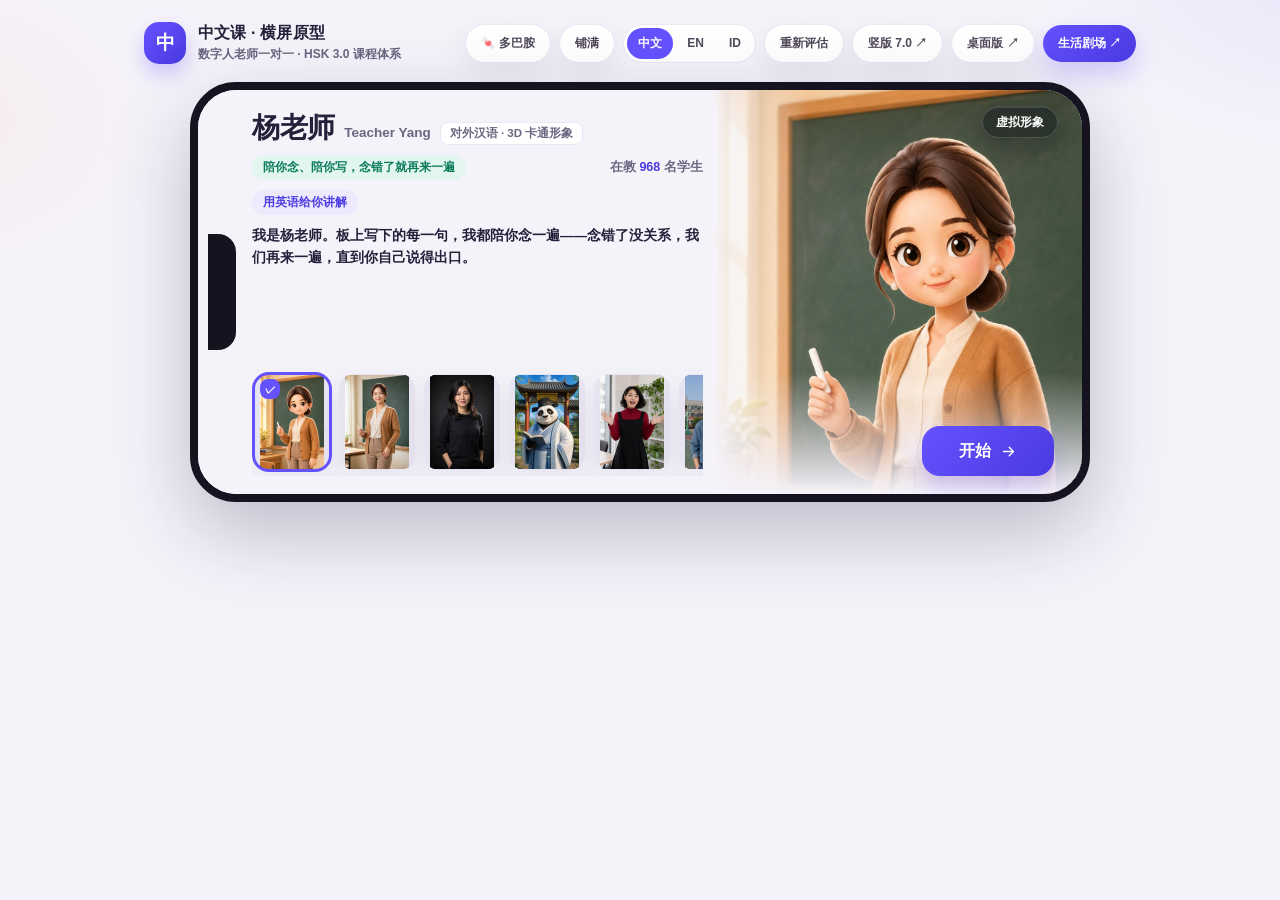
<file: index.html>
<!DOCTYPE html>
<html lang="zh-CN">
<head>
<meta charset="utf-8" />
<meta name="viewport" content="width=device-width, initial-scale=1, viewport-fit=cover" />
<title>中文课 7.0 横屏 · 黑板课堂 — 数字人老师 + HSK 3.0</title>
<link rel="stylesheet" href="skin.css" />
<!-- 横屏版只在 7.0 的皮上叠一层布局：skin.css 原样，landscape.css 只管「横过来以后东西放哪儿」 -->
<link rel="stylesheet" href="landscape.css" />
<script>
/* 视图偏好：cc.viewL = 'frame' | 'bleed'；?frame=1/0 可强制。
   和 7.0 的 cc.view 分开存：同一个源下两版共用 localStorage，在竖版里点过「铺满」不该把横版也带着铺满。
   缺省时按「像不像一台手机」自动判断——横屏手机的宽度能到 932px，
   7.0 那条「宽度 ≤ 900 就铺满」在这里不成立，所以改看触屏 + 短边。 */
(function(){
  var v='';
  try{ v = localStorage.getItem('cc.viewL') || ''; }catch(_){}
  try{
    var q = new URLSearchParams(location.search).get('frame');
    if (q==='1') v='frame'; else if (q==='0') v='bleed';
  }catch(_){}
  var phone = false;
  try{ phone = matchMedia('(pointer:coarse)').matches && Math.min(innerWidth, innerHeight) <= 540; }catch(_){}
  var bleed = v==='bleed' || (v!=='frame' && phone);
  document.documentElement.classList.toggle('bleed', bleed);
  var lang=''; try{ lang = localStorage.getItem('cc.lang')||''; }catch(_){}
  try{ var ql = new URLSearchParams(location.search).get('lang'); if (ql) lang = ql; }catch(_){}
  if (lang === 'id') document.documentElement.classList.add('lang-id');
  /* 配色：cool（黑板冷调，默认） | pop（多巴胺）。?theme=pop 可直接进 */
  var th=''; try{ th = localStorage.getItem('cc.theme')||''; }catch(_){}
  try{ var qt = new URLSearchParams(location.search).get('theme'); if (qt) th = qt; }catch(_){}
  document.documentElement.dataset.theme = (th==='pop') ? 'pop' : 'cool';
  /* 多巴胺的三套配色：citrus（默认） | berry | matcha。?pal= 可直接指定 */
  var pa=''; try{ pa = localStorage.getItem('cc.pal')||''; }catch(_){}
  try{ var qp = new URLSearchParams(location.search).get('pal'); if (qp) pa = qp; }catch(_){}
  document.documentElement.dataset.pal = (pa==='berry'||pa==='matcha') ? pa : 'citrus';
})();
</script>
</head>
<body>

<div class="shell">
  <div class="bar">
    <div class="brand">
      <div class="brand-mk" aria-hidden="true">中</div>
      <div><div class="brand-t" id="brandT">中文课 · 横屏原型</div>
        <div class="brand-s" id="brandS">数字人老师一对一 · HSK 3.0 课程体系</div></div>
    </div>
    <div class="acts">
      <button class="gbtn" id="btnTheme" aria-pressed="false">🍬 多巴胺</button>
      <span class="palsw" id="palSw" role="group" aria-label="配色"></span>
      <button class="gbtn" id="btnFrame" aria-pressed="false">铺满</button>
      <div class="langsw" role="group" aria-label="Language">
        <button class="gbtn" id="langZh" aria-pressed="true">中文</button>
        <button class="gbtn" id="langEn" aria-pressed="false">EN</button>
        <button class="gbtn" id="langId" aria-pressed="false">ID</button>
      </div>
      <button class="gbtn" id="btnReset">重新评估</button>
      <a class="gbtn" id="lnkPortrait" href="../ai-chinese-7/index.html">竖版 7.0 ↗</a>
      <a class="gbtn" href="../index.html">桌面版 ↗</a>
      <a class="sbtn" href="../theater.html?from=mobile">生活剧场 ↗</a>
    </div>
  </div>

  <div class="dev-col">
    <div class="device">
      <div class="statusbar" id="statusbar">
        <span id="clock">9:41</span>
        <span class="statusmid">
          <button class="viewbtn" id="btnThemeMini" aria-label="换一套配色">🍬</button>
          <span class="palsw mini" id="palSwMini" role="group" aria-label="配色"></span>
          <button class="viewbtn" id="btnFrameMini" aria-label="切换到手机框视图">手机框</button>
        </span>
        <span class="status-icons"><span>●●●</span><span>WiFi</span><span>100%</span></span>
      </div>
      <div id="screens"></div>
      <div id="dock"></div>
      <nav class="tabbar hide" id="tabbar"></nav>
      <div class="sheet" id="sheet"><div class="sheet-bg" id="sheetBg"></div><div class="sheet-c" id="sheetC"></div></div>
      <div class="toast" id="toast" role="status"></div>
    </div>
  </div>
</div>
<!-- 铺满视图下手机是竖着拿的：这一版只为横屏排过版，先请人转过来，
     并给两条退路（看竖版 7.0 / 在这台设备上看手机框）。手机框视图不出这层。 -->
<div class="rotate" id="rotate" role="dialog" aria-labelledby="rotT">
  <div class="rotate-in">
    <div class="rotate-ph" aria-hidden="true"><i></i></div>
    <h2 id="rotT">把手机横过来</h2>
    <p id="rotS">这一版是横屏原型，黑板和老师按横着的屏幕排过。</p>
    <div class="rotate-act">
      <a class="gbtn" id="rotPortrait" href="../ai-chinese-7/index.html">看竖版 7.0</a>
      <button class="gbtn" id="rotFrame">在这里看手机框</button>
    </div>
  </div>
</div>
<div id="fx" aria-hidden="true"></div>
<div class="sr" aria-live="polite" id="live"></div>

<script src="lesson-core.js"></script>
<script>
/* ============================================================
   1. 数据 —— 与桌面版 index.html 同一套（2025 年 HSK 考试大纲）
   ============================================================ */
const HSK = [
  { lv:1, words:300,   read:246,  write:0,    lessons:40,  use:{ zh:'应付最基本的日常交际', en:'Handle the most basic daily exchanges' } },
  { lv:2, words:500,   read:371,  write:100,  lessons:30,  use:{ zh:'处理简单的生活与工作事务', en:'Manage simple daily and work matters' } },
  { lv:3, words:1000,  read:655,  write:250,  lessons:65,  use:{ zh:'在中文环境里独立生活', en:'Live independently in a Chinese-speaking environment' } },
  { lv:4, words:2000,  read:1096, write:400,  lessons:120, use:{ zh:'用中文工作、读懂一般文件', en:'Work in Chinese and read ordinary documents' } },
  { lv:5, words:3600,  read:1527, write:550,  lessons:185, use:{ zh:'进入中文授课的专业学习', en:'Enter degree study taught in Chinese' } },
  { lv:6, words:5400,  read:1940, write:700,  lessons:215, use:{ zh:'胜任专业场合的表达', en:'Hold your own in professional settings' } }
];
const EXAM = { date:'2026-12-13', label:{ zh:'HSK 3.0 首场考试', en:'First HSK 3.0 sitting' } };

const UNITS = [
  { n:1, from:1,  to:7,  zh:'见面与问候',       en:'Meeting and greeting',        d:{ zh:'打招呼、说名字、道谢与告别', en:'Greet, give your name, thank, part' } },
  { n:2, from:8,  to:14, zh:'我和我的家人',     en:'Me and my family',            d:{ zh:'介绍自己、家人、国籍与职业', en:'Introduce yourself, family, nationality, job' } },
  { n:3, from:15, to:21, zh:'数字、时间与约定', en:'Numbers, time, arrangements', d:{ zh:'说数字与时间，和人约一个时间', en:'Say numbers and times, arrange to meet' } },
  { n:4, from:22, to:28, zh:'吃饭与买东西',     en:'Eating and shopping',         d:{ zh:'点餐、问价、说要与不要', en:'Order, ask prices, say what you want' } },
  { n:5, from:29, to:34, zh:'地方、方向与出行', en:'Places and getting around',   d:{ zh:'问路、说位置、坐车', en:'Ask the way, say where things are, take transport' } },
  { n:6, from:35, to:40, zh:'一天的安排',       en:'Your day',                    d:{ zh:'说日程、天气与简单的打算', en:'Talk about your day, the weather, simple plans' } }
];

/* 第 15 课的课时内容与全屏讲解在 lesson-core.js，两端共用 */
const LC = window.LessonCore;
const L15 = LC.L15;

const SAMPLE_GOALS = {
  1:{ zh:'能说出自己的名字，并问别人叫什么', en:'Give your own name and ask someone else’s' },
  2:{ zh:'能说清你是哪国人、做什么的、家里有谁', en:'Say where you are from, what you do, and who is in your family' },
  3:L15.goal,
  4:{ zh:'能点一样吃的、问清价钱并付钱', en:'Order something to eat, ask the price, and pay' },
  5:{ zh:'能问路，并听懂简单的方向', en:'Ask the way and follow simple directions' },
  6:{ zh:'能说出一天的安排和天气', en:'Talk about your day and the weather' }
};

/* 课后剧场 · 竖版六幕。按桌面 theater.html 的六段结构扩写：
   序章 → 楼道 → 门口 → 熊猫老师示范 → 小广场 → 夜市收束。
   每一幕拆成演出节拍；转场、对白、追问、示范、跟读与选择题都在这里。 */
const THEATER_CAST = {
  narrator:{ name:{zh:'旁白',en:'Narrator',id:'Narator'}, avatar:'assets/scene-zhouyuan.jpg' },
  zhou:    { name:{zh:'周远',en:'Zhou Yuan',id:'Zhou Yuan'}, avatar:'assets/scene-zhouyuan.jpg' },
  linhao:  { name:{zh:'林浩',en:'Lin Hao',id:'Lin Hao'}, avatar:'assets/scene-moving.jpg' },
  panda:   { name:{zh:'熊猫老师',en:'Panda teacher',id:'Guru Panda'}, avatar:'assets/panda-teacher-v2.jpg' },
  chen:    { name:{zh:'陈叔',en:'Uncle Chen',id:'Paman Chen'}, avatar:'assets/scene-chen.jpg' },
  alan:    { name:{zh:'阿岚',en:'A Lan',id:'A Lan'}, avatar:'assets/scene-alan.jpg' }
};

const THEATER_ACTS = [
  {
    id:'prologue',
    nav:{zh:'序章',en:'Prologue',id:'Prolog'},
    scene:{zh:'黄昏的海棠街',en:'Haitang Street at dusk',id:'Jalan Haitang saat senja'},
    time:{zh:'约 2 分钟',en:'about 2 min',id:'sekitar 2 menit'},
    image:'assets/序章.png',
    beats:[
      {
        type:'title',
        who:'zhou',
        line:{zh:'序章 · 黄昏的海棠街',en:'Prologue · Haitang Street at dusk',id:'Prolog · Jalan Haitang saat senja'},
        stage:{zh:'傍晚六点。灯笼一盏一盏亮起来，街上开始有锅气和脚步声。',en:'Six in the evening. Lanterns come on one by one; the street fills with cooking steam and footsteps.',id:'Pukul enam sore. Lampion menyala satu per satu; jalan mulai dipenuhi uap makanan dan langkah kaki.'},
        title:{zh:'先走进这条街',en:'Step into the street',id:'Masuk ke jalan ini'},
        actionCopy:{zh:'这一场不用回答。先看见人、听见环境，故事才会成立。',en:'No answer needed yet. See the people and hear the place first.',id:'Belum perlu menjawab. Lihat orang dan dengar suasananya dulu.'}
      },
      {
        type:'narration',
        who:'narrator',
        line:{zh:'傍晚六点，海棠街的灯笼一盏一盏亮起来。',en:'At six in the evening, the lanterns of Haitang Street come on one by one.',id:'Pukul enam sore, lampion di Jalan Haitang menyala satu per satu.'},
        stage:{zh:'锅盖响，椅子拖过地面，远处有人在喊“还差一盏”。',en:'Lids clatter, chairs scrape, and someone calls from farther down: “One lamp still missing.”',id:'Tutup panci berbunyi, kursi bergeser, dan seseorang berseru dari kejauhan: “Masih kurang satu lampu.”'},
        title:{zh:'街上要开夜市了',en:'The night market is about to open',id:'Pasar malam akan segera dibuka'},
        actionCopy:{zh:'你拖着箱子，从街口慢慢往里走。',en:'You pull your suitcase in slowly from the end of the street.',id:'Kamu menyeret koper pelan-pelan dari ujung jalan.'}
      },
      {
        type:'narration',
        who:'narrator',
        line:{zh:'有人搬走，有人搬来。今天，这条街上多了一个新邻居——就是你。',en:'People move out; people move in. Today the street has one more new neighbor — you.',id:'Ada yang pindah keluar, ada yang pindah masuk. Hari ini jalan ini kedatangan satu tetangga baru — kamu.'},
        stage:{zh:'门口堆着两个纸箱。你刚放下最后一个，头顶的灯闪了一下。',en:'Two boxes wait at the door. As you set the last one down, the light overhead flickers.',id:'Dua kardus menunggu di depan pintu. Saat kamu meletakkan yang terakhir, lampu di atas berkedip.'},
        title:{zh:'你就是那个新邻居',en:'You are the new neighbor',id:'Kamulah tetangga baru itu'},
        actionCopy:{zh:'先记住这一句：有人搬来。等会儿楼道里还会听到它。',en:'Hold onto this idea: someone just moved in. You will hear it again in the hallway.',id:'Ingat ide ini: ada yang baru pindah. Nanti di lorong kamu akan mendengarnya lagi.'}
      },
      {
        type:'line',
        who:'zhou',
        line:{zh:'夜市还差最后一盏灯……今晚一定要亮起来。',en:'The night market still needs one last lamp… it has to light up tonight.',id:'Pasar malam tinggal kurang satu lampu terakhir… malam ini harus menyala.'},
        py:'Yèshì hái chà zuìhòu yì zhǎn dēng… jīnwǎn yídìng yào liàng qǐlái.',
        stage:{zh:'周远站在街角的梯子上，手里捏着一截电线，抬头看了一眼天色。',en:'Zhou Yuan stands on a ladder at the corner, a wire in his hand, glancing up at the sky.',id:'Zhou Yuan berdiri di tangga di sudut jalan, memegang kabel, dan melirik langit.'},
        title:{zh:'先听见“夜市”',en:'Catch the word “night market”',id:'Tangkap kata “pasar malam”'},
        actionCopy:{zh:'这句只要听懂“夜市”和“灯”就够了。',en:'Just catch 夜市 — night market — and 灯 — lamp.',id:'Cukup pahami 夜市 — pasar malam — dan 灯 — lampu.'},
        hint:{zh:'关键词：夜市 = night market；灯 = lamp。',en:'Key words: 夜市 = night market; 灯 = lamp.',id:'Kata kunci: 夜市 = pasar malam; 灯 = lampu.'}
      }
    ]
  },
  {
    id:'hallway',
    nav:{zh:'楼道',en:'Hallway',id:'Lorong'},
    scene:{zh:'楼道 · 新邻居',en:'Hallway · New neighbor',id:'Lorong · Tetangga baru'},
    time:{zh:'约 4 分钟',en:'about 4 min',id:'sekitar 4 menit'},
    image:'assets/第一幕.png',
    beats:[
      {
        type:'title',
        who:'linhao',
        line:{zh:'第一幕 · 楼道',en:'Act One · The hallway',id:'Babak Satu · Lorong'},
        stage:{zh:'纸箱堵了半边楼道。林浩抱着一只箱子，正好抬头看见你。',en:'Boxes fill half the hallway. Lin Hao looks up from the one he is carrying and sees you.',id:'Kardus memenuhi separuh lorong. Lin Hao mendongak dari kardus yang dipeluknya dan melihatmu.'},
        title:{zh:'第一次听懂中文问候',en:'Understand a first Chinese greeting',id:'Pahami sapaan Mandarin pertama'},
        actionCopy:{zh:'先不用开口。你要抓住的是：他是不是在问，你刚搬来吗？',en:'No need to speak yet. Listen for one thing: is he asking whether you just moved in?',id:'Belum perlu bicara. Dengarkan satu hal: apakah dia bertanya kamu baru pindah?'}
      },
      {
        type:'line',
        who:'linhao',
        line:{zh:'你好！你是新搬来的吗？',en:'Hi! Are you the new neighbor?',id:'Halo! Kamu yang baru pindah, ya?'},
        py:'Nǐ hǎo! Nǐ shì xīn bān lái de ma?',
        stage:{zh:'他把箱子放下，拍了拍手上的灰，朝你点了点头。',en:'He sets the box down, dusts his hands, and nods to you.',id:'Dia meletakkan kardus, menepuk debu di tangannya, lalu mengangguk.'},
        title:{zh:'先听，不抢答',en:'Listen first',id:'Dengar dulu'},
        actionCopy:{zh:'注意「新搬来的」。这是你今天要听懂的核心词。',en:'Listen for 新搬来的 — “just moved in.” That is today’s key phrase.',id:'Dengarkan 新搬来的 — “baru pindah.” Itu frasa kunci hari ini.'},
        hint:{zh:'「新搬来的」= 刚搬到这里住的人。',en:'新搬来的 = someone who has just moved in here.',id:'新搬来的 = orang yang baru pindah ke sini.'}
      },
      {
        type:'choice',
        who:'linhao',
        kind:'circle',
        line:{zh:'门口这么多纸箱……你是新搬来的，对不对？',en:'So many boxes at the door… you just moved in, right?',id:'Banyak kardus di depan pintu… kamu baru pindah, benar kan?'},
        py:'Ménkǒu zhème duō zhǐxiāng… nǐ shì xīn bān lái de, duì bu duì?',
        stage:{zh:'他指了指门边的纸箱，又指了指你。问题比刚才更短、更清楚了。',en:'He points at the boxes, then at you. The question is shorter and clearer now.',id:'Dia menunjuk kardus, lalu menunjukmu. Pertanyaannya lebih pendek dan jelas.'},
        title:{zh:'追问 1 · 是，还是不是',en:'Follow-up 1 · yes or no',id:'Pertanyaan lanjutan 1 · ya atau tidak'},
        actionCopy:{zh:'选一个最像你此刻情况的回答。',en:'Choose the answer that fits your situation right now.',id:'Pilih jawaban yang paling cocok dengan situasimu sekarang.'},
        options:[
          { zh:'对，我是新搬来的', py:'Duì, wǒ shì xīn bān lái de', en:'Yes, I just moved in.', id:'Ya, saya baru pindah.', ok:true,
            feedback:{zh:'对，新邻居！欢迎欢迎。',en:'Right — a new neighbor! Welcome.',id:'Benar, tetangga baru! Selamat datang.'} },
          { zh:'不对，我住了很久了', py:'Bú duì, wǒ zhù le hěn jiǔ le', en:'No, I have lived here a long time.', id:'Bukan, saya sudah lama di sini.', ok:false,
            feedback:{zh:'嗯？我们再看一次——门口这么多纸箱，你是新搬来的，对不对？',en:'Hm? Let us look again — so many boxes at the door. You just moved in, right?',id:'Hm? Kita lihat lagi — banyak kardus di pintu. Kamu baru pindah, benar kan?'} }
        ]
      },
      {
        type:'choice',
        who:'linhao',
        kind:'circle',
        line:{zh:'你是新搬来的，还是老邻居？',en:'Are you new here, or an old neighbor?',id:'Kamu baru pindah, atau tetangga lama?'},
        py:'Nǐ shì xīn bān lái de, háishi lǎo línjū?',
        stage:{zh:'林浩把两只箱子往墙边挪了挪，给你让出一条路。',en:'Lin Hao shifts two boxes aside and clears a path for you.',id:'Lin Hao menyingkirkan dua kardus dan memberi jalan.'},
        title:{zh:'追问 2 · 二选一',en:'Follow-up 2 · this or that',id:'Pertanyaan lanjutan 2 · pilih satu'},
        actionCopy:{zh:'这次只分两个方向：新搬来的，还是老邻居？',en:'This time there are only two choices: just moved in, or an old neighbor?',id:'Kali ini hanya dua pilihan: baru pindah, atau tetangga lama?'},
        options:[
          { zh:'新搬来的 📦', py:'xīn bān lái de', en:'I just moved in.', id:'baru pindah.', ok:true,
            feedback:{zh:'哦——新搬来的。我说嘛。',en:'Oh — you just moved in. I figured.',id:'Oh — jadi kamu baru pindah. Pantas.'} },
          { zh:'老邻居 🏠', py:'lǎo línjū', en:'an old neighbor.', id:'tetangga lama.', ok:false,
            feedback:{zh:'嗯？我们再看一次——纸箱还在门口呢。你是新搬来的，还是老邻居？',en:'Hm? Look again — the boxes are still at the door. New here, or an old neighbor?',id:'Hm? Lihat lagi — kardusnya masih di pintu. Baru pindah, atau tetangga lama?'} }
        ]
      },
      {
        type:'choice',
        who:'linhao',
        kind:'circle',
        line:{zh:'那——谁是刚搬来的？是你，还是我？',en:'So — who just moved here? You, or me?',id:'Jadi — siapa yang baru pindah? Kamu, atau saya?'},
        py:'Nà—— shéi shì gāng bān lái de? Shì nǐ, háishi wǒ?',
        stage:{zh:'他笑着指了指你手里的钥匙，又指了指自己身后的 304 门牌。',en:'Smiling, he points at the key in your hand, then at the number 304 behind him.',id:'Sambil tersenyum, dia menunjuk kunci di tanganmu, lalu nomor 304 di belakangnya.'},
        title:{zh:'追问 3 · 是谁',en:'Follow-up 3 · who?',id:'Pertanyaan lanjutan 3 · siapa?'},
        actionCopy:{zh:'把“你”和“我”分清，这一问就听懂了。',en:'Tell “you” from “me,” and this question is yours.',id:'Bedakan “kamu” dan “saya,” lalu pertanyaan ini selesai.'},
        options:[
          { zh:'是我 👋', py:'shì wǒ', en:'Me.', id:'Saya.', ok:true,
            feedback:{zh:'对，是你。你刚搬来，我住三楼。',en:'Right, it is you. You just moved in; I am on the third floor.',id:'Benar, kamu. Kamu baru pindah; saya di lantai tiga.'} },
          { zh:'是你 🤝', py:'shì nǐ', en:'You.', id:'Kamu.', ok:false,
            feedback:{zh:'慢慢来，是我问你——谁是刚搬来的？是你，还是我？',en:'Take it easy — I am the one asking. Who just moved here? You, or me?',id:'Pelan-pelan, saya yang bertanya. Siapa yang baru pindah? Kamu, atau saya?'} }
        ]
      },
      {
        type:'choice',
        who:'linhao',
        kind:'listen',
        line:{zh:'林浩最想确认的是什么？',en:'What does Lin Hao most want to check?',id:'Apa yang paling ingin Lin Hao pastikan?'},
        stage:{zh:'三段追问都围着同一件事。现在把意思收拢起来。',en:'All three follow-ups circle the same thing. Now pull the meaning together.',id:'Ketiga pertanyaan lanjutan mengarah ke hal yang sama. Sekarang satukan maknanya.'},
        title:{zh:'听辨选择',en:'Listening check',id:'Cek menyimak'},
        actionCopy:{zh:'不用看完整汉字，凭刚才听到的意思选。',en:'Choose from the meaning you just heard, not from reading every character.',id:'Pilih dari makna yang baru kamu dengar, bukan dari membaca semua huruf.'},
        options:[
          { zh:'你是不是新搬来的', py:'Nǐ shì bu shì xīn bān lái de', en:'whether you just moved in.', id:'apakah kamu baru pindah.', ok:true,
            feedback:{zh:'三句追问之后，你已经能抓住「新搬来的」。这是你今天听懂的第一句中文。',en:'After three follow-ups, you caught 新搬来的. That is the first Chinese you understood today.',id:'Setelah tiga pertanyaan, kamu menangkap 新搬来的 — baru pindah. Itu bahasa Mandarin pertama yang kamu pahami hari ini.'} },
          { zh:'你叫什么名字', py:'Nǐ jiào shénme míngzi', en:'what your name is.', id:'siapa namamu.', ok:false,
            feedback:{zh:'还没问到名字。再听一次：他问的是“新搬来的”。',en:'He has not asked your name yet. Listen again: he is asking whether you just moved in.',id:'Dia belum menanyakan namamu. Dengarkan lagi: dia bertanya apakah kamu baru pindah.'} },
          { zh:'你从哪儿来', py:'Nǐ cóng nǎr lái', en:'where you are from.', id:'dari mana asalmu.', ok:false,
            feedback:{zh:'“从哪儿来”是下一幕的问题。这一问还是“新搬来的”。',en:'“Where are you from” comes later. This one is still about having just moved in.',id:'“Dari mana” muncul nanti. Yang ini masih tentang baru pindah.'} }
        ]
      },
      {
        type:'line',
        who:'linhao',
        line:{zh:'我就住在三楼，304。有事就来敲门。',en:'I live on the third floor, 304. Knock if you need anything.',id:'Saya tinggal di lantai tiga, nomor 304. Kalau ada perlu, ketuk saja pintu saya.'},
        py:'Wǒ jiù zhù zài sān lóu, sān líng sì. Yǒu shì jiù lái qiāo mén.',
        stage:{zh:'他替你把最上面的箱子搬到门边，钥匙在锁孔里响了一声。',en:'He moves the top box to your door. The key clicks in the lock.',id:'Dia memindahkan kardus paling atas ke dekat pintumu. Kunci berbunyi di lubangnya.'},
        title:{zh:'邻居留下了门牌号',en:'Your neighbor leaves a door number',id:'Tetanggamu memberi nomor pintu'},
        actionCopy:{zh:'记住 304 就够了。故事接着走到门口。',en:'Just keep 304. The story now moves to the doorway.',id:'Cukup ingat 304. Cerita berlanjut ke depan pintu.'},
        hint:{zh:'三楼 = third floor；304 = room 304。',en:'三楼 = third floor; 304 = room 304.',id:'三楼 = lantai tiga; 304 = kamar 304.'}
      }
    ]
  },
  {
    id:'doorway',
    nav:{zh:'门口',en:'Doorway',id:'Pintu'},
    scene:{zh:'门口 · 第一次开口',en:'Doorway · First words',id:'Pintu · Pertama bicara'},
    time:{zh:'约 3 分钟',en:'about 3 min',id:'sekitar 3 menit'},
    image:'assets/第一幕.png',
    beats:[
      {
        type:'title',
        who:'linhao',
        line:{zh:'第二幕 · 门口',en:'Act Two · At the door',id:'Babak Dua · Di depan pintu'},
        stage:{zh:'箱子搬进了屋。门还开着，楼道的灯照在地板上。',en:'The boxes are inside. The door is still open; the hallway light spills across the floor.',id:'Kardus sudah masuk. Pintu masih terbuka; lampu lorong jatuh ke lantai.'},
        title:{zh:'第一次说出自己的名字',en:'Say your name for the first time',id:'Sebutkan namamu untuk pertama kali'},
        actionCopy:{zh:'这一场只做一件小事：用中文说“我叫 + 名字”。',en:'One small job here: say 我叫 + your name in Chinese.',id:'Satu tugas kecil: ucapkan 我叫 + namamu dalam bahasa Mandarin.'}
      },
      {
        type:'line',
        who:'linhao',
        line:{zh:'你叫什么名字？',en:'What is your name?',id:'Siapa namamu?'},
        py:'Nǐ jiào shénme míngzi?',
        stage:{zh:'他站在门口，没有催你。熊猫老师的声音从耳机里轻轻出现。',en:'He waits at the door without rushing you. The panda teacher’s voice appears softly in your ear.',id:'Dia menunggu di pintu tanpa mendesak. Suara Guru Panda terdengar pelan di telingamu.'},
        title:{zh:'听清“名字”',en:'Catch “name”',id:'Tangkap kata “nama”'},
        actionCopy:{zh:'关键词是“名字”。接下来轮到你说。',en:'The key word is 名字 — name. Next it is your turn.',id:'Kata kuncinya 名字 — nama. Berikutnya giliranmu.'},
        hint:{zh:'你叫什么名字？= What is your name?',en:'你叫什么名字？ = What is your name?',id:'你叫什么名字？ = Siapa namamu?'}
      },
      {
        type:'speak',
        who:'linhao',
        line:{zh:'你叫什么名字？',en:'What is your name?',id:'Siapa namamu?'},
        py:'Nǐ jiào shénme míngzi?',
        stage:{zh:'林浩把门扶住，等你回答。说短句就够了。',en:'Lin Hao holds the door and waits. A short answer is enough.',id:'Lin Hao menahan pintu dan menunggumu. Jawaban singkat sudah cukup.'},
        title:{zh:'用中文告诉他你的名字',en:'Tell him your name in Chinese',id:'Katakan namamu dalam bahasa Mandarin'},
        actionCopy:{zh:'说“我叫 + 你的名字”。不用解释，也不用一次说完整自我介绍。',en:'Say 我叫 + your name. No explanation needed yet.',id:'Ucapkan 我叫 + namamu. Belum perlu penjelasan.'},
        hint:{zh:'句式：我叫 ＿＿。关键词是“叫”。',en:'Pattern: 我叫 ＿＿. The key word is 叫.',id:'Pola: 我叫 ＿＿. Kata kuncinya 叫.'},
        target:{zh:'我叫 Emma。',en:'My name is Emma.',id:'Nama saya Emma.'},
        targetPy:'Wǒ jiào Emma.'
      },
      {
        type:'line',
        who:'linhao',
        line:{zh:'我叫林浩。很高兴认识你！',en:'I am Lin Hao. Nice to meet you!',id:'Nama saya Lin Hao. Senang berkenalan denganmu!'},
        py:'Wǒ jiào Lín Hào. Hěn gāoxìng rènshi nǐ!',
        stage:{zh:'他把名字说得很慢，怕你漏掉。',en:'He says his name slowly so you do not miss it.',id:'Dia menyebut namanya pelan agar tidak terlewat.'},
        title:{zh:'对话真的开始了',en:'The conversation has begun',id:'Percakapan benar-benar dimulai'},
        actionCopy:{zh:'你也听到了他的名字：林浩。',en:'You caught his name too: Lin Hao.',id:'Kamu juga menangkap namanya: Lin Hao.'}
      },
      {
        type:'narration',
        who:'narrator',
        line:{zh:'楼道里的灯亮着。你们的第一次对话，就这样开始了。',en:'The hallway light stays on. Your first conversation has begun.',id:'Lampu lorong masih menyala. Percakapan pertamamu dimulai.'},
        stage:{zh:'熊猫老师没有打断你们。等林浩转身后，她才轻轻开口。',en:'The panda teacher does not interrupt. Only after Lin Hao turns away does she speak softly.',id:'Guru Panda tidak menyela. Setelah Lin Hao berbalik, barulah dia berbicara pelan.'},
        title:{zh:'先把这句话留住',en:'Keep this sentence',id:'Simpan kalimat ini'},
        actionCopy:{zh:'“我叫 + 名字”已经能用了。下一幕，老师把它变得更自然。',en:'“我叫 + name” already works. Next, the teacher makes it sound more natural.',id:'“我叫 + nama” sudah bisa dipakai. Berikutnya, guru membuatnya lebih alami.'}
      }
    ]
  },
  {
    id:'interlude',
    nav:{zh:'熊猫老师示范',en:'Panda teacher',id:'Guru Panda'},
    scene:{zh:'幕间 · 熊猫老师说',en:'Interlude · The panda teacher',id:'Jeda · Guru Panda'},
    time:{zh:'约 3 分钟',en:'about 3 min',id:'sekitar 3 menit'},
    image:'assets/幕间.png',
    beats:[
      {
        type:'title',
        who:'panda',
        line:{zh:'幕间 · 熊猫老师说',en:'Interlude · The panda teacher',id:'Jeda · Guru Panda'},
        stage:{zh:'街上的声音退远了一点。熊猫老师从画面侧面走进来。',en:'The street noise fades a little. The panda teacher steps in from the side.',id:'Suara jalan mereda. Guru Panda masuk dari sisi layar.'},
        title:{zh:'把两句合成一句',en:'Put two ideas into one sentence',id:'Gabungkan dua ide dalam satu kalimat'},
        actionCopy:{zh:'这一场不考你，只给你一个更自然的完整说法。',en:'No test here — just a more natural, complete sentence.',id:'Tidak ada ujian di sini — hanya kalimat lengkap yang lebih alami.'}
      },
      {
        type:'line',
        who:'panda',
        line:{zh:'说得不错。想更自然一点，可以这样说——',en:'Not bad. To sound more natural, you can say it like this —',id:'Bagus. Kalau mau terdengar lebih alami, bisa bilang begini —'},
        py:'Shuō de búcuò. Xiǎng gèng zìrán yìdiǎn, kěyǐ zhèyàng shuō——',
        stage:{zh:'老师先夸了你刚才那一步，然后停了一下，让你准备听完整句。',en:'She first credits the step you just took, then pauses so you can prepare.',id:'Dia menghargai langkahmu tadi, lalu berhenti sebentar agar kamu siap.'},
        title:{zh:'先听完整句',en:'Hear the full sentence first',id:'Dengar kalimat lengkapnya dulu'},
        actionCopy:{zh:'顺序很简单：先说名字，再说从哪儿来。',en:'The order is simple: name first, then where you are from.',id:'Urutannya sederhana: nama dulu, lalu asalmu.'}
      },
      {
        type:'model',
        who:'panda',
        line:{zh:'我叫 Emma，我从 London 来。',en:'My name is Emma. I am from London.',id:'Nama saya Emma. Saya dari London.'},
        py:'Wǒ jiào Emma, wǒ cóng London lái.',
        stage:{zh:'老师把一句话分成两段，手指在空气里点了两下。',en:'She divides the sentence into two beats and taps the air twice.',id:'Dia membagi kalimat menjadi dua bagian dan mengetuk udara dua kali.'},
        title:{zh:'老师示范 · 两个节拍',en:'Teacher model · two beats',id:'Contoh guru · dua ketukan'},
        actionCopy:{zh:'先听“我叫…”，再听“我从…来”。最后再把两句连起来。',en:'Hear 我叫… first, then 我从…来. Join them only at the end.',id:'Dengar 我叫… dulu, lalu 我从…来. Gabungkan di akhir.'},
        chunks:[
          {zh:'我叫…',en:'my name is…',id:'nama saya…'},
          {zh:'我从…来',en:'I am from…',id:'saya dari…'}
        ],
        hint:{zh:'句式：我叫 + 名字，我从 + 城市 + 来。',en:'Pattern: 我叫 + name, 我从 + city + 来.',id:'Pola: 我叫 + nama, 我从 + kota + 来.'}
      },
      {
        type:'repeat',
        who:'panda',
        line:{zh:'我叫 Emma，我从 London 来。',en:'My name is Emma. I am from London.',id:'Nama saya Emma. Saya dari London.'},
        py:'Wǒ jiào Emma, wǒ cóng London lái.',
        stage:{zh:'老师把话筒递给你。这里可以换成你自己的名字和城市。',en:'She passes you the mic. Swap in your own name and city here.',id:'Dia menyerahkan mikrofon. Ganti dengan namamu dan kotamu di sini.'},
        title:{zh:'跟着说一次',en:'Say it once with her',id:'Ucapkan sekali bersama guru'},
        actionCopy:{zh:'不用追求快。两个短句之间可以停一下。',en:'Do not rush. A pause between the two parts is fine.',id:'Jangan terburu-buru. Jeda di antara dua bagian tidak masalah.'},
        hint:{zh:'我叫 ＿＿，我从 ＿＿ 来。',en:'我叫 ＿＿, 我从 ＿＿ 来.',id:'我叫 ＿＿, 我从 ＿＿ 来.'},
        target:{zh:'我叫 Emma，我从 London 来。',en:'My name is Emma. I am from London.',id:'Nama saya Emma. Saya dari London.'},
        targetPy:'Wǒ jiào Emma, wǒ cóng London lái.'
      },
      {
        type:'line',
        who:'panda',
        line:{zh:'很好，这句你已经能自己用了。',en:'Good — you can use this sentence on your own now.',id:'Bagus, kalimat ini sudah bisa kamu pakai sendiri.'},
        py:'Hěn hǎo, zhè jù nǐ yǐjīng néng zìjǐ yòng le.',
        stage:{zh:'她退后半步，把画面重新让给海棠街。远处传来椅子挪动的声音。',en:'She steps back and returns the frame to Haitang Street. Chairs scrape in the distance.',id:'Dia mundur dan mengembalikan layar ke Jalan Haitang. Kursi bergeser di kejauhan.'},
        title:{zh:'把句子带到街上',en:'Take it back to the street',id:'Bawa kalimat itu kembali ke jalan'},
        actionCopy:{zh:'下一场换个地方、换个人。你还会用到这一句。',en:'Next scene: a new place and a new person. You will use it again.',id:'Berikutnya: tempat dan orang baru. Kamu akan memakainya lagi.'}
      }
    ]
  },
  {
    id:'square',
    nav:{zh:'小广场',en:'Small square',id:'Lapangan kecil'},
    scene:{zh:'第三幕 · 小广场',en:'Act Three · The small square',id:'Babak Tiga · Lapangan kecil'},
    time:{zh:'约 4 分钟',en:'about 4 min',id:'sekitar 4 menit'},
    image:'assets/第三幕.png',
    beats:[
      {
        type:'title',
        who:'chen',
        line:{zh:'第三幕 · 小广场',en:'Act Three · The small square',id:'Babak Tiga · Lapangan kecil'},
        stage:{zh:'天已经黑了一半。小广场的灯刚亮，陈叔正把一张旧木桌搬出来。',en:'The sky is half dark. The square lights just came on; Uncle Chen is carrying out an old wooden table.',id:'Langit sudah setengah gelap. Lampu lapangan baru menyala; Paman Chen mengeluarkan meja kayu tua.'},
        title:{zh:'同一种能力，换个场景再来一次',en:'The same ability, in a new scene',id:'Kemampuan yang sama, suasana baru'},
        actionCopy:{zh:'这次没有先示范。你听到问题后自己选一个说法。',en:'No model first this time. Hear the question and choose how to answer.',id:'Kali ini tanpa contoh dulu. Dengar pertanyaan dan pilih jawabanmu.'}
      },
      {
        type:'line',
        who:'chen',
        line:{zh:'晚上一起去小广场吧。你是从哪儿来的？',en:'Let us go to the small square tonight. Where are you from?',id:'Nanti malam ikut ke lapangan kecil, yuk. Kamu dari mana?'},
        py:'Wǎnshang yìqǐ qù xiǎo guǎngchǎng ba. Nǐ shì cóng nǎr lái de?',
        stage:{zh:'陈叔把木桌放稳，拍了拍桌面，示意你坐到灯下。',en:'Uncle Chen sets the table down, pats it, and gestures for you to sit under the light.',id:'Paman Chen meletakkan meja, menepuknya, dan memberi isyarat agar kamu duduk di bawah lampu.'},
        title:{zh:'换个人问路',en:'A new person asks',id:'Orang baru bertanya'},
        actionCopy:{zh:'关键词是“从哪儿来”。先听出来，再回答。',en:'The key phrase is 从哪儿来 — where from. Catch it first.',id:'Frasa kuncinya 从哪儿来 — dari mana. Tangkap dulu.'},
        hint:{zh:'陈叔问的是：你是从哪个地方来的？',en:'Uncle Chen is asking: where are you from?',id:'Paman Chen bertanya: kamu berasal dari mana?'}
      },
      {
        type:'narration',
        who:'narrator',
        line:{zh:'你跟着陈叔往前走。小广场的灯一盏一盏亮起来，他又回头问了一遍。',en:'You follow Uncle Chen. The square lights come on one by one; he turns and asks again.',id:'Kamu mengikuti Paman Chen. Lampu lapangan menyala satu per satu; dia menoleh dan bertanya lagi.'},
        stage:{zh:'还是同一个意思，只是位置变了，问的人也变了。',en:'Same meaning, but a different place and a different person.',id:'Makna yang sama, tetapi tempat dan orangnya berbeda.'},
        title:{zh:'从楼道走到小广场',en:'From the hallway to the square',id:'Dari lorong ke lapangan'},
        actionCopy:{zh:'接下来真的是你的回合。选你此刻最自然能说出的那句。',en:'Now it is really your turn. Choose the answer you can say most naturally right now.',id:'Sekarang benar-benar giliranmu. Pilih jawaban yang paling alami untukmu.'}
      },
      {
        type:'choice',
        who:'chen',
        kind:'transfer',
        line:{zh:'你是从哪儿来的？',en:'Where are you from?',id:'Kamu dari mana?'},
        py:'Nǐ shì cóng nǎr lái de?',
        stage:{zh:'陈叔停下来等答案。周围有人搬凳子，但没有人催你。',en:'Uncle Chen stops and waits. Chairs move nearby, but no one rushes you.',id:'Paman Chen berhenti dan menunggu. Kursi bergeser di sekitar, tetapi tidak ada yang mendesak.'},
        title:{zh:'迁移选择 · 换个人，再说一次',en:'Transfer choice · new person, say it again',id:'Pilihan transfer · orang baru, ucapkan lagi'},
        actionCopy:{zh:'三句都能把故事往下推，但支持级别不同。',en:'All three move the story on, but with different levels of support.',id:'Ketiganya melanjutkan cerita, tetapi dengan tingkat dukungan berbeda.'},
        options:[
          { zh:'我从 London 来。', py:'Wǒ cóng London lái.', en:'I am from London.', id:'Saya dari London.', ok:true, level:'independent',
            feedback:{zh:'London 来的邻居——欢迎你。我在这条街住了六十多年。',en:'A neighbor from London — welcome. I have lived on this street for over sixty years.',id:'Tetangga dari London — selamat datang. Saya sudah tinggal di jalan ini lebih dari enam puluh tahun.'} },
          { zh:'我…… London。', py:'Wǒ… London.', en:'I… London.', id:'Saya… London.', ok:true, level:'keyword',
            feedback:{zh:'London？好地方。今晚来小广场，我们再慢慢聊。熊猫老师补一句：下一次可以说完整的“我从 London 来”。',en:'London? Nice place. Come to the square tonight and we can talk slowly. Panda teacher adds: next time, try the full sentence 我从 London 来.',id:'London? Tempat bagus. Nanti malam datang ke lapangan kecil, kita ngobrol pelan-pelan. Guru Panda menambahkan: lain kali coba kalimat lengkap 我从 London 来.'} },
          { zh:'I am from London.', py:'（先用英语说了）', en:'Spoken in English first.', id:'Dijawab dalam bahasa Inggris dulu.', ok:false, level:'translation',
            feedback:{zh:'陈叔没听懂。熊猫老师说：他问的是“你是从哪儿来的”。试着说——我从 London 来。',en:'Uncle Chen did not understand. Panda teacher: he is asking where you are from. Try saying 我从 London 来.',id:'Paman Chen tidak paham. Guru Panda: dia bertanya dari mana asalmu. Coba bilang 我从 London 来.'} }
        ]
      },
      {
        type:'narration',
        who:'narrator',
        line:{zh:'小广场的人开始记住你了。不是记住一张报名表，而是记住你刚刚说出的那句话。',en:'People in the square begin to remember you — not from a form, but from the sentence you just said.',id:'Orang-orang di lapangan mulai mengingatmu — bukan dari formulir, tetapi dari kalimat yang baru kamu ucapkan.'},
        stage:{zh:'陈叔把椅子往灯下挪了一点，给你留了一个位置。',en:'Uncle Chen moves a chair closer to the light and leaves a place for you.',id:'Paman Chen menggeser kursi lebih dekat ke lampu dan menyisakan tempat untukmu.'},
        title:{zh:'你已经有位置了',en:'There is a place for you',id:'Sudah ada tempat untukmu'},
        actionCopy:{zh:'夜市要开了。最后一场，把今天发生过的事收在一起。',en:'The market is about to open. The last scene gathers today into one place.',id:'Pasar malam akan dibuka. Babak terakhir menyatukan hari ini di satu tempat.'}
      }
    ]
  },
  {
    id:'market',
    nav:{zh:'夜市收束',en:'Night market',id:'Pasar malam'},
    scene:{zh:'第四幕 · 夜市灯亮',en:'Act Four · The market lights up',id:'Babak Empat · Pasar malam menyala'},
    time:{zh:'约 2 分钟',en:'about 2 min',id:'sekitar 2 menit'},
    image:'assets/第四幕.png',
    beats:[
      {
        type:'title',
        who:'zhou',
        line:{zh:'第四幕 · 夜市收束',en:'Act Four · Night market',id:'Babak Empat · Pasar malam'},
        stage:{zh:'天黑透了。整条海棠街的灯连成一片，锅气和笑声从两头涌过来。',en:'The sky is fully dark. Lanterns line the whole street; cooking steam and laughter rise from both ends.',id:'Langit sudah gelap. Lampion di sepanjang jalan menyala; uap makanan dan tawa datang dari dua arah.'},
        title:{zh:'最后一盏灯亮起来',en:'The last lamp comes on',id:'Lampu terakhir menyala'},
        actionCopy:{zh:'这一场不再出题。听人物把今天的结果说出来。',en:'No new question here. Let the characters tell you what changed today.',id:'Tidak ada pertanyaan baru. Biarkan tokoh menceritakan hasil hari ini.'}
      },
      {
        type:'line',
        who:'zhou',
        line:{zh:'灯亮了。今晚的夜市，就等这一盏。',en:'The lamp is lit. Tonight the market was waiting for this one.',id:'Lampunya menyala. Pasar malam malam ini menunggu yang satu ini.'},
        py:'Dēng liàng le. Jīnwǎn de yèshì, jiù děng zhè yì zhǎn.',
        stage:{zh:'周远从梯子上下来，退远两步，看着整条街的灯一起亮着。',en:'Zhou Yuan climbs down, steps back, and looks at all the street lights shining together.',id:'Zhou Yuan turun dari tangga, mundur dua langkah, dan melihat semua lampu jalan menyala bersama.'},
        title:{zh:'黄昏里那句话，有了结果',en:'The dusk line has an answer',id:'Kalimat tadi sore kini berbuah'},
        actionCopy:{zh:'还记得序章里“还差最后一盏灯”吗？现在亮起来了。',en:'Remember “one last lamp missing” in the prologue? It is lit now.',id:'Ingat “kurang satu lampu” di prolog? Sekarang sudah menyala.'}
      },
      {
        type:'line',
        who:'alan',
        image:'assets/scene-alan.jpg',
        line:{zh:'新邻居？进来坐，我给你倒杯茶。',en:'The new neighbor? Come in and sit, I will pour you some tea.',id:'Tetangga baru? Masuk, duduk. Saya buatkan teh.'},
        py:'Xīn línjū? Jìnlái zuò, wǒ gěi nǐ dào bēi chá.',
        stage:{zh:'阿岚从摊位后面探出头，把一只空杯子翻正。',en:'A Lan leans out from behind the stall and turns a cup upright.',id:'A Lan menengok dari balik lapak dan membalik cangkir kosong.'},
        title:{zh:'新邻居被看见了',en:'The new neighbor is seen',id:'Tetangga baru mulai terlihat'},
        actionCopy:{zh:'她叫的“新邻居”，就是刚刚在门口搬箱子的你。',en:'“New neighbor” is you — the person carrying boxes at the door.',id:'“Tetangga baru” itu kamu — orang yang tadi mengangkat kardus di pintu.'}
      },
      {
        type:'line',
        who:'chen',
        image:'assets/scene-chen.jpg',
        line:{zh:'照片里，多了一个新邻居。',en:'There is one more new neighbor in the photograph now.',id:'Di dalam foto, ada satu tetangga baru.'},
        py:'Zhàopiàn lǐ, duō le yí gè xīn línjū.',
        stage:{zh:'陈叔举起手机。照片里，你站在灯下，林浩还举着那个纸箱。',en:'Uncle Chen lifts his phone. In the photo you stand under the light while Lin Hao still holds the box.',id:'Paman Chen mengangkat ponsel. Di foto, kamu berdiri di bawah lampu sementara Lin Hao masih memegang kardus.'},
        title:{zh:'你已经被记在这条街里',en:'You are now part of the street',id:'Kamu sudah menjadi bagian jalan ini'},
        actionCopy:{zh:'从“新搬来的”到“照片里的新邻居”，同一个词走完了整集。',en:'From “just moved in” to “the new neighbor in the photo,” the same idea carried the episode.',id:'Dari “baru pindah” menjadi “tetangga baru di foto,” ide yang sama mengalir sepanjang episode.'}
      },
      {
        type:'narration',
        who:'narrator',
        line:{zh:'你还没说很多中文。但从今天起，你不再只是一个路过的人。',en:'You do not speak much Chinese yet. But from today, you are no longer just someone passing by.',id:'Kamu belum banyak bicara bahasa Mandarin. Tapi mulai hari ini, kamu bukan lagi sekadar orang yang lewat.'},
        stage:{zh:'灯下的桌子坐满了人。你的杯子被推到中间，茶还热着。',en:'The table under the light is full. Your cup is pushed toward the middle; the tea is still warm.',id:'Meja di bawah lampu sudah penuh. Cangkirmu didorong ke tengah; tehnya masih hangat.'},
        title:{zh:'收束 · 你不再只是路过',en:'Close · no longer just passing by',id:'Penutup · bukan sekadar lewat'},
        actionCopy:{zh:'这一集的语言任务完成了：听懂问候、说出名字、换个人再说一次。',en:'This episode’s language work is complete: understand a greeting, say your name, transfer it to a new person.',id:'Tugas bahasa episode ini selesai: pahami sapaan, sebutkan nama, lalu pakai lagi dengan orang baru.'}
      },
      {
        type:'narration',
        who:'narrator',
        image:'assets/第四幕.png',
        line:{zh:'下一次，阿岚的小餐馆会问你一个问题。',en:'Next time, A Lan’s small restaurant will ask you a question.',id:'Lain kali, restoran kecil A Lan akan menanyakan sesuatu padamu.'},
        stage:{zh:'夜市没有结束。只是这一盏灯，已经从“还差一盏”变成了“亮起来了”。',en:'The night market is not over. This one lamp has simply changed from “still missing” to “lit.”',id:'Pasar malam belum berakhir. Lampu ini hanya berubah dari “masih kurang” menjadi “sudah menyala.”'},
        title:{zh:'留给下一集',en:'Leave something for next time',id:'Sisakan untuk episode berikutnya'},
        actionCopy:{zh:'走到这里，再看一眼整条街，然后谢幕。',en:'Take one last look down the street, then let the curtain fall.',id:'Tatap jalan ini sekali lagi, lalu tutup tirai.'}
      }
    ]
  }
];


/* 课后情景对话 · 阿岚早餐铺
   结课之后、生活剧场之前的一段引导式角色扮演。
   只练本课的钟点、日期、星期和约定，不引入新词。 */
const SCENARIO_CAST = {
  you:    { name:{zh:'你',en:'You',id:'Kamu'}, avatar:'' },
  linhao: { name:{zh:'林浩',en:'Lin Hao',id:'Lin Hao'}, avatar:'assets/scene-moving.jpg' },
  alan:   { name:{zh:'阿岚',en:'A Lan',id:'A Lan'}, avatar:'assets/scene-alan.jpg' }
};
const SCENARIO_SCENE = {
  zh:'海棠街 · 阿岚早餐铺',
  en:'Haitang Street · A Lan’s breakfast shop',
  id:'Jalan Haitang · Warung sarapan A Lan'
};
const SCENARIO_BEATS = [
  {
    type:'line', who:'linhao',
    line:{zh:'阿岚，早！现在几点？',en:'Morning, A Lan! What time is it?',id:'Pagi, A Lan! Sekarang jam berapa?'},
    py:'Ālán, zǎo! Xiànzài jǐ diǎn?',
    stage:{zh:'阿岚把第一屉包子端上桌，林浩抬手看表。',en:'A Lan sets down the first tray of buns as Lin Hao checks his watch.',id:'A Lan meletakkan nampan bakpao pertama; Lin Hao melihat arlojinya.'},
    kicker:{zh:'第一句',en:'Line one',id:'Kalimat pertama'},
    title:{zh:'先问现在几点',en:'Ask the time first',id:'Tanya waktunya dulu'},
    action:{zh:'抓住「几点」——数字马上就会出现在后面。',en:'Listen for 几点 — the number comes right after it.',id:'Dengarkan 几点 — angkanya langsung menyusul.'},
    hint:{zh:'现在几点？ = What time is it now?',en:'现在几点？ = What time is it now?',id:'现在几点？ = Sekarang jam berapa?'}
  },
  {
    type:'line', who:'alan',
    line:{zh:'现在八点。',en:'It’s eight o’clock.',id:'Sekarang jam delapan.'},
    py:'Xiànzài bā diǎn.',
    stage:{zh:'阿岚指了指柜台上的小钟，又给两只碗盛上豆浆。',en:'A Lan points to the small clock by the counter and fills two bowls with soy milk.',id:'A Lan menunjuk jam kecil di meja dan menuangkan susu kedelai ke dua mangkuk.'},
    kicker:{zh:'听时间',en:'Hear the time',id:'Dengarkan waktunya'},
    title:{zh:'听清数字后面的「点」',en:'Catch 点 after the number',id:'Tangkap 点 setelah angka'},
    action:{zh:'八 + 点 = 八点。听到「点」，就知道说的是钟点。',en:'八 + 点 = 八点. 点 tells you this is a clock time.',id:'八 + 点 = 八点. 点 menandakan ini waktu jam.'},
    hint:{zh:'八点 = 8:00；八点十分 = 8:10。',en:'八点 = 8:00; 八点十分 = 8:10.',id:'八点 = 8:00; 八点十分 = 8:10.'}
  },
  {
    type:'choice', who:'you', cueWho:'alan',
    cue:{zh:'现在八点。',en:'It’s eight o’clock.',id:'Sekarang jam delapan.'},
    prompt:{zh:'阿岚说「现在八点」。你想接着问日期，怎么说？',en:'A Lan says it’s eight. You want the date next — how do you ask?',id:'A Lan bilang sekarang jam delapan. Kamu ingin tahu tanggalnya — bagaimana bertanya?'},
    kicker:{zh:'轮到你',en:'Your turn',id:'Giliranmu'},
    title:{zh:'问日期用哪个词？',en:'Which word asks the date?',id:'Kata mana untuk menanyakan tanggal?'},
    action:{zh:'钟点用「点」，日期用「号」。别把两个词混在一起。',en:'Clock time takes 点; dates take 号. Keep the two apart.',id:'Jam memakai 点; tanggal memakai 号. Jangan tertukar.'},
    hint:{zh:'「今天几号？」问的是日期。',en:'今天几号？ asks for the date.',id:'今天几号？ menanyakan tanggal.'},
    options:[
      {zh:'今天几号？',py:'Jīntiān jǐ hào?',en:'What’s the date today?',id:'Tanggal berapa hari ini?',ok:true,
       feedback:{zh:'对。问日期用「几号」。',en:'Right — 几号 asks the date.',id:'Benar — 几号 menanyakan tanggal.'}},
      {zh:'今天几点？',py:'Jīntiān jǐ diǎn?',en:'What time today?',id:'Jam berapa hari ini?',ok:false,
       feedback:{zh:'这里问的是日期，数字后面要用「号」。',en:'You are asking for a date here, so use 号.',id:'Di sini kamu menanyakan tanggal, jadi gunakan 号.'}},
      {zh:'现在几号？',py:'Xiànzài jǐ hào?',en:'What date is it now?',id:'Tanggal berapa sekarang?',ok:false,
       feedback:{zh:'问日期通常说「今天几号？」，「现在」更适合问钟点。',en:'Dates usually take 今天几号？; 现在 is better for clock time.',id:'Untuk tanggal biasanya 今天几号？; 现在 lebih cocok untuk jam.'}}
    ]
  },
  {
    type:'line', who:'alan',
    line:{zh:'今天十四号，星期二。',en:'Today is the 14th, Tuesday.',id:'Hari ini tanggal empat belas, hari Selasa.'},
    py:'Jīntiān shísì hào, xīngqī èr.',
    stage:{zh:'阿岚把日历转向你们，手指在「十四」上停了一下。',en:'A Lan turns the calendar toward you and taps the 14.',id:'A Lan memutar kalender ke arah kalian dan menunjuk angka empat belas.'},
    kicker:{zh:'听见日期',en:'Hear the date',id:'Dengarkan tanggalnya'},
    title:{zh:'今天十四号，星期二',en:'Today is the 14th, Tuesday',id:'Hari ini tanggal 14, Selasa'},
    action:{zh:'日期是十四号，星期是星期二。两部分要分开听。',en:'The date is the 14th; the weekday is Tuesday. Hear them as two parts.',id:'Tanggalnya empat belas; harinya Selasa. Dengarkan sebagai dua bagian.'},
    hint:{zh:'「十四号」是日期；「星期二」是星期几。',en:'十四号 is the date; 星期二 is the weekday.',id:'十四号 adalah tanggal; 星期二 adalah hari dalam seminggu.'}
  },
  {
    type:'line', who:'linhao',
    line:{zh:'明天星期三，十五号。你明天下午几点有空？',en:'Tomorrow is Wednesday, the 15th. What time are you free tomorrow afternoon?',id:'Besok hari Rabu, tanggal lima belas. Jam berapa kamu kosong besok sore?'},
    py:'Míngtiān xīngqīsān, shíwǔ hào. Nǐ míngtiān xiàwǔ jǐ diǎn yǒu kòng?',
    stage:{zh:'林浩把手机日历推到桌子中间，等你说出明天的时间。',en:'Lin Hao slides his calendar to the middle of the table and waits for your time.',id:'Lin Hao menggeser kalender ponselnya ke tengah meja dan menunggu jawabanmu.'},
    kicker:{zh:'换到明天',en:'Move to tomorrow',id:'Pindah ke besok'},
    title:{zh:'明天星期三，十五号',en:'Tomorrow is Wednesday, the 15th',id:'Besok Rabu, tanggal 15'},
    action:{zh:'先听到「明天」，再听他问的是几点。',en:'Catch 明天 first, then listen for the question about time.',id:'Dengarkan 明天 dulu, lalu pertanyaan tentang jamnya.'},
    hint:{zh:'「明天下午几点有空？」问的是明天下午的钟点。',en:'明天下午几点有空？ asks for a time tomorrow afternoon.',id:'明天下午几点有空？ menanyakan jam besok sore.'}
  },
  {
    type:'choice', who:'you', cueWho:'linhao',
    cue:{zh:'你明天下午几点有空？',en:'What time are you free tomorrow afternoon?',id:'Jam berapa kamu kosong besok sore?'},
    prompt:{zh:'林浩问你明天下午几点有空。你怎么答？',en:'Lin Hao asks what time you are free tomorrow afternoon. How do you answer?',id:'Lin Hao bertanya jam berapa kamu kosong besok sore. Bagaimana jawabmu?'},
    kicker:{zh:'轮到你',en:'Your turn',id:'Giliranmu'},
    title:{zh:'把「三点」说完整',en:'Say the time in full',id:'Sebutkan waktunya lengkap'},
    action:{zh:'回答钟点：明天下午 + 三点 + 有空。',en:'Answer with the time: 明天下午 + 三点 + 有空.',id:'Jawab dengan waktunya: 明天下午 + 三点 + 有空.'},
    hint:{zh:'回答「几点」时，先说明天下午，再说三点。',en:'For a 几点 question, say 明天下午 and then 三点.',id:'Untuk pertanyaan 几点, sebut 明天下午 lalu 三点.'},
    options:[
      {zh:'我明天下午三点有空。',py:'Wǒ míngtiān xiàwǔ sān diǎn yǒu kòng.',en:'I’m free at three tomorrow afternoon.',id:'Saya kosong besok sore jam tiga.',ok:true,
       feedback:{zh:'对。时间放在「有空」前面。',en:'Right — the time goes before 有空.',id:'Benar — waktu diletakkan sebelum 有空.'}},
      {zh:'今天十四号。',py:'Jīntiān shísì hào.',en:'Today is the 14th.',id:'Hari ini tanggal empat belas.',ok:false,
       feedback:{zh:'他问的是明天几点，不是日期。',en:'He is asking for a time tomorrow, not the date.',id:'Dia menanyakan jam besok, bukan tanggal.'}},
      {zh:'现在八点。',py:'Xiànzài bā diǎn.',en:'It’s eight o’clock now.',id:'Sekarang jam delapan.',ok:false,
       feedback:{zh:'他问的是明天下午，不是现在。',en:'He asked about tomorrow afternoon, not now.',id:'Dia bertanya besok sore, bukan sekarang.'}}
    ]
  },
  {
    type:'line', who:'linhao',
    line:{zh:'那明天下午三点十分见，好吗？',en:'Then let’s meet at 3:10 tomorrow afternoon — okay?',id:'Kalau begitu kita bertemu besok sore jam tiga lewat sepuluh — oke?'},
    py:'Nà míngtiān xiàwǔ sān diǎn shí fēn jiàn, hǎo ma?',
    stage:{zh:'林浩把时间写在纸巾上：明天 · 15:10。',en:'Lin Hao writes the time on a napkin: tomorrow · 15:10.',id:'Lin Hao menulis waktunya di serbet: besok · 15:10.'},
    kicker:{zh:'确认约定',en:'Confirm the plan',id:'Konfirmasi janji'},
    title:{zh:'三点十分，不是三点',en:'3:10, not 3:00',id:'Jam tiga lewat sepuluh, bukan jam tiga'},
    action:{zh:'「分」跟在「点」后面：三点十分。',en:'分 follows 点: 三点十分.',id:'分 mengikuti 点: 三点十分.'},
    hint:{zh:'三点十分 = 3:10。',en:'三点十分 = 3:10.',id:'三点十分 = 3:10.'}
  },
  {
    type:'choice', who:'you', cueWho:'linhao',
    cue:{zh:'明天下午三点十分见，好吗？',en:'See you at 3:10 tomorrow afternoon, okay?',id:'Sampai bertemu besok sore jam tiga lewat sepuluh, oke?'},
    prompt:{zh:'林浩把时间定在明天下午三点十分。你要怎么确认？',en:'Lin Hao has set the time at 3:10 tomorrow afternoon. How do you confirm?',id:'Lin Hao menetapkan waktu besok sore jam tiga lewat sepuluh. Bagaimana kamu mengonfirmasi?'},
    kicker:{zh:'最后一句',en:'Last line',id:'Kalimat terakhir'},
    title:{zh:'把日期和时间一起确认',en:'Confirm the date and time together',id:'Konfirmasi tanggal dan waktunya'},
    action:{zh:'确认时把「明天」和「三点十分」都说出来。',en:'Say both 明天 and 三点十分 when you confirm.',id:'Sebutkan 明天 dan 三点十分 saat mengonfirmasi.'},
    hint:{zh:'完整确认：好，明天下午三点十分见！',en:'Full confirmation: 好，明天下午三点十分见！',id:'Konfirmasi lengkap: 好，明天下午三点十分见！'},
    options:[
      {zh:'好，明天下午三点十分见！',py:'Hǎo, míngtiān xiàwǔ sān diǎn shí fēn jiàn!',en:'Okay — see you tomorrow at 3:10 in the afternoon!',id:'Oke — sampai bertemu besok sore jam tiga lewat sepuluh!',ok:true,
       feedback:{zh:'对。日期、钟点和约定都在里面。',en:'Right — date, time and plan are all in the line.',id:'Benar — tanggal, jam, dan janjinya lengkap.'}},
      {zh:'好，明天下午三点见！',py:'Hǎo, míngtiān xiàwǔ sān diǎn jiàn!',en:'Okay — see you tomorrow at three!',id:'Oke — sampai bertemu besok sore jam tiga!',ok:false,
       feedback:{zh:'林浩说的是三点十分，少说了「十分」。',en:'Lin Hao said 3:10; you left out 十分.',id:'Lin Hao bilang jam tiga lewat sepuluh; 十分 terlewat.'}},
      {zh:'好，今天下午三点十分见！',py:'Hǎo, jīntiān xiàwǔ sān diǎn shí fēn jiàn!',en:'Okay — see you today at 3:10 in the afternoon!',id:'Oke — sampai bertemu hari ini sore jam tiga lewat sepuluh!',ok:false,
       feedback:{zh:'林浩约的是明天，不是今天。',en:'The plan is for tomorrow, not today.',id:'Janjinya untuk besok, bukan hari ini.'}}
    ]
  },
  {
    type:'line', who:'alan',
    line:{zh:'豆浆好了。现在八点十分，快上课吧。',en:'The soy milk is ready. It’s 8:10 — time for class!',id:'Susu kedelainya sudah siap. Sekarang jam delapan lewat sepuluh, ayo cepat ke kelas!'},
    py:'Dòujiāng hǎo le. Xiànzài bā diǎn shí fēn, kuài shàngkè ba.',
    stage:{zh:'阿岚把两碗豆浆放到你们面前，柜台上的钟正好走到八点十分。',en:'A Lan sets down two bowls of soy milk as the clock reaches 8:10.',id:'A Lan meletakkan dua mangkuk susu kedelai saat jam menunjukkan delapan lewat sepuluh.'},
    kicker:{zh:'回到现在',en:'Back to now',id:'Kembali ke sekarang'},
    title:{zh:'八点十分，该上课了',en:'8:10 — time for class',id:'Jam 8:10 — waktunya kelas'},
    action:{zh:'现在几点？现在八点十分。时间和故事在这里合上。',en:'现在几点？现在八点十分. The time and story meet here.',id:'现在几点？现在八点十分. Waktu dan cerita bertemu di sini.'},
    hint:{zh:'八点十分 = 8:10。',en:'八点十分 = 8:10.',id:'八点十分 = 8:10.'}
  },
  {
    type:'repeat', who:'you',
    target:{zh:'明天下午三点十分见！',en:'See you tomorrow at 3:10 in the afternoon!',id:'Sampai bertemu besok sore jam tiga lewat sepuluh!'},
    py:'Míngtiān xiàwǔ sān diǎn shí fēn jiàn!',
    stage:{zh:'林浩已经背好包。把最后这句说明白，这一段就完成了。',en:'Lin Hao has his bag on. Say the last line clearly and the scene is complete.',id:'Lin Hao sudah memakai tasnya. Ucapkan kalimat terakhir dengan jelas dan adegan selesai.'},
    kicker:{zh:'跟读',en:'Repeat',id:'Ulangi'},
    title:{zh:'把约定再说一遍',en:'Say the plan once more',id:'Ucapkan janjinya sekali lagi'},
    action:{zh:'按住说一次。这里不自动评分，说完后和示范对照。',en:'Hold to say it once. There is no automatic scoring here — compare with the model afterwards.',id:'Tahan untuk mengucapkannya sekali. Tidak ada penilaian otomatis — bandingkan dengan contohnya.'},
    hint:{zh:'明天下午三点十分见。',en:'明天下午三点十分见。',id:'明天下午三点十分见。'}
  }
];
const SCENARIO_LINE_TOTAL = 9;


const PURPOSE = [
  { id:'work',  zh:'在中国工作',   en:'Work in China', idn:'Bekerja di Tiongkok',                 d:{ zh:'办公室交际、电话、读懂一般邮件', en:'Office talk, phone calls, ordinary emails' }, target:4 },
  { id:'study', zh:'到中国留学',   en:'Study at a Chinese university', idn:'Kuliah di Tiongkok',  d:{ zh:'中文授课的专业学习与课堂讨论', en:'Degree study in Chinese, class discussion' }, target:5 },
  { id:'exam',  zh:'要考 HSK 证书', en:'Get an HSK certificate', idn:'Ambil sertifikat HSK',        d:{ zh:'签证、申请或公司要求的等级证明', en:'A certificate for a visa, application or employer' }, target:4 },
  { id:'live',  zh:'在中国生活',   en:'Live in China', idn:'Tinggal di Tiongkok',                  d:{ zh:'租房、看病、办事、邻里往来', en:'Renting, clinics, errands, neighbours' }, target:3 },
  { id:'family',zh:'家里人说中文', en:'My family speaks Chinese', idn:'Keluarga berbahasa Mandarin',       d:{ zh:'家庭场合的日常对话', en:'Everyday conversation at home' }, target:3 },
  { id:'like',  zh:'兴趣，想学会', en:'Personal interest', idn:'Minat pribadi',              d:{ zh:'能听懂、能聊，不急着考试', en:'Understand and chat; no exam pressure' }, target:2 }
];
const TIMELINE = [
  { id:'exam1213', zh:'要考 12 月 13 日那场', en:'The 13 Dec 2026 sitting', d:{ zh:'HSK 3.0 首场正式考试', en:'First official HSK 3.0 exam' } },
  { id:'half',     zh:'半年内考一次',         en:'Within six months',       d:{ zh:'时间宽裕，按正常进度排', en:'Comfortable; normal pace' } },
  { id:'year',     zh:'一年内就行',           en:'Within a year',           d:{ zh:'稳一点，重打基础', en:'Steadier, fuller foundation' } },
  { id:'none',     zh:'不考试，能用就行',     en:'No exam, just usable',    d:{ zh:'照排课，不设截止', en:'Still scheduled, just no deadline' } }
];
const MINUTES = [
  { id:15, zh:'15 分钟', en:'15 minutes', rate:0.6 },
  { id:25, zh:'25 分钟', en:'25 minutes', rate:1 },
  { id:45, zh:'45 分钟以上', en:'45 minutes or more', rate:1.7 }
];
const PROBE_AUDIO = {
  play:'他星期三有空',
  opts:[{ en:'He is not here on Wednesday' },{ en:'He is free on Wednesday', ok:true },{ en:'He is free at three' }]
};
const PROBE_GLYPHS = [
  { z:'我', lv:1 }, { z:'你好', lv:1 }, { z:'谢谢', lv:1 }, { z:'星期', lv:1 },
  { z:'便宜', lv:2 }, { z:'医院', lv:2 }, { z:'预约', lv:4 }, { z:'合同', lv:4 }
];
const SPOKEN = [
  { id:'none', zh:'没开口说过',       en:'Never spoken any',     score:0 },
  { id:'word', zh:'会说几个词',       en:'A few words',          score:1 },
  { id:'sent', zh:'能说完整的句子',   en:'Whole sentences',      score:2 },
  { id:'talk', zh:'能和人聊上几分钟', en:'Can chat a few minutes',score:3 }
];

/* ============================================================
   2. 状态（与桌面版共用 cc.* 键）
   ============================================================ */
const LS = (function(){
  /* 存储可能被禁用（无痕、沙箱预览、部分浏览器的 file://）。
     那时不能静默返回默认值——否则一次刷新就把人甩回选老师屏。
     这里探测一次，不可用就退回内存存储，并且写入永远同时写一份到内存。 */
  let ok = true; const mem = Object.create(null);
  try{
    localStorage.setItem('cc.__probe','1');
    if (localStorage.getItem('cc.__probe') !== '1') ok = false;
    localStorage.removeItem('cc.__probe');
  }catch(_){ ok = false; }
  return {
    get persists(){ return ok; },
    get(k,d){
      if (ok){ try{ const v = localStorage.getItem(k); if (v !== null) return v; }catch(_){ ok = false; } }
      return (k in mem) ? mem[k] : d;
    },
    set(k,v){
      mem[k] = String(v);
      if (ok){ try{ localStorage.setItem(k, String(v)); }catch(_){ ok = false; } }
    },
    del(k){ delete mem[k]; if (ok){ try{ localStorage.removeItem(k); }catch(_){ ok = false; } } }
  };
})();
const S = {
  get lang(){ return LS.get('cc.lang','zh'); },            set lang(v){ LS.set('cc.lang',v); },
  get done(){ return LS.get('cc.done','')==='1'; },        set done(v){ LS.set('cc.done',v?'1':'0'); },
  get purpose(){ return LS.get('cc.purpose','work'); },    set purpose(v){ LS.set('cc.purpose',v); },
  get timeline(){ return LS.get('cc.timeline','exam1213');},set timeline(v){ LS.set('cc.timeline',v); },
  get min(){ return parseInt(LS.get('cc.min','25'),10); }, set min(v){ LS.set('cc.min',v); },
  get startLv(){ return parseInt(LS.get('cc.startLv','1'),10); }, set startLv(v){ LS.set('cc.startLv',v); },
  get target(){ return parseInt(LS.get('cc.target','4'),10); },   set target(v){ LS.set('cc.target',v); },
  get lesson(){ return parseInt(LS.get('cc.lesson','15'),10); },  set lesson(v){ LS.set('cc.lesson',v); },
  get taught(){ return LS.get('cc.taught','')==='1'; },    set taught(v){ LS.set('cc.taught',v?'1':'0'); },
  get probe(){ return LS.get('cc.probe','0,0,0'); },       set probe(v){ LS.set('cc.probe',v); },
  get score(){ return LS.get('cc.score',''); },            set score(v){ LS.set('cc.score',v); },
  get theaterRounds(){ return parseInt(LS.get('cc.theaterRounds','0'),10) || 0; }, set theaterRounds(v){ LS.set('cc.theaterRounds', String(Math.max(0, parseInt(v,10) || 0))); },
  get theaterLastDone(){ return parseInt(LS.get('cc.theaterLastDone','0'),10) || 0; }, set theaterLastDone(v){ LS.set('cc.theaterLastDone', String(v || Date.now())); },
  get scenarioDone(){ return LS.get('cc.scenarioDone','')==='1'; },      set scenarioDone(v){ LS.set('cc.scenarioDone',v?'1':'0'); },
  get scenarioBeat(){ return Math.max(0, parseInt(LS.get('cc.scenarioBeat','0'),10) || 0); }, set scenarioBeat(v){ LS.set('cc.scenarioBeat', String(Math.max(0, parseInt(v,10) || 0))); },
  get scenarioStarted(){ return LS.get('cc.scenarioStarted','')==='1'; }, set scenarioStarted(v){ LS.set('cc.scenarioStarted',v?'1':'0'); },
  get teacher(){ return LS.get('cc.teacher',''); },      set teacher(v){ LS.set('cc.teacher',v); }
};
const PREF = {
  get pending(){ return LS.get('cc.prefPending','')==='1'; }, set pending(v){ LS.set('cc.prefPending',v?'1':'0'); },
  get returned(){ return LS.get('cc.prefReturned','')==='1'; }, set returned(v){ LS.set('cc.prefReturned',v?'1':'0'); },
  get done(){ return LS.get('cc.prefDone','')==='1'; }, set done(v){ LS.set('cc.prefDone',v?'1':'0'); },
  get subtitle(){ return LS.get('cc.prefSubtitle',''); }, set subtitle(v){ LS.set('cc.prefSubtitle',v||''); },
  get pace(){ return LS.get('cc.prefPace',''); }, set pace(v){ LS.set('cc.prefPace',v||''); }
};
const ZH = () => S.lang === 'zh';
/* CUI：中文文案分支。zh 与 id 都取中文，再由印尼语层翻译；en 分支完全不变 */
const CUI = () => S.lang !== 'en';
const TE = () => LC.teacherById(S.teacher);
const TN = () => CUI() ? TE().name.zh : TE().name.en;
const TTone = () => LC.toneOf(TE());
const tx = o => !o ? '' : (CUI() ? o.zh : o.en);
const pick = (zh, en, id) => ID() ? (id || en || zh) : (CUI() ? zh : en);

const $ = id => document.getElementById(id);

/* ============================================================
   印尼语层（ID）
   —— ID 模式渲染中文分支，再由本层把"界面 + 讲解"译成印尼语；
      目标语内容（汉字例句、生词、选项里的中文）保持不动。
      只影响 S.lang==='id'，中/英路径完全不变。
   ============================================================ */
const ID = () => S.lang === 'id';
/* 印尼语内容词典：中文/英文原句 → 印尼语（精确整句匹配，优先于下方词条替换）
   来源：lesson-core.js 第 15 课全部讲解、板书、检查、生词、练习、小测。 */
const ID_EXACT_RAW = [
  ['能问时间、说出时间，并和人约一个时间','Bisa menanyakan waktu, menyebutkan waktu, dan membuat janji waktu dengan orang lain'],
  ['Ask the time, tell the time, and arrange to meet someone','Bisa menanyakan waktu, menyebutkan waktu, dan membuat janji waktu dengan orang lain'],
  ['o’clock','jam · titik waktu'],
  ['量词','kata bantu bilangan'],
  ['measure word','kata bantu bilangan'],
  ['现在八点。    xiànzài bā diǎn.','Sekarang jam delapan.'],
  ['It’s eight o’clock.','Sekarang jam delapan.'],
  ['minute','menit'],
  ['八点十分。    bā diǎn shí fēn.','Jam delapan lewat sepuluh.'],
  ['Ten past eight.','Jam delapan lewat sepuluh.'],
  ['how many / what (number)','berapa (menanyakan jumlah)'],
  ['代词','pronomina'],
  ['pronoun','pronomina'],
  ['你几点来？    nǐ jǐ diǎn lái?','Jam berapa kamu datang?'],
  ['What time are you coming?','Jam berapa kamu datang?'],
  ['now','sekarang'],
  ['名词','nomina'],
  ['noun','nomina'],
  ['现在几点？    xiànzài jǐ diǎn?','Sekarang jam berapa?'],
  ['What time is it now?','Sekarang jam berapa?'],
  ['today','hari ini'],
  ['今天星期三。    jīntiān xīngqīsān.','Hari ini hari Rabu.'],
  ['Today is Wednesday.','Hari ini hari Rabu.'],
  ['tomorrow','besok'],
  ['明天下午见。    míngtiān xiàwǔ jiàn.','Sampai besok sore.'],
  ['See you tomorrow afternoon.','Sampai besok sore.'],
  ['week; day of the week','pekan; nama hari'],
  ['星期六你有空吗？    xīngqīliù nǐ yǒu kòng ma?','Sabtu kamu luang?'],
  ['Are you free on Saturday?','Sabtu kamu luang?'],
  ['day of the month','tanggal (hari ke-)'],
  ['今天几号？    jīntiān jǐ hào?','Hari ini tanggal berapa?'],
  ['What’s the date today?','Hari ini tanggal berapa?'],
  ['用「几」问数目和时间','几 untuk menanyakan jumlah dan waktu'],
  ['几 asks for a number or a time','几 untuk menanyakan jumlah dan waktu'],
  ['「几」用来问十以内的数目，问时间、日期时最常用。回答时把「几」换成数字就行。','几 dipakai untuk jumlah di bawah sepuluh, dan paling sering untuk waktu serta tanggal. Untuk menjawab, ganti 几 dengan angkanya.'],
  ['几 asks for a number, typically under ten, and is the standard way to ask times and dates. To answer, just replace 几 with the number.','几 dipakai untuk jumlah di bawah sepuluh, dan paling sering untuk waktu serta tanggal. Untuk menjawab, ganti 几 dengan angkanya.'],
  ['问钟点，用哪个字？','Kata mana yang menanyakan jam?'],
  ['Which word asks for the hour?','Kata mana yang menanyakan jam?'],
  ['时间词可以直接作谓语','Kata waktu bisa langsung menjadi predikat'],
  ['A time word can be the predicate on its own','Kata waktu bisa langsung menjadi predikat'],
  ['说时间、日期、星期时，中间不用加「是」。加上也不算错，但口语里通常不加。','Untuk waktu, tanggal, dan nama hari, tidak perlu 是 di tengahnya. Menambahkannya tidak salah, tapi dalam percakapan biasanya dihilangkan.'],
  ['With times, dates and weekdays you don’t need 是 in between. Adding it isn’t wrong, but it’s usually left out in speech.','Untuk waktu, tanggal, dan nama hari, tidak perlu 是 di tengahnya. Menambahkannya tidak salah, tapi dalam percakapan biasanya dihilangkan.'],
  ['说「星期三」要先说哪个词？','Kata apa yang diucapkan sebelum 三 untuk berarti “Rabu”?'],
  ['Which word comes before 三 to mean Wednesday?','Kata apa yang diucapkan sebelum 三 untuk berarti “Rabu”?'],
  ['现在几点？','Sekarang jam berapa?'],
  ['今天几号？','Hari ini tanggal berapa?'],
  ['What’s today’s date?','Hari ini tanggal berapa?'],
  ['th','号'],
  ['明天星期几？','Besok hari apa?'],
  ['What day is tomorrow?','Besok hari apa?'],
  ['Tuesday','Selasa'],
  ['Tuesday','Selasa'],
  ['Wednesday','Rabu'],
  ['Wednesday','Rabu'],
  ['Thursday','Kamis'],
  ['Thursday','Kamis'],
  ['明天星期三。','Besok hari Rabu.'],
  ['Tomorrow is Wednesday.','Besok hari Rabu.'],
  ['你明天几点有空？','Besok kamu luang jam berapa?'],
  ['What time are you free tomorrow?','Besok kamu luang jam berapa?'],
  ['我明天下午三点有空。','Saya luang besok jam tiga sore.'],
  ['I’m free at three tomorrow afternoon.','Saya luang besok jam tiga sore.'],
  ['选一个词填进去：现在＿点？','Isi bagian kosong: 现在＿点？'],
  ['Fill the gap: 现在＿点？','Isi bagian kosong: 现在＿点？'],
  ['对。问钟点用「几」。','Benar — 几 menanyakan jam.'],
  ['Right — 几 asks for the hour.','Benar — 几 menanyakan jam.'],
  ['「号」问日期，「分」是分钟。问钟点用「几」。','号 menanyakan tanggal, 分 berarti menit. Untuk jam pakai 几.'],
  ['号 asks a date and 分 means minutes. The hour takes 几.','号 menanyakan tanggal, 分 berarti menit. Untuk jam pakai 几.'],
  ['听一句话，他说的是哪一天？','Dengarkan. Hari apa yang dia sebutkan?'],
  ['Listen. Which day is he talking about?','Dengarkan. Hari apa yang dia sebutkan?'],
  ['对，是「明天」。','Benar — 明天, besok.'],
  ['Right — 明天, tomorrow.','Benar — 明天, besok.'],
  ['再听一次：míng tiān，明天。','Dengar sekali lagi: míng tiān — besok.'],
  ['Listen again: míng tiān — tomorrow.','Dengar sekali lagi: míng tiān — besok.'],
  ['today','hari ini'],
  ['tomorrow','besok'],
  ['Saturday','Sabtu'],
  ['Saturday','Sabtu'],
  ['把这三个词排成一句话：见 / 明天 / 下午','Susun tiga kata ini menjadi kalimat: 见 / 明天 / 下午'],
  ['Put these in order: 见 / 明天 / 下午','Susun tiga kata ini menjadi kalimat: 见 / 明天 / 下午'],
  ['对。时间在前，动作在后。','Benar — waktu di depan, tindakan di belakang.'],
  ['Right — time first, action last.','Benar — waktu di depan, tindakan di belakang.'],
  ['中文里时间词放在动词前面：明天下午见。','Dalam bahasa Mandarin kata waktu diletakkan sebelum kata kerja: 明天下午见。'],
  ['In Chinese the time goes before the verb: 明天下午见。','Dalam bahasa Mandarin kata waktu diletakkan sebelum kata kerja: 明天下午见。'],
  ['哪一句更自然？','Kalimat mana yang terdengar lebih alami?'],
  ['Which sounds more natural?','Kalimat mana yang terdengar lebih alami?'],
  ['对。说星期不用加「是」，也不用「的」。','Benar. Untuk nama hari tidak perlu 是, dan tidak perlu 的.'],
  ['Right. Weekdays take no 是 and no 的.','Benar. Untuk nama hari tidak perlu 是, dan tidak perlu 的.'],
  ['「今天是星期三的」不成立。说时间直接「今天星期三」。','「今天是星期三的」 bukan kalimat. Sebut langsung: 今天星期三。'],
  ['“今天是星期三的” isn’t a sentence. Just say 今天星期三。','「今天是星期三的」 bukan kalimat. Sebut langsung: 今天星期三。'],
  ['别人问你「你几点来？」你怎么回答？','Seseorang bertanya 你几点来？ Bagaimana kamu menjawabnya?'],
  ['Someone asks 你几点来？ How do you answer?','Seseorang bertanya 你几点来？ Bagaimana kamu menjawabnya?'],
  ['对。问几点，就答几点。','Benar. Ditanya jam berapa, jawab dengan jam.'],
  ['Right — a 几点 question wants a time in reply.','Benar. Ditanya jam berapa, jawab dengan jam.'],
  ['他问的是钟点，不是星期，也不是反问。答「我八点来」。','Dia menanyakan jam, bukan nama hari, dan bukan balik bertanya. Jawab: 我八点来。'],
  ['He asked for a clock time, not a weekday or a question back. Say 我八点来。','Dia menanyakan jam, bukan nama hari, dan bukan balik bertanya. Jawab: 我八点来。'],
  ['导课','Pembuka'],
  ['Opening','Pembuka'],
  ['今天这节课只讲一件事：时间。','Hari ini pelajaran ini hanya membahas satu hal: waktu.'],
  ['Today’s lesson is about one thing: time.','Hari ini pelajaran ini hanya membahas satu hal: waktu.'],
  ['为什么先学它？因为在中国，你每天都要回答两个问题——几点，和哪天。','Kenapa ini dulu? Karena di Tiongkok kamu menjawab dua pertanyaan setiap hari — jam berapa, dan hari apa.'],
  ['Why first? Because in China you answer two questions every single day: what time, and which day.','Kenapa ini dulu? Karena di Tiongkok kamu menjawab dua pertanyaan setiap hari — jam berapa, dan hari apa.'],
  ['几点？','jam berapa?'],
  ['what time?','jam berapa?'],
  ['哪天？','hari apa?'],
  ['which day?','hari apa?'],
  ['学完这一课，这样的话你能自己说出来。','Setelah pelajaran ini, kalimat seperti ini bisa kamu ucapkan sendiri.'],
  ['By the end of this lesson you can say something like this on your own.','Setelah pelajaran ini, kalimat seperti ini bisa kamu ucapkan sendiri.'],
  ['明天下午三点，行吗？','Besok jam tiga sore, boleh?'],
  ['Three tomorrow afternoon — all right?','Besok jam tiga sore, boleh?'],
  ['八个词，两个语法点。我们开始。','Delapan kata, dua poin tata bahasa. Kita mulai.'],
  ['Eight words, two grammar points. Let’s begin.','Delapan kata, dua poin tata bahasa. Kita mulai.'],
  ['生词','Kosakata'],
  ['生词','Kosakata'],
  ['语法点','Poin tata bahasa'],
  ['语法点','Poin tata bahasa'],
  ['时长','Durasi'],
  ['时长','Durasi'],
  ['换个说法：今天学时间。学完你能问几点、说几点、和人约时间。','Dengan kata lain: hari ini belajar waktu. Setelah selesai kamu bisa menanyakan jam, menyebutkan jam, dan membuat janji.'],
  ['Put simply: today is about time. You’ll be able to ask it, say it, and arrange a time with someone.','Dengan kata lain: hari ini belajar waktu. Setelah selesai kamu bisa menanyakan jam, menyebutkan jam, dan membuat janji.'],
  ['这节课学完，你应该能做到哪件事？','Setelah pelajaran ini, kamu seharusnya bisa melakukan apa?'],
  ['By the end of this lesson, what should you be able to do?','Setelah pelajaran ini, kamu seharusnya bisa melakukan apa?'],
  ['对。这节课的目标是把时间说出口，不是写字。','Benar. Target pelajaran ini adalah mengucapkan waktu, bukan menulis.'],
  ['Right. The goal is saying time out loud, not writing.','Benar. Target pelajaran ini adalah mengucapkan waktu, bukan menulis.'],
  ['不是。写字在 HSK 2 才考，菜单是第四单元。今天只管时间。','Bukan. Menulis tangan baru diuji di HSK 2, dan menu ada di unit 4. Hari ini hanya waktu.'],
  ['No. Handwriting starts at HSK 2, menus are unit 4. Today is time only.','Bukan. Menulis tangan baru diuji di HSK 2, dan menu ada di unit 4. Hari ini hanya waktu.'],
  ['和人约一个时间','Membuat janji waktu dengan orang lain'],
  ['Arrange a time with someone','Membuat janji waktu dengan orang lain'],
  ['写出八个汉字','Menulis delapan hanzi dengan tangan'],
  ['Write eight characters by hand','Menulis delapan hanzi dengan tangan'],
  ['读懂一张菜单','Membaca menu'],
  ['Read a menu','Membaca menu'],
  ['生词总讲','Delapan kata'],
  ['The eight words','Delapan kata'],
  ['这八个词，我把它们分成三组，你记起来会快很多。','Delapan kata ini saya bagi menjadi tiga kelompok — jauh lebih mudah diingat.'],
  ['I’ll put these eight words into three groups — much easier to hold on to.','Delapan kata ini saya bagi menjadi tiga kelompok — jauh lebih mudah diingat.'],
  ['第一组管钟点：点、分、现在。','Kelompok pertama soal jam: 点, 分, 现在.'],
  ['Group one is clock time: 点, 分, 现在.','Kelompok pertama soal jam: 点, 分, 现在.'],
  ['钟点','jam'],
  ['clock time','jam'],
  ['第二组管日子：今天、明天、星期、号。','Kelompok kedua soal hari: 今天, 明天, 星期, 号.'],
  ['Group two is days: 今天, 明天, 星期, 号.','Kelompok kedua soal hari: 今天, 明天, 星期, 号.'],
  ['日子','hari'],
  ['days','hari'],
  ['最后一个字最关键——几。问钟点靠它，问日期也靠它。','Yang terakhir paling penting — 几. Menanyakan jam pakai ini, menanyakan tanggal juga.'],
  ['The last one matters most — 几. It asks the hour and it asks the date.','Yang terakhir paling penting — 几. Menanyakan jam pakai ini, menanyakan tanggal juga.'],
  ['提问','bertanya'],
  ['asking','bertanya'],
  ['三组立住，八个词就不是八个孤零零的字了。','Kalau tiga kelompok ini sudah kokoh, delapan kata itu tidak lagi terpisah-pisah.'],
  ['With the groups in place, these stop being eight loose characters.','Kalau tiga kelompok ini sudah kokoh, delapan kata itu tidak lagi terpisah-pisah.'],
  ['再说一次：三组。钟点一组，日子一组，「几」自己一组，它是用来提问的。','Sekali lagi: tiga kelompok. Jam satu kelompok, hari satu kelompok, 几 sendiri satu kelompok — dia kata tanya.'],
  ['Once more: three groups. Clock time, days, and 几 on its own — 几 is the question word.','Sekali lagi: tiga kelompok. Jam satu kelompok, hari satu kelompok, 几 sendiri satu kelompok — dia kata tanya.'],
  ['「号」是用来说什么的？','「号」 dipakai untuk menyebut apa?'],
  ['What is 号 used for?','「号」 dipakai untuk menyebut apa?'],
  ['对。号说的是一个月里的第几天。','Benar. 号 menyebut hari ke- dalam satu bulan.'],
  ['Right — 号 is the day of the month.','Benar. 号 menyebut hari ke- dalam satu bulan.'],
  ['钟点是「点」，星期是「星期」。号专管日期：今天十五号。','Jam pakai 「点」, nama hari pakai 「星期」. 号 khusus tanggal: 今天十五号。'],
  ['The hour is 点 and the weekday is 星期. 号 is the date: 今天十五号。','Jam pakai 「点」, nama hari pakai 「星期」. 号 khusus tanggal: 今天十五号。'],
  ['日期（几月几号）','Tanggal (hari ke- dalam bulan)'],
  ['The date (which day of the month)','Tanggal (hari ke- dalam bulan)'],
  ['钟点（几点钟）','Jam'],
  ['The hour','Jam'],
  ['星期几','Nama hari'],
  ['The weekday','Nama hari'],
  ['辨析 · 几 和 多少','几 vs 多少'],
  ['几 vs 多少','几 vs 多少'],
  ['有个地方外国学生几乎都会错：中文问数目有两个词，几，和多少。','Ada satu jebakan yang dialami hampir semua pelajar asing: bahasa Mandarin punya dua kata untuk menanyakan jumlah — 几, dan 多少.'],
  ['Here’s a trap nearly every learner falls into: Chinese has two words for asking “how many” — 几 and 多少.','Ada satu jebakan yang dialami hampir semua pelajar asing: bahasa Mandarin punya dua kata untuk menanyakan jumlah — 几, dan 多少.'],
  ['几，用在你估计数目不大的时候，一般十以内。几点、几号、几个人。','几 dipakai kalau jumlahnya kamu perkirakan kecil, biasanya di bawah sepuluh. 几点, 几号, 几个人.'],
  ['几 is for numbers you expect to be small, usually under ten: 几点, 几号, 几个人.','几 dipakai kalau jumlahnya kamu perkirakan kecil, biasanya di bawah sepuluh. 几点, 几号, 几个人.'],
  ['几号？','tanggal berapa?'],
  ['what date?','tanggal berapa?'],
  ['几个人？','berapa orang?'],
  ['how many people?','berapa orang?'],
  ['多少，数目大小都行。所以问价钱必须用多少——钱可能很多。','多少 bisa untuk jumlah berapa pun. Karena itu menanyakan harga wajib pakai 多少 — uang bisa banyak.'],
  ['多少 works for any size. Prices always take 多少, because money can be a big number.','多少 bisa untuk jumlah berapa pun. Karena itu menanyakan harga wajib pakai 多少 — uang bisa banyak.'],
  ['问价钱只能用多少','harga selalu pakai 多少'],
  ['prices only take 多少','harga selalu pakai 多少'],
  ['一句话记住：问时间用几，问价钱用多少。','Satu kalimat untuk diingat: waktu pakai 几, harga pakai 多少.'],
  ['One line to remember: 几 for time, 多少 for price.','Satu kalimat untuk diingat: waktu pakai 几, harga pakai 多少.'],
  ['简单说：数目小，用几；数目可能很大，用多少。钱永远用多少。','Singkatnya: jumlah kecil pakai 几; jumlah yang bisa besar pakai 多少. Uang selalu 多少.'],
  ['Short version: small number, use 几; possibly large, use 多少. Money is always 多少.','Singkatnya: jumlah kecil pakai 几; jumlah yang bisa besar pakai 多少. Uang selalu 多少.'],
  ['问「这个多少钱」的时候，为什么不能用「几」？','Kenapa 「几」 tidak bisa dipakai untuk menanyakan harga?'],
  ['Why can’t you use 几 to ask a price?','Kenapa 「几」 tidak bisa dipakai untuk menanyakan harga?'],
  ['对。几预设了数目不大，价钱不能这么预设。','Benar. 几 mengandaikan jumlah kecil, sedangkan harga tidak bisa diandaikan kecil.'],
  ['Right. 几 presumes a small number, and a price can’t be presumed small.','Benar. 几 mengandaikan jumlah kecil, sedangkan harga tidak bisa diandaikan kecil.'],
  ['跟礼貌和量词都没关系。只是因为几预设数目小，而价钱可能很大。','Tidak ada hubungannya dengan sopan santun atau kata bantu bilangan. 几 mengandaikan jumlah kecil, sementara harga bisa besar.'],
  ['Nothing to do with politeness or measure words. 几 presumes a small number; prices may be large.','Tidak ada hubungannya dengan sopan santun atau kata bantu bilangan. 几 mengandaikan jumlah kecil, sementara harga bisa besar.'],
  ['因为价钱可能是很大的数','Karena harga bisa berupa angka besar'],
  ['Because a price can be a large number','Karena harga bisa berupa angka besar'],
  ['因为「几」不礼貌','Karena 「几」 tidak sopan'],
  ['Because 几 is impolite','Karena 「几」 tidak sopan'],
  ['因为「钱」后面不能跟量词','Karena 「钱」 tidak bisa diikuti kata bantu bilangan'],
  ['Because 钱 can’t take a measure word','Karena 「钱」 tidak bisa diikuti kata bantu bilangan'],
  ['语法点 1','Tata bahasa 1'],
  ['Grammar 1','Tata bahasa 1'],
  ['第一个语法点。中文问数目，有一个很省事的做法。','Poin tata bahasa pertama. Bahasa Mandarin punya cara yang sangat praktis untuk menanyakan jumlah.'],
  ['First grammar point — and Chinese makes this unusually easy.','Poin tata bahasa pertama. Bahasa Mandarin punya cara yang sangat praktis untuk menanyakan jumlah.'],
  ['你看这句陈述句：现在三点。','Lihat kalimat pernyataan ini: 现在三点.'],
  ['Take this statement: 现在三点 — it’s three o’clock.','Lihat kalimat pernyataan ini: 现在三点.'],
  ['要把它变成问句，你不用调语序，也不用加任何词。只要把数字拿掉。','Untuk menjadikannya pertanyaan, kamu tidak perlu mengubah urutan dan tidak menambah kata apa pun. Cukup keluarkan angkanya.'],
  ['To turn it into a question you don’t reorder anything and you don’t add a word. You only take the number out.','Untuk menjadikannya pertanyaan, kamu tidak perlu mengubah urutan dan tidak menambah kata apa pun. Cukup keluarkan angkanya.'],
  ['换成「几」，就成了：现在几点？','Ganti dengan 「几」, jadilah: 现在几点？'],
  ['Put 几 in its place and you get 现在几点？','Ganti dengan 「几」, jadilah: 现在几点？'],
  ['语序一个字都没动','urutan tidak bergeser satu kata pun'],
  ['not one word moved','urutan tidak bergeser satu kata pun'],
  ['日期也一样：今天十五号，问的时候就是今天几号。','Tanggal juga sama: 今天十五号, kalau ditanya jadi 今天几号.'],
  ['Dates work the same way: 今天十五号 becomes 今天几号.','Tanggal juga sama: 今天十五号, kalau ditanya jadi 今天几号.'],
  ['陈述','pernyataan'],
  ['statement','pernyataan'],
  ['question','pertanyaan'],
  ['所以你只要会说一句陈述句，就自动会问它。','Jadi begitu kamu bisa menyatakan sesuatu, otomatis kamu juga bisa menanyakannya.'],
  ['So the moment you can state something, you can also ask about it.','Jadi begitu kamu bisa menyatakan sesuatu, otomatis kamu juga bisa menanyakannya.'],
  ['换个说法：把句子里的数字抠掉，填上「几」，就是问句。别的都不动。','Dengan kata lain: keluarkan angka dari kalimat, masukkan 「几」, jadilah pertanyaan. Yang lain tidak bergerak.'],
  ['Simply: pull the number out of the sentence, drop 几 into the hole. Nothing else changes.','Dengan kata lain: keluarkan angka dari kalimat, masukkan 「几」, jadilah pertanyaan. Yang lain tidak bergerak.'],
  ['「今天十五号」要问日期，该怎么说？','Untuk menanyakan tanggal pada 「今天十五号」, bagaimana mengatakannya?'],
  ['To ask about the date in 今天十五号, what do you say?','Untuk menanyakan tanggal pada 「今天十五号」, bagaimana mengatakannya?'],
  ['对。数字原来在哪儿，「几」就放哪儿。','Benar. Di mana angkanya tadi, di situ 「几」 diletakkan.'],
  ['Right. 几 goes exactly where the number was.','Benar. Di mana angkanya tadi, di situ 「几」 diletakkan.'],
  ['「几」要放在原来数字的位置上，别的词都不动。今天几号？','「几」 diletakkan di posisi angka tadi, kata lain tidak bergerak. 今天几号？'],
  ['几 takes the number’s slot and nothing else moves: 今天几号？','「几」 diletakkan di posisi angka tadi, kata lain tidak bergerak. 今天几号？'],
  ['语法点 2','Tata bahasa 2'],
  ['Grammar 2','Tata bahasa 2'],
  ['第二个语法点。这个地方，母语是英语的人几乎都会多说一个字。','Poin kedua. Di sini penutur yang bahasa ibunya Inggris hampir selalu menambah satu kata.'],
  ['Second grammar point. English speakers nearly always add one word too many here.','Poin kedua. Di sini penutur yang bahasa ibunya Inggris hampir selalu menambah satu kata.'],
  ['英文说 It IS three o’clock，中间有一个 is。中文说时间，不用「是」。','Bahasa Inggris bilang “it IS three o’clock”, ada “is” di tengah. Bahasa Mandarin untuk waktu tidak memakai 是.'],
  ['English says “it IS three o’clock” — there’s an “is”. Chinese doesn’t use 是 for time.','Bahasa Inggris bilang “it IS three o’clock”, ada “is” di tengah. Bahasa Mandarin untuk waktu tidak memakai 是.'],
  ['时间词自己就能当谓语','kata waktu sendiri sudah menjadi predikat'],
  ['the time word is the predicate','kata waktu sendiri sudah menjadi predikat'],
  ['我说清楚一点：加了「是」不算语法错误，也能听懂。但听起来会重，像在跟人争。','Saya perjelas: menambahkan 「是」 bukan kesalahan tata bahasa dan tetap dimengerti. Tapi terdengar berat, seperti sedang berdebat.'],
  ['To be precise: adding 是 isn’t ungrammatical and you’ll be understood. It just lands heavy, as if you were arguing.','Saya perjelas: menambahkan 「是」 bukan kesalahan tata bahasa dan tetap dimengerti. Tapi terdengar berat, seperti sedang berdebat.'],
  ['日期、星期，全都一样。','Tanggal, nama hari, semuanya sama.'],
  ['Dates and weekdays behave the same.','Tanggal, nama hari, semuanya sama.'],
  ['今天星期三。','Hari ini hari Rabu.'],
  ['明天十五号。','Besok tanggal 15.'],
  ['Tomorrow is the 15th.','Besok tanggal 15.'],
  ['少说一个字，反而更地道。中文里这样的地方不少。','Mengurangi satu kata malah terdengar lebih asli. Di bahasa Mandarin, banyak tempat seperti ini.'],
  ['One word fewer sounds more native. Chinese has a lot of places like this.','Mengurangi satu kata malah terdengar lebih asli. Di bahasa Mandarin, banyak tempat seperti ini.'],
  ['一句话：说时间别加「是」。现在三点，不是现在是三点。','Satu kalimat: untuk waktu jangan tambah 「是」. 现在三点, bukan 现在是三点.'],
  ['In a line: no 是 with time. 现在三点, not 现在是三点.','Satu kalimat: untuk waktu jangan tambah 「是」. 现在三点, bukan 现在是三点.'],
  ['对。时间词直接跟在主语后面就行。','Benar. Kata waktu langsung mengikuti subjek.'],
  ['Right — the time word follows the subject directly.','Benar. Kata waktu langsung mengikuti subjek.'],
  ['「的」和「有」在这里都不成立。说时间最短最自然：今天星期三。','「的」 dan 「有」 tidak berlaku di sini. Yang paling pendek dan paling alami: 今天星期三。'],
  ['Neither 的 nor 有 works here. Shortest is most natural: 今天星期三。','「的」 dan 「有」 tidak berlaku di sini. Yang paling pendek dan paling alami: 今天星期三。'],
  ['听力策略','Strategi menyimak'],
  ['How to listen','Strategi menyimak'],
  ['接下来听三段。开始之前，我教你一个办法。','Berikutnya tiga rekaman. Sebelum mulai, saya ajarkan satu cara.'],
  ['Three clips coming up. First, a technique.','Berikutnya tiga rekaman. Sebelum mulai, saya ajarkan satu cara.'],
  ['别想着每个字都翻译成你的母语——你来不及，一句话就过去了。','Jangan berpikir menerjemahkan tiap kata ke bahasa ibumu — kamu tidak akan sempat, kalimatnya sudah lewat.'],
  ['Don’t translate word by word into your own language. You won’t keep up; the sentence is gone.','Jangan berpikir menerjemahkan tiap kata ke bahasa ibumu — kamu tidak akan sempat, kalimatnya sudah lewat.'],
  ['只抓两样东西：数字，和数字后面那一个字。','Tangkap dua hal saja: angkanya, dan satu kata tepat setelah angka itu.'],
  ['Catch two things only: the number, and the one word right after it.','Tangkap dua hal saja: angkanya, dan satu kata tepat setelah angka itu.'],
  ['现在八点。','Sekarang jam delapan.'],
  ['八加点，是钟点。十五加号，是日期。星期在前，数字在后，那是星期几。','八 ditambah 点 itu jam. 十五 ditambah 号 itu tanggal. 星期 di depan, angka di belakang, itu nama hari.'],
  ['Eight plus 点 is a clock time. Fifteen plus 号 is a date. 星期 first then the number is a weekday.','八 ditambah 点 itu jam. 十五 ditambah 号 itu tanggal. 星期 di depan, angka di belakang, itu nama hari.'],
  ['八 + 点','jam 8'],
  ['8 o’clock','jam 8'],
  ['十五 + 号','tanggal 15'],
  ['the 15th','tanggal 15'],
  ['星期 + 三','Rabu'],
  ['抓住这两个字，整句就听懂了。其余的词现在可以先放掉。','Kalau dua kata itu tertangkap, seluruh kalimatmu terbaca. Kata lain bisa dilepas dulu.'],
  ['Catch those two and the sentence is yours. Everything else can wait.','Kalau dua kata itu tertangkap, seluruh kalimatmu terbaca. Kata lain bisa dilepas dulu.'],
  ['简单说：听数字，再听数字后面那个字。点是钟点，号是日期。','Singkatnya: dengar angkanya, lalu kata setelahnya. 点 itu jam, 号 itu tanggal.'],
  ['Short version: listen for the number, then the word after it. 点 means hour, 号 means date.','Singkatnya: dengar angkanya, lalu kata setelahnya. 点 itu jam, 号 itu tanggal.'],
  ['你听到「十五号」，他在说什么？','Kamu mendengar 「十五号」. Apa yang dia sampaikan?'],
  ['You hear 十五号. What is he telling you?','Kamu mendengar 「十五号」. Apa yang dia sampaikan?'],
  ['对。号在数字后面，说明那是日期。','Benar. 号 ada setelah angka, artinya itu tanggal.'],
  ['Right — 号 after a number marks a date.','Benar. 号 ada setelah angka, artinya itu tanggal.'],
  ['钟点要带「点」，人数要带「个」。带「号」的是日期。','Jam memakai 「点」, jumlah orang memakai 「个」. Yang memakai 「号」 adalah tanggal.'],
  ['Hours take 点 and people take 个. 号 marks the date.','Jam memakai 「点」, jumlah orang memakai 「个」. Yang memakai 「号」 adalah tanggal.'],
  ['一个日期','Sebuah tanggal'],
  ['A date','Sebuah tanggal'],
  ['一个钟点','Sebuah jam'],
  ['A clock time','Sebuah jam'],
  ['一个人数','Jumlah orang'],
  ['A number of people','Jumlah orang'],
  ['发音 · 三声连读','Pelafalan · dua nada ketiga'],
  ['Third-tone sandhi','Pelafalan · dua nada ketiga'],
  ['开口之前，有一个音我必须先纠。','Sebelum kamu berbicara, ada satu bunyi yang harus saya perbaiki dulu.'],
  ['Before you speak, one sound needs fixing.','Sebelum kamu berbicara, ada satu bunyi yang harus saya perbaiki dulu.'],
  ['「几」是第三声，「点」也是第三声。','「几」 bernada ketiga, 「点」 juga bernada ketiga.'],
  ['几 is third tone. 点 is also third tone.','「几」 bernada ketiga, 「点」 juga bernada ketiga.'],
  ['两个第三声撞在一起，中国人不会都念成第三声——太费劲了。','Kalau dua nada ketiga bertemu, orang Tiongkok tidak mengucapkan keduanya sebagai nada ketiga — terlalu berat.'],
  ['When two third tones collide, nobody actually says both as third tone. It’s too much work.','Kalau dua nada ketiga bertemu, orang Tiongkok tidak mengucapkan keduanya sebagai nada ketiga — terlalu berat.'],
  ['前面那个会变成第二声。这叫三声变调。','Yang di depan berubah menjadi nada kedua. Ini disebut sandhi nada ketiga.'],
  ['The first one shifts to second tone. This is third-tone sandhi.','Yang di depan berubah menjadi nada kedua. Ini disebut sandhi nada ketiga.'],
  ['第三声 → 第二声','nada ketiga → nada kedua'],
  ['third tone → second tone','nada ketiga → nada kedua'],
  ['所以「几点」真读出来是 jí diǎn，不是 jǐ diǎn。写的时候还写第三声，读的时候变。','Jadi 「几点」 benar-benar diucapkan jí diǎn, bukan jǐ diǎn. Dalam tulisan tetap nada ketiga, dalam ucapan berubah.'],
  ['So 几点 is actually said jí diǎn, not jǐ diǎn. It stays third tone in writing and changes only in speech.','Jadi 「几点」 benar-benar diucapkan jí diǎn, bukan jǐ diǎn. Dalam tulisan tetap nada ketiga, dalam ucapan berubah.'],
  ['这才是中国人说出来的声音','inilah yang benar-benar kamu dengar'],
  ['this is what you actually hear','inilah yang benar-benar kamu dengar'],
  ['这条规则在中文里到处都是。你先在这一个词上养成习惯。','Aturan ini ada di mana-mana dalam bahasa Mandarin. Biasakan dulu pada satu kata ini.'],
  ['This rule is everywhere in Chinese. Build the habit on this one word first.','Aturan ini ada di mana-mana dalam bahasa Mandarin. Biasakan dulu pada satu kata ini.'],
  ['记一句话：两个三声挨着，第一个念成第二声。几点 = jí diǎn。','Satu kalimat untuk diingat: dua nada ketiga berdampingan, yang pertama dibaca nada kedua. 几点 = jí diǎn.'],
  ['One line: two third tones in a row — the first becomes second tone. 几点 = jí diǎn.','Satu kalimat untuk diingat: dua nada ketiga berdampingan, yang pertama dibaca nada kedua. 几点 = jí diǎn.'],
  ['「几点」真读出来，「几」是第几声？','Saat 「几点」 benar-benar diucapkan, 「几」 bernada berapa?'],
  ['When you actually say 几点, what tone is 几?','Saat 「几点」 benar-benar diucapkan, 「几」 bernada berapa?'],
  ['对。写第三声，读第二声。','Benar. Ditulis nada ketiga, dibaca nada kedua.'],
  ['Right — written third, spoken second.','Benar. Ditulis nada ketiga, dibaca nada kedua.'],
  ['拼音上写的是第三声，但后面跟着另一个第三声，实际要念成第二声。','Di pinyin tertulis nada ketiga, tapi karena diikuti nada ketiga lagi, dalam ucapan dibaca nada kedua.'],
  ['The pinyin shows third tone, but before another third tone it is said as second.','Di pinyin tertulis nada ketiga, tapi karena diikuti nada ketiga lagi, dalam ucapan dibaca nada kedua.'],
  ['第二声','Nada kedua'],
  ['Second tone','Nada kedua'],
  ['第三声','Nada ketiga'],
  ['Third tone','Nada ketiga'],
  ['第一声','Nada pertama'],
  ['First tone','Nada pertama'],
  ['小测讲评','Pembahasan kuis'],
  ['Going over the check','Pembahasan kuis'],
  ['五题做完了。我说两个最常错的地方。','Lima soal selesai. Saya sebutkan dua kesalahan paling sering.'],
  ['Five items done. Two things people get wrong most often.','Lima soal selesai. Saya sebutkan dua kesalahan paling sering.'],
  ['第一个：说时间多加了一个「是」。','Pertama: menambahkan 「是」 pada keterangan waktu.'],
  ['First: adding 是 to a time expression.','Pertama: menambahkan 「是」 pada keterangan waktu.'],
  ['第二个：词序。中文的时间放在动词前面。','Kedua: urutan kata. Dalam bahasa Mandarin waktu diletakkan sebelum kata kerja.'],
  ['Second: word order. In Chinese, time comes before the verb.','Kedua: urutan kata. Dalam bahasa Mandarin waktu diletakkan sebelum kata kerja.'],
  ['时间在前，动作在后','waktu di depan, tindakan di belakang'],
  ['time first, action last','waktu di depan, tindakan di belakang'],
  ['这两点明天开课我还会带一次。今天到这儿。','Dua hal ini akan saya bawa lagi di awal pelajaran besok. Sampai di sini hari ini.'],
  ['I’ll bring both of these back at the start of tomorrow’s lesson. That’s it for today.','Dua hal ini akan saya bawa lagi di awal pelajaran besok. Sampai di sini hari ini.'],
  ['两件事：时间别加「是」；时间放在动词前面。','Dua hal: waktu jangan pakai 「是」; waktu diletakkan sebelum kata kerja.'],
  ['Two things: no 是 with time, and time goes before the verb.','Dua hal: waktu jangan pakai 「是」; waktu diletakkan sebelum kata kerja.'],
  ['中文里时间词放在动词的哪一边？','Dalam bahasa Mandarin, kata waktu diletakkan di sisi mana dari kata kerja?'],
  ['Which side of the verb does a time word go on?','Dalam bahasa Mandarin, kata waktu diletakkan di sisi mana dari kata kerja?'],
  ['对。明天下午见。','Benar: 明天下午见。'],
  ['Right: 明天下午见。','Benar: 明天下午见。'],
  ['中文是时间在前：明天下午见。英文习惯放后面，这里要改过来。','Bahasa Mandarin menaruh waktu di depan: 明天下午见。Bahasa Inggris terbiasa menaruhnya di belakang — kebiasaan itu harus diubah.'],
  ['Chinese puts time first: 明天下午见。English puts it last — that habit has to go.','Bahasa Mandarin menaruh waktu di depan: 明天下午见。Bahasa Inggris terbiasa menaruhnya di belakang — kebiasaan itu harus diubah.'],
  ['前面','Di depan'],
  ['Before it','Di depan'],
  ['后面','Di belakang'],
  ['After it','Di belakang'],
  ['再讲一次','Sekali lagi'],
  ['Once more','Sekali lagi'],
  ['再听一次这句：现在八点。数字是八，后面跟着「点」。','Dengar sekali lagi kalimat ini: 现在八点. Angkanya八, dan kata setelahnya 「点」.'],
  ['Listen again: 现在八点. The number is eight, and the word after it is 点.','Dengar sekali lagi kalimat ini: 现在八点. Angkanya八, dan kata setelahnya 「点」.'],
  ['八 + 点，就是八点钟。七和十的音跟八差得很远，你再听会发现。','八 + 点 berarti jam delapan. Bunyi 七 dan 十 jauh berbeda dari 八 — kalau kamu dengar lagi, kamu akan mengenalinya.'],
  ['Eight plus 点 means eight o’clock. Seven and ten sound nothing like it — listen once more and you’ll hear it.','八 + 点 berarti jam delapan. Bunyi 七 dan 十 jauh berbeda dari 八 — kalau kamu dengar lagi, kamu akan mengenalinya.'],
  ['这句是：今天十五号。关键在「十五」。','Kalimatnya: 今天十五号. Kuncinya 「十五」.'],
  ['The line is 今天十五号. The key is 十五.','Kalimatnya: 今天十五号. Kuncinya 「十五」.'],
  ['今天十五号。','Hari ini tanggal 15.'],
  ['Today is the 15th.','Hari ini tanggal 15.'],
  ['十五是 shí wǔ，两个音节。五是 wǔ，一个音节。听音节数就分得开。','十五 adalah shí wǔ, dua suku kata. 五 sendirian, satu suku kata. Hitung suku katanya, pasti terbedakan.'],
  ['十五 is shí wǔ — two syllables. 五 alone is one. Counting syllables separates them.','十五 adalah shí wǔ, dua suku kata. 五 sendirian, satu suku kata. Hitung suku katanya, pasti terbedakan.'],
  ['这句是：明天星期三。星期后面那个数字就是星期几。','Kalimatnya: 明天星期三. Angka setelah 星期 itulah nama harinya.'],
  ['The line is 明天星期三. The number after 星期 is the weekday.','Kalimatnya: 明天星期三. Angka setelah 星期 itulah nama harinya.'],
  ['星期二是 èr，星期三是 sān，星期四是 sì。只差最后一个音。','星期二 adalah èr, 星期三 sān, 星期四 sì. Bedanya hanya bunyi terakhir.'],
  ['Tuesday is èr, Wednesday sān, Thursday sì. Only the last syllable differs.','星期二 adalah èr, 星期三 sān, 星期四 sì. Bedanya hanya bunyi terakhir.'],
];
const ID_FULL = new Map(ID_EXACT_RAW.filter(([k])=>/[\u4e00-\u9fff]/.test(k)));
const EN_FULL = new Map(ID_EXACT_RAW.filter(([k])=>!/[\u4e00-\u9fff]/.test(k)));
const ID_LIST = [
  ['入学分级面谈 · 约 6 分钟','Wawancara penempatan · ±6 menit'],
  ['开始面谈','Mulai wawancara'],
  ['先去看看剧场','Lihat teater dulu'],
  ['正在讲话','Sedang berbicara'],
  ['在听你说','Mendengarkan kamu'],
  ['数字人画面位','Layar guru digital'],
  ['上课之前，我要先弄清楚两件事：你学中文要用来做什么，和你现在到底在哪儿。','Sebelum mulai, saya perlu tahu dua hal: untuk apa kamu belajar Mandarin, dan sejauh mana kemampuanmu sekarang.'],
  ['问完我会给你定一个目标等级，并且告诉你我为什么这么定。','Setelah itu saya tentukan target levelmu dan menjelaskan alasannya.'],
  ['第一个问题。别答「都想要」——用途不同，该学到的等级差很多，课表也完全不一样。','Pertanyaan pertama. Jangan jawab "semuanya" — tujuannya berbeda, level yang perlu dicapai jauh berbeda, jadwalnya pun lain.'],
  ['你学中文，要用来做什么？','Untuk apa kamu belajar Mandarin?'],
  ['选最主要的一个。这决定你的目标等级。','Pilih satu yang paling utama. Ini menentukan target levelmu.'],
  ['在中国工作','Bekerja di Tiongkok'],
  ['办公室交际、电话、读懂一般邮件','Komunikasi kantor, telepon, membaca email umum'],
  ['到中国留学','Kuliah di Tiongkok'],
  ['中文授课的专业学习与课堂讨论','Kuliah berbahasa Mandarin dan diskusi kelas'],
  ['要考 HSK 证书','Mengambil sertifikat HSK'],
  ['签证、申请或公司要求的等级证明','Bukti level untuk visa, pendaftaran, atau perusahaan'],
  ['在中国生活','Tinggal di Tiongkok'],
  ['租房、看病、办事、邻里往来','Sewa rumah, ke dokter, urusan administrasi, tetangga'],
  ['家里人说中文','Keluarga berbicara Mandarin'],
  ['家庭场合的日常对话','Percakapan sehari-hari di rumah'],
  ['兴趣，想学会','Minat pribadi'],
  ['能听懂、能聊，不急着考试','Bisa mengerti dan mengobrol, tanpa tekanan ujian'],
  ['下一题','Lanjut'],
  ['上一题','Kembali'],
  ['你打算什么时候考？','Kapan kamu berencana ikut ujian?'],
  ['没有考期也可以，课表照排，只是不设截止。','Tanpa jadwal ujian juga boleh — kurikulum tetap jalan, hanya tanpa tenggat.'],
  ['要考 12 月 13 日那场','Ikut ujian 13 Desember'],
  ['HSK 3.0 首场正式考试','Ujian resmi pertama HSK 3.0'],
  ['半年内考一次','Ujian dalam 6 bulan'],
  ['时间宽裕，按正常进度排','Waktu longgar, ikuti pace normal'],
  ['一年内就行','Dalam 1 tahun'],
  ['稳一点，重打基础','Lebih aman, perkuat dasar'],
  ['不考试，能用就行','Tanpa ujian, bisa memakai saja'],
  ['照排课，不设截止','Ikut jadwal, tanpa tenggat'],
  ['现在摸底，三道题。答错只是让我把起点放准一点，不用紧张。先听一句话。','Sekarang tes cepat, tiga soal. Salah tidak masalah — itu hanya membuat titik awal lebih akurat. Dengarkan satu kalimat dulu.'],
  ['第 3 问 · 听辨','Pertanyaan 3 · Menyimak'],
  ['这句话是什么意思？','Apa arti kalimat ini?'],
  ['选项用学习者母语给出，所以这里是英文。','Pilihannya diberikan dalam bahasa ibumu — di sini Bahasa Indonesia.'],
  ['点一下听','Ketuk untuk mendengar'],
  ['原型用设备合成音示意，正式版为老师真人音','Prototipe memakai suara sintetis perangkat; versi final memakai suara asli guru'],
  ['第二题。下面这些词，你认得哪几个？认得就点一下，一个都不认得也没关系。','Soal kedua. Kata mana yang kamu kenali? Ketuk yang kamu tahu — tidak tahu satu pun juga tidak masalah.'],
  ['第 4 问 · 认字','Pertanyaan 4 · Mengenal hanzi'],
  ['哪些你见过？','Mana yang pernah kamu lihat?'],
  ['凭现在的水平答，不用猜。','Jawab sesuai kemampuanmu, tidak perlu menebak.'],
  ['认得','kenal'],
  ['第三题，你自己说。','Soal ketiga, tentang dirimu.'],
  ['第 5 问 · 口语','Pertanyaan 5 · Berbicara'],
  ['你开口说过中文吗？','Pernahkah kamu berbicara Mandarin?'],
  ['说实话，起点放准了后面才不吃力。','Jawab jujur — titik awal yang tepat membuat semuanya lebih ringan.'],
  ['没开口说过','Belum pernah berbicara'],
  ['会说几个词','Bisa beberapa kata'],
  ['能说完整的句子','Bisa kalimat utuh'],
  ['能和人聊上几分钟','Bisa mengobrol beberapa menit'],
  ['最后一个。说实话——我按你报的时间排课，报多了排出来的课表你撑不住，三周就会停。','Terakhir. Jujur saja — jadwal saya susun dari waktu yang kamu sebutkan. Kalau kebesaran, tiga minggu lagi kamu berhenti.'],
  ['每天能拿出多少时间？','Berapa banyak waktu yang bisa kamu sediakan tiap hari?'],
  ['一节课的长度按这个定。','Panjang satu pelajaran mengikuti ini.'],
  ['交给老师','Serahkan ke guru'],
  ['你的目标等级','Target levelmu'],
  ['课程口径','Standar kursus'],
  ['2025 年考试大纲','Silabus ujian 2025'],
  ['到目标共','Sampai target'],
  ['预计用时','Perkiraan waktu'],
  ['接受，开始上课','Terima & mulai belajar'],
  ['目标定低一点','Turunkan target'],
  ['改一下答案','Ubah jawaban'],
  ['用中文工作、读懂一般文件','Bekerja dalam bahasa Mandarin, membaca dokumen umum'],
  ['虚拟形象','Avatar virtual'],
  ['在教','Mengajar'],
  ['名学生','murid'],
  ['共 9 位老师，选一位开始','9 guru — pilih satu untuk mulai'],
  ['结课','Penutup'],
  ['老师问你：','Guru bertanya:'],
  ['45 分钟以上','45 menit atau lebih'],
  ['15 分钟','15 menit'],
  ['25 分钟','25 menit'],
  ['主语 + 时间词','Subjek + kata waktu'],
  ['几 + 量词 / 名词','几 + kata bantu bilangan / nomina'],
  ['已完成','selesai'], ['在学','sedang berjalan'], ['未开','belum dibuka'],
  ['等级','Level'], ['课数','Jumlah pelajaran'],
  ['就他了，开始面谈','Pilih dia, mulai wawancara'],
  ['选谁会决定形象、说话的语气，以及讲解用哪种语言。进去之后也能在「老师」里换。','Pilihanmu menentukan wajah, gaya bicara, dan bahasa penjelasan. Bisa diganti nanti di tab Guru.'],
  ['用英语给你讲解','Penjelasan dalam bahasa Inggris'],
  ['用泰语给你讲解','Penjelasan dalam bahasa Thai'],
  ['用阿拉伯语给你讲解','Penjelasan dalam bahasa Arab'],
  ['用印地语给你讲解','Penjelasan dalam bahasa Hindi'],
  ['生活剧场 ↗','Teater kehidupan ↗'],
  ['上课','Mulai belajar'],
  ['再上一遍','Ulangi pelajaran'],
  ['上滑看课程介绍','Geser ke atas untuk pengantar kursus'],
  ['本课目标','Tujuan pelajaran'],
  ['生词总讲','Kosakata · pengantar'],
  ['生词','Kosakata'],
  ['语法点','Tata bahasa'],
  ['听力','Menyimak'],
  ['跟读与口语','Menirukan & berbicara'],
  ['当堂小测','Kuis'],
  ['8 个','8 kata'],
  ['2 个','2 poin'],
  ['3 段','3 klip'],
  ['2 项','2 tugas'],
  ['5 题','5 soal'],
  ['课后实践 · 生活剧场','Praktik setelah kelas · Teater'],
  ['上完这节课才开','Terbuka setelah pelajaran selesai'],
  ['已开门','Sudah terbuka'],
  ['为什么要先上课？','Kenapa harus belajar dulu?'],
  ['课程按 2025 年 HSK 考试大纲排（HSK 3.0 三等九级）。本轮原型只做通了第三单元这一课。','Kurikulum mengikuti silabus ujian HSK 2025 (HSK 3.0). Di prototipe ini baru satu pelajaran Unit 3 yang selesai.'],
  ['进入剧场','Masuk teater'],
  ['第一单元','Unit 1'],
  ['第二单元','Unit 2'],
  ['第三单元','Unit 3'],
  ['第四单元','Unit 4'],
  ['第五单元','Unit 5'],
  ['第六单元','Unit 6'],
  ['见面与问候','Berkenalan & memberi salam'],
  ['打招呼、说名字、道谢与告别','Menyapa, menyebut nama, berterima kasih & berpamitan'],
  ['我和我的家人','Saya & keluarga saya'],
  ['介绍自己、家人、国籍与职业','Memperkenalkan diri, keluarga, kebangsaan & pekerjaan'],
  ['数字、时间与约定','Angka, waktu & janji'],
  ['说数字与时间，和人约一个时间','Menyebut angka & waktu, membuat janji'],
  ['吃饭与买东西','Makan & berbelanja'],
  ['点餐、问价、说要与不要','Memesan, menanyakan harga, menyatakan mau & tidak mau'],
  ['地方、方向与出行','Tempat, arah & bepergian'],
  ['问路、说位置、坐车','Menanyakan jalan, menyebut posisi, naik kendaraan'],
  ['一天的安排','Jadwal sehari'],
  ['说日程、天气与简单的打算','Menceritakan agenda, cuaca & rencana sederhana'],
  ['能问时间、说出时间，并和人约一个时间','Bisa menanyakan waktu, menyebutkan waktu, dan membuat janji'],
  ['HSK 1 · 话题「时间」；疑问代词「几」','HSK 1 · topik "waktu"; kata tanya 几'],
  ['你的课程','Kursusmu'],
  ['HSK 3.0 首场考试','Ujian pertama HSK 3.0'],
  ['认读汉字','Hanzi dibaca'],
  ['书写汉字','Hanzi ditulis'],
  ['HSK 2 起考','Mulai HSK 2'],
  ['课程语法点','Poin tata bahasa'],
  ['语法点是本课程自定的计数，不是大纲条目。词汇与汉字按考试大纲：一级 300 词、认读 246 字。','Poin tata bahasa adalah hitungan kursus ini, bukan item silabus. Kosakata & hanzi mengikuti silabus ujian: level 1 = 300 kata, 246 karakter dibaca.'],
  ['看各级口径','Lihat rincian level'],
  ['课程表','silabus'],
  ['已完成','Selesai'],
  ['在学','Sedang'],
  ['未开','Belum'],
  ['老师的分级依据','Dasar penempatanmu'],
  ['摸底','Hasil tes'],
  ['25 分钟，一天一课。','25 menit, satu pelajaran sehari.'],
  ['第 20 课结束后我会重新摸一次底。比预计快就把目标上调，慢了就把单元拉长，不硬赶。','Setelah pelajaran ke-20 saya tes ulang. Kalau lebih cepat dari perkiraan, target dinaikkan; kalau lambat, unit diperpanjang — tidak dipaksa.'],
  ['这门课按哪一套口径','Standar mana yang dipakai kursus ini'],
  ['2021 年《标准》把一级定为 500 词，那是教学框架；2025 年考试大纲一级为 300 词，才是新考试的出题依据。本课程用后者。','Standar 2021 menetapkan level 1 = 500 kata — itu kerangka pengajaran. Silabus ujian 2025 menetapkan 300 kata, dan itulah dasar soal ujian baru. Kursus ini memakai yang kedua.'],
  ['书写','Tulis'],
  ['课数','Pelajaran'],
  ['首场 HSK 3.0 考试 2026-12-13，在那之前的常规考次仍考 HSK 2.0。「课数」是本课程的排课，不是大纲规定。','Ujian HSK 3.0 pertama 2026-12-13; sebelum itu ujian reguler masih HSK 2.0. "Jumlah pelajaran" adalah jadwal kursus ini, bukan ketentuan silabus.'],
  [' · 在线',' · online'],
  ['讲解这个词','Jelaskan kata ini'],
  ['拼音、词性、例句、和近义词的差别','Pinyin, kelas kata, contoh, dan bedanya dengan sinonim'],
  ['为什么这么说','Kenapa diucapkan begitu'],
  ['语法结构与语序背后的道理','Alasan di balik struktur dan urutan kata'],
  ['让我练一次','Beri saya latihan'],
  ['30–90 秒的口语操练，当场纠音','Latihan bicara 30–90 detik, langsung dikoreksi'],
  ['放慢重说，逐字拆开','Diulang pelan, dipecah per kata'],
  ['我的进度','Progres saya'],
  ['哪些词稳了，哪些还要再练','Kata mana yang sudah mantap, mana yang perlu dilatih'],
  ['重新评估我','Uji ulang saya'],
  ['重做一次摸底，调整目标等级','Ulangi tes penempatan, sesuaikan target'],
  ['换一位老师','Ganti guru'],
  ['形象、语气和讲解用的语言都会跟着换','Wajah, gaya bicara, dan bahasa penjelasan ikut berubah'],
  ['导课','Pengantar'],
  ['辨析 · 几 和 多少','Perbedaan 几 dan 多少'],
  ['语法点 1','Tata bahasa 1'],
  ['语法点 2','Tata bahasa 2'],
  ['听力策略','Strategi menyimak'],
  ['发音 · 三声连读','Pelafalan · nada 3 berurutan'],
  ['小测讲评','Pembahasan kuis'],
  ['暂停','Jeda'],
  ['继续','Lanjutkan'],
  ['重说这句','Ulangi kalimat ini'],
  ['说慢点','Lebih lambat'],
  ['没听懂','Belum paham'],
  ['听一遍','Dengarkan'],
  ['下一个','Berikutnya'],
  ['上一个','Sebelumnya'],
  ['替换练习','Latihan substitusi'],
  ['刚讲过的','Baru saja dijelaskan'],
  ['问钟点，用哪个字？','Kata mana untuk menanyakan jam?'],
  ['说「星期三」要先说哪个词？','Kata mana yang harus lebih dulu untuk "Rabu"?'],
  ['可以反复听','Bisa diulang'],
  ['跟读纠音','Menirukan & koreksi'],
  ['自由表达','Bicara bebas'],
  ['听老师读','Dengar guru'],
  ['按住说话','Tahan untuk bicara'],
  ['按住说话，用今天学的词回答','Tahan untuk bicara — jawab dengan kata hari ini'],
  ['进入自由表达','Lanjut ke bicara bebas'],
  ['进入小测','Lanjut ke kuis'],
  ['交卷，听讲评','Kumpulkan & dengar pembahasan'],
  ['清空重排','Kosongkan & susun ulang'],
  ['老师讲解','Penjelasan guru'],
  ['8 个已学','8 kata dipelajari'],
  ['2 个通过','2 poin lulus'],
  ['写进账本','Tercatat'],
  ['记上，去课后实践','Simpan & lanjut praktik'],
  ['先回首页','Ke beranda'],
  ['一节课通常不会让八个词全部变成独立。剩下的会排进后面几课的复习。','Satu pelajaran biasanya tidak membuat delapan kata langsung mandiri. Sisanya masuk jadwal ulangan berikutnya.'],
  ['钟点','jam (waktu)'],
  ['分钟','menit'],
  ['此刻','sekarang'],
  ['这一天','hari ini'],
  ['下一天','besok'],
  ['一周；星期几','minggu; hari dalam seminggu'],
  ['日（日期）','tanggal'],
  ['多少（问数目）','berapa (jumlah)'],
  ['量词','kata bantu bilangan'],
  ['名词','kata benda'],
  ['代词','kata tanya'],
  ['今天这节课只讲一件事：时间。','Hari ini kita hanya membahas satu hal: waktu.'],
  ['为什么先学它？因为在中国，你每天都要回答两个问题——几点，和哪天。','Kenapa mulai dari ini? Karena di Tiongkok kamu setiap hari harus menjawab dua pertanyaan — jam berapa, dan tanggal berapa.'],
  ['学完这一课，这样的话你能自己说出来。','Setelah pelajaran ini, kalimat seperti ini bisa kamu ucapkan sendiri.'],
  ['八个词，两个语法点。我们开始。','Delapan kata, dua poin tata bahasa. Kita mulai.'],
  ['换个说法：今天学时间。学完你能问几点、说几点、和人约时间。','Dengan kata lain: hari ini belajar waktu. Setelah ini kamu bisa menanyakan jam, menyebutkan jam, dan membuat janji.'],
  ['这节课学完，你应该能做到哪件事？','Setelah pelajaran ini, kamu seharusnya bisa melakukan apa?'],
  ['和人约一个时间','Membuat janji waktu dengan orang lain'],
  ['写出八个汉字','Menulis delapan hanzi'],
  ['读懂一张菜单','Membaca menu'],
  ['对。这节课的目标是把时间说出口，不是写字。','Tepat. Target pelajaran ini adalah mengucapkan waktu, bukan menulis.'],
  ['不是。写字在 HSK 2 才考，菜单是第四单元。今天只管时间。','Bukan. Menulis diuji di HSK 2, dan menu ada di Unit 4. Hari ini hanya waktu.'],
  ['这八个词，我把它们分成三组，你记起来会快很多。','Delapan kata ini saya bagi menjadi tiga kelompok — jauh lebih mudah diingat.'],
  ['第一组管钟点：点、分、现在。','Kelompok pertama: jam. 点, 分, 现在.'],
  ['第二组管日子：今天、明天、星期、号。','Kelompok kedua: hari. 今天, 明天, 星期, 号.'],
  ['最后一个字最关键——几。问钟点靠它，问日期也靠它。','Yang terakhir paling penting — 几. Menanyakan jam pakai ini, menanyakan tanggal juga.'],
  ['三组立住，八个词就不是八个孤零零的字了。','Kalau tiga kelompok itu sudah berdiri, delapan kata ini tidak lagi terpisah-pisah.'],
  ['再说一次：三组。钟点一组，日子一组，「几」自己一组，它是用来提问的。','Sekali lagi: tiga kelompok. Jam, hari, dan 几 sendiri — 几 adalah kata tanya.'],
  ['「号」是用来说什么的？','号 dipakai untuk menyebut apa?'],
  ['日期（几月几号）','Tanggal (tanggal berapa)'],
  ['钟点（几点钟）','Jam (jam berapa)'],
  ['星期几','Hari dalam seminggu'],
  ['对。号说的是一个月里的第几天。','Tepat. 号 menyebut hari ke berapa dalam satu bulan.'],
  ['钟点是「点」，星期是「星期」。号专管日期：今天十五号。','Jam adalah 点, hari adalah 星期. 号 khusus tanggal: 今天十五号。'],
  ['有个地方外国学生几乎都会错：中文问数目有两个词，几，和多少。','Ada satu hal yang hampir selalu salah bagi pelajar asing: bahasa Mandarin punya dua kata untuk menanyakan jumlah — 几 dan 多少.'],
  ['几，用在你估计数目不大的时候，一般十以内。几点、几号、几个人。','几 dipakai kalau kamu memperkirakan jumlahnya kecil, biasanya di bawah sepuluh. 几点, 几号, 几个人.'],
  ['多少，数目大小都行。所以问价钱必须用多少——钱可能很多。','多少 berlaku untuk jumlah berapa pun. Jadi menanyakan harga harus pakai 多少 — uang bisa banyak.'],
  ['一句话记住：问时间用几，问价钱用多少。','Satu kalimat untuk diingat: waktu pakai 几, harga pakai 多少.'],
  ['简单说：数目小，用几；数目可能很大，用多少。钱永远用多少。','Singkatnya: jumlah kecil pakai 几; jumlah yang bisa besar pakai 多少. Uang selalu 多少.'],
  ['问「这个多少钱」的时候，为什么不能用「几」？','Kenapa tidak bisa pakai 几 saat menanyakan harga?'],
  ['因为价钱可能是很大的数','Karena harga bisa angka yang besar'],
  ['因为「几」不礼貌','Karena 几 tidak sopan'],
  ['因为「钱」后面不能跟量词','Karena 钱 tidak bisa diikuti kata bantu bilangan'],
  ['对。几预设了数目不大，价钱不能这么预设。','Tepat. 几 mengandaikan jumlah kecil, sedangkan harga tidak bisa dianggap kecil.'],
  ['跟礼貌和量词都没关系。只是因为几预设数目小，而价钱可能很大。','Tidak ada hubungannya dengan sopan santun atau kata bantu bilangan. Hanya karena 几 mengandaikan jumlah kecil, sementara harga bisa besar.'],
  ['第一个语法点。中文问数目，有一个很省事的做法。','Poin tata bahasa pertama. Bahasa Mandarin punya cara yang sangat hemat untuk menanyakan jumlah.'],
  ['你看这句陈述句：现在三点。','Lihat kalimat pernyataan ini: 现在三点。'],
  ['要把它变成问句，你不用调语序，也不用加任何词。只要把数字拿掉。','Untuk mengubahnya jadi pertanyaan, kamu tidak perlu mengubah urutan atau menambah kata. Cukup ambil angkanya.'],
  ['换成「几」，就成了：现在几点？','Ganti dengan 几, jadilah: 现在几点？'],
  ['日期也一样：今天十五号，问的时候就是今天几号。','Tanggal juga sama: 今天十五号, pertanyaannya 今天几号。'],
  ['所以你只要会说一句陈述句，就自动会问它。','Jadi begitu kamu bisa satu kalimat pernyataan, kamu otomatis bisa bertanya.'],
  ['换个说法：把句子里的数字抠掉，填上「几」，就是问句。别的都不动。','Dengan kata lain: ambil angkanya, isi dengan 几, jadilah pertanyaan. Sisanya tidak berubah.'],
  ['「今天十五号」要问日期，该怎么说？','Dari 今天十五号, bagaimana menanyakan tanggalnya?'],
  ['对。数字原来在哪儿，「几」就放哪儿。','Tepat. Di mana angkanya tadi, di situ 几 diletakkan.'],
  ['「几」要放在原来数字的位置上，别的词都不动。今天几号？','几 diletakkan di posisi angka tadi; kata lain tidak berubah. 今天几号？'],
  ['第二个语法点。这个地方，母语是英语的人几乎都会多说一个字。','Poin kedua. Di sini, penutur bahasa Inggris hampir selalu menambah satu kata.'],
  ['英文说 It IS three o’clock，中间有一个 is。中文说时间，不用「是」。','Bahasa Inggris bilang It IS three o’clock — ada is. Bahasa Mandarin menyebut waktu tanpa 是.'],
  ['我说清楚一点：加了「是」不算语法错误，也能听懂。但听起来会重，像在跟人争。','Biar jelas: menambahkan 是 bukan kesalahan tata bahasa dan tetap dipahami. Tapi terdengar berat, seperti sedang berdebat.'],
  ['日期、星期，全都一样。','Tanggal, hari — semuanya sama.'],
  ['少说一个字，反而更地道。中文里这样的地方不少。','Justru dengan mengurangi satu kata, terdengar lebih natural. Pola seperti ini banyak dalam bahasa Mandarin.'],
  ['一句话：说时间别加「是」。现在三点，不是现在是三点。','Satu kalimat: jangan tambah 是 saat menyebut waktu. 现在三点, bukan 现在是三点。'],
  ['对。时间词直接跟在主语后面就行。','Tepat. Kata waktu langsung mengikuti subjek.'],
  ['「的」和「有」在这里都不成立。说时间最短最自然：今天星期三。','的 dan 有 tidak berlaku di sini. Menyebut waktu paling pendek dan natural: 今天星期三。'],
  ['接下来听三段。开始之前，我教你一个办法。','Sekarang tiga klip menyimak. Sebelum mulai, saya beri satu cara.'],
  ['别想着每个字都翻译成你的母语——你来不及，一句话就过去了。','Jangan menerjemahkan kata per kata ke bahasa ibumu — kamu tidak akan sempat; kalimatnya sudah lewat.'],
  ['只抓两样东西：数字，和数字后面那一个字。','Tangkap dua hal saja: angkanya, dan satu kata sesudah angka itu.'],
  ['八加点，是钟点。十五加号，是日期。星期在前，数字在后，那是星期几。','Delapan ditambah 点 adalah jam. Lima belas ditambah 号 adalah tanggal. 星期 di depan lalu angka berarti hari.'],
  ['抓住这两个字，整句就听懂了。其余的词现在可以先放掉。','Tangkap dua kata itu dan seluruh kalimat jadi milikmu. Kata lain bisa dilepas dulu.'],
  ['简单说：听数字，再听数字后面那个字。点是钟点，号是日期。','Singkatnya: dengar angkanya, lalu kata setelahnya. 点 berarti jam, 号 berarti tanggal.'],
  ['你听到「十五号」，他在说什么？','Kamu dengar 十五号 — dia sedang menyebut apa?'],
  ['一个日期','Sebuah tanggal'],
  ['一个钟点','Sebuah jam'],
  ['一个人数','Jumlah orang'],
  ['对。号在数字后面，说明那是日期。','Tepat. 号 setelah angka menandakan tanggal.'],
  ['钟点要带「点」，人数要带「个」。带「号」的是日期。','Jam memakai 点, jumlah orang memakai 个. Yang memakai 号 adalah tanggal.'],
  ['开口之前，有一个音我必须先纠。','Sebelum kamu bicara, ada satu bunyi yang harus saya perbaiki.'],
  ['「几」是第三声，「点」也是第三声。','几 adalah nada ketiga, 点 juga nada ketiga.'],
  ['两个第三声撞在一起，中国人不会都念成第三声——太费劲了。','Kalau dua nada ketiga bertemu, orang Tiongkok tidak mengucapkan keduanya sebagai nada ketiga — terlalu berat.'],
  ['前面那个会变成第二声。这叫三声变调。','Yang di depan berubah jadi nada kedua. Ini disebut perubahan nada.'],
  ['所以「几点」真读出来是 jí diǎn，不是 jǐ diǎn。写的时候还写第三声，读的时候变。','Jadi 几点 benar-benar diucapkan jí diǎn, bukan jǐ diǎn. Ditulis tetap nada ketiga, dibaca berubah.'],
  ['这条规则在中文里到处都是。你先在这一个词上养成习惯。','Aturan ini ada di mana-mana dalam bahasa Mandarin. Biasakan dulu pada satu kata ini.'],
  ['记一句话：两个三声挨着，第一个念成第二声。几点 = jí diǎn。','Satu kalimat: dua nada ketiga berdampingan, yang pertama dibaca nada kedua. 几点 = jí diǎn.'],
  ['「几点」真读出来，「几」是第几声？','Saat 几点 diucapkan, 几 bernada keberapa?'],
  ['第二声','Nada kedua'],
  ['第三声','Nada ketiga'],
  ['第一声','Nada pertama'],
  ['对。写第三声，读第二声。','Tepat. Ditulis nada ketiga, dibaca nada kedua.'],
  ['拼音上写的是第三声，但后面跟着另一个第三声，实际要念成第二声。','Pinyin menulis nada ketiga, tapi karena diikuti nada ketiga lain, praktiknya dibaca nada kedua.'],
  ['五题做完了。我说两个最常错的地方。','Lima soal selesai. Saya sebutkan dua kesalahan paling sering.'],
  ['第一个：说时间多加了一个「是」。','Pertama: menambahkan 是 saat menyebut waktu.'],
  ['第二个：词序。中文的时间放在动词前面。','Kedua: urutan kata. Waktu dalam bahasa Mandarin diletakkan sebelum kata kerja.'],
  ['这两点明天开课我还会带一次。今天到这儿。','Dua hal ini saya bawa lagi besok. Sampai di sini hari ini.'],
  ['两件事：时间别加「是」；时间放在动词前面。','Dua hal: waktu tanpa 是; waktu sebelum kata kerja.'],
  ['中文里时间词放在动词的哪一边？','Dalam bahasa Mandarin, kata waktu diletakkan di sisi mana dari kata kerja?'],
  ['前面','Depan'],
  ['后面','Belakang'],
  ['对。明天下午见。','Tepat. 明天下午见。'],
  ['中文是时间在前：明天下午见。英文习惯放后面，这里要改过来。','Bahasa Mandarin menaruh waktu di depan: 明天下午见。Bahasa Inggris biasa di belakang — kebiasaan itu harus diubah.'],
  ['再听一次这句：现在八点。数字是八，后面跟着「点」。','Dengar sekali lagi: 现在八点。Angkanya delapan, diikuti 点.'],
  ['八 + 点，就是八点钟。七和十的音跟八差得很远，你再听会发现。','Delapan + 点 berarti jam delapan. Bunyi tujuh dan sepuluh jauh berbeda dari delapan — dengarkan lagi.'],
  ['这句是：今天十五号。关键在「十五」。','Kalimat ini: 今天十五号。Kuncinya di 十五。'],
  ['十五是 shí wǔ，两个音节。五是 wǔ，一个音节。听音节数就分得开。','十五 adalah shí wǔ, dua suku kata. 五 adalah wǔ, satu suku kata. Hitung suku katanya, pasti terpisah.'],
  ['这句是：明天星期三。星期后面那个数字就是星期几。','Kalimat ini: 明天星期三。Angka setelah 星期 menandakan harinya.'],
  ['星期二是 èr，星期三是 sān，星期四是 sì。只差最后一个音。','星期二 adalah èr, 星期三 sān, 星期四 sì. Hanya bunyi terakhir yang berbeda.'],
  ['声调对了，连读也顺。下一句。','Nadanya tepat, sambungannya lancar. Lanjut.'],
  ['「几」要念成第二声，刚才你念成了第三声。再来一次。','几 dibaca nada kedua, tadi kamu membacanya nada ketiga. Coba lagi.'],
  ['很好，这个声调你抓住了！接着来。','Bagus, nada itu kamu dapat! Lanjut.'],
  ['差一点点。「几」在这儿要往上挑，我们再来一次，不着急。','Sedikit lagi. 几 di sini naik. Coba sekali lagi, santai.'],
  ['对了。你听出来了，这很难得。','Itu dia. Kamu bisa mendengarnya — tidak mudah.'],
  ['再听一次这个音就好，不要急着说对。','Dengar bunyi itu sekali lagi saja. Tidak perlu buru-buru benar.'],
  ['哈！这声调比我年轻时准。','Ha! Nadanya lebih akurat daripada saya waktu muda.'],
  ['哎，调儿滑下去了。「几」得往上挑——跟我来。','Aduh, nadanya meluncur turun. 几 harus naik — ikuti saya.'],
  ['对。下一句，继续。','Benar. Kalimat berikutnya, lanjut.'],
  ['声调错了。第二声，不是第三声。再来。','Nadanya salah. Nada kedua, bukan ketiga. Ulang.'],
  ['好！这一声喊得有底气。','Bagus! Yang tadi bertenaga.'],
  ['调子软了！「几」要挑起来——再来一遍！','Nadanya lembek! 几 harus naik — sekali lagi!'],
  ['方老师','Guru Fang'],
  ['我是方老师，教了十二年对外汉语。我的课不绕弯子：一节课只讲清楚一件事，然后让你自己说一遍。','Saya Guru Fang, dua belas tahun mengajar bahasa Mandarin untuk penutur asing. Kelas saya tidak berputar-putar: satu hal dijelaskan tuntas, lalu kamu mengucapkannya sendiri.'],
  ['沉稳克制、有分寸','Tenang, presisi, tidak bertele-tele'],
  ['对外汉语 · 十二年','Bahasa Mandarin untuk penutur asing · 12 tahun'],
  ['阿墨','Mò'],
  ['我是阿墨，在这学堂门口守了三百年。中文哪儿不懂你尽管问——不过我吃饱了就想睡，剩下的你得自己多练两遍。','Saya Mò, sudah tiga ratus tahun menjaga gerbang akademi ini. Tanya apa saja soal bahasa Mandarin — tapi setelah makan saya mengantuk, jadi latihanmu tanggung jawabmu.'],
  ['学堂守门人 · 虚拟形象','Penjaga gerbang akademi · avatar virtual'],
  ['老顽童、爱讲冷笑话、吃饱就犯困','Tukang bercanda, ngantuk setelah makan'],
  ['雅雅','YaYa'],
  ['我是雅雅。不懂就问，答错也没关系——我的课堂是安全区，慢慢来，我陪着你。','Saya YaYa. Tanya apa saja, salah tidak apa-apa — kelas saya tempat yang aman. Pelan-pelan saja, saya menemani.'],
  ['北京工商大学','Universitas Bisnis & Teknologi Beijing'],
  ['风趣亲和、循循善诱','Lucu, hangat, menuntun langkah demi langkah'],
  ['子涵','Zihan'],
  ['我是子涵。我会把每一步拆到你能跟上，确保你迈出去的每一步都踩实了。','Saya Zihan. Setiap langkah saya pecah sampai kamu bisa mengikuti, supaya setiap langkahmu berpijak kuat.'],
  ['对外汉语 · 五年','Bahasa Mandarin untuk penutur asing · 5 tahun'],
  ['沉稳有序、值得信赖','Tenang, tertata, bisa diandalkan'],
  ['宛白','WanBai'],
  ['你好呀，我是宛白。在我这儿你不必时刻绷着，按最舒服的节奏，去感受中文原本的样子。','Halo, saya WanBai. Di sini kamu tidak perlu tegang. Ikuti ritme yang paling nyaman dan rasakan bahasa Mandarin apa adanya.'],
  ['对外汉语 · 七年','Bahasa Mandarin untuk penutur asing · 7 tahun'],
  ['感知敏锐、通情达理、纯粹明亮','Peka, pengertian, jernih'],
  ['素帕妮','Supanee'],
  ['大家好呀，叫我素帕妮姐姐就行。学中文嘛，今天记住一个字，明天记住一个词——像煮一锅汤，火候到了，味道自然就出来了。','Halo! Panggil saja Kak Supanee. Belajar Mandarin itu seperti memasak sup: hari ini satu aksara, besok satu kata. Beri waktu, rasanya muncul sendiri.'],
  ['泰语讲解','Penjelasan dalam bahasa Thai'],
  ['温柔而坚韧、包容随和','Lembut tapi kuat, mudah diajak bergaul'],
  ['卡里姆','Karim'],
  ['有些羞涩，却慷慨宽厚，真诚大方','Awalnya malu, lalu murah hati dan tulus'],
  ['阿拉伯语讲解','Penjelasan dalam bahasa Arab'],
  ['阿琼','Arjun'],
  ['我是阿琼。中文里每一条规律，我都能给你举三个例子——听不懂就打断我，我们换一个再来。','Saya Arjun. Untuk setiap aturan bahasa Mandarin saya punya tiga contoh. Tersesat? Potong saja, kita coba contoh lain.'],
  ['印地语 / 英语讲解','Penjelasan dalam bahasa Hindi / Inggris'],
  ['节奏明快、例子特别多','Cepat, penuh contoh'],
  ['孙悟空','Sun Wukong'],
  ['齐天大圣 · 虚拟形象','Raja Monyet · avatar virtual'],
  ['战斗！战无不胜！','Bertarung! Tak pernah kalah!']
];

EN_ID_LIST = [
  ['What’s the date today?','Hari ini tanggal berapa?'],
  ['See you tomorrow afternoon.','Sampai besok sore.'],
  ['Are you free on Saturday?','Sabtu kamu luang?'],
  ['What time are you coming?','Jam berapa kamu datang?'],
  ['What time is it now?','Sekarang jam berapa?'],
  ['Tomorrow is the 15th.','Besok tanggal 15.'],
  ['Tomorrow is Wednesday.','Besok hari Rabu.'],
  ['Today is Wednesday.','Hari ini Rabu.'],
  ['Today is the 15th.','Hari ini tanggal 15.'],
  ['It’s eight o’clock.','Sekarang jam delapan.'],
  ['Ten past eight.','Jam delapan lewat sepuluh.'],
  ['Three tomorrow afternoon — all right?','Besok jam tiga sore — oke?'],
  ['time first, action last','waktu di depan, tindakan di belakang'],
  ['third tone → second tone','nada ketiga → nada kedua'],
  ['this is what you actually hear','inilah yang benar-benar kamu dengar'],
  ['the time word is the predicate','kata waktu menjadi predikat'],
  ['prices only take 多少','harga selalu pakai 多少'],
  ['not one word moved','tidak ada kata yang berubah'],
  ['how many people?','berapa orang?'],
  ['8 o’clock','jam 8'],
  ['which day?','hari apa?'],
  ['what time?','jam berapa?'],
  ['what date?','tanggal berapa?'],
  ['statement','pernyataan'],
  ['question','pertanyaan'],
  ['the 15th','tanggal 15'],
  ['Wednesday','Rabu'],
  ['Thursday','Kamis'],
  ['tomorrow','besok'],
  ['Saturday','Sabtu'],
  ['Tuesday','Selasa'],
  ['today','hari ini']
];
ID_RE = [
  [/定下来了：起点 HSK (\d+)，目标 HSK (\d+)。理由在下面，你可以不同意——目标随时能调，起点我建议按摸底来。/g, 'Sudah ditetapkan: mulai dari HSK $1, target HSK $2. Alasannya di bawah — target bisa diubah kapan saja; titik awal sebaiknya ikut hasil tes.'],
  [/提醒一句：(\S+) 是 HSK 3.0 的首场正式考试，距今 (\d+) 天。在那之前的常规考次考的还是旧版。/g, 'Catatan: $1 adalah ujian resmi HSK 3.0 yang pertama, tinggal $2 hari. Sebelum itu jadwal reguler masih memakai versi lama.'],
  [/第 (\d+) 课记上了。小测五题你对了 (\d+) 题。现在可以去剧场，把今天练的话用一次。/g, 'Pelajaran $1 tercatat. Kuismu benar $2 dari 5. Sekarang kamu bisa ke teater dan memakai kalimat hari ini.'],
  [/另一个地方：一条虚构的街，你在那里用中文把事情办成。不教新词，只用你学过的 (\d+) 个。/g, 'Tempat lain: sebuah jalan fiktif tempat kamu menyelesaikan urusan dalam bahasa Mandarin. Tanpa kata baru — hanya $1 kata yang sudah kamu pelajari.'],
  [/我记得你在练什么。现在是第 (\d+) 课，(.+)。/g, 'Saya ingat apa yang sedang kamu latih. Sekarang pelajaran $1, $2.'],
  [/正式版(.+?)会用(.+?)讲解，原型字幕只写了中文和英文。/g, 'Versi final $1 akan menjelaskan dalam $2.'],
  [/首场 HSK 3.0 考试 (\S+)，在那之前的常规考次仍考 HSK 2.0。「课数」是本课程的排课，不是大纲规定。/g, 'Ujian HSK 3.0 pertama $1; sebelum itu ujian reguler masih HSK 2.0. "Jumlah pelajaran" adalah jadwal kursus ini, bukan ketentuan silabus.'],
  [/还有 (\d+) 课/g, '$1 pelajaran lagi'],
  [/HSK (\d) 第 (\d+) \/ (\d+) 课/g, 'HSK $1 · pelajaran $2/$3'],
  [/第 (\d+) 问 \/ 共 6 问/g, 'Pertanyaan $1 dari 6'],
  [/第 (\d+) 题 \/ 共 5 题/g, 'Soal $1 dari 5'],
  [/第 (\d+)–(\d+) 课/g, 'P$1–$2'],
  [/生词 (\d+) \/ 8/g, 'Kosakata $1 / 8'],
  [/听力 (\d+) \/ 3/g, 'Menyimak $1 / 3'],
  [/跟读 (\d+) \/ 3/g, 'Tirukan $1 / 3'],
  [/替换练习 (\d+) \/ 2/g, 'Latihan substitusi $1 / 2'],
  [/已选 (\d+) \/ 8/g, 'Terpilih $1 / 8'],
  [/约 ([\d.]+) 课 \/ 周/g, '± $1 pelajaran/minggu'],
  [/从 HSK (\d+) 起/g, 'dari HSK $1'],
  [/■ 独立 (\d+)/g, '■ Mandiri $1'],
  [/■ 需提示 (\d+)/g, '■ Perlu bantuan $1'],
  [/■ 只是听过 (\d+)/g, '■ Baru dengar $1'],
  [/8 段 · (\d+) 句/g, '8 segmen · $1 kalimat'],
  [/第 (\d+) 课/g, 'Pelajaran $1'],
  [/(\d+) 分钟/g, '$1 menit'],
  [/(\d+) 个词/g, '$1 kata'],
  [/(\d+) 天/g, '$1 hari'],
  [/(\d+) 课(?![程表])/g, '$1 pelajaran']
];
ID_LIST.sort((a,b)=>b[0].length-a[0].length);
EN_ID_LIST.sort((a,b)=>b[0].length-a[0].length);
function toId(str){
  if (!ID() || str == null) return str;
  let out = String(str);
  const t = out.trim();
  /* 1) 整句精确匹配（第 15 课讲解/板书/练习/小测的完整译文） */
  if (ID_FULL.has(t)) return out.replace(t, ID_FULL.get(t));
  if (EN_FULL.has(t)) return out.replace(t, EN_FULL.get(t));
  if (t === '课') return out.replace('课','pelajaran');
  /* 2) 先整句词条（长词优先），再走带数字的正则兜底 */
  for (const [k,v] of ID_LIST) if (out.indexOf(k) >= 0) out = out.split(k).join(v);
  for (const [re,v] of ID_RE) out = out.replace(re, v);
  for (const [k,v] of EN_ID_LIST) if (out.indexOf(k) >= 0) out = out.split(k).join(v);
  return out;
}
/* 老师语气（讲解开场 / 跟读反馈）的印尼语版本，随老师 tone 变化 */
const TONE_ID = {
  steady:{ greet:(n,u)=>`Hari ini pelajaran ke-${n}, ${u}. Setelah pelajaran ini, waktu bisa kamu ucapkan sendiri. Kita mulai.`,
           ok:'Nadanya tepat, mengalir lancar. Kalimat berikutnya.',
           no:'「几」 harus dibaca nada kedua; tadi kamu membacanya nada ketiga. Sekali lagi.' },
  warm:{   greet:(n,u)=>`Pelajaran ke-${n} — hari ini kita bahas ${u}. Jangan tegang, tidak ada yang sulit; saya temani kamu.`,
           ok:'Bagus, nadanya kamu dapat! Lanjut.',
           no:'Sedikit lagi. 「几」 di sini naik. Kita coba sekali lagi, santai saja.' },
  gentle:{ greet:(n,u)=>`Pelajaran ke-${n}, ${u}. Pelan-pelan saja, yang ini tidak panjang.`,
           ok:'Itu dia. Kamu mendengar bedanya — itu tidak mudah.',
           no:'Dengar bunyi itu sekali lagi saja. Tidak perlu buru-buru benar.' },
  playful:{greet:(n,u)=>`Ooh, pelajaran ke-${n}! Hari ini ${u} — saya hafal ini, tiga ratus tahun sudah saya pakai tiap hari.`,
           ok:'Ha! Nadanya lebih tepat dari saya waktu muda.',
           no:'Eh, nadanya meluncur turun. 「几」 harus naik — ikuti saya.' },
  brisk:{  greet:(n,u)=>`Pelajaran ke-${n}, ${u}. Langsung saja, selesai langsung latihan. Jangan berhenti.`,
           ok:'Benar. Kalimat berikutnya, terus.',
           no:'Nadanya salah. Nada kedua, bukan ketiga. Ulangi.' },
  fierce:{ greet:(n,u)=>`Pelajaran ke-${n}! Hari ini ${u} — semangat, ulangi setelah saya!`,
           ok:'Bagus! Yang itu ada tenaganya.',
           no:'Nadanya lembek! 「几」 harus naik — sekali lagi!' }
};
const TI = () => TONE_ID[TE().tone] || TONE_ID.steady;

/* 渲染后自动本地化：#screens 里任何重新生成的文字都会过一遍词典 */
function bindIdLocalizer(){
  const root = $('screens'); if (!root || !window.MutationObserver) return;
  const scan = () => {
    if (!ID()) return;
    const w = document.createTreeWalker(root, NodeFilter.SHOW_TEXT);
    const jobs = []; let n;
    while ((n = w.nextNode())){
      if (!n.nodeValue) continue;
      const t = n.nodeValue.trim();
      if (!t) continue;
      const host = n.parentElement;
      if (host && host.closest && host.closest('[data-no-id]')) continue;
      if (ID_FULL.has(t) || EN_FULL.has(t) || /[\u4e00-\u9fff]/.test(n.nodeValue)) jobs.push(n);
    }
    jobs.forEach(n => { const v = toId(n.nodeValue); if (v !== n.nodeValue) n.nodeValue = v; });
    root.querySelectorAll('[aria-label],[title],[alt]').forEach(el=>{
      ['aria-label','title','alt'].forEach(a=>{ const v = el.getAttribute(a); if (v) { const nv = toId(v); if (nv !== v) el.setAttribute(a, nv); } });
    });
  };
  new MutationObserver(() => { scan(); applyIdPinyin(root); }).observe(root, { childList:true, subtree:true });
  scan();
  applyIdPinyin(root);
}
const esc = s => String(s).replace(/[&<>"]/g,c=>({'&':'&amp;','<':'&lt;','>':'&gt;','"':'&quot;'}[c]));
const CN = ['','一','二','三','四','五','六','七','八','九','十'];

/* ============================================================
   教学增强层
   —— 三语共用（zh / en / id 的段位表都多出这两段）：
      1) 字形卡：把字拆成部件，先认形再谈写
      2) 声调实验室：同音节四调对照 + 最小对立对 + 三声变调
   —— 仅 ID 生效：
      3) 拼音层：目标语碎片旁常显拼音
      4) 术语卡：量词 / 谓语 / 变调 用母语一句话解释
      5) 复习队列：1 / 3 / 7 天
      6) 录音回放：先听自己，再和老师比
   ============================================================ */

/* 1) 字形卡（三语共用） */
const SHAPES = [
  { z:'点', p:'diǎn', c:{zh:'占 + 灬',en:'占 + 灬',id:'占 + 灬'},
    n:{ zh:'「灬」是下面四个点，来自「火」。', en:'「灬」is the four dots of 火 (fire) at the bottom.', id:'「灬」= empat titik api di bawah' } },
  { z:'分', p:'fēn', c:{zh:'八 + 刀',en:'八 + 刀',id:'八 + 刀'},
    n:{ zh:'「刀」是刀，在下面。', en:'「刀」is a knife, at the bottom.', id:'「刀」= pisau, di bagian bawah' } },
  { z:'几', p:'jǐ', c:{zh:'两笔',en:'2 strokes',id:'2 goresan'},
    n:{ zh:'两笔，像一把折叠椅。', en:'Two strokes — like a folding chair.', id:'dua garis — mirip kursi lipat' } },
  { z:'现在', p:'xiànzài', c:{zh:'现 = 王 + 见；在 = 一 + 土',en:'现 = 王 + 见; 在 = 一 + 土',id:'现 = 王 + 见 · 在 = 一 + 土'},
    n:{ zh:'两个字一个词。「现」带玉字旁。', en:'Two characters, one word. 现 keeps the jade radical.', id:'dua karakter, satu kata: 现 = giok + melihat' } },
  { z:'今天', p:'jīntiān', c:{zh:'今 = 人 + 一；天 = 一 + 大',en:'今 = 人 + 一; 天 = 一 + 大',id:'今 = 人 + 一 · 天 = 一 + 大'},
    n:{ zh:'「今」是人在屋顶下面。', en:'「今」is a person under a roof.', id:'今 = orang di bawah atap' } },
  { z:'明天', p:'míngtiān', c:{zh:'明 = 日 + 月；天 = 一 + 大',en:'明 = 日 + 月; 天 = 一 + 大',id:'明 = 日 + 月 · 天 = 一 + 大'},
    n:{ zh:'「明」= 日 + 月，明亮。', en:'「明」= sun + moon, bright.', id:'明 = matahari + bulan = terang' } },
  { z:'星期', p:'xīngqī', c:{zh:'星 = 日 + 生；期 = 其 + 月',en:'星 = 日 + 生; 期 = 其 + 月',id:'星 = 日 + 生 · 期 = 其 + 月'},
    n:{ zh:'「星期」专门用来排星期几。', en:'「星期」is what weekdays are built on.', id:'dipakai untuk nama hari (星期…)' } },
  { z:'号', p:'hào', c:{zh:'口 + 丂',en:'口 + 丂',id:'口 + 丂'},
    n:{ zh:'「号」也当号码讲。', en:'「号」also means a number or a size.', id:'tanggal; juga berarti nomor' } }
];

/* 2) 声调实验室（三语共用） */
const TONE_LAB = [
  { z:'妈', p:'mā', t:1, n:{zh:'妈妈（一声）',en:'mum (1st)',id:'ibu (nada 1)'} },
  { z:'麻', p:'má', t:2, n:{zh:'麻（二声）',en:'hemp (2nd)',id:'rami (nada 2)'} },
  { z:'马', p:'mǎ', t:3, n:{zh:'马（三声）',en:'horse (3rd)',id:'kuda (nada 3)'} },
  { z:'骂', p:'mà', t:4, n:{zh:'骂人（四声）',en:'to scold (4th)',id:'memarahi (nada 4)'} }
];
const TONE_PAIRS = [
  { a:{z:'几',p:'jǐ',n:{zh:'多少（三声）',en:'how many (3rd)',id:'berapa (3)'}},
    b:{z:'鸡',p:'jī',n:{zh:'鸡（一声）',en:'chicken (1st)',id:'ayam (1)'}},
    note:{zh:'第三声 vs 第一声',en:'3rd tone vs 1st tone',id:'nada 3 vs nada 1'} },
  { a:{z:'点',p:'diǎn',n:{zh:'钟点（三声）',en:'o’clock (3rd)',id:'jam (3)'}},
    b:{z:'店',p:'diàn',n:{zh:'店（四声）',en:'shop (4th)',id:'toko (4)'}},
    note:{zh:'第三声 vs 第四声',en:'3rd tone vs 4th tone',id:'nada 3 vs nada 4'} },
  { a:{z:'四',p:'sì',n:{zh:'四（四声）',en:'four (4th)',id:'empat (4)'}},
    b:{z:'十',p:'shí',n:{zh:'十（二声）',en:'ten (2nd)',id:'sepuluh (2)'}},
    note:{zh:'s 和 sh 是两个不同的音：发 sh 时舌尖卷起来',en:'s and sh are different sounds — curl the tongue tip back for sh',id:'s vs sh — bahasa Indonesia tidak punya sh'} }
];

/* 3) 拼音层：目标语碎片（选项、积木、板书格）旁常显拼音 */
const PY = {
  '几':'jǐ','号':'hào','分':'fēn','点':'diǎn','现在':'xiànzài','今天':'jīntiān','明天':'míngtiān',
  '星期':'xīngqī','三':'sān','见':'jiàn','下午':'xiàwǔ','星期三':'xīngqīsān','星期六':'xīngqīliù',
  '今天星期三。':'jīntiān xīngqīsān.','今天是星期三的。':'jīntiān shì xīngqīsān de.',
  '我八点来。':'wǒ bā diǎn lái.','我星期三。':'wǒ xīngqīsān.','现在几点？':'xiànzài jǐ diǎn?',
  '今天几号？':'jīntiān jǐ hào?','明天星期三。':'míngtiān xīngqīsān.','几点？':'jǐ diǎn?',
  '哪天？':'nǎ tiān?','几号？':'jǐ hào?','几个人？':'jǐ ge rén?','现在八点。':'xiànzài bā diǎn.',
  '今天十五号。':'jīntiān shíwǔ hào.','明天十五号。':'míngtiān shíwǔ hào.',
  '八 + 点':'bā + diǎn','十五 + 号':'shíwǔ + hào','星期 + 三':'xīngqī + sān'
};
function applyIdPinyin(root){
  if (!ID()) return;
  (root||document).querySelectorAll('.chip, .bd-cell, .qopt, .bd-item > b, .bd-line .bd-z').forEach(el=>{
    if (el.querySelector('.pytip')) return;
    const py = PY[el.textContent.trim()];
    if (!py) return;
    const i = document.createElement('i'); i.className = 'pytip'; i.textContent = py; el.appendChild(i);
  });
}

/* 4) 术语卡 */
const ID_GLOSS = [
  ['变调','Istilah · 变调 = sandhi nada: nada berubah saat berdampingan. Dua nada 3 → yang depan jadi nada 2 (jǐ diǎn → jí diǎn).'],
  ['谓语','Istilah · 谓语 = predikat: bagian yang menerangkan subjek. Kata waktu bisa langsung menjadi predikat, tanpa 是.'],
  ['量词','Istilah · 量词 = kata bantu bilangan (个, 点, 号). Bahasa Indonesia sering tidak memerlukannya, bahasa Mandarin hampir selalu.'],
  ['疑问代词','Istilah · 疑问代词 = kata tanya, mis. 几 (berapa), 什么 (apa), 哪 (mana).']
];
const ID_POS_GLOSS = {
  '量词':'kata bantu bilangan — di bahasa Indonesia sering tak perlu, di Mandarin hampir selalu ada.',
  '名词':'nomina — kata benda / keterangan waktu.',
  '代词':'pronomina — kata ganti atau kata tanya.'
};

/* 5) 复习队列 1 / 3 / 7 天 */
const RV_KEY = 'cc.review';
const rvQueue = () => { try { return JSON.parse(LS.get(RV_KEY,'[]') || '[]'); } catch(_) { return []; } };
function rvSchedule(){
  const now = Date.now();
  const q = [1,3,7].map(d => ({ d, at: now + d*86400000 }));
  LS.set(RV_KEY, JSON.stringify(q));
  return q;
}
const rvDay = t => Math.max(0, Math.ceil((t - Date.now())/86400000));
let toastT;
function toast(zh,en,id){
  const t=$('toast'); t.textContent = ID()?(id||toId(zh)):(CUI()?zh:(en||zh)); t.classList.add('on');
  $('live').textContent=t.textContent; clearTimeout(toastT);
  toastT=setTimeout(()=>t.classList.remove('on'),2600);
}
function say(text,rate){
  const prefRate = PREF.pace==='much-slower' ? 0.62 : (PREF.pace==='slower' ? 0.74 : 0.84);
  const useRate = rate===undefined ? prefRate : rate;
  try{ const u=new SpeechSynthesisUtterance(text); u.lang='zh-CN'; u.rate=useRate;
       speechSynthesis.cancel(); speechSynthesis.speak(u); return true; }catch(_){ return false; }
}
function daysToExam(){
  const t=new Date(); t.setHours(0,0,0,0);
  return Math.round((new Date(EXAM.date+'T00:00:00')-t)/86400000);
}
const lv = n => HSK.find(h=>h.lv===n) || HSK[0];
const unitOf = n => UNITS.find(u=>n>=u.from && n<=u.to) || UNITS[0];
const purposeOf = () => PURPOSE.find(p=>p.id===S.purpose) || PURPOSE[0];
function lessonsBetween(a,b){ let n=0; for(let i=a;i<=b;i++) n+=lv(i).lessons; return n; }
function mastery(){
  const L=lv(S.startLv), prog=Math.min(1,(S.lesson-1)/L.lessons);
  const prev = S.startLv>1 ? lv(S.startLv-1) : { words:0, read:0, write:0 };
  return {
    words: Math.round(prev.words + (L.words-prev.words)*prog),
    read:  Math.round(prev.read  + (L.read -prev.read )*prog),
    write: L.write ? Math.round(prev.write + (L.write-prev.write)*prog) : 0,
    gram:  Math.round((S.lesson-1)*1.4)
  };
}

/* —— 星星：本周点亮记录 / 星形 / 爆发特效（课程 tab 的情绪价值） —— */
const STAR_D = 'M12 2.9l2.7 5.45 6.02.88-4.36 4.25 1.03 6-5.39-2.83-5.39 2.83 1.03-6L3.28 9.23l6.02-.88z';
const SPARK_D = 'M12 1.8c1 5.1 3.1 7.2 8.2 8.2-5.1 1-7.2 3.1-8.2 8.2-1-5.1-3.1-7.2-8.2-8.2 5.1-1 7.2-3.1 8.2-8.2z';
const starSvg  = () => `<svg viewBox="0 0 24 24" aria-hidden="true"><path d="${STAR_D}"/></svg>`;
const sparkSvg = () => `<svg viewBox="0 0 24 24" aria-hidden="true"><path d="${SPARK_D}"/></svg>`;
function dayKey(d){
  d = d || new Date();
  const p = n => String(n).padStart(2,'0');
  return d.getFullYear()+'-'+p(d.getMonth()+1)+'-'+p(d.getDate());
}
function starDays(){ return (LS.get('cc.starDays','')||'').split(',').filter(Boolean); }
function markStarDay(){
  const k = dayKey(), a = starDays();
  if (a.indexOf(k) < 0){ a.push(k); LS.set('cc.starDays', a.slice(-90).join(',')); }
}
function weekKeys(){
  const t = new Date(); t.setHours(0,0,0,0);
  const mon = new Date(t); mon.setDate(t.getDate()-((t.getDay()+6)%7));
  return Array.from({length:7}, (_,i)=>{ const d=new Date(mon); d.setDate(mon.getDate()+i); return dayKey(d); });
}
/* 点哪亮哪：在元素位置炸一圈小星星 */
function burst(el,n,alt){
  const host = $('fx'); if (!el || !host) return;
  n = n || 9;
  const r = el.getBoundingClientRect(), made = [];
  for (let i=0;i<n;i++){
    const s = document.createElement('span');
    s.className = 'fx-star' + (alt && i%2 ? ' v' : '');
    const a = (i/n)*Math.PI*2 + Math.random()*.7, d = 26 + Math.random()*36;
    const sz = (9 + Math.random()*7)|0;
    s.style.left = (r.left + r.width/2)+'px';
    s.style.top  = (r.top  + r.height/2)+'px';
    s.style.width = s.style.height = sz+'px';
    s.style.margin = '-'+(sz/2)+'px 0 0 -'+(sz/2)+'px';
    s.style.setProperty('--dx', (Math.cos(a)*d).toFixed(0)+'px');
    s.style.setProperty('--dy', (Math.sin(a)*d-16).toFixed(0)+'px');
    s.style.animationDelay = (Math.random()*90|0)+'ms';
    s.innerHTML = sparkSvg();
    host.appendChild(s); made.push(s);
  }
  setTimeout(()=>made.forEach(x=>x.remove()), 1500);
}
/* 结课那一秒：让星星从「上课」按钮上飞起来 */
function celebrate(){
  setTimeout(()=>burst($('start')||document.querySelector('.screen .btn'), 12, true), 340);
}

/* 答对那一下：彩纸。只在多巴胺主题里炸，冷调主题保持安静。 */
const CONF_COLORS = ['#FF3D7F','#00C2A3','#FFBE1A','#7B5CFF','#3DA5FF','#FF8A3D'];
function cheer(el, n){
  if (THEME() !== 'pop') return;
  const host = $('fx'); if (!el || !host) return;
  n = n || 18;
  const r = el.getBoundingClientRect(), made = [];
  for (let i=0;i<n;i++){
    const s = document.createElement('span');
    s.className = 'fx-conf';
    const a = -Math.PI/2 + (Math.random()-.5)*2.4, d = 60 + Math.random()*95;
    s.style.left = (r.left + r.width*(.15+Math.random()*.7))+'px';
    s.style.top  = (r.top  + r.height*.5)+'px';
    s.style.background = CONF_COLORS[(Math.random()*CONF_COLORS.length)|0];
    s.style.setProperty('--dx', (Math.cos(a)*d).toFixed(0)+'px');
    s.style.setProperty('--dy', (Math.sin(a)*d + 60).toFixed(0)+'px');
    s.style.setProperty('--rot', ((Math.random()*800-400)|0)+'deg');
    s.style.animationDelay = (Math.random()*140|0)+'ms';
    host.appendChild(s); made.push(s);
  }
  setTimeout(()=>made.forEach(x=>x.remove()), 1500);
}

/* 图标 */
const I = {
  home:'<path d="M3 10.5 12 3l9 7.5"/><path d="M5 9.5V21h14V9.5"/>',
  book:'<path d="M4 4.5A2 2 0 0 1 6 3h13v16H6a2 2 0 0 0-2 2z"/><path d="M4 19.5A2 2 0 0 1 6 18h13"/>',
  user:'<circle cx="12" cy="8" r="4"/><path d="M4 21c0-4 3.6-6.5 8-6.5s8 2.5 8 6.5"/>',
  play:'<path d="M8 5v14l11-7z" fill="currentColor" stroke="none"/>',
  mic:'<rect x="9" y="2" width="6" height="12" rx="3"/><path d="M5 11a7 7 0 0 0 14 0"/><path d="M12 18v4"/>',
  lock:'<rect x="4" y="11" width="16" height="10" rx="2.5"/><path d="M8 11V7a4 4 0 0 1 8 0v4"/>',
  unlock:'<rect x="4" y="11" width="16" height="10" rx="2.5"/><path d="M7 11V7a5 5 0 0 1 9.5-2"/>',
  up:'<path d="M12 19V5"/><path d="M6 11l6-6 6 6"/>',
  right:'<path d="M5 12h14"/><path d="M13 6l6 6-6 6"/>',
  x:'<path d="M6 6l12 12M18 6L6 18"/>',
  check:'<path d="M4 12.5 9.5 18 20 7"/>',
  spark:'<path d="M12 3v4M12 17v4M3 12h4M17 12h4"/><circle cx="12" cy="12" r="3.5"/>',
  clock:'<circle cx="12" cy="12" r="9"/><path d="M12 7v5.5l3.5 2"/>',
  route:'<circle cx="6" cy="18" r="2.5"/><circle cx="18" cy="6" r="2.5"/><path d="M8.5 18H14a4 4 0 0 0 0-8H9a4 4 0 0 1 0-8"/>',
  repeat:'<path d="M4 10V8a3 3 0 0 1 3-3h13"/><path d="M17 2l3 3-3 3"/><path d="M20 14v2a3 3 0 0 1-3 3H4"/><path d="M7 22l-3-3 3-3"/>',
  pause:'<rect x="7" y="5" width="3.4" height="14" rx="1.2" fill="currentColor" stroke="none"/><rect x="13.6" y="5" width="3.4" height="14" rx="1.2" fill="currentColor" stroke="none"/>',
  snail:'<circle cx="13" cy="14" r="5.5"/><path d="M13 14h.01"/><path d="M7.5 19H13"/><path d="M7.5 19c-2 0-3.5-1.3-3.5-3 0-1.4 1-2.6 2.5-3"/><path d="M6.5 8.5 5 5M9.5 8 9 4.5"/>',
  help:'<circle cx="12" cy="12" r="9"/><path d="M9.6 9.2a2.5 2.5 0 1 1 3.4 2.3c-.7.3-1 .9-1 1.6v.4"/><path d="M12 17h.01"/>',
  camera:'<path d="M4 7h3l2-3h6l2 3h3v12H4z"/><circle cx="12" cy="13" r="3.5"/>',
  utensils:'<path d="M7 3v8M4 3v5a3 3 0 0 0 6 0V3M7 11v10M16 3v18M16 3c3 2 3 7 0 9"/>',
  cap:'<path d="M3 9l9-5 9 5-9 5-9-5z"/><path d="M7 12v4c3 3 7 3 10 0v-4"/>',
  chevron:'<path d="M9 5l7 7-7 7"/>'
};
const ic = (n,cls='') => `<svg class="${cls}" viewBox="0 0 24 24" fill="none" stroke="currentColor" stroke-width="1.9" stroke-linecap="round" stroke-linejoin="round">${I[n]}</svg>`;

/* 教室：背景是黑板，前景是老师。
   有去背全身像（cut）的老师直接站在板前：透明底立绘整张放进来，不裁框、不羽化、不压暗调，
   站位由 landscape.css 的「去背全身像」一段给（全站一条线，换屏时变的是板，她不动）。
   没有 cut 的老师（7.0 那九位）仍走「站位框」：立绘剪在右侧一列里、左缘羽化，
   各自不同的背景压成同一块板前。
   两种情况都吐 .dh-art（半身照）：小头像 .dh-mini 永远用它；有 cut 时课堂里由 CSS 藏起来。
   cut 加载失败就把 .dh-cut 整个摘掉，CSS 的 :has(.dh-cut) 不再成立，自动退回站位框。
   每张去背立绘比例不同（杨老师头更大、立绘更宽），站位和让位用的几个数按老师的 cutGeo
   写到根上；横屏再用 ar 算出一份 --cut-w，所有收边、让位都从实际宽度出发。 */
function cutVars(t){
  const g=t.cutGeo||{}, s=document.documentElement.style;
  if (g.ar) {
    s.setProperty('--cut-ar', g.ar);
    const [w,h] = g.ar.split('/').map(Number);
    if (w > 0 && h > 0) s.setProperty('--cut-ar-w', String(w/h));
    else s.removeProperty('--cut-ar-w');
  } else {
    s.removeProperty('--cut-ar');
    s.removeProperty('--cut-ar-w');
  }
  if (g.chalk!=null) s.setProperty('--cut-chalk', g.chalk); else s.removeProperty('--cut-chalk');
  if (g.hair!=null) s.setProperty('--cut-hair', g.hair); else s.removeProperty('--cut-hair');
  if (g.face) s.setProperty('--cut-chin', g.face[3]); else s.removeProperty('--cut-chin');
}
function dhArt(){
  const t = TE();
  if (t.cut) cutVars(t);
  const lit = "var d=this.closest('.dh');d.classList.add('has-art');var w=d.querySelector('.dh-wrap');if(w)w.style.display='none'";
  return `
    <div class="room-floor" aria-hidden="true"></div>
    <div class="room-shadow" aria-hidden="true"></div>
    ${t.cut ? `<div class="dh-cut" data-t="${t.id}" aria-hidden="true"><img src="${t.cut}" alt="" draggable="false" style="visibility:hidden"
         onload="this.style.visibility='';${lit}" onerror="this.parentNode.remove()" /></div>` : ''}
    <div class="dh-art"><img src="${t.img}" alt="" style="display:none"
         onload="this.style.display='block';${lit}" /></div>
    <div class="dh-wrap"><svg class="dh-fig" viewBox="0 0 100 133" preserveAspectRatio="xMidYMin slice" aria-hidden="true">
      <defs>
        <linearGradient id="mFill" gradientUnits="userSpaceOnUse" x1="16" y1="20" x2="88" y2="130">
          <stop offset="0" stop-color="#7d6bc9"/><stop offset=".5" stop-color="#413363"/><stop offset="1" stop-color="#1d1729"/>
        </linearGradient>
        <linearGradient id="mRim" gradientUnits="userSpaceOnUse" x1="24" y1="18" x2="66" y2="76">
          <stop offset="0" stop-color="#d9cdf7" stop-opacity=".5"/><stop offset=".62" stop-color="#d9cdf7" stop-opacity="0"/>
        </linearGradient>
      </defs>
      <g fill="url(#mFill)">
        <path d="M50 52c-7.4 0-11.5 3-11.5 8.2V80h23V60.2C61.5 55 57.4 52 50 52z"/>
        <path d="M50 74c-8.6 0-13.4 2.6-16.6 6.6-3.4 4.2-8.6 6.8-15 8.8C8.6 92.6 3.4 105 2.2 118L1 133h98l-1.2-15c-1.2-13-6.4-25.4-16.2-28.6-6.4-2-11.6-4.6-15-8.8C63.4 76.6 58.6 74 50 74z"/>
        <ellipse cx="50" cy="40" rx="15.4" ry="18.4"/>
      </g>
      <g fill="url(#mRim)">
        <path d="M50 74c-8.6 0-13.4 2.6-16.6 6.6-3.4 4.2-8.6 6.8-15 8.8C8.6 92.6 3.4 105 2.2 118L1 133h98l-1.2-15c-1.2-13-6.4-25.4-16.2-28.6-6.4-2-11.6-4.6-15-8.8C63.4 76.6 58.6 74 50 74z"/>
        <ellipse cx="50" cy="40" rx="15.4" ry="18.4"/>
      </g>
    </svg></div>
    <div class="dh-slot">${CUI()?'数字人画面位':'Digital-human slot'}</div>`;
}
function dhState(listening){
  return `<div class="dh-state"><span class="wave" aria-hidden="true"><i></i><i></i><i></i><i></i><i></i></span>${
    listening ? (CUI()?'在听你说':'Listening') : (CUI()?'正在讲话':'Speaking')}</div>`;
}

/* ============================================================
   3. 路由
   ============================================================ */
const V = { tab:'today', intakeStep:0, lesson:null, theater:null, scenario:null };
let D = { purpose:'', timeline:'', audio:null, glyphs:[], spoken:null, min:25 };

/* 深色屏：状态栏转白字，底部胶囊导航同时换成深色毛玻璃 */
function setDark(on){
  $('statusbar').classList.toggle('dark', !!on);
  const dev = document.querySelector('.device');
  if (dev) dev.classList.toggle('room-lit', !!on);
}
function showTabs(on){ $('tabbar').classList.toggle('hide', !on); }
function render(){
  const dk=$('dock'); if (dk && dk.innerHTML) dk.innerHTML='';
  if (!S.teacher) return renderPick();
  if (!S.done) return renderIntake();
  if (V.scenario) return renderScenario();
  if (V.theater) return renderInAppTheater();
  if (V.lesson) return renderLesson();
  showTabs(true); renderTabbar();
  if (V.tab==='today') return renderToday();
  if (V.tab==='course') return renderCourse();
  return renderTeacher();
}
function renderTabbar(){
  const t=[['today','home',{zh:'今天',en:'Today'}],['course','book',{zh:'课程',en:'Course'}],['teacher','user',{zh:'老师',en:'Teacher'}]];
  $('tabbar').innerHTML = t.map(([k,i,l])=>
    `<button class="tab ${V.tab===k?'on':''}" data-tab="${k}">${ic(i)}<span>${tx(l)}</span></button>`).join('');
  document.querySelectorAll('[data-tab]').forEach(b=>b.onclick=()=>{
    if (b.dataset.tab!=='course') starSeen=false;
    V.tab=b.dataset.tab; render();
  });
}
/* ============================================================
   3a. 课后剧场 · 竖版六幕（对齐 theater.html 的演出结构）
   ============================================================ */
function openInAppTheater(){
  if (!S.taught && !PREF.pending){
    toast('先把今天的课上完，剧场才会开门。','Finish today’s lesson first.');
    return;
  }
  if (S.taught && !S.scenarioDone){
    openAfterClassScenario(false);
    return;
  }
  clearTimeout(talkTimer); talkTimer = null;
  V.lesson = null; LS.del('cc.lsn');
  V.theater = { act:0, beat:0, busy:false, hint:'', picked:null, done:false };
  V.tab = 'today'; render();
}

function closeInAppTheater(){
  if (!V.theater) return;
  V.theater = null; V.tab = 'today'; render();
  toast('先回首页了。剧场随时可以再进。','Back to Today. The theater will be here when you’re ready.');
}

function markTheaterRoundComplete(){
  const tb = V.theater;
  if (tb && tb.roundMarked) return;
  if (tb) tb.roundMarked = true;
  S.theaterRounds = S.theaterRounds + 1;
  S.theaterLastDone = Date.now();
}

function theaterAct(){
  const tb = V.theater; if (!tb) return null;
  return THEATER_ACTS[Math.max(0, Math.min(tb.act, THEATER_ACTS.length - 1))];
}

function theaterBeat(){
  const tb = V.theater, act = theaterAct(); if (!tb || !act) return null;
  return act.beats[Math.max(0, Math.min(tb.beat, act.beats.length - 1))];
}

function theaterSpeaker(beat){
  return THEATER_CAST[(beat && beat.who) || 'narrator'] || THEATER_CAST.narrator;
}

function theaterLine(beat){
  return (beat && (beat.line || beat.target)) || { zh:'', en:'', id:'' };
}

function theaterSubtitleBlock(beat){
  const line = theaterLine(beat);
  if (!line.zh) return '';
  const nativeLine = ID() ? line.id : line.en;
  const chinese = `<p class="theater-say" data-no-id>${esc(line.zh)}</p>
    ${beat.py ? `<p class="theater-py">${esc(beat.py)}</p>` : ''}`;
  const nativeBlock = nativeLine ? `<p class="theater-native">${esc(nativeLine)}</p>` : '';
  return PREF.subtitle==='native' ? nativeBlock + chinese : chinese + nativeBlock;
}

function theaterKicker(beat){
  if (beat.type === 'title') return pick('转场','Transition','Transisi');
  if (beat.type === 'narration') return pick('旁白','Narration','Narasi');
  if (beat.type === 'model') return pick('老师示范','Teacher model','Contoh guru');
  if (beat.type === 'speak' || beat.type === 'repeat') return pick('轮到你','Your turn','Giliranmu');
  if (beat.type === 'choice') {
    if (beat.kind === 'listen') return pick('听辨选择','Listening choice','Pilihan menyimak');
    if (beat.kind === 'transfer') return pick('迁移选择','Transfer choice','Pilihan transfer');
    return pick('理解选择','Comprehension choice','Pilihan pemahaman');
  }
  return pick('对白','Dialogue','Dialog');
}

function theaterNextLabel(beat, act, index){
  if (beat.type === 'title') return pick('进入这一幕','Enter the scene','Masuk babak ini');
  if (index >= act.beats.length - 1){
    return V.theater.act >= THEATER_ACTS.length - 1
      ? pick('谢幕','Curtain call','Tutup tirai')
      : pick('走进下一幕','Next scene','Babak berikutnya');
  }
  if (beat.type === 'choice') return pick('继续故事','Continue the story','Lanjutkan cerita');
  return pick('下一句','Next line','Kalimat berikutnya');
}

function theaterSelectedOption(beat){
  const tb = V.theater;
  if (!tb || !beat || !beat.options || tb.picked == null) return null;
  return beat.options[tb.picked] || null;
}

function theaterChoiceHTML(beat){
  if (!beat.options) return '';
  const tb = V.theater;
  return `<div class="theater-choice-list" role="group" aria-label="${pick('选一个回答','Choose an answer','Pilih jawaban')}">
    ${beat.options.map((o,i)=>{
      const selected = tb.picked === i;
      const cls = [
        'theater-choice',
        selected && o.ok ? 'ok' : '',
        selected && !o.ok ? 'retry' : '',
        tb.picked != null && !selected ? 'dim' : ''
      ].filter(Boolean).join(' ');
      const native = ID() ? o.id : o.en;
      return `<button type="button" class="${cls}" data-theater-choice="${i}" ${tb.picked != null?'disabled':''}>
        <span class="th-k">${String.fromCharCode(65+i)}</span>
        <span class="th-main"><b data-no-id>${esc(o.zh)}</b>${o.py?`<small>${esc(o.py)}</small>`:''}${native?`<em>${esc(native)}</em>`:''}</span>
        ${selected?`<span class="th-mark">${o.ok?'✓':'↺'}</span>`:''}
      </button>`;
    }).join('')}
  </div>`;
}

function theaterFeedbackHTML(beat){
  const o = theaterSelectedOption(beat);
  if (!o || !o.feedback) return '';
  return `<div class="theater-feedback ${o.ok?'ok':'retry'}">
    <b>${o.ok?pick('听懂了','Understood','Paham'):pick('再听一次','One more listen','Dengar sekali lagi')}</b>
    <span>${pick(o.feedback.zh,o.feedback.en,o.feedback.id)}</span>
  </div>`;
}

function theaterActionButtons(){
  const tb = V.theater, act = theaterAct(), beat = theaterBeat();
  if (!tb || !act || !beat) return '';
  if (tb.busy){
    return `<button class="theater-act primary rec" disabled>${ic('mic')} <span>${pick('正在听…','Listening…','Mendengarkan…')}</span></button>
      <button class="theater-act secondary" disabled>${ic('help')} <span>${pick('别急','No rush','Pelan-pelan')}</span></button>`;
  }
  if (beat.type === 'choice'){
    const option = theaterSelectedOption(beat);
    if (!option){
      return `<button class="theater-act secondary wide" data-theater-action="replay">${ic('play')} <span>${pick('再听一遍问题','Hear the question again','Dengar pertanyaannya lagi')}</span></button>`;
    }
    if (option.ok){
      return `<button class="theater-act primary" data-theater-action="next">${ic('check')} <span>${theaterNextLabel(beat, act, tb.beat)}</span></button>
        <button class="theater-act secondary" data-theater-action="replay">${ic('play')} <span>${pick('再听一遍','Listen again','Dengar lagi')}</span></button>`;
    }
    return `<button class="theater-act primary" data-theater-action="retry-choice">${ic('repeat')} <span>${pick('再听一次，再选','Listen and retry','Dengar lalu coba lagi')}</span></button>
      <button class="theater-act secondary" data-theater-action="help">${ic('help')} <span>${pick('关键词提示','Keyword help','Petunjuk kata')}</span></button>`;
  }
  if (beat.type === 'speak'){
    return `<button class="theater-act primary" data-theater-action="speak">${ic('mic')} <span>${pick('说一次','Say it once','Ucapkan sekali')}</span></button>
      <button class="theater-act secondary" data-theater-action="model">${ic('spark')} <span>${pick('给我示范','Model it','Contohkan')}</span></button>`;
  }
  if (beat.type === 'repeat'){
    return `<button class="theater-act primary" data-theater-action="repeat">${ic('mic')} <span>${pick('跟着说一次','Say it with me','Ucapkan bersamaku')}</span></button>
      <button class="theater-act secondary" data-theater-action="model">${ic('spark')} <span>${pick('再听一遍','Hear it again','Dengar lagi')}</span></button>`;
  }
  if (beat.type === 'model'){
    return `<button class="theater-act primary" data-theater-action="next">${ic('repeat')} <span>${pick('我跟着说','My turn to repeat','Giliran saya')}</span></button>
      <button class="theater-act secondary" data-theater-action="replay">${ic('play')} <span>${pick('再听一遍','Hear it again','Dengar lagi')}</span></button>`;
  }
  const last = tb.act >= THEATER_ACTS.length - 1 && tb.beat >= act.beats.length - 1;
  return `<button class="theater-act primary" data-theater-action="${last?'finish':'next'}">${last?ic('check'):ic('right')} <span>${last?pick('谢幕','Curtain call','Tutup tirai'):theaterNextLabel(beat, act, tb.beat)}</span></button>
    ${beat.hint?`<button class="theater-act secondary" data-theater-action="help">${ic('help')} <span>${pick('帮我一下','Help me','Bantu aku')}</span></button>`:''}`;
}

function theaterRecapHTML(){
  const cta = PREF.pending && !PREF.done
    ? pick('回到 Today · 确认两个偏好','Back to Today · two preferences','Kembali · dua preferensi')
    : pick('回到 Today','Back to Today','Kembali ke Beranda');
  return `<div class="screen flush"><div class="theater-phone recap">
    <div class="theater-top">
      <button class="theater-icon" id="theaterClose" aria-label="${pick('关闭','Close','Tutup')}">${ic('x')}</button>
      <div class="theater-progress-head">
        <div class="theater-progress-label">${pick('课后剧场 · 谢幕','After class · Curtain call','Setelah kelas · Penutup')}</div>
        <div class="theater-progress-sub">${pick('六幕走完，你刚刚真的用中文做成了一件事','Six scenes later, you did something in Chinese','Enam babak selesai, kamu baru saja melakukan sesuatu dalam bahasa Mandarin')}</div>
      </div>
      <div style="width:32px"></div>
    </div>
    <div class="theater-recap-hero">
      <div class="eyebrow">${pick('第 01 集 · 六幕完成','Episode 01 · six scenes complete','Episode 01 · enam babak selesai')}</div>
      <h2>${pick('你从楼道走到了夜市。','You walked from the hallway to the night market.','Kamu berjalan dari lorong sampai pasar malam.')}</h2>
      <p>${pick('林浩记住了你的名字，陈叔听懂了你从哪里来。对话真的往前走了——不只是课往前翻了一页。','Lin Hao remembered your name. Uncle Chen understood where you are from. The conversation moved forward — not just the lesson.','Lin Hao mengingat namamu. Paman Chen paham dari mana asalmu. Percakapannya benar-benar maju — bukan hanya pelajarannya.')}</p>
    </div>
    <div class="theater-recap-grid">
      <div class="theater-mini"><b>${pick('独立说出','On your own','Mandiri')}</b><span data-no-id>我叫 Emma.</span><small>${pick('名字', 'your name', 'namamu')}</small></div>
      <div class="theater-mini"><b>${pick('换人迁移','New person','Orang baru')}</b><span data-no-id>我从 London 来。</span><small>${pick('小广场', 'the square', 'lapangan kecil')}</small></div>
    </div>
    <div class="theater-sentence">
      <div class="eyebrow">${pick('带走这一句','Keep this one','Bawa kalimat ini')}</div>
      <b data-no-id>我叫 Emma，我从 London 来。</b>
      <i>Wǒ jiào Emma, wǒ cóng London lái.</i>
      <span>${pick('我叫 Emma，我从 London 来。','My name is Emma. I’m from London.','Nama saya Emma. Saya dari London.')}</span>
    </div>
    <div class="theater-recap-title"><b>${pick('复习已排好','Reviews scheduled','Ulangan sudah dijadwalkan')}</b><span>1 / 3 / 7</span></div>
    <div class="theater-schedule">
      <div class="theater-day"><b>1 ${pick('天','day','hari')}</b><span>${pick('新声音','New voice','Suara baru')}</span></div>
      <div class="theater-day"><b>3 ${pick('天','days','hari')}</b><span>${pick('新地点','New place','Tempat baru')}</span></div>
      <div class="theater-day"><b>7 ${pick('天','days','hari')}</b><span>${pick('新目的','New purpose','Tujuan baru')}</span></div>
    </div>
    <button class="btn theater-finish" id="theaterFinish">${cta} ${ic('right')}</button>
    <p class="theater-finish-note">${pick('这两个偏好只改变呈现方式，不会改变课程目标。','These preferences change how things appear, not what you need to learn.','Preferensi ini mengubah tampilan, bukan target belajarmu.')}</p>
  </div></div>`;
}

function renderInAppTheater(){
  const tb = V.theater;
  if (!tb) return renderToday();
  showTabs(false); setDark(!tb.done);
  if (tb.done){
    $('screens').innerHTML = theaterRecapHTML();
    if ($('theaterClose')) $('theaterClose').onclick = closeInAppTheater;
    if ($('theaterFinish')) $('theaterFinish').onclick = finishInAppTheater;
    return;
  }

  const act = theaterAct(), beat = theaterBeat();
  const speaker = theaterSpeaker(beat);
  const speakerName = beat.type === 'title'
    ? pick(act.nav.zh,act.nav.en,act.nav.id)
    : pick(speaker.name.zh,speaker.name.en,speaker.name.id);
  const bars = THEATER_ACTS.map((_,i)=>`<i class="${i<=tb.act?'on':''}" aria-hidden="true"></i>`).join('');
  const image = beat.image || act.image;
  const avatar = beat.avatar || speaker.avatar;
  const line = theaterLine(beat);
  const chunkHTML = beat.chunks ? `<div class="theater-chunks">${beat.chunks.map(c=>`<span><b data-no-id>${esc(c.zh)}</b><small>${pick(c.en,c.en,c.id)}</small></span>`).join('')}</div>` : '';
  const choiceHTML = beat.type === 'choice' ? theaterChoiceHTML(beat) : '';
  const feedbackHTML = beat.type === 'choice' ? theaterFeedbackHTML(beat) : '';
  const hint = tb.hint ? `<div class="theater-hint">${esc(tb.hint)}</div>` : '';

  $('screens').innerHTML = `<div class="screen flush" id="theaterScreen">
    <div class="theater-phone">
      <div class="theater-top">
        <button class="theater-icon" id="theaterClose" aria-label="${pick('退出剧场','Leave theater','Keluar teater')}">${ic('x')}</button>
        <div class="theater-progress-head">
          <div class="theater-progress-label">${pick(`课后剧场 · 第 ${tb.act+1} / ${THEATER_ACTS.length} 幕`,`After class · Scene ${tb.act+1} of ${THEATER_ACTS.length}`,`Setelah kelas · Babak ${tb.act+1} dari ${THEATER_ACTS.length}`)}</div>
          <div class="theater-progress-sub">${pick(act.nav.zh,act.nav.en,act.nav.id)} · ${pick(`第 ${tb.beat+1} / ${act.beats.length} 场`,`beat ${tb.beat+1} / ${act.beats.length}`,`adegan ${tb.beat+1} / ${act.beats.length}`)}</div>
        </div>
        <button class="theater-icon" data-theater-help aria-label="${pick('需要帮助','Need help','Butuh bantuan')}">${ic('help')}</button>
      </div>
      <div class="theater-bars">${bars}</div>
      <div class="theater-media ${beat.type==='title'?'title-beat':''} ${beat.type==='choice'?'choice-beat':''}">
        <img src="${image}" alt="${esc(pick(act.scene.zh,act.scene.en,act.scene.id))}" />
        <span class="theater-tag">${pick(act.scene.zh,act.scene.en,act.scene.id)}</span>
        <span class="theater-time">${pick(act.time.zh,act.time.en,act.time.id)}</span>
        <button class="theater-audio" id="theaterAudio" aria-label="${pick('播放这一句','Play this line','Putar kalimat ini')}">${ic('play')}</button>
        <div class="theater-caption">
          <div class="theater-speaker">${speakerName}</div>
          ${theaterSubtitleBlock(beat)}
        </div>
      </div>
      <div class="theater-panel">
        <div class="theater-actor">
          <img src="${avatar}" alt="" />
          <div><b>${speakerName}</b><p>${pick(beat.stage.zh,beat.stage.en,beat.stage.id)}</p></div>
        </div>
        <div class="theater-action-copy">
          <div class="eyebrow">${theaterKicker(beat)}</div>
          <h3>${pick(beat.title.zh,beat.title.en,beat.title.id)}</h3>
          <p>${pick(beat.actionCopy.zh,beat.actionCopy.en,beat.actionCopy.id)}</p>
        </div>
        ${chunkHTML}
        ${choiceHTML}
        ${feedbackHTML}
        ${hint}
        <div class="theater-actions">${theaterActionButtons()}</div>
        <div class="theater-foot">${ic('spark')} ${pick('不教新词 · 只用你学过的中文','No new words · only Chinese you already know','Tanpa kata baru · hanya bahasa Mandarin yang sudah kamu pelajari')}</div>
      </div>
    </div>
  </div>`;

  $('theaterClose').onclick = closeInAppTheater;
  if ($('theaterAudio')) $('theaterAudio').onclick = ()=>{
    const sayLine = line.zh || '';
    if (sayLine && !say(sayLine)) toast('这台设备没有中文语音。','No Chinese voice on this device.');
  };
  document.querySelectorAll('[data-theater-help]').forEach(b=>b.onclick = openTheaterHelp);
  document.querySelectorAll('[data-theater-choice]').forEach(b=>b.onclick = ()=> theaterPick(Number(b.dataset.theaterChoice)));
  document.querySelectorAll('[data-theater-action]').forEach(b=>b.onclick = ()=> theaterAction(b.dataset.theaterAction));
  const panel = document.querySelector('.theater-panel');
  if (panel && beat.type === 'choice' && tb.picked != null){
    const focus = panel.querySelector('.theater-feedback') || panel.querySelector('.theater-choice-list');
    if (focus) panel.scrollTop = Math.max(0, focus.offsetTop - 14);
  }
}

function theaterAdvance(){
  const tb = V.theater; if (!tb) return;
  const act = theaterAct();
  tb.hint = ''; tb.busy = false; tb.picked = null;
  if (tb.beat < act.beats.length - 1){ tb.beat += 1; }
  else if (tb.act < THEATER_ACTS.length - 1){ tb.act += 1; tb.beat = 0; }
  else { tb.done = true; markTheaterRoundComplete(); }
  render();
}

function theaterPick(index){
  const tb = V.theater, beat = theaterBeat(); if (!tb || !beat || !beat.options) return;
  if (tb.picked != null) return;
  const option = beat.options[index]; if (!option) return;
  tb.picked = index; tb.hint = '';
  if (/[\u4e00-\u9fff]/.test(option.zh || '')) say(option.zh, 0.8);
  render();
}

function theaterAction(action){
  const tb = V.theater; if (!tb || tb.busy) return;
  const beat = theaterBeat(); if (!beat) return;
  const line = theaterLine(beat);
  if (action === 'help'){ openTheaterHelp(); return; }
  if (action === 'replay'){
    if (line.zh) say(line.zh, 0.66);
    return;
  }
  if (action === 'model'){
    const target = beat.target || beat.line || line;
    tb.hint = beat.hint ? pick(beat.hint.zh,beat.hint.en,beat.hint.id) : '';
    if (target.zh) say(target.zh, 0.72);
    render(); return;
  }
  if (action === 'retry-choice'){
    tb.picked = null; tb.hint = '';
    if (line.zh) say(line.zh, 0.66);
    render(); return;
  }
  if (action === 'next'){
    if (beat.type === 'choice'){
      const option = theaterSelectedOption(beat);
      if (!option || !option.ok) return;
    }
    theaterAdvance(); return;
  }
  if (action === 'finish'){
    tb.done = true; tb.hint = ''; markTheaterRoundComplete(); render(); return;
  }
  if (action === 'speak' || action === 'repeat'){
    const atAct = tb.act, atBeat = tb.beat;
    tb.busy = true; render();
    setTimeout(()=>{
      if (!V.theater || V.theater.act !== atAct || V.theater.beat !== atBeat) return;
      V.theater.busy = false;
      theaterAdvance();
    }, 950);
  }
}

function openTheaterHelp(){
  const beat = theaterBeat(); if (!beat) return;
  const line = theaterLine(beat);
  const target = beat.target || beat.line || line;
  openSheet(`<h3>${pick('需要一点帮助？','Need a little help?','Butuh sedikit bantuan?')}</h3>
    <p>${pick('老师可以把这一句放慢、给关键词，或者完整示范一次。','I can slow it down, give you a keyword, or model the whole sentence.','Aku bisa memperlambat, memberi kata kunci, atau memberi contoh lengkap.')}</p>
    <div class="tfrow">
      <button class="tfbtn" data-theater-help-choice="slow"><b>${pick('慢一点','Slower','Lebih lambat')}</b><small>${pick('听清每个字','Hear every word','Dengar tiap kata')}</small></button>
      <button class="tfbtn" data-theater-help-choice="keyword"><b>${pick('关键词','Keyword','Kata kunci')}</b><small>${pick('先抓住重点','Catch the key idea','Tangkap ide utama')}</small></button>
    </div>
    <button class="btn light" data-theater-help-choice="model">${ic('spark')} ${pick('给我完整示范','Model the whole sentence','Contohkan seluruh kalimat')}</button>`);
  document.querySelectorAll('[data-theater-help-choice]').forEach(b=>b.onclick=()=>{
    if (!V.theater) return;
    const how = b.dataset.theaterHelpChoice;
    if (how === 'slow' && line.zh) say(line.zh, 0.56);
    if (how === 'model' && target.zh) say(target.zh, 0.7);
    V.theater.hint = how === 'slow'
      ? pick('老师放慢了语速：先听停顿，再听每个字。','Slower now: listen for the pauses first, then each word.','Lebih lambat: dengarkan jeda dulu, lalu setiap kata.')
      : pick((beat.hint || beat.actionCopy).zh,(beat.hint || beat.actionCopy).en,(beat.hint || beat.actionCopy).id);
    closeSheet(); render();
  });
}

function finishInAppTheater(){
  if (!V.theater) return;
  if (PREF.pending && !PREF.done) PREF.returned = true;
  if (S.taught){
    S.lesson = Math.min(lv(S.startLv).lessons, S.lesson + 1);
    S.taught = false;
    S.scenarioDone = false;
    S.scenarioStarted = false;
    S.scenarioBeat = 0;
    LS.del('cc.lsn');
  }
  V.theater = null; V.tab = 'today'; render();
}

function openSheet(html){
  $('sheetC').innerHTML = toId(html); $('sheet').classList.add('on'); $('sheetC').scrollTop=0;
}
function closeSheet(){ $('sheet').classList.remove('on'); }
$('sheetBg').onclick = closeSheet;

/* 老师小气泡（问答屏上保留老师的在场感） */
function tBubble(line){
  return `<div style="display:flex;gap:11px;align-items:flex-start;margin-bottom:16px">
    <div class="dh dh-mini speaking" style="width:46px;height:46px;border-radius:16px;flex:none;position:relative;overflow:hidden">${dhArt()}</div>
    <div style="flex:1;min-width:0;background:var(--card);border-radius:4px 18px 18px 18px;box-shadow:var(--soft-shadow);padding:11px 13px">
      <div style="font-size:9.5px;font-weight:850;color:var(--violet);letter-spacing:.08em;margin-bottom:3px">${TN()}</div>
      <div style="font-size:12.5px;line-height:1.55;font-weight:700">${line}</div>
    </div>
  </div>`;
}

/* ============================================================
   3b. 选老师（开屏第一件事）
   ============================================================ */
let pickId = null;
function renderPick(){
  showTabs(false); setDark(true);
  const list = LC.TEACHERS;
  const t = LC.teacherById(pickId || list[0].id);
  pickId = t.id;
  const n = CUI()? t.name.zh : t.name.en;
  const alt = ID()? '' : (CUI()? t.name.en : t.name.zh);

  $('screens').innerHTML = `
  <div class="screen flush">
    <div class="pick">
      <div class="pick-hero">
        <img src="${t.img}" alt="${esc(n)}" />
        ${t.kind==='virtual'?`<span class="pick-kind">${CUI()?'虚拟形象':'Virtual'}</span>`:''}
      </div>
      <div class="pick-info">
        <div class="pick-name">
          <b>${esc(n)}</b>
          ${t.native?`<span class="nat">${esc(t.native)}</span>`:''}
          <i>${esc(alt)}</i>
          <span class="pick-sub">${tx(t.sub)}</span>
        </div>
        <div class="pick-row">
          <span class="pill s">${tx(t.trait)}</span>
          <span class="pick-stu">${CUI()?'在教':'teaching'} <b>${t.students.toLocaleString()}</b> ${CUI()?'名学生':'students'}</span>
        </div>
        <div class="pick-row">
          <span class="pill v">${CUI()?`用${t.langName.zh}给你讲解`:`Explains in ${t.langName.en}`}</span>
        </div>
        <p class="pick-intro">${CUI()? t.intro.zh : t.intro.en}</p>
        <div class="pick-strip">
          ${list.map(x=>`<button class="pick-th ${x.id===t.id?'on':''}" data-pick="${x.id}"
             aria-label="${esc(CUI()?x.name.zh:x.name.en)}"><img src="${x.img}" alt="" /></button>`).join('')}
        </div>
        <button class="btn pick-cta" id="pickGo">${pick('开始','Start','Mulai')} ${ic('right')}</button>
      </div>
    </div>
  </div>`;

  document.querySelectorAll('[data-pick]').forEach(b=>b.onclick=()=>{ pickId=b.dataset.pick; renderPick(); });
  const sel = document.querySelector('.pick-th.on');
  if (sel) sel.scrollIntoView({block:'nearest', inline:'center'});
  $('pickGo').onclick = ()=>{
    S.teacher = t.id;
    V.intakeStep = 0; D = { purpose:'', timeline:'', audio:null, glyphs:[], spoken:null, min:25 };
    render();
    toast(CUI()?`${t.name.zh}会陪你走完这段。`:`${t.name.en} will see you through.`);
  };
}

/* ============================================================
   4. 分级面谈
   ============================================================ */
function renderIntake(){
  showTabs(false);
  const st = V.intakeStep;
  const dots = (st>=1 && st<=6)
    ? `<div class="dots" aria-hidden="true">${[1,2,3,4,5,6].map(i=>`<i class="${i<=st?'on':''}"></i>`).join('')}</div>` : '';

  /* 第 0 屏：老师全屏出场 */
  if (st === 0){
    setDark(true);
    $('screens').innerHTML = `
      <div class="screen flush">
        <div class="dh speaking stage">
          ${dhArt()}${dhState(false)}
          <section class="slate today-slate">
            <div class="slate-in">
              <span class="chalk-k">${CUI()?'中文课':'Chinese'} · HSK 3.0</span>
              <h2 class="chalk-h">${esc(CUI()?TE().name.zh:TE().name.en)}</h2>
              <p class="chalk-s">${CUI()?`${tx(TE().trait)} · 用${TE().langName.zh}讲解`
                                      :`${tx(TE().trait)} · explains in ${TE().langName.en}`}</p>
            </div>
          </section>
          <div class="stage-in">
            <div class="stage-chip">${ic('spark')} ${CUI()?'入学分级面谈 · 约 6 分钟':'Placement interview · about 6 min'}</div>
            <div class="stage-who">${TN()}</div>
            <p class="stage-say">${CUI()
              ? `${TE().intro.zh}<br>上课之前，我要先弄清楚两件事：你学中文要用来做什么，和你现在到底在哪儿。`
              : `${TE().intro.en}<br>Before we start I need two things: what you need Chinese for, and where you actually are now.`}</p>
            <p class="stage-en">${CUI()
              ? '问完我会给你定一个目标等级，并且告诉你我为什么这么定。'
              : 'Then I’ll set your target level and tell you exactly why.'}</p>
            <div class="stage-act">
              <button class="btn" id="go">${CUI()?'开始面谈':'Start'} ${ic('right')}</button>
              <button class="btn ghost" id="skip">${CUI()?'先去看看剧场':'Look at the theater first'}</button>
            </div>
          </div>
        </div>
      </div>`;
    $('go').onclick = ()=>{ V.intakeStep=1; render(); };
    $('skip').onclick = ()=> location.href='../theater.html';
    return;
  }

  setDark(true);
  let body = '', say = '', ask = null;

  if (st === 1){
    say = CUI()
      ? '第一个问题。别答「都想要」——用途不同，该学到的等级差很多，课表也完全不一样。'
      : 'First question. Don’t say “all of them” — different purposes need very different levels.';
    ask = { k: CUI()?'第 1 问 / 共 6 问':'Question 1 of 6',
            q: CUI()?'你学中文，要用来做什么？':'What do you need Chinese for?',
            s: CUI()?'选最主要的一个。这决定你的目标等级。':'Pick the main one. This sets your target level.' };
    body = PURPOSE.map((p,i)=>optRow(p.id, CUI()?p.zh:p.en, tx(p.d), `HSK ${p.target}`, D.purpose===p.id, i)).join('');
  }

  if (st === 2){
    const d = daysToExam();
    say = CUI()
      ? `提醒一句：${EXAM.date} 是 HSK 3.0 的首场正式考试，距今 ${d} 天。在那之前的常规考次考的还是旧版。`
      : `One thing to know: ${EXAM.date} is the first official HSK 3.0 sitting, ${d} days away. Sittings before then still use the old version.`;
    ask = { k: CUI()?'第 2 问 / 共 6 问':'Question 2 of 6',
            q: CUI()?'你打算什么时候考？':'When will you sit an exam?',
            s: CUI()?'没有考期也可以，课表照排，只是不设截止。':'No exam is fine — the schedule still runs, without a deadline.' };
    body = TIMELINE.map((t,i)=>optRow(t.id, CUI()?t.zh:t.en, tx(t.d), '', D.timeline===t.id, i)).join('');
  }

  if (st === 3){
    say = CUI()
      ? '现在摸底，三道题。答错只是让我把起点放准一点，不用紧张。先听一句话。'
      : 'Now the placement — three items. Getting one wrong only helps me place you. Listen first.';
    ask = { k: CUI()?'第 3 问 · 听辨':'Question 3 · Listening',
            q: CUI()?'这句话是什么意思？':'What does this mean?',
            s: CUI()?'选项用学习者母语给出，所以这里是英文。':'The options are in your own language.' };
    body = `<div class="audio">
           <button id="play" aria-label="${CUI()?'播放':'Play'}">${ic('play')}</button>
           <div><b id="playT">${CUI()?'点一下听':'Tap to listen'}</b>
             <small>${CUI()?'原型用设备合成音示意，正式版为老师真人音':'Device speech here; real teacher audio in the live build'}</small></div>
         </div>`
      + PROBE_AUDIO.opts.map((o,i)=>optRow(String(i), o.en, '', '', D.audio===i, i)).join('');
  }

  if (st === 4){
    say = CUI()
      ? '第二题。下面这些词，你认得哪几个？认得就点一下，一个都不认得也没关系。'
      : 'Second item. Which of these do you recognise? Tap the ones you know — none is a fine answer.';
    ask = { k: CUI()?'第 4 问 · 认字':'Question 4 · Characters',
            q: CUI()?'哪些你见过？':'Which have you seen before?',
            s: CUI()?'凭现在的水平答，不用猜。':'Answer at the level you’re at. No guessing needed.' };
    body = `<div class="glyphs">${PROBE_GLYPHS.map((x,i)=>
            `<button class="glyph ${D.glyphs.includes(i)?'on':''}" data-g="${i}">
               <b>${x.z}</b><small>${D.glyphs.includes(i)?(CUI()?'认得':'known'):'&nbsp;'}</small></button>`).join('')}</div>
         <p class="note light">${CUI()?`已选 ${D.glyphs.length} / 8`:`${D.glyphs.length} of 8 selected`}</p>`;
  }

  if (st === 5){
    say = CUI() ? '第三题，你自己说。' : 'Third item — this one’s about you.';
    ask = { k: CUI()?'第 5 问 · 口语':'Question 5 · Speaking',
            q: CUI()?'你开口说过中文吗？':'Have you spoken any Chinese?',
            s: CUI()?'说实话，起点放准了后面才不吃力。':'Be honest — an accurate start makes everything after easier.' };
    body = SPOKEN.map((x,i)=>optRow(String(i), CUI()?x.zh:x.en, '', '', D.spoken===i, i)).join('');
  }

  if (st === 6){
    say = CUI()
      ? '最后一个。说实话——我按你报的时间排课，报多了排出来的课表你撑不住，三周就会停。'
      : 'Last one. Be honest: I build the schedule around this. Overstate it and you’ll stop within three weeks.';
    ask = { k: CUI()?'第 6 问 / 共 6 问':'Question 6 of 6',
            q: CUI()?'每天能拿出多少时间？':'How much time each day?',
            s: CUI()?'一节课的长度按这个定。':'This sets the length of a lesson.' };
    body = MINUTES.map((m,i)=>optRow(String(m.id), CUI()?m.zh:m.en,
          CUI()?`约 ${Math.round(m.rate*7*10)/10} 课 / 周`:`about ${Math.round(m.rate*7*10)/10} lessons a week`,
          '', D.min===m.id, i)).join('');
  }

  if (st === 7){
    const v = verdict();
    say = CUI()
      ? (ID()
          ? `Sudah ditetapkan: mulai dari HSK ${v.start}, target HSK ${v.target}. Alasannya di bawah — target bisa diubah kapan saja; titik awal sebaiknya ikut hasil tes.`
          : `定下来了：起点 HSK ${v.start}，目标 HSK ${v.target}。理由在下面，你可以不同意——目标随时能调，起点我建议按摸底来。`)
      : `Here it is: start at HSK ${v.start}, aim for HSK ${v.target}. My reasoning is below. The target can change; I’d keep the start where the placement puts it.`;
    ask = { k: CUI()?'判定':'Placement',
            q: `HSK ${v.start} <span class="arrow">→</span> HSK ${v.target}`,
            s: CUI()?lv(v.target).use.zh:lv(v.target).use.en, raw:true };
    body = `<div class="verdict">
          <div class="v-body">
            ${[v.why1,v.why2,v.why3].map((w,i)=>`<div class="v-why"><span class="n num">${i+1}</span><span>${w}</span></div>`).join('')}
            <div class="v-plan">
              <div class="v-plan-r"><span>${CUI()?'课程口径':'Standard'}</span><b>${CUI()?'2025 年考试大纲':'2025 exam syllabus'}</b></div>
              <div class="v-plan-r"><span>${pick('每天','Each day','Tiap hari')}</span><b>${ID()?`${D.min} menit, satu pelajaran`:`${D.min} ${CUI()?'分钟，一课':'min, one lesson'}`}</b></div>
              <div class="v-plan-r"><span>${CUI()?'到目标共':'To target'}</span><b class="num">${v.totalLessons} ${CUI()?'课':'lessons'}</b></div>
              <div class="v-plan-r"><span>${CUI()?'预计用时':'Estimated'}</span><b>${v.weeks} ${pick('周','weeks','minggu')}</b></div>
            </div>
            <div class="v-exam">${v.examNote}</div>
          </div>
        </div>`;
  }

  /* 黑板课堂：背景是板，前景是老师，问题写在板上，选项是浮在画面上的白玻璃卡 */
  const headPill = `<span class="gpill name"><i class="g-ava">${esc((CUI()?TN():TN()).slice(0,1))}</i><b>${esc(TN())}</b><i class="g-dot"></i></span>`;
  const slate = ask ? `<section class="slate ask-slate">
      <div class="slate-in">
        <span class="chalk-k">${ask.k}</span>
        <h1 class="chalk-h${ask.raw?' lv':''}">${ask.raw?ask.q:esc(ask.q)}</h1>
        <p class="chalk-s">${esc(ask.s)}</p>
      </div>
    </section>` : '';
  const nav = (st>=1 && st<=6)
    ? `<button class="btn" id="go" ${canGo(st)?'':'disabled'}>${
        st===6?(CUI()?'交给老师':'Submit'):(CUI()?'下一题':'Next')} ${ic('right')}</button>
       <button class="tbtn" id="back">${CUI()?'上一题':'Back'}</button>`
    : st===7
    ? `<button class="btn" id="go">${CUI()?'接受，开始上课':'Accept and begin'} ${ic('right')}</button>
       <div class="cls-row">
         <button class="tbtn" id="lower">${CUI()?'目标定低一点':'Aim lower'}</button>
         <button class="tbtn" id="back">${CUI()?'改一下答案':'Change answers'}</button>
       </div>` : '';

  $('screens').innerHTML = `
  <div class="screen flush">
    <div class="dh speaking ask">
      ${dhArt()}
      <div class="room-scrim" aria-hidden="true"></div>
      <div class="cls-top">${headPill}<span class="gpill r">${st===7?(CUI()?'结果':'Result'):`${st} / 6`}</span></div>
      ${slate}
      ${dots}
      <div class="ask-body">${body}</div>
      <div class="cap"><p>${say}</p></div>
      <div class="cls-act">${nav}</div>
    </div>
  </div>`;

  /* 绑定 */
  document.querySelectorAll('[data-opt]').forEach(b=>b.onclick=()=>{
    const val=b.dataset.opt;
    if (st===1){ D.purpose=val; V.intakeStep=2; }
    else if (st===2){ D.timeline=val; V.intakeStep=3; }
    else if (st===3){ D.audio=parseInt(val,10); renderIntake(); return; }
    else if (st===5){ D.spoken=parseInt(val,10); V.intakeStep=6; }
    else if (st===6){ D.min=parseInt(val,10); V.intakeStep=7; }
    render();
  });
  document.querySelectorAll('[data-g]').forEach(b=>b.onclick=()=>{
    const i=+b.dataset.g, k=D.glyphs.indexOf(i);
    if (k<0) D.glyphs.push(i); else D.glyphs.splice(k,1);
    renderIntake();
  });
  if ($('play')) $('play').onclick = ()=>{
    $('playT').textContent = CUI()?'已播放一次':'Played once';
    if (!say(PROBE_AUDIO.play)) toast('这台设备没有中文语音。','No Chinese voice on this device.');
  };
  if ($('go')) $('go').onclick = ()=>{
    if (st===7){ commit(); return; }
    if (!canGo(st)) return;
    V.intakeStep = st+1; render();
  };
  if ($('back')) $('back').onclick = ()=>{ V.intakeStep = Math.max(0, st-1); render(); };
  if ($('lower')) $('lower').onclick = ()=>{
    const v=verdict();
    if (v.target>v.start){ D.lower=(D.lower||0)+1; renderIntake(); toast('调低一级，随时能调回来。','Lowered one level. Reversible any time.'); }
    else toast('不能再低了，这已经是你的起点。','Can’t go lower — that’s already your start.');
  };
}
function optRow(id, t, d, x, sel, i){
  return `<button class="opt ${sel?'sel':''}" data-opt="${esc(id)}">
    <span class="opt-k num">${i+1}</span>
    <span class="opt-b"><span class="opt-t">${t}</span>${d?`<span class="opt-d">${d}</span>`:''}</span>
    ${x?`<span class="opt-x">${x}</span>`:''}</button>`;
}
function canGo(st){
  if (st===1) return !!D.purpose;
  if (st===2) return !!D.timeline;
  if (st===3) return D.audio!==null;
  if (st===4) return true;
  if (st===5) return D.spoken!==null;
  return true;
}

function verdict(){
  const p = PURPOSE.find(x=>x.id===D.purpose) || PURPOSE[0];
  const gl = D.glyphs.map(i=>PROBE_GLYPHS[i]);
  const topLv = gl.length ? Math.max(...gl.map(g=>g.lv)) : 0;
  const sp = SPOKEN[D.spoken] || SPOKEN[0];
  const heard = D.audio === PROBE_AUDIO.opts.findIndex(o=>o.ok);

  let start = 1;
  if (gl.length>=6 && topLv>=2 && sp.score>=2 && heard) start = 3;
  else if (gl.length>=4 && sp.score>=1) start = 2;
  let target = Math.max(start, p.target - (D.lower||0));

  const totalLessons = lessonsBetween(start, target);
  const rate = (MINUTES.find(m=>m.id===D.min)||MINUTES[1]).rate;
  const weeks = Math.max(1, Math.round(totalLessons/(rate*7)));

  const why1 = ID()
    ? `Kamu belajar Mandarin untuk <em>${p.idn||toId(p.zh)}</em> — ${toId(p.d.zh)}. Untuk keperluan ini biasanya perlu sampai <em>HSK ${p.target}</em>.`
    : CUI()
    ? `你学中文是为了<em>${p.zh}</em>——${p.d.zh}。这类用途通常要到 <em>HSK ${p.target}</em> 才够用。`
    : `Your purpose is <em>${p.en.toLowerCase()}</em> — ${p.d.en.toLowerCase()}. That normally needs <em>HSK ${p.target}</em>.`;
  const why2 = ID()
    ? `Hasil tes: soal menyimak ${heard?'benar':'belum benar'}, mengenali <em>${gl.length} / 8</em> kata${topLv>=2?` (termasuk kata HSK ${topLv})`:''}, kemampuan bicara “${toId(sp.zh).toLowerCase()}”. Titik awal: <em>HSK ${start}</em>.`
    : CUI()
    ? `摸底：听辨题${heard?'答对了':'没答对'}，认得 <em>${gl.length} / 8</em> 个词${topLv>=2?`（含 HSK ${topLv} 的词）`:''}，口语是「${sp.zh}」。起点放在 <em>HSK ${start}</em>。`
    : `Placement: you ${heard?'got':'missed'} the listening item, recognised <em>${gl.length} of 8</em> words${topLv>=2?` (incl. HSK ${topLv})`:''}, speaking is “${sp.en.toLowerCase()}”. Start: <em>HSK ${start}</em>.`;
  const why3 = ID()
    ? `Dengan ${D.min} menit per hari dan satu pelajaran sehari, sampai HSK ${target} perlu <em>${totalLessons} pelajaran</em>, sekitar <em>${weeks} minggu</em>.`
    : CUI()
    ? `按每天 ${D.min} 分钟、一天一课，到 HSK ${target} 共 <em>${totalLessons} 课</em>，大约 <em>${weeks} 周</em>。`
    : `At ${D.min} min a day, one lesson a day, HSK ${target} is <em>${totalLessons} lessons</em> away — about <em>${weeks} weeks</em>.`;

  const d = daysToExam();
  const byExam = Math.floor(d*rate);
  let reach=start, left=byExam;
  while (reach<=6 && left>lv(reach).lessons){ left-=lv(reach).lessons; reach++; }
  reach = Math.min(6,reach);
  const pct = Math.round(left/lv(reach).lessons*100);
  let examNote;
  if (ID()){
    if (D.timeline==='exam1213'){
      examNote = `Kamu ikut ujian <b>${EXAM.date}</b> — <b>${d} hari</b> lagi. Dengan ${D.min} menit per hari, saat ujian kamu baru sampai sekitar <b>${pct}% dari HSK ${reach}</b>. ${ pct<80 ? `Artinya HSK ${reach} belum selesai. Dua pilihan: ambil <b>HSK ${Math.max(1,reach-1)}</b> agar aman, atau tambah jadi 45 menit per hari untuk mengejar HSK ${reach}.` : `Sudah cukup untuk <b>HSK ${reach}</b>, tapi sisakan dua minggu terakhir untuk soal latihan.` }`;
    } else if (D.timeline==='none'){
      examNote = 'Kamu tidak berencana ujian, jadi tidak ada tenggat. Level tetap mengikuti silabus — itu alat ukur kemajuan, bukan hanya format ujian.';
    } else {
      examNote = `Dengan pace ini, dalam <b>${weeks} minggu</b> kamu sampai HSK ${target}. Kalau mau ikut ujian, kabari dua bulan sebelumnya supaya bagian akhir diganti latihan soal.`;
    }
  } else if (D.timeline==='exam1213'){
    examNote = CUI()
      ? `你要考 <b>${EXAM.date}</b> 那场，还有 <b>${d} 天</b>。按每天 ${D.min} 分钟，到考试那天你大约走到 <b>HSK ${reach} 的 ${pct}%</b>。${
          pct<80 ? `也就是说 HSK ${reach} 还没学完。两条路：这次稳妥报 <b>HSK ${Math.max(1,reach-1)}</b>，或者把每天时间加到 45 分钟去赶 HSK ${reach}。`
                 : `够报 <b>HSK ${reach}</b>，但最后两周要留出来做真题。`}`
      : `You want the <b>${EXAM.date}</b> sitting — <b>${d} days</b> away. At ${D.min} min a day you’ll be about <b>${pct}% through HSK ${reach}</b> by then. ${
          pct<80 ? `HSK ${reach} won’t be finished. Either sit <b>HSK ${Math.max(1,reach-1)}</b> safely, or go to 45 min a day and push for HSK ${reach}.`
                 : `Enough for <b>HSK ${reach}</b>, but keep the last two weeks for past papers.`}`;
  } else if (D.timeline==='none'){
    examNote = CUI()
      ? '你不打算考试，课表就没有截止日期。等级照样按大纲走——它是衡量进度的尺子，不只是考试格式。'
      : 'No exam, so no deadline. We still follow the levels: they’re the ruler for progress, not just an exam format.';
  } else {
    examNote = CUI()
      ? `按这个进度，<b>${weeks} 周</b>后到 HSK ${target}。真要报考，提前两个月告诉我，我把最后一段换成真题训练。`
      : `At this pace you reach HSK ${target} in <b>${weeks} weeks</b>. Decide to sit it, tell me two months ahead and I’ll switch to past papers.`;
  }
  return { start, target, totalLessons, weeks, why1, why2, why3, examNote };
}
function commit(){
  const v = verdict();
  S.purpose=D.purpose; S.timeline=D.timeline; S.min=D.min;
  S.startLv=v.start; S.target=v.target;
  S.probe=[ (D.audio===PROBE_AUDIO.opts.findIndex(o=>o.ok))?1:0, D.glyphs.length, D.spoken||0 ].join(',');
  S.lesson=15; S.taught=false; S.done=true; S.score=''; S.scenarioDone=false; S.scenarioStarted=false; S.scenarioBeat=0;
  V.tab='today'; render();
  toast('分级定了。第 15 课在等你。','Placement set. Lesson 15 is waiting.');
}
function probeSummary(){
  const [a,g,s]=S.probe.split(',').map(Number);
  if (ID()){
    return (a?'soal menyimak benar':'soal menyimak belum benar')
      + ', mengenali ' + g + ' dari 8 kata umum'
      + ', bicara: “' + toId((SPOKEN[s]||SPOKEN[0]).zh).toLowerCase() + '”';
  }
  const sep = CUI()?'，':', ';
  return (a?(CUI()?'听辨题答对':'passed the listening item'):(CUI()?'听辨题没答对':'missed the listening item'))
    + sep + (CUI()?`认得 ${g} / 8 个常用词`:`recognised ${g} of 8 words`)
    + sep + (CUI()?'口语「'+(SPOKEN[s]||SPOKEN[0]).zh+'」':'speaking: '+(SPOKEN[s]||SPOKEN[0]).en.toLowerCase());
}

/* ============================================================
   5. 今天
   ============================================================ */
/* 剧场一轮谢幕后，街区关系与动态留在 Today 的剧场入口下方。
   这里不是课，也不追加练习：它只证明“这条街因为你来过而往前走了”。 */
function streetPeople(){
  return [
    {
      img:'assets/scene-moving.jpg',
      name:pick('林浩','Lin Hao','Lin Hao'),
      state:pick('记住了你的名字，留了一盏门廊灯','Remembered your name and left the porch light on','Mengingat namamu dan meninggalkan lampu teras menyala')
    },
    {
      img:'assets/scene-alan.jpg',
      name:pick('阿岚','A Lan','A Lan'),
      state:pick('新菜出锅了，等你尝第一口','Her new dish is ready — you get the first taste','Hidangan barunya siap — kamu yang mencicipi pertama')
    },
    {
      img:'assets/scene-zhouyuan.jpg',
      name:pick('周远','Zhou Yuan','Zhou Yuan'),
      state:pick('夜市亮了，最后一张合照还空着你','The market is lit; your place in the photo is waiting','Pasar malam menyala; tempatmu di foto masih menunggu')
    },
    {
      img:'assets/scene-chen.jpg',
      name:pick('陈叔','Uncle Chen','Paman Chen'),
      state:pick('把你的照片放进了老街相册','Put your photo in the old-street album','Menaruh fotomu di album jalan lama')
    }
  ];
}
function streetFeed(){
  return [
    {
      icon:'camera', bg:'var(--sky-soft)', fg:'#537f9e',
      copy:pick('陈叔发了一张旧书店的照片。','Uncle Chen posted a photo of the old bookstore.','Paman Chen mengunggah foto toko buku lama.'),
      time:pick('刚刚 · 照片里多了你','Just now · You are in it','Baru saja · Kamu ada di dalamnya'),
      detail:pick('照片里，你站在灯下。陈叔在旁边写了一行小字：新邻居，来了。','There you are under the lamp. Uncle Chen added a small note beside it: the new neighbor has arrived.','Di foto, kamu berdiri di bawah lampu. Paman Chen menambahkan catatan kecil: tetangga baru sudah datang.')
    },
    {
      icon:'utensils', bg:'var(--coral-soft)', fg:'#b96b4c',
      copy:pick('阿岚正在试一道新菜。','A Lan is testing a new dish.','A Lan sedang mencoba hidangan baru.'),
      time:pick('18 分钟前 · 有一个问题在等你','18 min ago · A question is waiting','18 menit lalu · Ada pertanyaan untukmu'),
      detail:pick('阿岚把菜单翻到新的一页，最后一行还空着。她想先听你的意见。','A Lan turned to a new page of the menu and left the last line empty. She wants your opinion first.','A Lan membuka halaman baru menu dan membiarkan baris terakhir kosong. Dia ingin mendengar pendapatmu dulu.')
    },
    {
      icon:'cap', bg:'var(--sage-soft)', fg:'#638044',
      copy:pick('周远点亮了社区夜市最后一盏灯。','Zhou Yuan lit the last lantern of the community night market.','Zhou Yuan menyalakan lampion terakhir pasar malam komunitas.'),
      time:pick('刚刚 · 故事继续','Just now · The story continues','Baru saja · Cerita berlanjut'),
      detail:pick('最后一盏灯亮起来时，周远退后两步，发现合照里还空着一个位置。','When the last lantern came on, Zhou Yuan stepped back and saw one empty place in the group photo.','Saat lampion terakhir menyala, Zhou Yuan mundur dua langkah dan melihat satu tempat kosong di foto bersama.')
    }
  ];
}
function streetUpdatesHTML(){
  const rounds = S.theaterRounds;
  if (!rounds) return '';
  const people = streetPeople(), feed = streetFeed();
  const fresh = Date.now() - S.theaterLastDone < 120000;
  return `<section class="street-updates${fresh?' fresh':''}" aria-labelledby="streetPeopleTitle">
    <div class="street-update-meta"><span class="street-live" aria-hidden="true"></span><b>${pick('生活更新了','Life moved on','Kehidupan berubah')}</b><em>${pick('4 个人记住了你','4 people remember you','4 orang mengingatmu')}</em></div>
    <div class="street-sec-head">
      <h2 id="streetPeopleTitle">${pick('你已认识的人','People you’ve met','Orang yang kamu kenal')}</h2>
      <button type="button" data-street-experience>${pick('查看经历','View journey','Lihat perjalanan')}</button>
    </div>
    <div class="street-people" aria-label="${pick('已认识的人，横向滑动查看更多','People you have met; swipe for more','Orang yang kamu kenal; geser untuk lainnya')}">
      ${people.map((p,i)=>`<article class="street-person" style="--d:${i*55}ms">
        <div class="street-person-photo"><img src="${p.img}" alt="${esc(p.name)}" /></div>
        <div class="name">${esc(p.name)}</div>
        <div class="state">${esc(p.state)}</div>
      </article>`).join('')}
    </div>
    <div class="street-sec-head feed">
      <h2>${pick('街区动态','Street moments','Kabar jalan')}</h2>
      <button type="button" data-street-story>${pick('只看故事','Just watch','Hanya cerita')}</button>
    </div>
    <div class="street-feed-list">
      ${feed.map((f,i)=>`<div class="street-feed-item" style="--d:${(people.length+i)*55}ms">
        <div class="street-feed-icon" style="background:${f.bg};color:${f.fg}">${ic(f.icon)}</div>
        <div><div class="street-feed-copy">${esc(f.copy)}</div><div class="street-feed-time">${esc(f.time)}</div></div>
      </div>`).join('')}
    </div>
    <div class="street-next" style="--d:${(people.length+feed.length)*55}ms">
      <span class="street-next-i">${ic('spark')}</span>
      <div><b>${pick('下一集 · 阿岚的小餐馆','Next · A Lan’s small restaurant','Berikutnya · Restoran kecil A Lan')}</b><span>${pick('她会问你一个问题。你已经有话可说了。','She has a question for you. You already have words for it.','Dia punya pertanyaan untukmu. Kamu sudah punya kata-katanya.')}</span></div>
    </div>
  </section>`;
}
function streetExperienceSheet(){
  const people = streetPeople();
  openSheet(`<h3>${pick('这条街记住了你','The street remembers you','Jalan ini mengingatmu')}</h3>
    <p class="street-sheet-lead">${pick(`第 ${S.theaterRounds} 轮谢幕之后，这些关系已经不是刚认识时的样子了。`,'After this curtain call, these relationships are no longer where they started.',`Setelah penutupan babak ke-${S.theaterRounds}, hubungan ini tidak lagi sama seperti saat pertama bertemu.`)}</p>
    <div class="street-experience-list">
      ${people.map(p=>`<div class="street-experience-row"><img src="${p.img}" alt="" /><div><b>${esc(p.name)}</b><span>${esc(p.state)}</span></div></div>`).join('')}
    </div>
    <div class="street-sheet-next"><b>${pick('下一集','Next episode','Episode berikutnya')}</b><br>${pick('阿岚的小餐馆会问你一个问题。你不需要新词，只要把今天说过的话再说一次。','A Lan’s small restaurant will ask you a question. No new words — just reuse what you said today.','Restoran kecil A Lan akan menanyakan sesuatu. Tanpa kata baru — cukup pakai lagi kalimat hari ini.')}</div>
    <button class="btn light street-sheet-close" id="streetSheetClose">${pick('回到 Today','Back to Today','Kembali ke Beranda')}</button>`);
  if ($('streetSheetClose')) $('streetSheetClose').onclick = closeSheet;
}
function streetStorySheet(){
  const feed = streetFeed();
  openSheet(`<h3>${pick('只看故事','Just watch','Hanya cerita')}</h3>
    <p class="street-sheet-lead">${pick('这里不追加练习。只看你回到 Today 之后，海棠街发生了什么。','No extra practice here. Just what happened on Haitang Street after you returned to Today.','Tanpa latihan tambahan. Hanya apa yang terjadi di Jalan Haitang setelah kamu kembali ke Beranda.')}</p>
    <div class="street-feed-list">
      ${feed.map(f=>`<div class="street-feed-item">
        <div class="street-feed-icon" style="background:${f.bg};color:${f.fg}">${ic(f.icon)}</div>
        <div><div class="street-feed-copy">${esc(f.copy)}</div><div class="street-feed-time">${esc(f.time)}</div><div class="street-story-detail">${esc(f.detail)}</div></div>
      </div>`).join('')}
    </div>
    <div class="street-sheet-next"><b>${pick('故事继续','Story continues','Cerita berlanjut')}</b><br>${pick('下一集，阿岚的小餐馆会问你一个问题。','Next time, A Lan’s small restaurant will ask you a question.','Lain kali, restoran kecil A Lan akan menanyakan sesuatu padamu.')}</div>
    <button class="btn light street-sheet-close" id="streetSheetClose">${pick('回到 Today','Back to Today','Kembali ke Beranda')}</button>`);
  if ($('streetSheetClose')) $('streetSheetClose').onclick = closeSheet;
}
function prefCardHTML(){
  if (!PREF.pending || PREF.done) return '';
  const nativeLine = ID() ? 'Jam berapa sekarang?' : 'What time is it?';

  if (!PREF.returned){
    return `<div class="pref-card pref-gate">
      <div class="pref-kicker"><span>${pick('课后实践','After class','Setelah kelas')}</span><span>${pick('先去剧场','Theater first','Ke teater dulu')}</span></div>
      <div class="pref-person">
        <div class="dh dh-mini speaking pref-avatar">${dhArt()}</div>
        <div><b>${TN()}</b><p>${pick(
          '课记上了。先去剧场，把今天学的用一次。回来以后，我再问你两个小问题。',
          'Logged. Go to the theater and use today’s language once. When you come back, I have two quick questions.',
          'Tercatat. Pergi ke teater dan pakai bahasa hari ini sekali. Setelah kembali, aku punya dua pertanyaan singkat.'
        )}</p></div>
      </div>
      <button class="btn coral" data-open-theater>${pick('进入课后剧场','Enter the after-class theater','Masuk teater setelah kelas')} ${ic('right')}</button>
    </div>`;
  }

  const sub = PREF.subtitle, pace = PREF.pace;
  const ready = !!(sub && pace);
  return `<div class="pref-card" id="prefCard">
    <div class="pref-kicker"><span>${pick('课后 30 秒','30 seconds after class','30 detik setelah kelas')}</span><span>${pick('2 个偏好','2 preferences','2 preferensi')}</span></div>
    <div class="pref-person">
      <div class="dh dh-mini speaking pref-avatar">${dhArt()}</div>
      <div><b>${TN()}</b><p>${pick(
        '从剧场回来了。刚才那几句话用上了吗？最后跟我说两件小事，下节课我就按你的习惯来。',
        'You’re back from the theater. Two quick choices, and I’ll remember them for the next lesson.',
        'Kamu sudah kembali dari teater. Dua pilihan singkat, dan aku akan mengingatnya untuk pelajaran berikutnya.'
      )}</p></div>
    </div>

    <div class="pref-q">
      <label>${pick(
        '1. 你更喜欢字幕中文在上，还是母语在上？',
        '1. Which subtitle line should come first?',
        '1. Baris subjudul mana yang sebaiknya di atas?'
      )}</label>
      <div class="pref-grid">
        <button class="pref-opt ${sub==='zh'?'on':''}" data-pref-subtitle="zh" aria-pressed="${sub==='zh'}">
          <span>${pick('中文在上','Chinese on top','Aksara Mandarin di atas')}</span>
          <small><b data-no-id>现在几点？</b><i>${nativeLine}</i></small>
        </button>
        <button class="pref-opt ${sub==='native'?'on':''}" data-pref-subtitle="native" aria-pressed="${sub==='native'}">
          <span>${pick('母语在上','My language on top','Bahasa ibu di atas')}</span>
          <small><b style="font-family:var(--font)">${nativeLine}</b><i class="zh" style="font-size:10.5px" data-no-id>现在几点？</i></small>
        </button>
      </div>
    </div>

    <div class="pref-q">
      <label>${pick(
        '2. 刚才这个语速跟得上吗？',
        '2. Was the speaking speed right for you?',
        '2. Apakah kecepatan bicara tadi pas?'
      )}</label>
      <div class="pref-pills">
        <button class="pref-pill ${pace==='good'?'on':''}" data-pref-pace="good" aria-pressed="${pace==='good'}">${pick('正好','Just right','Pas')}</button>
        <button class="pref-pill ${pace==='slower'?'on':''}" data-pref-pace="slower" aria-pressed="${pace==='slower'}">${pick('慢一点','A bit slower','Sedikit lambat')}</button>
        <button class="pref-pill ${pace==='much-slower'?'on':''}" data-pref-pace="much-slower" aria-pressed="${pace==='much-slower'}">${pick('再慢一点','Much slower','Lebih lambat')}</button>
      </div>
    </div>

    <button class="btn pref-save" id="prefSave" ${ready?'':'disabled'}>${pick('记住了，下节课这样开始','Remember this for next lesson','Ingat untuk pelajaran berikutnya')} ${ready?ic('check'):''}</button>
    <p class="pref-hint">${pick('我会记住，下节课直接生效。','I’ll remember it and apply it next lesson.','Aku akan mengingat dan menerapkannya di pelajaran berikutnya.')}</p>
  </div>`;
}

function renderToday(){
  setDark(true);
  const n=S.lesson, u=unitOf(n), cur=lv(S.startLv), g=SAMPLE_GOALS[u.n], m=mastery();
  const isL15 = u.n===3;
  const words = isL15 ? L15.words : null;
  const prefGate = PREF.pending && !PREF.returned && !PREF.done;
  const prefAwait = PREF.pending && PREF.returned && !PREF.done;
  const line = prefAwait
    ? { zh:'从剧场回来了。刚才那几句话，真的用上了吗？最后确认两件小事，下节课我就按你的习惯来。',
        en:'You’re back from the theater. Two quick choices, and I’ll set up the next lesson around them.',
        id:'Kamu sudah kembali dari teater. Dua pilihan singkat, dan pelajaran berikutnya akan kusesuaikan.' }
    : S.taught
    ? { zh:`第 ${n} 课记上了。小测五题你对了 ${ (S.score||'4/5').split('/')[0] } 题。现在可以去剧场，把今天练的话用一次。`,
        en:`Lesson ${n} is logged — ${(S.score||'4/5').split('/')[0]} of 5 on the check. Go to the theater and use today’s language.`,
        id:`Pelajaran ${n} tercatat. Kuismu benar ${ (S.score||'4/5').split('/')[0]} dari 5. Sekarang kamu bisa ke teater dan memakai kalimat hari ini.` }
    : { zh: TTone().greet.zh(n, u.zh), en: TTone().greet.en(n, u.en.toLowerCase()),
        id: TI().greet(n, toId(u.zh)) };

  $('screens').innerHTML = `
  <div class="screen flush" id="todayScreen">
    <div class="dh speaking stage with-tabs">
      ${dhArt()}${dhState(false)}
      <section class="slate today-slate">
        <div class="slate-in">
          <span class="chalk-k">${CUI()?`第 ${n} 课`:`Lesson ${n}`} · HSK ${cur.lv}</span>
          <h2 class="chalk-h">${tx(g)}</h2>
          ${words?`<div class="chalk-words">${words.slice(0,8).map((w,k)=>
            `<span style="--d:${90+k*55}ms"><b>${w.z}</b><i>${w.p}</i></span>`).join('')}</div>`:''}
          <p class="chalk-s">${CUI()
            ? `生词 ${words?words.length:8} 个 · 语法点 2 个 · 约 ${S.min} 分钟`
            : `${words?words.length:8} words · 2 grammar points · about ${S.min} min`}</p>
        </div>
      </section>
      <div class="stage-in">
        <div class="stage-who">${TN()}</div>
        <p class="stage-say">${pick(line.zh, line.en, line.id)}</p>
        ${S.lang==='en' && line.en!==pick(line.zh, line.en, line.id)?`<p class="stage-en">${esc(line.en)}</p>`:''}
        <div class="stage-act">
          ${prefGate
            ? `<button class="btn coral" data-open-theater>${pick('进入课后剧场','Enter the after-class theater','Masuk teater setelah kelas')} ${ic('right')}</button>`
            : prefAwait
            ? `<button class="btn" id="answerPrefs">${pick('回答两个小问题','Answer two quick questions','Jawab dua pertanyaan singkat')} ${ic('right')}</button>`
            : `<button class="btn" id="start">${S.taught?(CUI()?'再上一遍':'Take it again'):(CUI()?'上课':'Start the lesson')} ${ic('right')}</button>`}
        </div>
        <div class="stage-hint">${ic('up')} ${pick('上滑看课程介绍','Swipe up for the course intro','Geser ke atas untuk pengantar kursus')}</div>
      </div>
    </div>

    <div class="today-body">
      <div class="grab" aria-hidden="true"></div>
      ${prefCardHTML()}
      <div class="lesson-card">
        <div class="lesson-no">
          <b class="num">${n}</b>
          <span>${CUI()?'课':'Lesson'}<br>HSK ${cur.lv} · ${CUI()?`第${CN[u.n]}单元`:`Unit ${u.n}`}</span>
        </div>
        <h2 class="lesson-goal">${tx(g)}</h2>
        <p class="lesson-goal-en">${ID()?esc(g.zh):(CUI()?esc(g.en):esc(g.zh))}</p>
        <div class="steps">
          ${[[{zh:'本课目标',en:'Objective'},{zh:'2 分钟',en:'2 min'}],
             [{zh:'生词',en:'Vocabulary'},{zh:'8 个',en:'8 words'}],
             [{zh:'语法点',en:'Grammar'},{zh:'2 个',en:'2 points'}],
             [{zh:'听力',en:'Listening'},{zh:'3 段',en:'3 clips'}],
             [{zh:'跟读与口语',en:'Speaking'},{zh:'2 项',en:'2 tasks'}],
             [{zh:'当堂小测',en:'Check'},{zh:'5 题',en:'5 items'}]].map(([t,c],i)=>
            `<div class="srow"><span class="srow-n num">${i+1}</span><span class="srow-t">${tx(t)}</span><span class="srow-c">${tx(c)}</span></div>`).join('')}
        </div>
        ${words?`<div class="wordstrip">${words.map(w=>`<div class="wchip"><b>${w.z}</b><span>${w.p}</span></div>`).join('')}</div>`:''}
        <button class="btn" id="start2">${S.taught?(CUI()?'再上一遍':'Take it again'):(CUI()?'上课':'Start the lesson')}</button>
      </div>

      ${ID()&&S.taught?`<div class="gate">
        <div class="gate-top">
          <div class="gate-i">${ic('repeat')}</div>
          <div><div class="gate-t">Ulangan kata hari ini</div>
            <div class="gate-s">${(()=>{ const q=rvQueue(); if(!q.length) return 'dijadwalkan: besok · +3 hari · +7 hari'; const n=rvDay(q[0].at); return n<=0?'jatuh tempo hari ini':'jatuh tempo besok'; })()}</div></div>
        </div>
        <p class="gate-d">Delapan kata dari pelajaran ini masuk antrean 1 / 3 / 7 hari. Mengulang di hari yang tepat jauh lebih hemat daripada mengulang semuanya sekaligus.</p>
        <div style="display:flex;gap:6px;flex-wrap:wrap">${(rvQueue().length?rvQueue():[{d:1},{d:3},{d:7}]).map(q=>`<span class="pill v">+${q.d} hari</span>`).join('')}</div>
      </div>`:''}
      <div class="gate">
        <div class="gate-top">
          <div class="gate-i">${ic(S.taught?'unlock':'lock')}</div>
          <div><div class="gate-t">${CUI()?'课后实践 · 情景对话 + 生活剧场':'After class · Scene + Living Theater'}</div>
            <div class="gate-s">${S.taught?(S.scenarioDone?(CUI()?'情景已完成 · 剧场已开门':'Scene complete · theater open'):(CUI()?'情景对话已开门':'Scene dialogue open')):(CUI()?'上完这节课才开':'Opens after the lesson')}</div></div>
        </div>
        <p class="gate-d">${CUI()
          ? `先在海棠街早餐铺把时间说出来，再进生活剧场，用同一条街的中文把事情办成。不教新词，只用你学过的 ${m.words} 个。`
          : `First say the time at A Lan’s breakfast shop, then enter the Living Theater and get things done in Chinese on the same street. Nothing new — only the ${m.words} words you already have.`}</p>
        ${S.taught
          ? `<button class="btn coral" data-open-theater>${S.scenarioDone?(CUI()?'进入生活剧场':'Enter the Living Theater'):((S.scenarioStarted||S.scenarioBeat)?(CUI()?'继续情景对话':'Continue the scene'):(CUI()?'进入情景对话':'Enter the scene'))} ${ic('right')}</button>`
          : `<button class="btn ghost" id="whyGate">${CUI()?'为什么要先上课？':'Why the lesson first?'}</button>`}
      </div>

      ${streetUpdatesHTML()}

      <p class="note">${CUI()
        ? (ID()
            ? 'Kurikulum mengikuti <b>silabus ujian HSK 2025</b> (HSK 3.0). Di prototipe ini baru pelajaran Unit 3 yang selesai.'
            : '课程按 <b>2025 年 HSK 考试大纲</b>排（HSK 3.0 三等九级）。本轮原型只做通了第三单元这一课。')
        : 'The course follows the <b>2025 HSK exam syllabus</b> (HSK 3.0). Only the Unit 3 lesson is built out in this prototype.'}</p>
    </div>
  </div>`;

  const sc=$('todayScreen');
  sc.onscroll = ()=> setDark(sc.scrollTop < 120);
  const scrollToPrefs = ()=>{
    const card = $('prefCard'); if (!card) return;
    const top = card.getBoundingClientRect().top - sc.getBoundingClientRect().top + sc.scrollTop - 20;
    sc.scrollTo({top: Math.max(0, top), behavior:'smooth'});
  };
  const begin = ()=>{
    if (!isL15){ toast('原型里只有第三单元这一课做通了。用「课程」里跳到第 15 课。','Only the Unit 3 lesson is built. Jump to lesson 15 from Course.'); return; }
    V.lesson = { seg:0, sub:0, ans:{}, t0:Date.now(), tk:null }; render();
  };
  if ($('start')) $('start').onclick = begin;
  if ($('start2')) $('start2').onclick = begin;
  if ($('answerPrefs')) $('answerPrefs').onclick = scrollToPrefs;
  document.querySelectorAll('[data-open-theater]').forEach(b=>b.onclick = ()=>{ if (!S.scenarioDone) openAfterClassScenario(false); else openInAppTheater(); });
  document.querySelectorAll('[data-street-experience]').forEach(b=>b.onclick = streetExperienceSheet);
  document.querySelectorAll('[data-street-story]').forEach(b=>b.onclick = streetStorySheet);
  document.querySelectorAll('[data-pref-subtitle]').forEach(b=>b.onclick=()=>{
    PREF.subtitle = b.dataset.prefSubtitle; render();
  });
  document.querySelectorAll('[data-pref-pace]').forEach(b=>b.onclick=()=>{
    PREF.pace = b.dataset.prefPace; render();
  });
  if ($('prefSave')) $('prefSave').onclick = ()=>{
    if (!PREF.subtitle || !PREF.pace) return;
    PREF.done = true; PREF.pending = false; PREF.returned = false;
    const subTxt = PREF.subtitle==='zh'
      ? pick('中文在上','Chinese on top','Aksara Mandarin di atas')
      : pick('母语在上','my language on top','bahasa ibu di atas');
    const paceTxt = PREF.pace==='good'
      ? pick('语速正常','normal speed','kecepatan normal')
      : PREF.pace==='slower'
      ? pick('语速慢一点','a little slower','sedikit lebih lambat')
      : pick('语速再慢一点','much slower','lebih lambat lagi');
    render();
    toast(
      CUI() ? `记住了：${subTxt}，${paceTxt}。下节课直接生效。` : `Saved: ${subTxt}, ${paceTxt}. Applied next lesson.`,
      `Ingat: ${subTxt}, ${paceTxt}. Berlaku di pelajaran berikutnya.`
    );
  };
  if ($('whyGate')) $('whyGate').onclick = ()=> toast(
    '剧场只用你学过的词，不教新词。先上课，上台才练得到东西。',
    'The theater only uses words you’ve learned. Take the lesson first.');
  if (prefAwait) setTimeout(scrollToPrefs, 220);
}

/* ============================================================
   6. 课程与进度
   ============================================================ */
/* —— 星星墙与星章：把「进度」翻译成看得见的星 —— */
let starSeen = false;
function starCard(){
  const L = lv(S.startLv), total = L.lessons;
  const lit  = Math.min(total, S.taught ? S.lesson : S.lesson-1);
  const nowN = S.taught ? 0 : S.lesson;
  const days = new Set(starDays()), wk = weekKeys(), today = dayKey();
  const DOW = ID() ? ['Sen','Sel','Rab','Kam','Jum','Sab','Min']
                   : (CUI() ? ['一','二','三','四','五','六','日'] : ['M','T','W','T','F','S','S']);
  const list = total <= 60
    ? Array.from({length: total}, (_,i)=>i+1)
    : (u => Array.from({length: u.to-u.from+1}, (_,i)=>u.from+i))(unitOf(S.lesson));
  const cols = list.length > 24 ? 10 : 8;
  const cells = list.map((n,i)=>{
    const st = n <= lit ? 'done' : (n === nowN ? 'now' : 'todo');
    const mark = st === 'now' || (nowN === 0 && n === lit);
    return `<button class="st ${st}"${mark?' id="stNow"':''} data-star="${n}" data-st="${st}"
      style="animation-delay:${Math.min(i*22,560)}ms"
      aria-label="${pick('第 '+n+' 课','Lesson '+n,'Pelajaran '+n)}">${starSvg()}</button>`;
  }).join('');
  const week = wk.map((k,i)=>`<span class="wk${days.has(k)?' on':''}${k===today?' today':''}"><b>${DOW[i]}</b><em>${starSvg()}</em></span>`).join('');
  return `<div class="starwall">
    <div class="sw-head"><h3>${pick('点亮这一路','Stars so far','Bintang sejauh ini')}</h3><b class="num">${lit}<small>/ ${total}</small></b></div>
    <div class="stars" style="grid-template-columns:repeat(${cols},1fr)">${cells}</div>
    <div class="week">${week}</div>
  </div>`;
}
function badgeShelf(){
  const lit = Math.min(lv(S.startLv).lessons, S.taught ? S.lesson : S.lesson-1);
  const B = [
    { at:1,  zh:'起步',   en:'First step',  id:'Langkah awal', sub:{zh:'上完第 1 课',   en:'Lesson 1',           id:'Pelajaran 1'} },
    { at:7,  zh:'问候',   en:'Greetings',   id:'Sapaan',       sub:{zh:'第一单元全亮', en:'Unit 1 complete',    id:'Unit 1 lengkap'} },
    { at:10, zh:'十课',   en:'Ten lessons', id:'Sepuluh',      sub:{zh:'第 10 课',     en:'Lesson 10',          id:'Pelajaran 10'} },
    { at:14, zh:'一家人', en:'Family',      id:'Keluarga',     sub:{zh:'第二单元全亮', en:'Unit 2 complete',    id:'Unit 2 lengkap'} },
    { at:15, zh:'声调',   en:'Tone lab',    id:'Lab nada',     sub:{zh:'第 15 课当堂', en:'Lesson 15 in class', id:'Pelajaran 15'}, tone:true },
    { at:21, zh:'说时间', en:'Telling time',id:'Bilang waktu', sub:{zh:'第三单元全亮', en:'Unit 3 complete',    id:'Unit 3 lengkap'} }
  ];
  const got = it => it.tone ? (S.lesson > 15 || (S.lesson === 15 && S.taught)) : lit >= it.at;
  const n = B.filter(got).length;
  return `<div class="sec-head"><h3>${pick('星章','Star badges','Lencana bintang')}</h3>
      <span>${pick(`已点亮 ${n} / 6`, `${n} / 6 lit`, `${n} / 6 menyala`)}</span></div>
    <div class="badges">${B.map(it=>{
      const on = got(it), name = pick(it.zh, it.en, it.id);
      return `<button class="badge ${on?'earned':'lock'}" data-badge="${it.at}" data-on="${on?'1':''}" data-name="${name}">
        <span class="bd">${starSvg()}</span><b>${name}</b>
        <small>${pick(it.sub.zh, it.sub.en, it.sub.id)}</small></button>`;
    }).join('')}</div>`;
}

function renderCourse(){
  setDark(false);
  const cur=lv(S.startLv), tgt=lv(S.target), m=mastery(), d=daysToExam();
  const span=lessonsBetween(S.startLv,S.target);

  $('screens').innerHTML = `
  <div class="screen">
    <div class="top-row">
      <div><h1 class="title">${CUI()?'你的课程':'Your course'}</h1>
        </div>
    </div>

    <div class="lvcard">
      <div class="lvcard-top">
        <div class="lvcard-now"><span>${pick('现在','Now','Sekarang')}</span><b>HSK ${cur.lv}</b></div>
        <div class="lvcard-arrow">→</div>
        <div class="lvcard-now"><span>${pick('目标','Target','Target')}</span><b>HSK ${tgt.lv}</b></div>
        <div class="lvcard-exam">${CUI()?EXAM.label.zh:EXAM.label.en}<b class="num">${d>0?d:0} ${CUI()?'天':'days'}</b>${EXAM.date}</div>
      </div>
      <div class="lvtrack">
        ${HSK.filter(h=>h.lv>=S.startLv&&h.lv<=S.target).map(h=>{
          const w=(h.lessons/span*100);
          if (h.lv<cur.lv) return `<i class="done" style="width:${w.toFixed(2)}%"></i>`;
          if (h.lv===cur.lv){ const inner=(S.lesson-1)/h.lessons;
            return `<i class="cur" style="width:${(w*inner).toFixed(2)}%"></i><i style="width:${(w*(1-inner)).toFixed(2)}%"></i>`; }
          return `<i style="width:${w.toFixed(2)}%"></i>`;
        }).join('')}
      </div>
      <div class="lvcap"><span>${CUI()?`HSK ${cur.lv} 第 ${S.lesson} / ${cur.lessons} 课`:`HSK ${cur.lv}, lesson ${S.lesson} of ${cur.lessons}`}</span>
        <span>${CUI()?`还有 ${span-S.lesson} 课`:`${span-S.lesson} to go`}</span></div>
    </div>

    ${starCard()}
    ${badgeShelf()}

    <div class="meters">
      ${[[{zh:'词汇',en:'Vocabulary',id:'Kosakata'},m.words,cur.words,0],
         [{zh:'认读汉字',en:'Characters read',id:'Hanzi dibaca'},m.read,cur.read,0],
         [{zh:'书写汉字',en:'Characters written',id:'Hanzi ditulis'},m.write,cur.write,!cur.write],
         [{zh:'课程语法点',en:'Grammar points',id:'Poin tata bahasa'},m.gram,56,0]].map(([t,v,max,off])=>
        `<div class="meter${off?' off':''}">
          <div class="meter-t">${pick(t.zh,t.en,t.id)}</div>
          <div class="meter-v num">${off?pick('HSK 2 起考','from HSK 2','mulai HSK 2'):`${v} <s>/ ${max}</s>`}</div>
          ${off?'':`<div class="meter-b"><i style="width:${Math.min(100,v/max*100).toFixed(1)}%"></i></div>`}
        </div>`).join('')}
    </div>
    <p class="note">${CUI()
      ? (ID()
          ? 'Poin tata bahasa adalah hitungan kursus ini, bukan item silabus. Kosakata & hanzi mengikuti silabus ujian: level 1 = <b>300 kata</b>, <b>246 karakter</b> dibaca.'
          : '语法点是本课程自定的计数，不是大纲条目。词汇与汉字按考试大纲：一级 <b>300 词</b>、认读 <b>246 字</b>。')
      : 'Grammar points are our own count. Vocabulary and characters follow the exam syllabus: <b>300 words</b> and <b>246 characters</b> at level 1.'}
      <button class="tbtn" id="std" style="padding:0 0 0 2px">${CUI()?'看各级口径':'All levels'} →</button></p>

    <div class="sec-head"><h3>HSK ${cur.lv} ${CUI()?'课程表':'syllabus'}</h3><span>${cur.lessons} ${CUI()?'课':'lessons'}</span></div>
    ${UNITS.map(u=>{
      const done=S.lesson>u.to, now=S.lesson>=u.from&&S.lesson<=u.to;
      return `<button class="unit ${now?'on':''}" data-unit="${u.n}">
        <span class="unit-n num">${u.n}</span>
        <span class="unit-b"><span class="unit-t">${CUI()?u.zh:u.en}</span>
          <span class="unit-d">${tx(u.d)} · ${CUI()?`第 ${u.from}–${u.to} 课`:`L${u.from}–${u.to}`}</span></span>
        <span class="unit-s ${done?'done':now?'now':'ahead'}" style="color:${done?'#5f7a3c':now?'var(--violet)':'#b4adbb'}">${starSvg()}${
          done?(CUI()?'已完成':'done'):now?(CUI()?'在学':'now'):(CUI()?'未开':'ahead')}</span>
      </button>`;
    }).join('')}

    <div class="sec-head"><h3>${CUI()?'老师的分级依据':'How your level was set'}</h3></div>
    <div class="why">
      <div class="why-row"><span class="why-q">${pick('目的','Purpose','Tujuan')}</span>
        <span class="why-a">${pick(purposeOf().zh,purposeOf().en,purposeOf().idn)} — ${tx(purposeOf().d)}${pick('。通常需要到 ','. Normally needs ','. Biasanya perlu sampai ')}<em>HSK ${purposeOf().target}</em>${ID()?'.':'。'}</span></div>
      <div class="why-row"><span class="why-q">${CUI()?'摸底':'Placement'}</span>
        <span class="why-a">${probeSummary()}${pick('，起点 ',' — start at ',' — mulai dari ')}<em>HSK ${cur.lv}</em>${ID()?'.':'。'}</span></div>
      <div class="why-row"><span class="why-q">${CUI()?'时长':'Time'}</span>
        <span class="why-a">${S.min} ${CUI()?'分钟，一天一课。':'minutes, one lesson a day.'}</span></div>
      <p class="note" style="margin-top:12px">${CUI()
        ? '第 20 课结束后我会重新摸一次底。比预计快就把目标上调，慢了就把单元拉长，不硬赶。'
        : 'I re-test after lesson 20. Ahead of projection, I raise the target; behind it, I stretch the units rather than push.'}</p>
    </div>
  </div>`;

  $('std').onclick = ()=> openSheet(`
    <h3>${CUI()?'这门课按哪一套口径':'Which standard this follows'}</h3>
    <p>${CUI()
      ? '2021 年《标准》把一级定为 500 词，那是<b>教学框架</b>；2025 年<b>考试大纲</b>一级为 300 词，才是新考试的出题依据。本课程用后者。'
      : 'The 2021 standard puts level 1 at 500 words — that’s a <b>teaching framework</b>. The 2025 <b>exam syllabus</b> puts it at 300, and that’s what the new exam is written from. We follow the latter.'}</p>
    <table><thead><tr><th>${CUI()?'等级':'Level'}</th><th>${CUI()?'词汇':'Words'}</th><th>${CUI()?'认读':'Read'}</th><th>${CUI()?'书写':'Write'}</th><th>${CUI()?'课数':'Lessons'}</th></tr></thead>
    <tbody>${HSK.map(h=>`<tr class="${h.lv===S.startLv?'cur':''}"><td>HSK ${h.lv}</td><td class="num">${h.words}</td><td class="num">${h.read}</td><td class="num">${h.write||'—'}</td><td class="num">${h.lessons}</td></tr>`).join('')}
    <tr><td>HSK 7–9</td><td class="num">11000</td><td class="num">3088</td><td class="num">1200</td><td>—</td></tr></tbody></table>
    <p>${CUI()?`首场 HSK 3.0 考试 ${EXAM.date}，在那之前的常规考次仍考 HSK 2.0。「课数」是本课程的排课，不是大纲规定。`
             :`The first HSK 3.0 sitting is ${EXAM.date}; regular sittings before then use HSK 2.0. Lesson counts are ours, not the syllabus’.`}</p>`);

  document.querySelectorAll('[data-unit]').forEach(b=>b.onclick=()=>{
    const u=UNITS.find(x=>x.n===+b.dataset.unit);
    S.lesson=u.from; S.taught=false; V.tab='today'; render();
    toast(CUI()?`跳到第 ${u.from} 课`:`Jumped to lesson ${u.from}`);
  });

  /* 点星星：有回音；点星章：亮一下 */
  document.querySelectorAll('[data-star]').forEach(b=>b.onclick=()=>{
    const n=+b.dataset.star, st=b.dataset.st;
    if (st!=='todo') burst(b, st==='now'?9:5, true);
    toast(st==='done'?`第 ${n} 课 · 已完成`:st==='now'?`第 ${n} 课 · 今天`:`第 ${n} 课 · 还没到`,
          st==='done'?`Lesson ${n} · done`:st==='now'?`Lesson ${n} · today`:`Lesson ${n} · still ahead`,
          st==='done'?`Pelajaran ${n} · selesai`:st==='now'?`Pelajaran ${n} · hari ini`:`Pelajaran ${n} · belum sampai`);
  });
  document.querySelectorAll('[data-badge]').forEach(b=>b.onclick=()=>{
    const name=b.dataset.name;
    if (b.dataset.on==='1'){ burst(b,10,true); toast(`${name} · ${pick('已点亮','lit','menyala')}`, `${name} · lit`, `${name} · menyala`); }
    else toast(`完成第 ${b.dataset.badge} 课点亮它`, `Unlocks at lesson ${b.dataset.badge}`, `Terbuka di pelajaran ${b.dataset.badge}`);
  });
  /* 进课程 tab：今天那颗星炸一下（每进来一次给一次反馈） */
  if (!starSeen){ starSeen=true; const s=$('stNow'); if (s) setTimeout(()=>burst(s,9,true), 460); }
}

/* ============================================================
   7. 老师
   ============================================================ */
/* —— 老师对话条：底部输入，点一下就说话（原型里老师按脚本回应） —— */
let CHAT = (function(){ try{ const a=JSON.parse(LS.get('cc.chat','[]')); return Array.isArray(a)?a:[]; }catch(_){ return []; } })();
let chatTyping = false, chatTimer = null;
function saveChat(){ try{ LS.set('cc.chat', JSON.stringify(CHAT.slice(-24))); }catch(_){} }
function chatChips(){
  return [
    pick('老师，明天几点上课？','Teacher, what time is class tomorrow?','Bu, besok jam berapa?'),
    pick('「几」和「多少」有什么不一样？','What’s the difference between 几 and 多少?','Apa bedanya 几 dan 多少?'),
    pick('我没听懂，再来一次','Didn’t catch that — one more time','Aku belum paham, ulangi')
  ];
}
function teacherChatReply(q){
  const t = (q||'').toLowerCase();
  if (/几点|時間|时间|什么时候|星期|几号|time|jam berapa|kapan/.test(t))
    return pick('今天就学这个：问钟点用「几点？」——现在几点？你明天几点上课？「星期几」问的是哪一天，别混。跟我念一遍：老师，明天几点上课？',
                'That’s today’s lesson: ask clock time with 几点 — 现在几点？你明天几点上课？ Ask which day with 星期几. Try: 老师，明天几点上课？',
                'Itu pelajaran hari ini: tanya jam pakai 几点 — 现在几点？你明天几点上课？ Hari pakai 星期几. Coba: 老师，明天几点上课？');
  if (/几|多少|difference|bedanya|区别/.test(t))
    return pick('「几」问小的数目，后面要跟量词：几点、几个、几个星期。「多少」问大数目，后面不用量词：多少人、多少钱。',
                '几 asks small numbers and takes a measure word: 几点、几个. 多少 asks bigger numbers and takes none: 多少人、多少钱。',
                '几 untuk jumlah kecil dan perlu kata bantu: 几点、几个. 多少 untuk jumlah besar tanpa kata bantu: 多少人、多少钱。');
  if (/拼音|声调|发音|读|tone|pinyin|nada|ucap/.test(t))
    return pick('「几点」读 jǐ diǎn。两个三声连在一起，前一个变二声，读 jí diǎn。跟着我念一遍：jí diǎn。',
                '几点 is jǐ diǎn. Two third tones in a row: the first becomes second, so it sounds jí diǎn. Tap “Say it slower” and I’ll take you through it.',
                '几点 dibaca jǐ diǎn. Dua nada ketiga berurutan: yang pertama berubah jadi nada kedua, jadi jí diǎn.');
  if (/不懂|没听懂|慢|再说|再来|don|understand|slow|again|paham|pelan|ulang/.test(t))
    return pick('好，我说慢一点：现—在—几—点？今天先只记一句「现在几点？」。哪一段没跟上，点上面的「让我练一次」，我陪你说。',
                'Alright, slower: 现—在—几—点？ Keep just one sentence today — 现在几点？ If a part slips, tap “Let me practise”.',
                'Baik, lebih pelan: 现—在—几—点？ Cukup satu kalimat dulu — 现在几点？');
  return pick('我听到了。原型里我按脚本回应，还接不了真实的话。先给你今天用得上的一句：老师，明天几点上课？',
              'I heard you. In this prototype I answer from a script, not a live model. Here’s one line you can use today: 老师，明天几点上课？',
              'Aku dengar. Di prototipe ini aku menjawab dari skrip, belum model langsung. Satu kalimat untuk hari ini: 老师，明天几点上课？');
}
function chatWho(){
  return `<span class="who"><b>${esc(TN().slice(0,1))}</b><img src="${TE().img}" alt="" onerror="this.remove()"></span>`;
}
function paintChat(){
  const th = $('chatThread'); if (!th) return;
  th.innerHTML = CHAT.map(m => m.r==='u'
      ? `<div class="msg me"><p>${esc(m.t)}</p></div>`
      : `<div class="msg">${chatWho()}<p>${esc(m.t)}</p></div>`).join('')
    + (chatTyping ? `<div class="msg busy">${chatWho()}<p><i></i><i></i><i></i></p></div>` : '');
  th.hidden = !th.innerHTML;
  const q = $('chatQuick'); if (q) q.hidden = CHAT.length > 0;
  th.scrollTop = th.scrollHeight;
}
function chatSay(text){
  const t = (text||'').trim(); if (!t) return;
  CHAT.push({ r:'u', t }); saveChat();
  chatTyping = true; paintChat();
  clearTimeout(chatTimer);
  chatTimer = setTimeout(()=>{
    chatTyping = false;
    CHAT.push({ r:'t', t: teacherChatReply(t) }); saveChat(); paintChat();
  }, 850 + Math.random()*550);
}
function chatListen(){
  const btn = $('chatMic');
  const SR = window.SpeechRecognition || window.webkitSpeechRecognition;
  if (!SR){ toast('这台设备没有语音识别，直接打字也可以。','No speech recognition here — typing works just as well.','Tidak ada pengenalan suara di sini — mengetik juga bisa.'); return; }
  try{
    const r = new SR(); r.lang = 'zh-CN'; r.interimResults = false; r.maxAlternatives = 1;
    if (btn) btn.classList.add('rec');
    r.onresult = e => { const t = ((e.results[0]||[])[0]||{}).transcript || ''; if (t) chatSay(t); };
    r.onerror = () => toast('没听清，再说一次或直接打字。','Didn’t catch that — try again or type it.','Tidak terdengar jelas — coba lagi atau ketik.');
    r.onend = () => { if (btn) btn.classList.remove('rec'); };
    r.start();
    toast('在听…','Listening…','Mendengarkan…');
  }catch(_){ if (btn) btn.classList.remove('rec'); }
}

function renderTeacher(){
  setDark(true);
  const n=S.lesson, u=unitOf(n);
  const modes=[
    ['spark','v',{zh:'讲解这个词',en:'Explain a word'},{zh:'拼音、词性、例句、和近义词的差别',en:'Pinyin, part of speech, examples, near-synonyms'}],
    ['book','k',{zh:'为什么这么说',en:'Why is it said this way'},{zh:'语法结构与语序背后的道理',en:'The reasoning behind structure and order'}],
    ['mic','c',{zh:'让我练一次',en:'Let me practise'},{zh:'30–90 秒的口语操练，当场纠音',en:'A 30–90 second drill with correction'}],
    ['route','s',{zh:'我的进度',en:'My progress'},{zh:'哪些词稳了，哪些还要再练',en:'What’s steady and what still needs work'}],
    ['clock','v',{zh:'重新评估我',en:'Re-assess me'},{zh:'重做一次摸底，调整目标等级',en:'Redo the placement and adjust the target'}],
    ['user','k',{zh:'换一位老师',en:'Change teacher'},{zh:'形象、语气和讲解用的语言都会跟着换',en:'Face, tone and the language of explanations all change'}]
  ];
  $('screens').innerHTML = `
  <div class="screen flush t-screen">
    <div class="tstage dh speaking">
      ${dhArt()}${dhState(false)}
      <div class="cls-top"><span class="gpill name"><i class="g-ava">${esc(TN().slice(0,1))}</i><b>${esc(TN())}</b><i class="g-dot"></i></span></div>
      <div class="modes">
        ${modes.map(([i,c,t,d])=>`<button class="mode" data-mode="${tx(t)}">
          <span class="mode-i">${ic(i)}</span>
          <span><b>${tx(t)}</b><small>${tx(d)}</small></span></button>`).join('')}
      </div>
    </div>
  </div>`;
  document.querySelectorAll('[data-mode]').forEach(b=>b.onclick=()=>{
    const k=b.dataset.mode;
    if (k===(CUI()?'重新评估我':'Re-assess me')){ $('btnReset').click(); return; }
    if (k===(CUI()?'换一位老师':'Change teacher')){ pickId=S.teacher; S.teacher=''; render(); return; }
    toast(CUI()?`「${k}」——正式版由数字人实时作答。`:`“${k}” — answered live by the digital teacher in the real build.`);
  });

  /* 贴 tab 的对话条：直接和老师说话。她的开场白就在对话条上方。 */
  $('dock').innerHTML = `
    <div class="cap"><div class="cap-who">${esc(TN())}${CUI()?' · 在线':' · online'}</div>
      <p>${CUI()
        ? `我记得你在练什么。现在是第 ${n} 课，${u.zh}。`
        : `I remember what you’re working on — lesson ${n}, ${u.en.toLowerCase()}.`}</p></div>
    <div class="chatthread" id="chatThread" hidden></div>
    <div class="chatquick" id="chatQuick">${chatChips().map(c=>`<button>${esc(c)}</button>`).join('')}</div>
    <div class="chatbar">
      <button class="chatmic" id="chatMic" aria-label="${pick('按住说话','Hold to speak','Tahan untuk bicara')}">${ic('mic')}</button>
      <input id="chatIn" autocomplete="off" enterkeyhint="send" placeholder="${pick('和'+TN()+'说话…','Talk to '+TN()+'…','Bicara dengan '+TN()+'…')}" aria-label="${pick('给老师发一条消息','Message the teacher','Kirim pesan ke guru')}">
      <button class="chatsend" id="chatSend" aria-label="${pick('发送','Send','Kirim')}">${ic('up')}</button>
    </div>`;
  const chatGo = () => { const el=$('chatIn'); if (!el) return; chatSay(el.value); el.value=''; };
  if ($('chatSend')) $('chatSend').onclick = chatGo;
  if ($('chatIn')) $('chatIn').onkeydown = e => { if (e.key==='Enter'){ e.preventDefault(); chatGo(); } };
  document.querySelectorAll('#chatQuick button').forEach(b=>b.onclick=()=>chatSay(b.textContent));
  if ($('chatMic')) $('chatMic').onclick = chatListen;
  paintChat();
}

/* ============================================================
   8. 课时：讲解与练习交替（SEGS 在 lesson-core.js）
   ============================================================ */
const LSTEPS = LC.STEP_NAMES;
let talkTimer = null;

/* 三语共用：在「生词」后插入字形卡，在 t4（发音·三声连读）后插入声调实验室。
   注意：不要直接改 lesson-core.js 里的 LC.SEGS —— 桌面版（index.html）也用它。 */
const EXT_SEGS = (() => {
  const out = [];
  for (const sg of LC.SEGS){
    out.push(sg);
    if (sg.kind === 'words') out.push({ step:1, kind:'shapes' });
    if (sg.kind === 'talk' && sg.talk === 't4') out.push({ step:4, kind:'tonefeet' });
  }
  return out;
})();
const SEGS = () => EXT_SEGS;
const segNow = () => SEGS()[V.lesson.seg];
function segGo(n){
  clearTimeout(talkTimer); talkTimer=null;
  const L=V.lesson; L.seg=n; L.sub=0; L.tk=null;
  render(); const sc=document.querySelector('.screen'); if (sc) sc.scrollTop=0;
}
function segNext(){ if (V.lesson.seg < SEGS().length-1) segGo(V.lesson.seg+1); }
function quitLesson(){ clearTimeout(talkTimer); talkTimer=null; V.lesson=null; LS.del('cc.lsn'); render(); }
/* 课时进度落盘：刷新 / 误触返回之后能从中断的那一段接着上 */
function saveLesson(){
  if (!V.lesson) return LS.del('cc.lsn');
  try{ LS.set('cc.lsn', JSON.stringify({ seg:V.lesson.seg, sub:V.lesson.sub, ans:V.lesson.ans })); }catch(_){}
}
function restoreLesson(){
  const raw = LS.get('cc.lsn','');
  if (!raw) return null;
  try{
    const o = JSON.parse(raw);
    if (!o || typeof o.seg !== 'number' || o.seg < 0 || o.seg >= SEGS().length) return null;
    V.lesson = { seg:o.seg, sub:o.sub||0, ans:o.ans||{}, t0:Date.now(), tk:null };
    return o.seg;
  }catch(_){ LS.del('cc.lsn'); return null; }
}

function lHead(sub){
  const st = segNow().step, u = unitOf(S.lesson);
  return `<div class="lh">
    <div class="lh-row">
      <button class="lh-x" id="lQuit" aria-label="${CUI()?'退出':'Exit'}">${ic('x')}</button>
      <div class="lh-t">${CUI()?`第 ${S.lesson} 课 · ${tx(LSTEPS[st])}`:`Lesson ${S.lesson} · ${tx(LSTEPS[st])}`}
        <span>${sub || (CUI()?`HSK ${lv(S.startLv).lv} · 第${CN[u.n]}单元 ${u.zh}`:`HSK ${lv(S.startLv).lv} · Unit ${u.n} ${u.en}`)}</span></div>
      <div class="lh-min num">${S.min}′</div>
    </div>
    <div class="lh-bar">${LSTEPS.map((_,k)=>`<i class="${k<st?'on':k===st?'now':''}"></i>`).join('')}</div>
  </div>`;
}

/* ---------- 讲解播放器 ---------- */
function openTalk(id, nested){
  const t = LC.TALKS[id];
  V.lesson.tk = { id, beats:t.beats.slice(), i:0, paused:false, slow:false,
                  picked:null, done:false, used:false, armed:-1, nested:!!nested };
  render();
}
function talkNext(){
  const tk = V.lesson.tk; if (!tk) return;
  clearTimeout(talkTimer); talkTimer=null;
  if (tk.i < tk.beats.length-1){ tk.i++; }
  else { tk.done = true; }
  render();
}
function boardSpeakText(b){
  if (!b) return '';
  if (b.t==='line') return b.z;
  if (b.t==='rows'){ const g=b.rows.find(r=>r.mark==='✓'); return g?g.z:''; }
  if (b.t==='slot'){ const z=b.cells.map(c=>c.z).join(''); return z.length>1?z:''; }
  if (b.t==='list') return b.items[0] && b.items[0].z || '';
  if (b.t==='tone') return b.sylls.map(x=>x.z).join('');
  return '';
}
function renderTalk(){
  const L=V.lesson, tk=L.tk;
  if (!tk){ return openTalk(segNow().talk || 't0'); }
  const T=LC.TALKS[tk.id];
  const beat = tk.beats[tk.i];
  /* 板书保留到下一次更换 */
  let board = null;
  for (let k=tk.i;k>=0;k--){ if (tk.beats[k].board){ board = tk.beats[k].board; break; } }
  const sp = boardSpeakText(board);
  let gloss = '';
  if (ID()){
    tk.gl = tk.gl || [];
    for (const [k,v] of ID_GLOSS) if (beat.zh.indexOf(k) >= 0 && tk.gl.indexOf(k) < 0){ tk.gl.push(k); gloss = v; break; }
  }

  const chk = tk.done && T.check ? (()=> {
    const picked = tk.picked;
    return `<div class="chk">
      <div class="chk-k">${CUI()?'听懂了吗':'QUICK CHECK'}</div>
      <p class="chk-q">${tx(T.check.q)}</p>
      ${T.check.opts.map((o,k)=>{
        let cls=''; if (picked!==null) cls = o.ok?'ok':(picked===k?'no':'dim');
        return `<button class="qopt ${cls}" data-chk="${k}"><span class="k num">${k+1}</span><span>${tx(o.t)}</span></button>`;
      }).join('')}
      ${picked!==null?`<div class="fb ${T.check.opts[picked].ok?'ok':'no'}">${T.check.opts[picked].ok?tx(T.check.ok):tx(T.check.no)}</div>
        <div style="height:10px"></div>
        <button class="btn" id="tkGo">${CUI()?'继续':'Continue'} ${ic('right')}</button>`:''}
    </div>`;
  })() : '';

  const endNoCheck = tk.done && !T.check
    ? `<div class="talk-ctl" style="padding-top:0"><button class="btn" id="tkGo" style="flex:1">${CUI()?'继续':'Continue'} ${ic('right')}</button></div>` : '';

  const nativeFirst = ZH() && !!beat.en && PREF.subtitle==='native';
  const talkPrimary = nativeFirst ? beat.en : (CUI() ? beat.zh : beat.en);
  const talkSecondary = ZH() && beat.en ? (nativeFirst ? beat.zh : beat.en) : '';

  $('screens').innerHTML = `
  <div class="screen flush">
    <div class="dh speaking talk${chk?' has-chk':''}">
      ${dhArt()}
      <div class="talk-top">
        <button class="talk-x" id="lQuit" aria-label="${CUI()?'退出':'Exit'}">${ic('x')}</button>
        <span class="talk-tag">${ic('spark')} ${tx(T.tag)}</span>
      </div>
      <div class="talk-bar" aria-hidden="true">${tk.beats.map((_,k)=>`<i class="${k<=tk.i?'on':''}"></i>`).join('')}</div>
      <div class="board-wrap" id="boardTap">
        ${board ? LC.boardHTML(board, CUI()) : ''}
      </div>
      <div class="talk-cap${chk?' tight':''}">
        <p class="talk-say">${esc(talkPrimary)}</p>
        ${talkSecondary?`<p class="talk-en">${esc(talkSecondary)}</p>`:''}
        ${gloss?`<p class="talk-en" style="opacity:.85">${gloss}</p>`:''}
        ${['en','zh'].indexOf(TE().lang)<0?`<p class="talk-en" style="opacity:.62">※ ${
          CUI()?`正式版${TE().name.zh}会用${TE().langName.zh}讲解，原型字幕只写了中文和英文。`
              :`In the real build ${TE().name.en} explains in ${TE().langName.en}; this prototype only has Chinese and English captions.`}</p>`:''}
      </div>
      ${chk ? '' : `<div class="talk-ctl">
        <button id="tkPause" class="${tk.paused?'lit':''}">${tk.paused?ic('play'):ic('pause')}<span>${tk.paused?(CUI()?'继续':'Play'):(CUI()?'暂停':'Pause')}</span></button>
        <button id="tkBack">${ic('repeat')}<span>${CUI()?'重说这句':'Again'}</span></button>
        <button id="tkSlow" class="${tk.slow?'lit':''}">${ic('snail')}<span>${CUI()?'说慢点':'Slower'}</span></button>
        <button id="tkHuh" ${tk.used?'disabled style="opacity:.4"':''}>${ic('help')}<span>${CUI()?'没听懂':'Lost me'}</span></button>
      </div>`}
      ${chk}
      ${endNoCheck}
      <div class="thumb"></div>
    </div>
  </div>`;
  toThumb();

  /* 板书上的「读一遍」 */
  if (sp){
    const bd = document.querySelector('.board-wrap .bd');
    if (bd){
      const btn = document.createElement('button');
      btn.className='bd-say'; btn.setAttribute('aria-label', CUI()?'读一遍':'Play');
      btn.innerHTML = ic('play');
      btn.onclick = e => { e.stopPropagation(); if(!say(sp)) toast('这台设备没有中文语音。','No Chinese voice here.'); };
      bd.appendChild(btn);
    }
  }

  $('lQuit').onclick = quitLesson;
  if ($('boardTap')) $('boardTap').onclick = ()=>{ if(!tk.done) talkNext(); };
  if ($('tkPause')) $('tkPause').onclick = ()=>{
    tk.paused=!tk.paused; if(tk.paused){ clearTimeout(talkTimer); talkTimer=null; } else tk.armed=-1; render();
  };
  if ($('tkBack')) $('tkBack').onclick = ()=>{ tk.armed=-1; render(); };
  if ($('tkSlow')) $('tkSlow').onclick = ()=>{
    tk.slow=!tk.slow; tk.armed=-1; render();
    toast(tk.slow?'好，我说慢一点。':'恢复正常语速。', tk.slow?'All right, slower.':'Back to normal speed.');
  };
  if ($('tkHuh')) $('tkHuh').onclick = ()=>{
    if (tk.used) return;
    tk.beats.splice(tk.i+1, 0, ...(LC.TALKS[tk.id].again||[]));
    tk.used=true; tk.armed=-1; talkNext();
    toast('我换个说法再讲一次。','Let me put it another way.');
  };
  document.querySelectorAll('[data-chk]').forEach(b=>b.onclick=()=>{
    if (tk.picked!==null) return;
    if (T.check.opts[+b.dataset.chk].ok) cheer(b);
    tk.picked=+b.dataset.chk; render();
  });
  if ($('tkGo')) $('tkGo').onclick = ()=>{
    if (tk.nested){ L.tk=null; render(); } else segNext();
  };

  /* 自动播放：只在节拍变化时重新计时 */
  if (!tk.done && !tk.paused && tk.armed !== tk.i){
    tk.armed = tk.i;
    clearTimeout(talkTimer);
    talkTimer = setTimeout(talkNext, LC.beatDur(beat, CUI(), tk.slow));
  }
}

/* ---------- 横屏 · 拇指区 ----------
   竖版里「下一题 / 继续 / 上一个」是铺满屏宽的长按钮，跟着内容一起滚。
   横过来以后屏幕只有 400px 上下高，内容一长按钮就掉到折线以下；
   所以渲染完把这些流程按钮从滚动区里拎出来，放进右下角固定的 .thumb，
   每一屏都在同一个位置——横握时右手拇指正好落在那儿。
   只挪 DOM 节点：id 不变，事件绑定都在挪完之后才做，所以逻辑一行没动。 */
function toThumb(){
  const box = document.querySelector('#screens .thumb'); if (!box) return;
  const lb = document.querySelector('#screens .lbody');
  if (lb){
    /* 1) 练习段：lbody 的直接子级按钮（下一个 / 继续 / 上一个 / 听一遍 / 进入剧场 / 先回首页） */
    [...lb.children].forEach(el => { if (el.matches('.btn, .tbtn')) box.appendChild(el); });
    /* 2) 跟读与自由表达：「按住说话」放到右手拇指底下 */
    const cap = lb.querySelector('.mic-cap'), mic = lb.querySelector('.mic');
    if (cap) box.appendChild(cap);
    if (mic) box.appendChild(mic);
  }
  /* 3) 讲解结束时的「继续」：段末一问答完以后的那颗，或者没有段末一问时单独那颗 */
  const go = document.querySelector('#screens #tkGo');
  if (go && !go.closest('.thumb')){
    const host = go.parentElement;
    box.appendChild(go);
    if (host.classList.contains('talk-ctl') && !host.children.length) host.remove();
    /* 讲完了但控制条还在（没有段末一问）：把它也收进同一簇，「重说这句 / 没听懂」排在「继续」左边，
       窄屏上不会两块各占一格、叠在一起 */
    const ctl = document.querySelector('#screens .talk > .talk-ctl');
    if (ctl) box.insertBefore(ctl, box.firstChild);
  }
  box.hidden = !box.children.length;
}


/* ============================================================
   3c. 课后情景对话 · 引导式角色扮演
   ============================================================ */
function scenarioSpeaker(id){
  return SCENARIO_CAST[id] || SCENARIO_CAST.you;
}
function scenarioSpeakerName(id){
  const c = scenarioSpeaker(id);
  return pick(c.name.zh,c.name.en,c.name.id);
}
function scenarioAvatarHTML(id, cls){
  const c = scenarioSpeaker(id);
  const name = scenarioSpeakerName(id);
  if (c.avatar) return `<img class="${cls||''}" src="${c.avatar}" alt="${esc(name)}" />`;
  return `<span class="scenario-face ${cls||''}" aria-hidden="true">${esc(c.name.zh)}</span>`;
}
function scenarioLineData(beat, sc){
  if (!beat) return { who:'you', line:{zh:'',en:'',id:''}, py:'' };
  if (beat.type === 'repeat') return { who:'you', line:beat.target, py:beat.py };
  if (beat.type !== 'choice') return { who:beat.who, line:beat.line, py:beat.py };
  if (sc && sc.picked != null){
    const o = beat.options[sc.picked];
    if (o) return { who:'you', line:o, py:o.py };
  }
  return { who:beat.cueWho || 'linhao', line:beat.cue, py:'' };
}
function scenarioCaptionHTML(display){
  const nativeLine = ID() ? display.line.id : display.line.en;
  const chinese = `<p class="theater-say" data-no-id>${esc(display.line.zh)}</p>
    ${display.py ? `<p class="theater-py">${esc(display.py)}</p>` : ''}`;
  const native = nativeLine ? `<p class="theater-native">${esc(nativeLine)}</p>` : '';
  return PREF.subtitle === 'native' ? native + chinese : chinese + native;
}
function scenarioChoiceHTML(beat, sc){
  if (!beat || beat.type !== 'choice') return '';
  return `<div class="scenario-choice-list theater-choice-list" role="group" aria-label="${pick('选一句回答','Choose a line','Pilih satu kalimat')}">
    ${beat.options.map((o,i)=>{
      const selected = sc.picked === i;
      const cls = ['theater-choice','scenario-choice',selected&&o.ok?'ok':'',selected&&!o.ok?'retry':'',sc.picked!=null&&!selected?'dim':''].filter(Boolean).join(' ');
      const native = ID() ? o.id : o.en;
      return `<button type="button" class="${cls}" data-scenario-choice="${i}" ${sc.picked!=null?'disabled':''}>
        <span class="th-k">${String.fromCharCode(65+i)}</span>
        <span class="th-main"><b data-no-id>${esc(o.zh)}</b>${o.py?`<small>${esc(o.py)}</small>`:''}${native?`<em>${esc(native)}</em>`:''}</span>
        ${selected?`<span class="th-mark">${o.ok?'✓':'↺'}</span>`:''}
      </button>`;
    }).join('')}
  </div>`;
}
function scenarioFeedbackHTML(beat, sc){
  if (!beat || beat.type !== 'choice' || sc.picked == null) return '';
  const o = beat.options[sc.picked];
  if (!o || !o.feedback) return '';
  return `<div class="theater-feedback scenario-feedback ${o.ok?'ok':'retry'}">
    <b>${o.ok?pick('说对了','That works','Benar'):pick('再试一次','Try once more','Coba sekali lagi')}</b>
    <span>${esc(pick(o.feedback.zh,o.feedback.en,o.feedback.id))}</span>
  </div>`;
}
function scenarioActionsHTML(beat, sc){
  if (!beat) return '';
  if (beat.type === 'repeat'){
    if (sc.spoken){
      return `<button class="theater-act primary" data-scenario-action="finish">${ic('check')} <span>${pick('完成对话','Finish the scene','Selesaikan adegan')}</span></button>
        <button class="theater-act secondary" data-scenario-action="slow">${ic('snail')} <span>${pick('再听示范','Hear the model','Dengar contoh')}</span></button>`;
    }
    return `<button class="theater-act primary" id="scenarioMic">${ic('mic')} <span>${pick('按住说一次','Hold to say it','Tahan untuk bicara')}</span></button>
      <button class="theater-act secondary" data-scenario-action="skip">${ic('right')} <span>${pick('先不跟读','Skip the repeat','Lewati latihan')}</span></button>`;
  }
  if (beat.type === 'choice'){
    if (sc.picked == null){
      return `<button class="theater-act secondary wide" data-scenario-action="replay">${ic('play')} <span>${pick('再听一遍','Hear it again','Dengar lagi')}</span></button>`;
    }
    const o = beat.options[sc.picked];
    if (o && !o.ok){
      return `<button class="theater-act primary" data-scenario-action="retry">${ic('repeat')} <span>${pick('再选一次','Choose again','Pilih lagi')}</span></button>
        <button class="theater-act secondary" data-scenario-action="help">${ic('help')} <span>${pick('给点提示','Give me a hint','Beri petunjuk')}</span></button>`;
    }
    return `<button class="theater-act primary" data-scenario-action="next">${ic('check')} <span>${sc.beat >= SCENARIO_BEATS.length-1 ? pick('完成对话','Finish the scene','Selesaikan adegan') : pick('下一句','Next line','Kalimat berikutnya')}</span></button>
      <button class="theater-act secondary" data-scenario-action="slow">${ic('snail')} <span>${pick('慢速听','Slow audio','Dengar lambat')}</span></button>`;
  }
  return `<button class="theater-act primary" data-scenario-action="next">${ic('right')} <span>${pick('下一句','Next line','Kalimat berikutnya')}</span></button>
    <button class="theater-act secondary" data-scenario-action="slow">${ic('snail')} <span>${pick('慢速听','Slow audio','Dengar lambat')}</span></button>`;
}
function scenarioProgressBars(sc){
  return Array.from({length:SCENARIO_LINE_TOTAL},(_,i)=>`<i class="${sc.started && i<=Math.min(sc.beat,SCENARIO_LINE_TOTAL-1)?'on':''}" aria-hidden="true"></i>`).join('');
}
function openAfterClassScenario(restart){
  if (!S.taught && !PREF.pending){
    toast('先把今天的课上完，情景对话才会开门。','Finish today’s lesson first.');
    return;
  }
  clearTimeout(talkTimer); talkTimer = null;
  V.lesson = null; V.theater = null; LS.del('cc.lsn');
  if (restart){ S.scenarioDone = false; S.scenarioStarted = false; S.scenarioBeat = 0; }
  const saved = Math.min(SCENARIO_BEATS.length-1, S.scenarioBeat);
  V.scenario = {
    started: !!restart || S.scenarioStarted || saved > 0,
    beat: saved,
    picked: null,
    spoken: false,
    micMsg: '',
    done: !restart && S.scenarioDone
  };
  render();
}
function closeScenario(){
  if (!V.scenario) return;
  if (!V.scenario.done) S.scenarioBeat = V.scenario.beat;
  V.scenario = null; V.tab = 'today'; render();
  toast('先回首页了。情景对话会从刚才那句接着来。','Back to Today. The scene will resume where you left off.');
}
function startScenario(){
  if (!V.scenario) return;
  V.scenario.started = true;
  V.scenario.beat = Math.min(V.scenario.beat, SCENARIO_BEATS.length-1);
  S.scenarioStarted = true;
  S.scenarioBeat = V.scenario.beat;
  render();
}
function scenarioAdvance(){
  const sc = V.scenario; if (!sc) return;
  if (sc.beat < SCENARIO_BEATS.length-1){
    sc.beat += 1; sc.picked = null; sc.spoken = false; sc.micMsg = '';
    S.scenarioBeat = sc.beat;
    render();
  } else {
    markScenarioComplete();
  }
}
function markScenarioComplete(){
  if (!V.scenario) return;
  S.scenarioDone = true;
  S.scenarioStarted = true;
  S.scenarioBeat = SCENARIO_BEATS.length;
  V.scenario.done = true;
  render();
}
function scenarioPick(i){
  const sc = V.scenario, beat = SCENARIO_BEATS[sc && sc.beat];
  if (!sc || !beat || beat.type !== 'choice' || sc.picked != null || !beat.options[i]) return;
  sc.picked = i;
  render();
}
function scenarioOpenHelp(){
  const sc = V.scenario, beat = SCENARIO_BEATS[sc && sc.beat];
  if (!sc || !beat) return;
  const display = scenarioLineData(beat, sc);
  let model = display.line && display.line.zh;
  if (beat.type === 'choice'){
    const good = beat.options.find(o=>o.ok);
    model = good && good.zh;
  }
  openSheet(`<h3>${pick('需要一点帮助？','Need a little help?','Butuh sedikit bantuan?')}</h3>
    <p>${esc(pick(beat.hint.zh,beat.hint.en,beat.hint.id))}</p>
    <div class="scenario-help-say"><b data-no-id>${esc(model||'')}</b></div>
    <div class="scenario-help-actions">
      <button class="btn light" id="scenarioModel">${ic('play')} ${pick('听慢速示范','Hear a slow model','Dengar contoh lambat')}</button>
      <button class="tbtn" id="scenarioHelpClose">${pick('关闭','Close','Tutup')}</button>
    </div>`);
  if ($('scenarioModel')) $('scenarioModel').onclick = ()=>{ if (model && !say(model,0.62)) toast('这台设备没有中文语音。','No Chinese voice on this device.'); };
  if ($('scenarioHelpClose')) $('scenarioHelpClose').onclick = closeSheet;
}
function bindScenarioMic(){
  const el = $('scenarioMic'); if (!el || !V.scenario) return;
  const cap = $('scenarioMicCap');
  let t0 = 0, timer = null;
  const stop = e => {
    if (!t0) return;
    if (e) e.preventDefault();
    clearTimeout(timer);
    const dur = Date.now() - t0; t0 = 0;
    el.classList.remove('rec');
    if (dur < 350){ if (cap) cap.textContent = pick('按住说话','Hold to speak','Tahan untuk bicara'); return; }
    V.scenario.spoken = true;
    V.scenario.micMsg = (navigator.mediaDevices && navigator.mediaDevices.getUserMedia)
      ? pick('说完了。原型不自动评分，请和上面的示范对照。','Done. This prototype does not score automatically — compare with the model above.','Selesai. Prototipe ini tidak menilai otomatis — bandingkan dengan contoh di atas.')
      : pick('这个环境不支持录音。跟着示范口头说一遍就好。','Recording is unavailable here. Say it once along with the model.','Perekaman tidak tersedia di sini. Ucapkan sekali bersama contohnya.');
    render();
  };
  const start = e => {
    e.preventDefault(); if (t0) return;
    t0 = Date.now(); el.classList.add('rec');
    if (cap) cap.textContent = pick('在听…','Listening…','Mendengarkan…');
    timer = setTimeout(()=>stop(), 6000);
  };
  el.addEventListener('pointerdown', start);
  el.addEventListener('pointerup', stop);
  el.addEventListener('pointerleave', stop);
  el.addEventListener('pointercancel', stop);
}
function renderScenarioIntro(){
  const cast = ['you','linhao','alan'].map(id=>{
    const c = scenarioSpeaker(id);
    return `<span class="scenario-cast-pill">${scenarioAvatarHTML(id,'scenario-cast-face')}<b>${esc(scenarioSpeakerName(id))}</b></span>`;
  }).join('');
  $('screens').innerHTML = `<div class="screen flush scenario-screen" data-scenario-screen="intro">
    <div class="theater-phone scenario-phone scenario-intro">
      <div class="theater-top">
        <button class="theater-icon" id="scenarioClose" aria-label="${pick('退出情景对话','Leave the scene','Keluar dari adegan')}">${ic('x')}</button>
        <div class="theater-progress-head">
          <div class="theater-progress-label">${pick('课后情景 · 阿岚早餐铺','After class · A Lan’s breakfast shop','Setelah kelas · Warung A Lan')}</div>
          <div class="theater-progress-sub">${pick('场景介绍','Scene introduction','Pengantar adegan')}</div>
        </div>
        <button class="theater-icon" id="scenarioHelp" aria-label="${pick('需要帮助','Need help','Butuh bantuan')}">${ic('help')}</button>
      </div>
      <div class="theater-bars scenario-bars">${scenarioProgressBars({started:false,beat:0})}</div>
      <div class="theater-media title-beat scenario-media">
        <img src="assets/scenario-breakfast.jpg" alt="${esc(pick('清晨的阿岚早餐铺','A Lan’s breakfast shop in the morning','Warung sarapan A Lan di pagi hari'))}" />
        <span class="theater-tag">${pick('第二天 · 海棠街','The next morning · Haitang Street','Keesokan pagi · Jalan Haitang')}</span>
        <span class="theater-time">${pick('约 4 分钟','about 4 min','sekitar 4 menit')}</span>
        <div class="theater-caption">
          <div class="theater-speaker">${pick('场景','Scene','Adegan')}</div>
          <p class="theater-say">${pick('阿岚早餐铺','A Lan’s breakfast shop','Warung sarapan A Lan')}</p>
          <p class="theater-native">${pick('豆浆刚煮好，离上课还有十分钟。','The soy milk is fresh; class starts in ten minutes.','Susu kedelai baru matang; sepuluh menit lagi kelas mulai.')}</p>
        </div>
      </div>
      <div class="theater-panel scenario-panel scenario-intro-panel">
        <div class="theater-action-copy scenario-copy">
          <div class="eyebrow">${pick('把时间说出口','Say the time out loud','Ucapkan waktunya')}</div>
          <h3>${pick('今天不学新词，只用它们把事情办成','No new words — just use today’s time words','Tanpa kata baru — gunakan kata waktu hari ini')}</h3>
          <p>${pick('你和林浩来吃早饭。阿岚会告诉你现在几点，你们还要约好明天下午见面。','You and Lin Hao stop for breakfast. A Lan tells you the time, and you arrange tomorrow afternoon together.','Kamu dan Lin Hao sarapan. A Lan memberi tahu jamnya, lalu kalian membuat janji untuk besok sore.')}</p>
        </div>
        <div class="scenario-cast" aria-label="${pick('出场人物','Characters','Tokoh')}">${cast}</div>
        <div class="scenario-goal">
          <span>${pick('现在几点？','现在几点？','现在几点？')}</span>
          <span>${pick('今天几号？','今天几号？','今天几号？')}</span>
          <span>${pick('明天下午三点十分见','明天下午三点十分见','明天下午三点十分见')}</span>
        </div>
        <div class="theater-actions scenario-actions">
          <button class="theater-act primary" id="scenarioStart">${ic('right')} <span>${pick('开始对话','Start the conversation','Mulai percakapan')}</span></button>
        </div>
        <div class="theater-foot">${ic('spark')} ${pick('不教新词 · 只练本课的钟点、日期和约定','No new words · practice today’s clock time, date and plan','Tanpa kata baru · latih jam, tanggal, dan janji hari ini')}</div>
      </div>
    </div>
  </div>`;
  if ($('scenarioClose')) $('scenarioClose').onclick = closeScenario;
  if ($('scenarioHelp')) $('scenarioHelp').onclick = scenarioOpenHelp;
  if ($('scenarioStart')) $('scenarioStart').onclick = startScenario;
}
function renderScenarioRecap(){
  const phrases = [
    {k:pick('问钟点','Ask the time','Tanya jam'),z:'现在几点？',py:'Xiànzài jǐ diǎn?',v:'现在八点。'},
    {k:pick('问日期','Ask the date','Tanya tanggal'),z:'今天几号？',py:'Jīntiān jǐ hào?',v:'今天十四号，星期二。'},
    {k:pick('确认约定','Confirm the plan','Konfirmasi janji'),z:'明天下午三点十分见！',py:'Míngtiān xiàwǔ sān diǎn shí fēn jiàn!',v:'好，明天下午三点十分见！'}
  ];
  $('screens').innerHTML = `<div class="screen flush scenario-screen" data-scenario-screen="done">
    <div class="theater-phone recap scenario-recap">
      <div class="theater-top">
        <button class="theater-icon" id="scenarioClose" aria-label="${pick('回到 Today','Back to Today','Kembali ke Beranda')}">${ic('x')}</button>
        <div class="theater-progress-head">
          <div class="theater-progress-label">${pick('课后情景 · 完成','After class · Complete','Setelah kelas · Selesai')}</div>
          <div class="theater-progress-sub">${pick('阿岚早餐铺 · 明天见','A Lan’s breakfast shop · see you tomorrow','Warung A Lan · sampai besok')}</div>
        </div>
        <span class="scene-done-mark" aria-hidden="true">${ic('check')}</span>
      </div>
      <div class="scenario-recap-hero">
        <div class="eyebrow">${pick('场景完成','Scene complete','Adegan selesai')}</div>
        <h2>${pick('你已经把今天的时间说完整了。','You said today’s times all the way through.','Kamu sudah menyebutkan waktu hari ini dengan lengkap.')}</h2>
        <p>${pick('不是背单词，而是在早餐铺里问清时间、日期，还约好了明天下午三点十分。','Not just words — in the breakfast shop you asked the time and date, then arranged 3:10 tomorrow afternoon.','Bukan sekadar kata — di warung kamu menanyakan jam dan tanggal, lalu membuat janji jam tiga lewat sepuluh besok sore.')}</p>
      </div>
      <div class="scenario-recap-phrases">
        ${phrases.map(x=>`<div class="scenario-phrase">
          <b>${esc(x.k)}</b>
          <strong data-no-id>${esc(x.z)}</strong>
          <small>${esc(x.py)}</small>
          <span data-no-id>${esc(x.v)}</span>
        </div>`).join('')}
      </div>
      <div class="scenario-recap-actions">
        <button class="theater-act primary" id="scenarioTheater">${ic('right')} <span>${pick('进入生活剧场','Enter the after-class theater','Masuk teater setelah kelas')}</span></button>
        <button class="theater-act secondary" id="scenarioAgain">${ic('repeat')} <span>${pick('再看一遍','Play it again','Putar lagi')}</span></button>
        <button class="tbtn" id="scenarioHome">${pick('回到 Today','Back to Today','Kembali ke Beranda')}</button>
      </div>
    </div>
  </div>`;
  if ($('scenarioClose')) $('scenarioClose').onclick = closeScenario;
  if ($('scenarioHome')) $('scenarioHome').onclick = closeScenario;
  if ($('scenarioAgain')) $('scenarioAgain').onclick = ()=> openAfterClassScenario(true);
  if ($('scenarioTheater')) $('scenarioTheater').onclick = ()=>{
    V.scenario = null;
    openInAppTheater();
  };
}
function renderScenario(){
  showTabs(false); setDark(true);
  const sc = V.scenario;
  if (!sc) return;
  if (sc.done) return renderScenarioRecap();
  if (!sc.started) return renderScenarioIntro();
  const beat = SCENARIO_BEATS[Math.max(0, Math.min(sc.beat, SCENARIO_BEATS.length-1))];
  const display = scenarioLineData(beat, sc);
  const actorWho = beat.type === 'choice' ? 'you' : beat.who;
  const actorName = scenarioSpeakerName(actorWho);
  const stageText = beat.stage ? pick(beat.stage.zh,beat.stage.en,beat.stage.id) : pick('轮到你说。先听清对方问的是时间还是日期。','Your turn. Listen first: is the question about a clock time or a date?','Giliranmu. Dengarkan dulu: pertanyaannya tentang jam atau tanggal?');
  const progressIndex = Math.min(sc.beat+1, SCENARIO_LINE_TOTAL);
  const choice = scenarioChoiceHTML(beat, sc);
  const feedback = scenarioFeedbackHTML(beat, sc);
  const selected = beat.type==='choice' && sc.picked!=null ? beat.options[sc.picked] : null;
  const repeatModel = beat.type==='repeat' ? `<div class="scenario-repeat-model">
      <b data-no-id>${esc(beat.target.zh)}</b><small>${esc(beat.py)}</small>
      <span>${esc(ID()?beat.target.id:beat.target.en)}</span>
    </div>
    ${sc.micMsg?`<p class="scenario-mic-msg" role="status">${esc(sc.micMsg)}</p>`:''}` : '';
  $('screens').innerHTML = `<div class="screen flush scenario-screen" data-scenario-screen="beat">
    <div class="theater-phone scenario-phone">
      <div class="theater-top">
        <button class="theater-icon" id="scenarioClose" aria-label="${pick('退出情景对话','Leave the scene','Keluar dari adegan')}">${ic('x')}</button>
        <div class="theater-progress-head">
          <div class="theater-progress-label">${pick(`情景对话 · 第 ${progressIndex} / ${SCENARIO_LINE_TOTAL} 句`,`Scene dialogue · ${progressIndex} of ${SCENARIO_LINE_TOTAL}`,`Dialog adegan · ${progressIndex} dari ${SCENARIO_LINE_TOTAL}`)}</div>
          <div class="theater-progress-sub">${pick('阿岚早餐铺 · 现在说时间','A Lan’s breakfast shop · talking time','Warung A Lan · membicarakan waktu')}</div>
        </div>
        <button class="theater-icon" id="scenarioHelp" aria-label="${pick('提示','Hint','Petunjuk')}">${ic('help')}</button>
      </div>
      <div class="theater-bars scenario-bars">${scenarioProgressBars(sc)}</div>
      <div class="theater-media scenario-media ${beat.type==='choice'?'choice-beat':''} ${beat.type==='repeat'?'repeat-beat':''}">
        <img src="assets/scenario-breakfast.jpg" alt="${esc(pick(SCENARIO_SCENE.zh,SCENARIO_SCENE.en,SCENARIO_SCENE.id))}" />
        <span class="theater-tag">${esc(pick(SCENARIO_SCENE.zh,SCENARIO_SCENE.en,SCENARIO_SCENE.id))}</span>
        <span class="theater-time">${pick('上午','Morning','Pagi')}</span>
        <button class="theater-audio" id="scenarioAudio" aria-label="${pick('播放这一句','Play this line','Putar kalimat ini')}">${ic('play')}</button>
        <div class="theater-caption">
          <div class="theater-speaker">${esc(scenarioSpeakerName(display.who))}</div>
          ${scenarioCaptionHTML(display)}
        </div>
      </div>
      <div class="theater-panel scenario-panel${beat.type==='choice'?' choice-mode':''}${beat.type==='repeat'?' repeat-mode':''}">
        <div class="theater-actor scenario-actor">
          ${scenarioAvatarHTML(actorWho,'scenario-actor-face')}
          <div><b>${esc(actorName)}</b><p>${esc(stageText)}</p></div>
        </div>
        <div class="theater-action-copy scenario-copy">
          <div class="eyebrow">${esc(pick(beat.kicker.zh,beat.kicker.en,beat.kicker.id))}</div>
          <h3>${esc(pick(beat.title.zh,beat.title.en,beat.title.id))}</h3>
          <p>${esc(pick(beat.action.zh,beat.action.en,beat.action.id))}</p>
        </div>
        ${choice}
        ${feedback}
        ${repeatModel}
        <div class="theater-actions scenario-actions">${scenarioActionsHTML(beat, sc)}</div>
        <div class="theater-foot">${ic('spark')} ${pick('不教新词 · 只说这堂课学过的时间','No new words · only the time language from this lesson','Tanpa kata baru · hanya bahasa waktu dari pelajaran ini')}</div>
      </div>
    </div>
  </div>`;
  if ($('scenarioClose')) $('scenarioClose').onclick = closeScenario;
  if ($('scenarioHelp')) $('scenarioHelp').onclick = scenarioOpenHelp;
  if ($('scenarioAudio')) $('scenarioAudio').onclick = ()=>{
    if (display.line.zh && !say(display.line.zh)) toast('这台设备没有中文语音。','No Chinese voice on this device.');
  };
  document.querySelectorAll('[data-scenario-choice]').forEach(b=>b.onclick = ()=> scenarioPick(Number(b.dataset.scenarioChoice)));
  document.querySelectorAll('[data-scenario-action]').forEach(b=>b.onclick = ()=>{
    const a = b.dataset.scenarioAction;
    if (!V.scenario) return;
    if (a === 'next') return scenarioAdvance();
    if (a === 'retry'){ V.scenario.picked = null; render(); return; }
    if (a === 'finish' || a === 'skip') return markScenarioComplete();
    if (a === 'slow'){
      const line = scenarioLineData(beat, V.scenario).line;
      if (line.zh && !say(line.zh,0.56)) toast('这台设备没有中文语音。','No Chinese voice on this device.');
      return;
    }
    if (a === 'replay'){
      const line = scenarioLineData(beat, V.scenario).line;
      if (line.zh && !say(line.zh,0.68)) toast('这台设备没有中文语音。','No Chinese voice on this device.');
      return;
    }
    if (a === 'help') scenarioOpenHelp();
  });
  bindScenarioMic();
  if (sc.picked != null){
    const panel = document.querySelector('.scenario-panel');
    const feedback = panel && panel.querySelector('.scenario-feedback');
    if (panel && feedback) panel.scrollTop = Math.max(0, feedback.offsetTop - 38);
  }
}

/* ---------- 课时总调度 ---------- */
function renderLesson(){
  showTabs(false);
  const L=V.lesson, seg=segNow();
  saveLesson();

  /* 进入讲解段而讲解还没开场：先建状态，openTalk 会再渲染一次 */
  if (seg.kind==='talk' && !L.tk) return openTalk(seg.talk);
  if (seg.kind==='talk' || L.tk){ setDark(true); return renderTalk(); }
  setDark(true);
  let body='', sub='';

  /* —— 字形卡（三语共用） —— */
  if (seg.kind==='shapes'){
    sub = pick('字形与部件','Shapes & parts','Bentuk hanzi');
    body = `<div class="lq">
        <div class="lq-n">${pick('八个字拆开看','The eight characters, taken apart','Bentuk & komponen')}</div>
        <p class="note" style="text-align:left;margin:0 0 8px">${pick(
          '一个汉字通常由几个部件拼成，每个部件都有自己的意思。先认部件，再记整字，会轻松很多。',
          'A character is usually built from a few parts, and each part carries its own meaning. Learn the parts first and the whole character gets much easier.',
          'Satu hanzi biasanya tersusun dari beberapa komponen yang masing-masing punya arti. Kenali komponennya, dan mengingat bentuknya jauh lebih mudah.')}</p>
        ${SHAPES.map(x=>`<div class="shp">
          <span class="shp-z">${x.z}</span>
          <span class="shp-b"><b>${x.p}</b><i>${pick(x.c.zh,x.c.en,x.c.id)}</i><span>${pick(x.n.zh,x.n.en,x.n.id)}</span></span>
          <button class="tbtn shp-play" data-say="${x.z}" aria-label="${pick('读一遍','Play','Dengar')}">${ic('play')}</button>
        </div>`).join('')}
      </div>
      <button class="btn" id="go">${pick('继续','Continue','Lanjut')} ${ic('right')}</button>`;
  }

  /* —— 声调实验室（三语共用） —— */
  if (seg.kind==='tonefeet'){
    sub = pick('声调实验室','Tone lab','Lab nada');
    const tf = L.ans.tf;
    const TN = ['零','一','二','三','四'];
    body = `<div class="lq">
        <div class="lq-n">${pick('同一个音节，四个调','One syllable, four tones','Satu suku kata, empat nada')}</div>
        <p class="note" style="text-align:left;margin:0 0 4px">${pick(
          '同一个音节，声调不同就是四个不同的词。声调不是装饰——声调就是意思。点一下就能听。',
          'The same syllable with different tones makes four different words. Tone isn’t decoration — tone is meaning. Tap to listen.',
          'Suku kata yang sama bisa berarti empat hal berbeda. Nada bukan hiasan — nada adalah arti. Ketuk untuk mendengar.')}</p>
        <div class="tfrow">${TONE_LAB.map(x=>`<button class="tfbtn" data-say="${x.z}"><b>${x.z}</b><span>${x.p}</span><small>${pick('第'+TN[x.t]+'声','tone '+x.t,'nada '+x.t)} · ${pick(x.n.zh,x.n.en,x.n.id)}</small></button>`).join('')}</div>
      </div>
      <div class="lq">
        <div class="lq-n">${pick('最容易混的三对','Three pairs people mix up','pasangan yang sering tertukar')}</div>
        <p class="note" style="text-align:left;margin:0 0 2px">${pick(
          '每一对只差一个音，而差的那个音就是词。',
          'Each pair differs in one sound — and that sound is the word.',
          'Untuk penutur bahasa Indonesia ada dua jebakan: nada, dan perbedaan s / sh.')}</p>
        ${TONE_PAIRS.map(x=>`<div class="tfrow">
          <button class="tfbtn" data-say="${x.a.z}"><b>${x.a.z}</b><span>${x.a.p}</span><small>${pick(x.a.n.zh,x.a.n.en,x.a.n.id)}</small></button>
          <button class="tfbtn" data-say="${x.b.z}"><b>${x.b.z}</b><span>${x.b.p}</span><small>${pick(x.b.n.zh,x.b.n.en,x.b.n.id)}</small></button>
        </div><p class="note" style="text-align:left;margin:2px 2px 0">${pick(x.note.zh,x.note.en,x.note.id)}</p>`).join('')}
      </div>
      <div class="lq">
        <div class="lq-n">${pick('小结','Quick check','Lab nada · 3')}</div>
        <p class="lq-t">${pick(
          '两个第三声连在一起，前面那个读成第几声？',
          'Two third tones in a row — what does the first one become?',
          'Dua nada ketiga berdampingan. Nada berapa yang dibaca di depan?')}</p>
        ${[[pick('第二声','Second tone','nada kedua'),0],[pick('第三声','Third tone','nada ketiga'),1],[pick('第一声','First tone','nada pertama'),2]].map(([t,k])=>{
          let cls=''; if (tf!==undefined) cls = (k===0?'ok':(tf===k?'no':'dim'));
          return `<button class="qopt ${cls}" data-tf="${k}"><span class="k num">${k+1}</span><span>${t}</span></button>`;
        }).join('')}
        ${tf!==undefined?`<div class="fb ${tf===0?'ok':'no'}">${tf===0
          ? pick('对。写第三声，读第二声：jǐ diǎn → jí diǎn。','Right — written third tone, spoken second: jǐ diǎn → jí diǎn.','Benar. Ditulis nada 3, dibaca nada 2 — jǐ diǎn → jí diǎn.')
          : pick('拼音上写第三声，但后面跟着另一个第三声，实际读第二声：jí diǎn。','Written as third tone, but before another third tone it is spoken as second: jí diǎn.','Tulisannya nada ketiga, tapi yang di depan dibaca nada kedua: jí diǎn.')}</div>`:''}
      </div>
      <p class="note" style="text-align:left">${pick(
        '这一段练耳朵。原型里不做自动评分，听出区别就是过关。',
        'This part trains the ear. The prototype doesn’t score it — hearing the difference is the pass.',
        'Latihan ini melatih telinga. Penilaian pengucapan otomatis belum ada di prototipe ini.')}</p>
      ${tf!==undefined?`<button class="btn" id="go">${pick('继续到跟读','On to speaking','Lanjut ke menirukan')} ${ic('right')}</button>`:''}`;
  }

  if (seg.kind==='words'){
    const w=L15.words[L.sub], last=L.sub===L15.words.length-1;
    sub = CUI()?`生词 ${L.sub+1} / 8`:`Word ${L.sub+1} of 8`;
    body = `<div class="wdots" aria-hidden="true">${L15.words.map((_,k)=>`<i class="${k===L.sub?'on':''}"></i>`).join('')}</div>
      <div class="wcard">
        <div class="wcard-z">${w.z}</div>
        <div class="wcard-p">${w.p}</div>
        <div class="wcard-m">${tx(w.m)}</div>
        <span class="wcard-pos">${tx(w.pos)}</span>
        ${ID()&&ID_POS_GLOSS[w.pos.zh]?`<p class="note" style="text-align:left;margin:7px 0 0">${ID_POS_GLOSS[w.pos.zh]}</p>`:''}
        <div class="wcard-eg"><b data-no-id>${w.eg}</b><i>${w.egp}</i><span>${w.ege}</span></div>
      </div>
      <button class="btn light" id="hear">${ic('play')} ${CUI()?'听一遍':'Listen'}</button>
      <div style="height:9px"></div>
      <button class="btn" id="go">${last?(CUI()?'八个词看完了':'All eight done'):(CUI()?'下一个':'Next')} ${ic('right')}</button>
      ${L.sub>0?`<button class="tbtn" id="prev" style="width:100%">${CUI()?'上一个':'Back'}</button>`:''}`;
  }

  if (seg.kind==='drill'){
    const g=L15.grammar[seg.i], a=L.ans['g'+seg.i];
    sub = CUI()?`替换练习 ${seg.i+1} / 2`:`Drill ${seg.i+1} of 2`;
    body = `<div class="drill">
        <div class="eyebrow">${CUI()?'刚讲过的':'Just covered'}</div>
        <h3 style="font-size:15px;font-weight:850;margin:5px 0 0;letter-spacing:-.02em">${tx(g.t)}</h3>
        <div class="struct" style="display:inline-block;background:var(--violet-soft);color:var(--violet);border-radius:var(--r-sm);padding:6px 11px;font-size:13px;font-weight:850;margin:9px 0 2px;font-family:var(--song)">${g.struct}</div>
        <div class="drill-q">${g.drill.q[0]}<u class="${a?'filled':''}">${a||'　　'}</u>${g.drill.q[1]}</div>
        <div class="chips">${g.drill.pool.map(c=>
          `<button class="chip ${a?(c===g.drill.blank?'ok':(c===a?'no':'used')):''}" data-chip="${c}">${c}</button>`).join('')}</div>
        ${a?`<div class="fb ${a===g.drill.blank?'ok':'no'}" style="margin-top:14px">${
            a===g.drill.blank?(CUI()?'对了。':'Correct.'):(CUI()?'不对。':'Not quite. ')+tx(g.drill.hint)}</div>`
          :`<p class="note" style="text-align:center">${tx(g.drill.hint)}</p>`}
      </div>
      ${a?`<button class="btn" id="go">${CUI()?'继续':'Continue'} ${ic('right')}</button>`:''}`;
  }

  if (seg.kind==='listen'){
    const q=L15.listen[L.sub], a=L.ans['l'+L.sub];
    sub = CUI()?`听力 ${L.sub+1} / 3`:`Clip ${L.sub+1} of 3`;
    body = `<div class="lq">
        <div class="lq-n">${CUI()?`听力 ${L.sub+1} / 3`:`Listening ${L.sub+1} of 3`}</div>
        <div class="audio" style="margin-bottom:14px">
          <button id="hear" aria-label="${CUI()?'播放':'Play'}">${ic('play')}</button>
          <div><b>${CUI()?'点一下听':'Tap to listen'}</b><small>${CUI()?'可以反复听':'Replay as often as you like'}</small></div>
        </div>
        <p class="lq-t">${tx(q.q)}</p>
        ${q.opts.map((o,k)=>{
          let cls=''; if (a!==undefined) cls = o.ok?'ok':(a===k?'no':'dim');
          return `<button class="qopt ${cls}" data-l="${k}"><span class="k num">${k+1}</span>
            <span>${o.t}${o.sfx?tx(o.sfx):''}${o.sub?` <small style="color:var(--muted);font-weight:650">${o.sub}</small>`:''}</span></button>`;
        }).join('')}
        ${a!==undefined?`<div class="fb ${q.opts[a].ok?'ok':'no'}">${q.opts[a].ok?(CUI()?'对了。':'Correct.'):(CUI()?'没对。听的是：':'Not it. You heard: ')+q.play}</div>
          ${!q.opts[a].ok?`<div style="height:9px"></div><button class="btn light" id="why">${ic('spark')} ${CUI()?'让老师讲一下':'Have the teacher explain'}</button>`:''}`:''}
      </div>
      ${a!==undefined?`<button class="btn" id="go">${L.sub===2?(CUI()?'进入口语':'On to speaking'):(CUI()?'下一段':'Next clip')} ${ic('right')}</button>`:''}`;
  }

  if (seg.kind==='speak'){
    const task=L15.speak[L.sub];
    sub = CUI()?(L.sub===0?'跟读纠音':'自由表达'):(L.sub===0?'Repeat after me':'Free speaking');
    if (task.kind==='repeat'){
      const k=L.ans.rep||0, line=task.lines[Math.min(k,task.lines.length-1)], done=k>=task.lines.length;
      body = `<div class="lq">
          <div class="lq-n">${CUI()?`跟读 ${Math.min(k+1,3)} / 3`:`Repeat ${Math.min(k+1,3)} of 3`}</div>
          <p class="lq-t"><span class="zh" data-no-id>${line.z}</span></p>
          <p style="font-size:12px;color:var(--violet);font-weight:800;margin:-6px 0 2px">${line.p}</p>
          <p style="font-size:11.5px;color:var(--muted);font-weight:650;margin:0">${line.e}</p>
          <button class="btn light" id="hear" style="margin-top:14px">${ic('play')} ${CUI()?'听老师读':'Hear the teacher'}</button>
          <button class="mic" id="mic" aria-label="${pick('按住说话','Hold to speak','Tahan untuk bicara')}">${ic('mic')}</button>
          <div class="mic-cap" id="micCap">${pick('按住说话','Hold to speak','Tahan untuk bicara')}</div>
          ${ID()&&L.ans.rec?`<div style="height:10px"></div><button class="btn light" id="hearRec">${ic('play')} Dengar rekamanmu</button>`:''}
          ${L.ans.repFb?(ID()?`<div class="note" style="text-align:left">${L.ans.repFb.t}</div>`:`<div class="fb ${L.ans.repFb.ok?'ok':'no'}">${L.ans.repFb.t}</div>`):''}
        </div>
        ${done?`<button class="btn" id="go">${CUI()?'进入自由表达':'On to free speaking'} ${ic('right')}</button>`:''}`;
    } else {
      body = `<div class="lq">
          <div class="lq-n">${CUI()?'自由表达':'Free speaking'}</div>
          <p style="font-size:11.5px;color:var(--muted);font-weight:700;margin:0 0 8px">${CUI()?'老师问你：':'The teacher asks:'}</p>
          <p class="lq-t"><span class="zh" data-no-id>${task.ask.z}</span></p>
          <p style="font-size:12px;color:var(--violet);font-weight:800;margin:-6px 0 2px">${task.ask.p}</p>
          <p style="font-size:11.5px;color:var(--muted);font-weight:650;margin:0 0 4px">${task.ask.e}</p>
          <button class="mic" id="mic" aria-label="${CUI()?'按住说话':'Hold to speak'}">${ic('mic')}</button>
          <div class="mic-cap" id="micCap">${pick('按住说话，用今天学的词回答','Hold to speak — answer with today’s words','Tahan untuk bicara — jawab dengan kata hari ini')}</div>
          ${ID()&&L.ans.rec?`<div style="height:10px"></div><button class="btn light" id="hearRec">${ic('play')} Dengar rekamanmu</button>`:''}
          ${L.ans.freeFb?(ID()?`<div class="note" style="text-align:left">${L.ans.freeFb}</div>`:`<div class="fb ok">${L.ans.freeFb}</div>`):''}
          ${L.ans.freeFb?`<div class="wcard-eg" style="margin-top:10px"><b data-no-id>${task.model.z}</b><i>${task.model.p}</i><span>${task.model.e}</span></div>`:''}
          ${L.ans.freeFb&&ID()?`<p class="note" style="text-align:left;margin-top:10px">Cek sendiri: (1) kata waktu sudah di depan kata kerja? (2) 几点 dibaca jí diǎn?</p>
            <div class="tfrow">
              <button class="tfbtn ${L.ans.self==='ok'?'on':''}" data-self="ok"><b>Sudah</b><small>cocok dengan contoh</small></button>
              <button class="tfbtn ${L.ans.self==='again'?'on':''}" data-self="again"><b>Ulangi</b><small>rekam sekali lagi</small></button>
            </div>`:''}
        </div>
        ${L.ans.freeFb?`<button class="btn" id="go">${CUI()?'进入小测':'On to the check'} ${ic('right')}</button>`:''}`;
    }
  }

  if (seg.kind==='quiz'){
    const q=L15.quiz[L.sub], a=L.ans['q'+L.sub];
    sub = ID()?`Soal ${L.sub+1} dari 5`:(CUI()?`第 ${L.sub+1} 题 / 共 5 题`:`Item ${L.sub+1} of 5`);
    let inner;
    if (q.order){
      const picked=L.ans['o'+L.sub]||[];
      const right=picked.length===q.answer.length && picked.every((x,k)=>x===q.answer[k]);
      inner = `<div class="drill-q">${picked.length?picked.join(''):'　　　'}</div>
        <div class="chips">${q.pool.map(c=>`<button class="chip ${picked.includes(c)?'used':''}" data-ord="${c}">${c}</button>`).join('')}</div>
        ${picked.length?`<div style="text-align:center;margin-top:10px"><button class="tbtn" id="clr">${CUI()?'清空重排':'Clear'}</button></div>`:''}
        ${picked.length===q.answer.length?`<div class="fb ${right?'ok':'no'}" style="margin-top:8px">${right?tx(q.fb.ok):tx(q.fb.no)}</div>`:''}`;
    } else {
      inner = (q.play?`<div class="audio" style="margin-bottom:14px">
          <button id="hear" aria-label="${CUI()?'播放':'Play'}">${ic('play')}</button>
          <div><b>${CUI()?'点一下听':'Tap to listen'}</b><small>${CUI()?'听完再选':'Choose after listening'}</small></div></div>`:'')
        + q.opts.map((o,k)=>{
            let cls=''; if (a!==undefined) cls = o.ok?'ok':(a===k?'no':'dim');
            return `<button class="qopt ${cls}" data-q="${k}"><span class="k num">${k+1}</span>
              <span${q.zh?' class="zh" style="font-size:16px" data-no-id':''}>${o.t}${o.sub?` <small style="color:var(--muted);font-weight:650;font-family:var(--font)">${o.sub}</small>`:''}</span></button>`;
          }).join('')
        + (a!==undefined?`<div class="fb ${q.opts[a].ok?'ok':'no'}">${q.opts[a].ok?tx(q.fb.ok):tx(q.fb.no)}</div>`:'');
    }
    const answered = q.order ? (L.ans['o'+L.sub]||[]).length===q.answer.length : a!==undefined;
    body = `<div class="lq">
        <div class="lq-n">${ID()?`Soal ${L.sub+1} dari 5`:(CUI()?`第 ${L.sub+1} 题 / 共 5 题`:`Item ${L.sub+1} of 5`)}</div>
        <p class="lq-t">${tx(q.t)}</p>${inner}</div>
      ${answered?`<button class="btn" id="go">${L.sub===4?(CUI()?'交卷，听讲评':'Finish and hear the review'):(CUI()?'下一题':'Next')} ${ic('right')}</button>`:''}`;
  }

  if (seg.kind==='result'){
    let right=0;
    L15.quiz.forEach((q,k)=>{
      if (q.order){ const pk=L.ans['o'+k]||[]; if (pk.length===q.answer.length && pk.every((x,m)=>x===q.answer[m])) right++; }
      else if (L.ans['q'+k]!==undefined && q.opts[L.ans['q'+k]].ok) right++;
    });
    L.right = right;
    const mins=Math.max(1,Math.round((Date.now()-L.t0)/60000));
    const ind=Math.min(6,2+right), cue=Math.min(8-ind,2), seen=8-ind-cue;
    const talkBeats = Object.keys(LC.TALKS).filter(k=>!/why$/.test(k))
      .reduce((n,k)=>n+LC.TALKS[k].beats.length,0);
    const firstPrefAsk = S.lesson===15 && !PREF.done && !PREF.returned;
    body = `<div class="result">
        <div class="result-hero"><b class="num">${right}/5</b><span>${CUI()?'当堂小测':'Lesson check'}</span></div>
        <div class="rbar">
          <i style="width:${ind/8*100}%;background:var(--sage)"></i>
          <i style="width:${cue/8*100}%;background:var(--sun)"></i>
          <i style="width:${seen/8*100}%;background:#d8d2c8"></i>
        </div>
        <div style="display:flex;gap:10px;font-size:10px;font-weight:800;color:var(--muted);margin-bottom:4px">
          <span style="color:#5f7a3c">■ ${CUI()?`独立 ${ind}`:`unaided ${ind}`}</span>
          <span style="color:#9a6f1c">■ ${CUI()?`需提示 ${cue}`:`prompted ${cue}`}</span>
          <span>■ ${CUI()?`只是听过 ${seen}`:`heard only ${seen}`}</span>
        </div>
        <p class="note" style="margin:0 0 12px">${CUI()
          ? '一节课通常不会让八个词全部变成独立。剩下的会排进后面几课的复习。'
          : 'One lesson rarely makes all eight independent. The rest are scheduled into later reviews.'}</p>
        <div class="rrow">${CUI()?'老师讲解':'Teacher’s explanations'}<b>${CUI()?`8 段 · ${talkBeats} 句`:`8 segments · ${talkBeats} lines`}</b></div>
        <div class="rrow">${CUI()?'生词':'Vocabulary'}<b>${CUI()?'8 个已学':'8 learned'}</b></div>
        <div class="rrow">${CUI()?'语法点':'Grammar'}<b>${CUI()?'2 个通过':'2 passed'}</b></div>
        <div class="rrow">${pick('用时','Time','Waktu')}<b class="num">${mins} ${pick('分钟','min','menit')}</b></div>
        ${ID()?`<div class="rrow">Jadwal ulangan<b>besok · +3 hari · +7 hari</b></div>`:''}
        <div class="rrow">${CUI()?'写进账本':'Written to record'}<b style="color:var(--sage)">${ic('check')}</b></div>
      </div>
      ${firstPrefAsk ? `<div class="handoff">
        <span>${pick('下一步 · 情景对话','Next · scene dialogue','Berikutnya · dialog adegan')}</span>
        <b>${pick('先把时间说出来，再去生活剧场','Say the time first, then enter the theater','Ucapkan waktunya dulu, lalu masuk teater')}</b>
        <p>${pick('早餐铺里有一段三人对话等你。演完再进生活剧场，回到 Today 后我再问你两个偏好。','A three-person breakfast scene is waiting. Finish it, enter the theater, then I’ll ask two quick preferences when you return to Today.','Adegan sarapan bertiga menantimu. Selesaikan dulu, masuk teater, lalu aku tanyakan dua preferensi saat kembali ke Beranda.')}</p>
      </div>` : ''}
      <button class="btn coral" id="goScenario">${S.scenarioDone?pick('进入生活剧场','Enter the Living Theater','Masuk teater'):pick('进入课后情景对话','Enter the after-class scene','Masuk dialog setelah kelas')} ${ic('right')}</button>
      <button class="tbtn" id="quitOnly" style="width:100%;margin-top:4px">${pick('先回首页','Back to Today','Kembali ke Beranda')}</button>`;
  }

  /* 练习段也在同一间教室里：题干写在黑板上，选项是贴上去的白玻璃卡。
     横屏：data-seg 让每种练习段能各自排版；.thumb 是右下角的拇指区。 */
  $('screens').innerHTML = `
  <div class="screen flush">
    <div class="dh speaking lesson" data-seg="${seg.kind}">
      ${dhArt()}
      <div class="room-scrim" aria-hidden="true"></div>
      ${lHead(sub)}
      <div class="lbody">${body}</div>
      <div class="thumb"></div>
    </div>
  </div>`;
  toThumb();

  /* 绑定 */
  $('lQuit').onclick = quitLesson;
  if ($('hear')) $('hear').onclick = ()=>{
    const t = seg.kind==='words'  ? L15.words[L.sub].eg
            : seg.kind==='listen' ? L15.listen[L.sub].play
            : seg.kind==='speak'  ? L15.speak[0].lines[Math.min(L.ans.rep||0,2)].z
            : L15.quiz[L.sub].play;
    if (!say(t)) toast('这台设备没有中文语音。','No Chinese voice on this device.');
  };
  if ($('why')) $('why').onclick = ()=> openTalk('l'+L.sub+'why', true);
  if ($('prev')) $('prev').onclick = ()=>{ if (L.sub>0){ L.sub--; render(); } };
  document.querySelectorAll('[data-chip]').forEach(b=>b.onclick=()=>{
    if (L.ans['g'+seg.i]) return;
    if (b.dataset.chip === L15.grammar[seg.i].drill.blank) cheer(b);
    L.ans['g'+seg.i]=b.dataset.chip; render();
  });
  document.querySelectorAll('[data-l]').forEach(b=>b.onclick=()=>{
    if (L.ans['l'+L.sub]!==undefined) return;
    if (L15.listen[L.sub].opts[+b.dataset.l].ok) cheer(b);
    L.ans['l'+L.sub]=+b.dataset.l; render();
  });
  document.querySelectorAll('[data-q]').forEach(b=>b.onclick=()=>{
    if (L.ans['q'+L.sub]!==undefined) return;
    if (L15.quiz[L.sub].opts[+b.dataset.q].ok) cheer(b);
    L.ans['q'+L.sub]=+b.dataset.q; render();
  });
  document.querySelectorAll('[data-ord]').forEach(b=>b.onclick=()=>{
    const k='o'+L.sub, cur=L.ans[k]||[], ans=L15.quiz[L.sub].answer;
    if (cur.length>=ans.length) return;
    const next = cur.concat(b.dataset.ord);
    if (next.length===ans.length && next.every((x,i)=>x===ans[i])) cheer(b, 22);
    L.ans[k]=next; render();
  });
  if ($('clr')) $('clr').onclick = ()=>{ L.ans['o'+L.sub]=[]; render(); };
  if ($('mic')) bindMic();
  document.querySelectorAll('[data-say]').forEach(b=>b.onclick=()=>{
    if (!say(b.dataset.say)) toast('这台设备没有中文语音。','No Chinese voice here.');
  });
  document.querySelectorAll('[data-tf]').forEach(b=>b.onclick=()=>{
    if (L.ans.tf!==undefined) return;
    if (+b.dataset.tf===0) cheer(b);
    L.ans.tf=+b.dataset.tf; render();
  });
  document.querySelectorAll('[data-self]').forEach(b=>b.onclick=()=>{
    if (b.dataset.self==='again'){ L.ans.rec=null; L.ans.freeFb=null; L.ans.self=''; }
    else L.ans.self='ok';
    render();
  });
  if ($('hearRec')) $('hearRec').onclick = ()=>{ try{ const a=new Audio(L.ans.rec); a.play(); }catch(_){ } };
  const finishLesson = (openAfterClass)=>{
    S.taught=true; S.score=(L.right||0)+'/5'; markStarDay();
    if (S.lesson===15 && !PREF.done && !PREF.returned){
      PREF.pending = true;
    }
    if (ID()) rvSchedule();
    if (openAfterClass){
      if (S.scenarioDone) openInAppTheater();
      else openAfterClassScenario(false);
      return;
    }
    quitLesson(); V.tab='today'; render();
    celebrate();
    if (PREF.pending && !PREF.done){
      toast(
        pick('记上了。先去情景对话和剧场用一次，回来我再问你两个偏好。','Logged. Use the scene and theater once; I’ll ask two preferences when you’re back.','Tercatat. Coba dialog dan teater sekali; setelah kembali aku tanya dua preferensi.'),
        'Pelajarannya tercatat. Latihan terbuka — bintang hari ini menyala.'
      );
    } else {
      toast('记上了。课后实践开门了——今天那颗星也亮了。','Logged. Practice is now open — today’s star is lit.');
    }
  };
  if ($('go')) $('go').onclick = ()=>{
    if (seg.kind==='words'){ if (L.sub<L15.words.length-1){ L.sub++; render(); } else segNext(); return; }
    if (seg.kind==='listen'){ if (L.sub<2){ L.sub++; render(); } else segNext(); return; }
    if (seg.kind==='speak'){ if (L.sub<1){ L.sub++; L.ans.rep=0; render(); } else segNext(); return; }
    if (seg.kind==='quiz'){ if (L.sub<4){ L.sub++; render(); } else segNext(); return; }
    if (seg.kind==='drill'){ segNext(); return; }
    if (seg.kind==='shapes' || seg.kind==='tonefeet'){ segNext(); return; }
    finishLesson(false);
  };
  if ($('goScenario')) $('goScenario').onclick = ()=> finishLesson(true);
  if ($('quitOnly')) $('quitOnly').onclick = ()=> finishLesson(false);
}
function bindMic(){
  if (ID()) return bindMicId();
  const L=V.lesson, el=$('mic'), cap=$('micCap');
  let t0=0, timer=null;
  const start=e=>{
    e.preventDefault(); t0=Date.now(); el.classList.add('rec');
    cap.textContent = CUI()?'在听…':'Listening…';
    timer=setTimeout(()=>stop(), 6000);
  };
  const stop=()=>{
    if (!t0) return; clearTimeout(timer);
    const dur=Date.now()-t0; t0=0; el.classList.remove('rec');
    if (dur<400){ cap.textContent = CUI()?'按住说话':'Hold to speak'; return; }
    if (segNow().kind==='speak' && L.sub===0){
      const k=(L.ans.rep||0), ok = k>0 || Math.random()>0.35;
      L.ans.rep = k+1;
      const T0 = TTone();
      L.ans.repFb = ok ? { ok:true,  t: ID()?TI().ok:(CUI()?T0.ok.zh:T0.ok.en) }
                       : { ok:false, t: ID()?TI().no:(CUI()?T0.no.zh:T0.no.en) };
    } else {
      L.ans.freeFb = CUI()
        ? '听清了。时间词放在动词前面，这一点你做对了。下面是我会怎么说：'
        : 'Got it. You put the time word before the verb — that part is right. Here’s how I’d say it:';
    }
    render();
  };
  el.addEventListener('pointerdown', start);
  el.addEventListener('pointerup', stop);
  el.addEventListener('pointerleave', stop);
  el.addEventListener('pointercancel', stop);
}

/* ID 版麦克风：真的录，能回放，并且明确说明不自动评分。
   —— 原型里的随机对错会让学习者以为自己被评测了，这里改掉。 */
function bindMicId(){
  const L=V.lesson, el=$('mic'), cap=$('micCap');
  let t0=0, timer=null, rec=null, chunks=[], stream=null;
  const release = () => { if (stream){ try{ stream.getTracks().forEach(t=>t.stop()); }catch(_){ } stream=null; } };
  const finish = () => {
    if (segNow().kind==='speak' && L.sub===0){
      L.ans.rep = (L.ans.rep||0)+1;
      L.ans.repFb = { demo:true, t:
        (L.ans.rec ? 'Rekaman siap. Dengarkan rekamanmu, lalu bandingkan dengan suara guru — perhatikan nada tiap suku kata.'
                   : 'Mikrofon tidak tersedia di lingkungan ini, jadi rekaman tidak dibuat. Baca ulang sambil mendengarkan suara guru — perhatikan nada tiap suku kata.')
        + ' Prototipe ini belum menilai pengucapan otomatis.' };
    } else {
      L.ans.freeFb = (L.ans.rec ? 'Rekaman tersimpan.' : 'Mikrofon tidak tersedia di sini — coba ucapkan langsung.')
        + ' Bandingkan sendiri dengan contoh guru di bawah; prototipe ini belum menilai otomatis.';
    }
    render();
  };
  const start = async e => {
    e.preventDefault(); if (t0) return;
    t0=Date.now(); el.classList.add('rec'); cap.textContent='Merekam…';
    chunks=[]; rec=null; L.ans.rec=null;
    try{
      stream = await navigator.mediaDevices.getUserMedia({ audio:true });
      if (window.MediaRecorder && stream){
        rec = new MediaRecorder(stream);
        rec.ondataavailable = ev => { if (ev.data && ev.data.size) chunks.push(ev.data); };
        rec.start();
      }
    }catch(_){ rec=null; }
    timer = setTimeout(stop, 8000);
  };
  const stop = () => {
    if (!t0) return; clearTimeout(timer);
    const dur = Date.now()-t0; t0=0; el.classList.remove('rec');
    if (dur<400){ cap.textContent='Tahan untuk bicara'; release(); return; }
    if (rec && rec.state!=='inactive'){
      rec.onstop = () => {
        try{
          const b = new Blob(chunks, { type:(chunks[0]&&chunks[0].type)||'audio/webm' });
          if (b.size) L.ans.rec = URL.createObjectURL(b);
        }catch(_){ }
        release(); finish();
      };
      try{ rec.stop(); }catch(_){ release(); finish(); }
    } else { release(); finish(); }
  };
  el.addEventListener('pointerdown', start);
  el.addEventListener('pointerup', stop);
  el.addEventListener('pointerleave', stop);
  el.addEventListener('pointercancel', stop);
}

/* ============================================================
   9. 启动
   ============================================================ */
function syncChrome(){
  const l = S.lang;
  $('brandT').textContent = l==='zh'?'中文课 · 横屏原型':(l==='en'?'Chinese Course · landscape prototype':'Kelas Mandarin · prototipe lanskap');
  $('brandS').textContent = l==='zh'?'数字人老师一对一 · HSK 3.0 课程体系':(l==='en'?'One-to-one with a digital teacher · HSK 3.0':'Guru digital 1-on-1 · kurikulum HSK 3.0');
  $('btnReset').textContent = l==='zh'?'重新评估':(l==='en'?'Redo placement':'Ulangi penempatan');
  $('lnkPortrait').textContent = l==='zh'?'竖版 7.0 ↗':(l==='en'?'Portrait 7.0 ↗':'Versi potret 7.0 ↗');
  $('rotT').textContent = l==='zh'?'把手机横过来':(l==='en'?'Turn your phone sideways':'Putar ponselmu ke samping');
  $('rotS').textContent = l==='zh'?'这一版是横屏原型，黑板和老师按横着的屏幕排过。'
                        :(l==='en'?'This build is laid out for landscape — the board and the teacher are arranged for a sideways screen.'
                                  :'Versi ini dirancang untuk layar mendatar — papan dan guru ditata untuk layar menyamping.');
  $('rotPortrait').textContent = l==='zh'?'看竖版 7.0':(l==='en'?'Open portrait 7.0':'Buka versi potret 7.0');
  $('rotFrame').textContent = l==='zh'?'在这里看手机框':(l==='en'?'Show the phone frame here':'Tampilkan bingkai ponsel');
  ['zh','en','id'].forEach(k=>{ const b=$('lang'+k[0].toUpperCase()+k.slice(1)); if(b) b.setAttribute('aria-pressed', String(l===k)); });
  document.documentElement.classList.toggle('lang-id', l==='id');
  syncTheme();
  syncView();
}
function setLang(l){ S.lang=l; syncChrome(); render(); }
['zh','en','id'].forEach(k=>{ const b=$('lang'+k[0].toUpperCase()+k.slice(1)); if(b) b.onclick = ()=> setLang(k); });

/* 配色：cool（黑板冷调） | pop（多巴胺）。两套都是真主题，不是滤镜。 */
function THEME(){ return document.documentElement.dataset.theme === 'pop' ? 'pop' : 'cool'; }
function syncTheme(){
  const pop = THEME()==='pop', l = S.lang;
  const b = $('btnTheme');
  if (b){
    b.textContent = pop
      ? (l==='zh'?'❄️ 冷调':(l==='en'?'❄️ Cool':'❄️ Dingin'))
      : (l==='zh'?'🍬 多巴胺':(l==='en'?'🍬 Dopamine':'🍬 Dopamin'));
    b.setAttribute('aria-pressed', String(pop));
  }
  const m = $('btnThemeMini'); if (m) m.textContent = pop ? '❄️' : '🍬';
  paintPals();
}
function setTheme(t){
  document.documentElement.dataset.theme = t;
  LS.set('cc.theme', t);
  syncTheme();
  toast(
    t==='pop' ? '换成多巴胺配色了。' : '换回黑板冷调了。',
    t==='pop' ? 'Dopamine palette on.' : 'Back to the cool classroom.');
}
const flipTheme = ()=> setTheme(THEME()==='pop' ? 'cool' : 'pop');
if ($('btnTheme')) $('btnTheme').onclick = flipTheme;
if ($('btnThemeMini')) $('btnThemeMini').onclick = flipTheme;

/* 多巴胺的三套配色。每颗点是三道竖条：墙 / 主色 / 板，一眼看得出差别。 */
const PALS = [
  ['citrus', {zh:'柑橘教室',en:'Citrus'},  '#FFEBD2','#F2792B','#1B6350'],
  ['berry',  {zh:'莓果奶昔',en:'Berry'},   '#FFE5EB','#E8476E','#3A2552'],
  ['matcha', {zh:'抹茶杏',  en:'Matcha'},  '#FDF3DC','#EE8238','#2C6B4F'],
];
function PAL(){ return document.documentElement.dataset.pal || 'citrus'; }
function paintPals(){
  const cur = PAL();
  const html = PALS.map(([id,label,wall,main,board])=>
    `<button class="pd" data-pal="${id}" aria-pressed="${cur===id}" title="${tx(label)}"
      aria-label="${tx(label)}" style="background:linear-gradient(135deg,${wall} 0 34%,${main} 34% 67%,${board} 67%)"></button>`
  ).join('');
  ['palSw','palSwMini'].forEach(k=>{ const el=$(k); if (el) el.innerHTML = html; });
  document.querySelectorAll('.palsw .pd').forEach(b=>b.onclick=()=>setPal(b.dataset.pal));
}
function setPal(id){
  document.documentElement.dataset.pal = id;
  LS.set('cc.pal', id);
  paintPals();
  const p = PALS.find(x=>x[0]===id);
  if (p) toast(`配色换成「${p[1].zh}」。`, `Palette: ${p[1].en}.`);
}

/* 手机框 / 铺满。横屏版的缺省：像手机（触屏 + 短边 ≤ 540）就铺满，否则看手机框。
   偏好存 cc.viewL，不和竖版 7.0 的 cc.view 串。 */
function viewPref(){
  let q='';
  try{ q = new URLSearchParams(location.search).get('frame') || ''; }catch(_){}
  if (q==='1') return 'frame';
  if (q==='0') return 'bleed';
  return LS.get('cc.viewL','');
}
function phoneLike(){
  try{ return matchMedia('(pointer:coarse)').matches && Math.min(innerWidth, innerHeight) <= 540; }catch(_){ return false; }
}
function syncView(){
  const v = viewPref();
  const bleed = v==='bleed' || (v!=='frame' && phoneLike());
  document.documentElement.classList.toggle('bleed', bleed);
  const b=$('btnFrame');
  if (b){ b.textContent = bleed?(CUI()?'手机框':'Phone frame'):(CUI()?'铺满':'Fill width'); b.setAttribute('aria-pressed', String(bleed)); }
  $('btnFrameMini').textContent = CUI()?'手机框':'Phone frame';
  fitFrame(bleed);
}
/* 手机框视图：把 900×420 整台缩放到面板里。
   横放的机身比竖放宽一倍多，窄面板（右侧预览）里要缩到四成上下，所以下限从 0.5 放到 0.3。 */
function fitFrame(bleed){
  const dev = document.querySelector('.device');
  if (!dev) return;
  dev.style.zoom = '';
  if (bleed){ return; }
  const bar = document.querySelector('.bar');
  const barH = bar ? bar.getBoundingClientRect().height : 0;
  const availH = window.innerHeight - 44 - barH - 18 - 10;   /* 44=body 上下的 22；18=栏的下边距；10=余量 */
  const availW = window.innerWidth - 44 - 10;
  const w = dev.offsetWidth, h = dev.offsetHeight;
  const s = Math.min(1, availW/w, availH/h);
  const use = Math.max(0.3, s);
  if (use < 0.999){
    if ('zoom' in dev.style) dev.style.zoom = use.toFixed(3);
    else { dev.style.transformOrigin='top center'; dev.style.transform='scale('+use.toFixed(3)+')'; dev.style.marginBottom=(-(h*(1-use)))+'px'; }
  }
}
function setView(v){
  LS.set('cc.viewL', v);
  try{ const u=new URL(location.href); u.searchParams.set('frame', v==='bleed'?'0':'1'); history.replaceState(null,'',u); }catch(_){}
  syncView();
}
$('btnFrame').onclick = ()=> setView(document.documentElement.classList.contains('bleed')?'frame':'bleed');
$('btnFrameMini').onclick = ()=> setView('frame');
$('rotFrame').onclick = ()=> setView('frame');
window.addEventListener('resize', ()=> syncView());
window.addEventListener('load', ()=> syncView());
$('btnReset').onclick = ()=>{
  ['cc.done','cc.purpose','cc.timeline','cc.min','cc.startLv','cc.target','cc.lesson','cc.taught','cc.probe','cc.score','cc.stageDone','cc.teacher','cc.lsn','cc.starDays','cc.chat','cc.prefPending','cc.prefReturned','cc.prefDone','cc.prefSubtitle','cc.prefPace','cc.theaterRounds','cc.theaterLastDone','cc.scenarioDone','cc.scenarioStarted','cc.scenarioBeat']
    .forEach(k=>LS.del(k));
  CHAT = []; chatTyping = false; clearTimeout(chatTimer);
  V.tab='today'; V.intakeStep=0; V.lesson=null; V.theater=null; V.scenario=null; pickId=null;
  D={ purpose:'', timeline:'', audio:null, glyphs:[], spoken:null, min:25 };
  syncChrome(); render();
};
(function tick(){
  const d=new Date();
  $('clock').textContent = d.getHours()+':'+String(d.getMinutes()).padStart(2,'0');
  setTimeout(tick, 20000);
})();
function syncPracticeReturn(){
  if (LS.get('cc.stageDone','')!=='1') return false;
  LS.del('cc.stageDone');
  markTheaterRoundComplete();
  if (PREF.pending && !PREF.done) PREF.returned = true;
  if (S.done){ S.lesson = Math.min(lv(S.startLv).lessons, S.lesson+1); S.taught=false; S.scenarioDone=false; S.scenarioStarted=false; S.scenarioBeat=0; LS.del('cc.lsn'); }
  return true;
}
(function init(){
  syncPracticeReturn();
  /* 上次课上到一半被打断（刷新、切走、误触）→ 从那一段接着上 */
  let resumed = null;
  if (S.teacher && S.done && !S.taught) resumed = restoreLesson();
  bindIdLocalizer(); syncChrome(); render();
  if (resumed !== null) setTimeout(()=>toast(
    `接着上，从第 ${resumed+1} / ${SEGS().length} 段。`,
    `Picking up where you left off — part ${resumed+1} of ${SEGS().length}.`), 500);
  if (!LS.persists) setTimeout(()=>toast(
    '这个环境不保存进度：浏览器禁用了本地存储，刷新后会从头开始。',
    'This environment can’t save progress — local storage is blocked, so a reload starts over.'), 1800);
  if (LC.smokeOn()) runSmoke();
})();

window.addEventListener('pageshow', ()=>{
  if (syncPracticeReturn()){
    V.tab = 'today'; V.lesson = null; syncChrome(); render();
  }
});

/* mobile.html?smoke=1 —— 真点一次「上课」，再把 15 段与全部讲解走一遍 */
function runSmoke(){
  const log=[], ok=(k,e)=>log.push((e?'✗':'✓')+' '+k+(e?' — '+e.message:''));
  const ANS={g0:'几',g1:'星期',l0:1,l1:2,l2:1,rep:3,repFb:{ok:true,t:'ok'},freeFb:'ok',
             q0:0,q1:1,o2:['明天','下午','见'],q3:0,q4:0};
  S.lang='zh'; S.teacher=S.teacher||LC.TEACHERS[0].id; S.done=true; S.purpose='work'; S.timeline='exam1213';
  S.min=25; S.startLv=1; S.target=4; S.lesson=15; S.probe='1,3,1'; S.taught=false;
  S.scenarioDone=false; S.scenarioStarted=false; S.scenarioBeat=0;
  S.theaterRounds=0; S.theaterLastDone=0;
  PREF.pending=false; PREF.returned=false; PREF.done=true;
  V.tab='today'; V.lesson=null; render();
  try{ if(document.querySelector('.street-updates')) throw new Error('未完成剧场就出现了街区更新'); ok('街区更新 · 完成前隐藏'); }
  catch(e){ ok('街区更新 · 完成前隐藏',e); }
  try{ $('start').click(); ok('点击「上课」'); }catch(e){ ok('点击「上课」',e); }
  try{ if(!document.querySelector('.talk')) throw new Error('没有进入讲解屏'); ok('落到导课讲解屏'); }
  catch(e){ ok('落到导课讲解屏',e); }
  SEGS().forEach((sg,i)=>{
    try{ V.lesson={seg:i,sub:0,ans:Object.assign({},ANS),t0:Date.now(),tk:null}; render();
         if(!document.querySelector('.screen')) throw new Error('没有渲染');
         /* 横屏：流程按钮必须已经挪进右下角拇指区，不能还留在滚动区里 */
         const g=$('go'); if(g && !g.closest('.thumb')) throw new Error('「'+g.textContent.trim()+'」没进拇指区');
         if(document.querySelector('.lbody > .btn, .lbody > .tbtn')) throw new Error('滚动区里还留着流程按钮');
         ok('第'+i+'段 '+sg.kind+(sg.talk?'/'+sg.talk:'')); }
    catch(e){ ok('第'+i+'段 '+sg.kind,e); }
  });
  Object.keys(LC.TALKS).forEach(id=>{
    try{ const T=LC.TALKS[id];
         V.lesson={seg:0,sub:0,ans:{},t0:Date.now(),tk:null}; openTalk(id); V.lesson.tk.paused=true;
         for(let b=0;b<T.beats.length;b++){ V.lesson.tk.i=b; renderTalk(); }
         V.lesson.tk.done=true; renderTalk();
         if(T.check){ V.lesson.tk.picked=0; renderTalk();
           if(!document.querySelector('.chk')) throw new Error('段末一问没出现');
           if(!$('tkGo') || !$('tkGo').closest('.thumb')) throw new Error('段末一问的「继续」没进拇指区'); }
         ok('讲解 '+id+'（'+T.beats.length+' 句）'); }
    catch(e){ ok('讲解 '+id,e); }
  });
  /* 每位老师各渲染一遍；有 cut 的必须真的站到板前（.dh-cut），没有的必须走站位框（和 7.1 同一条断言） */
  LC.TEACHERS.forEach(t=>{
    try{ S.teacher=t.id; V.lesson=null; V.tab='today'; render();
         const cutEl = document.querySelector('.dh:not(.dh-mini) > .dh-cut');
         if (!!cutEl !== !!t.cut) throw new Error(t.cut ? '有去背立绘，却没有站到板前' : '没有去背立绘，却出现了 .dh-cut');
         if (cutEl){
           if (!t.cutGeo) throw new Error('有 cut 却没有 cutGeo');
           const want = t.cutGeo.ar.split('/').map(Number), got = getComputedStyle(cutEl).aspectRatio.split('/').map(Number);
           if (Math.abs(want[0]/want[1] - got[0]/(got[1]||1)) > 1e-3) throw new Error('宽高比用错了：'+getComputedStyle(cutEl).aspectRatio);
         }
         V.tab='teacher'; render(); V.tab='course'; render(); ok('老师 '+t.name.zh+(t.cut?' · 站在板前':'')); }
    catch(e){ ok('老师 '+t.name.zh,e); }
  });
  try{ S.teacher='lin'; S.taught=true; S.scenarioDone=false; S.scenarioStarted=false; S.scenarioBeat=0; S.lesson=15;
       PREF.pending=true; PREF.returned=false; PREF.done=false;
       V.lesson={seg:SEGS().length-1,sub:0,ans:Object.assign({},ANS),t0:Date.now()-6e5,tk:null}; V.theater=null; V.scenario=null; render();
       if(!$('goScenario')) throw new Error('结课页没有情景对话入口');
       ok('结课 · 情景对话入口'); }
  catch(e){ ok('结课 · 情景对话入口',e); }
  try{ V.lesson=null; V.theater=null; openAfterClassScenario(false);
       if(!document.querySelector('[data-scenario-screen="intro"]') || !$('scenarioStart')) throw new Error('没有渲染情景介绍');
       $('scenarioStart').click();
       if(!document.querySelector('[data-scenario-screen="beat"]') || V.scenario.beat!==0) throw new Error('开始后没有落到第 1 句');
       ok('情景对话 · 场景介绍与第 1 句'); }
  catch(e){ ok('情景对话 · 场景介绍与第 1 句',e); }
  try{ V.scenario.beat=2; S.scenarioBeat=2; S.scenarioStarted=true; closeScenario();
       const gate=document.querySelector('[data-open-theater]');
       if(!gate) throw new Error('Today 没有继续情景入口');
       gate.click();
       if(!V.scenario || !V.scenario.started || V.scenario.beat!==2) throw new Error('没有从第 3 句续上');
       ok('情景对话 · 中途退出后续上'); }
  catch(e){ ok('情景对话 · 中途退出后续上',e); }
  try{ let wrongChecks=0, rightChecks=0;
       SCENARIO_BEATS.forEach((b,i)=>{
         V.scenario.beat=i; V.scenario.picked=null; V.scenario.spoken=false; V.scenario.micMsg=''; render();
         if(!document.querySelector('.scenario-phone')) throw new Error('第 '+(i+1)+' 拍没有渲染');
         if(b.type==='choice'){
           V.scenario.picked=1; render();
           if(!document.querySelector('.scenario-feedback.retry')) throw new Error('第 '+(i+1)+' 拍没有错误反馈');
           wrongChecks++;
           V.scenario.picked=b.options.findIndex(o=>o.ok); render();
           if(!document.querySelector('.scenario-feedback.ok')) throw new Error('第 '+(i+1)+' 拍没有正确反馈');
           if(!document.querySelector('[data-scenario-action="next"]')) throw new Error('第 '+(i+1)+' 拍没有继续按钮');
           rightChecks++;
         } else if(b.type==='repeat'){
           if(!$('scenarioMic')) throw new Error('跟读拍没有麦克风');
           V.scenario.spoken=true; render();
           if(!document.querySelector('[data-scenario-action="finish"]')) throw new Error('跟读后没有完成按钮');
         } else if(!document.querySelector('[data-scenario-action="next"]')){
           throw new Error('第 '+(i+1)+' 拍没有下一句');
         }
       });
       if(wrongChecks!==3 || rightChecks!==3) throw new Error('选择题数量不对：'+wrongChecks+' / '+rightChecks);
       markScenarioComplete();
       if(!document.querySelector('.scenario-recap') || !$('scenarioTheater') || !$('scenarioAgain')) throw new Error('没有情景完成页');
       ok('情景对话 · 9 句 / 3 题 / 跟读 / 完成页'); }
  catch(e){ ok('情景对话 · 9 句 / 3 题 / 跟读 / 完成页',e); }
  try{ if(!S.scenarioDone) throw new Error('完成状态没有写入');
       $('scenarioTheater').click();
       if(!document.querySelector('.theater-phone')) throw new Error('情景完成后没有进入剧场');
       ok('情景对话 → 课后剧场'); }
  catch(e){ ok('情景对话 → 课后剧场',e); }
  try{ S.teacher='lin'; S.taught=true; S.scenarioDone=true; S.scenarioStarted=true; S.lesson=15; PREF.pending=true; PREF.returned=false; PREF.done=false;
       V.scenario=null; openInAppTheater(); if(!document.querySelector('.theater-phone')) throw new Error('没有渲染竖版剧场');
       ok('课后剧场 · 竖版入场'); }
  catch(e){ ok('课后剧场 · 竖版入场',e); }
  try{ V.theater.act=THEATER_ACTS.length-1; V.theater.beat=THEATER_ACTS[V.theater.act].beats.length-1; render();
       if(!document.querySelector('[data-theater-action="finish"]')) throw new Error('夜市收束没有谢幕动作');
       V.theater.done=true; markTheaterRoundComplete(); render(); if(!document.querySelector('.theater-phone.recap')) throw new Error('没有谢幕');
       ok('课后剧场 · 六幕与谢幕'); }
  catch(e){ ok('课后剧场 · 六幕与谢幕',e); }
  try{ V.theater=null; V.tab='today'; render();
       if(!document.querySelector('.street-updates')) throw new Error('完成剧场后没有街区更新');
       if(document.querySelectorAll('.street-person').length!==4) throw new Error('已认识的人数量不对');
       if(document.querySelectorAll('.street-feed-item').length!==3) throw new Error('街区动态数量不对');
       document.querySelector('[data-street-experience]').click();
       if(!document.querySelector('.street-experience-list')) throw new Error('查看经历没有打开');
       closeSheet();
       document.querySelector('[data-street-story]').click();
       if(!document.querySelector('.street-story-detail')) throw new Error('只看故事没有打开');
       closeSheet();
       ok('街区更新 · 完成剧场后出现'); }
  catch(e){ ok('街区更新 · 完成剧场后出现',e); }
  clearTimeout(talkTimer);
  LC.smokeReport('横屏版冒烟', log);
}
</script>
</body>
</html>
</file>
<file: skin.css>
/* ============================================================================
   中文课 7.0 · 黑板课堂
   = AI Chinese 5.0 的教学内容与流程
   + AI Chinese 6.0 beta 的外观（#6552FF 靛紫 / 浅紫底 / 白卡 / 毛玻璃胶囊）
   + 6.0 teacher-class 实验稿的形式（前景数字人 · 背景黑板 · 内容写在黑板上）

   类名与 5.0 的 mobile.html 完全一致 —— 这份文件只换皮，不换结构。
   新增的只有「教室」那几层（.room-* / .slate / .gpill / .cls-*），
   由 index.html 里改动过的 dhArt() 与四处包裹层吐出来。
   ========================================================================== */

:root{
  color-scheme: light;

  /* —— 6.0 的底色与字色 —— */
  --bg:#F5F3FA;
  --paper:#F5F3FA;
  --card:#FFFFFF;
  --surface:#FFFFFF;
  --ink:#23203A;
  --muted:#6A6680;
  --faint:#9B97AE;
  --line:#EAE7F4;

  /* —— 6.0 的主色；语义色借用 6.0 三个目标强调色，不另起炉灶 —— */
  --violet:#6552FF;         /* brand */
  --violet-deep:#4A3AE0;
  --violet-soft:#EDEAFE;
  --sage:#14A57E;           /* 对 */
  --sage-soft:#E2F6EF;
  --sage-ink:#0B7B5C;
  --coral:#EE7A34;          /* 剧场那扇门 / 录音 */
  --coral-soft:#FEEEDF;
  --coral-ink:#C25812;
  --sun:#EE7A34;
  --sun-soft:#FEEEDF;
  --sky:#4A57E8;
  --sky-soft:#EAEEFF;

  /* —— 教室：墙 / 黑板 / 粉笔 —— */
  --room-1:#3B4360;
  --room-2:#2F3650;
  --room-3:#262B40;
  --slate:#121725;          /* 板面 */
  --slate-2:#19202F;
  --slate-rim:rgba(205,216,255,.22);
  --chalk:#F2F4FB;
  --chalk-soft:rgba(242,244,251,.62);
  --chalk-faint:rgba(242,244,251,.40);
  --chalk-violet:#BCB2FF;
  --tray:#6B5540;

  /* —— 玻璃 —— */
  --glass:rgba(16,18,32,.46);
  --glass-line:rgba(255,255,255,.15);
  --glass-lit:rgba(255,255,255,.90);
  --glass-shadow:0 10px 24px rgba(4,6,18,.30),inset 0 1px 0 rgba(255,255,255,.12);
  --blur:blur(14px) saturate(1.6);

  --shadow:0 16px 36px rgba(35,32,58,.15);
  --soft-shadow:0 10px 28px rgba(35,32,58,.07);
  --r-xl:26px; --r-lg:22px; --r-md:18px; --r-sm:14px;

  --font:-apple-system,BlinkMacSystemFont,"Segoe UI","PingFang SC","Hiragino Sans GB","HarmonyOS Sans SC","Microsoft YaHei","Noto Sans SC",sans-serif;
  --song:"Songti SC","STSong","Source Han Serif SC","Noto Serif SC",Georgia,serif;
  /* 板书是老师手写的，用楷体；白卡上的中文是印刷体，用宋体。这个区别是有信息的。 */
  --hand:"Kaiti SC","STKaiti",KaiTi,"Kaiti TC","Songti SC",serif;

  --ease:cubic-bezier(.22,.61,.36,1);
  --ease-out:cubic-bezier(.2,.8,.25,1);
  --stageh:858px;
}

*{box-sizing:border-box}
html,body{margin:0;min-height:100%}
html{background:#E9E8F5}
body{
  font-family:var(--font);color:var(--ink);padding:22px;min-height:100vh;
  -webkit-font-smoothing:antialiased;
  background:
    radial-gradient(520px 320px at 105% -40px, rgba(122,104,255,.10), transparent 60%),
    radial-gradient(420px 300px at -60px 120px, rgba(255,168,120,.09), transparent 55%),
    var(--bg);
}
button,input{font:inherit;color:inherit}
button{border:0;cursor:pointer;background:none}
a{color:inherit;text-decoration:none}
img{display:block;max-width:100%}
svg{flex:none}
:focus-visible{outline:3px solid rgba(101,82,255,.38);outline-offset:2px}
.sr{position:absolute;width:1px;height:1px;overflow:hidden;clip:rect(0 0 0 0)}
.num{font-variant-numeric:tabular-nums}
.zh{font-family:var(--song)}

/* ───────── 外层（桌面壳，保持 5.0 的结构） ───────── */
.shell{max-width:980px;margin:0 auto}
.bar{display:flex;align-items:center;justify-content:space-between;gap:18px;margin:0 4px 18px}
.brand{display:flex;align-items:center;gap:12px}
.brand-mk{width:42px;height:42px;border-radius:15px;color:#fff;display:grid;place-items:center;
  font-size:19px;font-weight:800;background:linear-gradient(135deg,var(--violet),var(--violet-deep));
  box-shadow:0 10px 20px rgba(101,82,255,.28)}
.brand-t{font-weight:800;font-size:16px;letter-spacing:.01em}
.brand-s{color:var(--muted);font-size:12px;margin-top:2px;font-weight:600}
.acts{display:flex;gap:8px;align-items:center;flex-wrap:wrap}
.gbtn,.sbtn{border-radius:999px;padding:10px 15px;font-size:12px;font-weight:800;
  display:inline-flex;align-items:center;gap:7px;transition:transform .16s var(--ease),box-shadow .16s ease}
.gbtn{background:var(--surface);color:#50495a;border:1px solid var(--line);box-shadow:var(--soft-shadow)}
.sbtn{background:linear-gradient(135deg,var(--violet),var(--violet-deep));color:#fff;box-shadow:0 12px 24px rgba(101,82,255,.26)}
.gbtn:hover,.sbtn:hover{transform:translateY(-1px)}
.gbtn[aria-pressed="true"]{background:var(--violet);border-color:var(--violet);color:#fff}
.langsw{display:flex;gap:3px;background:var(--surface);border:1px solid var(--line);border-radius:999px;padding:3px}
.langsw .gbtn{padding:7px 11px;box-shadow:none;border:0;background:transparent}
.langsw .gbtn[aria-pressed="true"]{background:var(--violet);color:#fff}
.dev-col{display:flex;justify-content:center}

/* ───────── 设备 ───────── */
.device{
  width:420px;height:900px;border-radius:46px;position:relative;overflow:hidden;
  background:var(--bg);box-shadow:0 30px 80px rgba(28,24,60,.26);border:8px solid #15131f;
}
/* 深色屏：设备底色跟着转成教室墙的颜色，状态栏才不会留一条深边 */
.device.room-lit{background:var(--room-1)}
.device::before{content:"";position:absolute;z-index:50;top:10px;left:50%;transform:translateX(-50%);
  width:116px;height:28px;background:#15131f;border-radius:0 0 18px 18px}
.statusbar{height:42px;padding:13px 22px 0;display:flex;align-items:flex-start;justify-content:space-between;
  font-size:11px;font-weight:800;position:relative;z-index:20;letter-spacing:.02em}
.statusbar.dark{color:#fff}
.status-icons{display:flex;gap:5px;align-items:center;font-size:9px}
.screen{position:absolute;inset:42px 0 0;overflow-y:auto;overscroll-behavior:contain;
  padding:14px 18px 112px;scrollbar-width:none;background:var(--bg)}
.screen::-webkit-scrollbar{display:none}
.screen.flush{padding:0}
.screen.dark{background:var(--room-3);color:#fff}

/* ───────── 底部导航：6.0 的悬浮毛玻璃胶囊 ───────── */
.tabbar{
  position:absolute;left:50%;transform:translateX(-50%);bottom:14px;
  height:62px;padding:0 9px;border-radius:31px;z-index:40;
  display:flex;align-items:center;gap:9px;
  background:linear-gradient(180deg,rgba(255,255,255,.42),rgba(255,255,255,.12) 45%,rgba(255,255,255,.18));
  -webkit-backdrop-filter:blur(18px) saturate(1.9);backdrop-filter:blur(18px) saturate(1.9);
  box-shadow:0 14px 30px rgba(20,30,60,.16);
  transition:opacity .22s ease,transform .22s var(--ease);
}
.tabbar::after{content:"";position:absolute;inset:0;border-radius:inherit;pointer-events:none;
  box-shadow:inset 0 1.5px 1px rgba(255,255,255,.95),inset 0 0 0 1px rgba(255,255,255,.42),inset 0 -10px 18px rgba(255,255,255,.14)}
.tabbar.hide{opacity:0;pointer-events:none;transform:translate(-50%,16px)}
.tab{width:44px;height:44px;border-radius:50%;background:rgba(93,90,122,.12);color:#6B6B76;
  display:grid;place-items:center;font-size:14px;font-weight:800;position:relative;
  transition:width .22s var(--ease),border-radius .22s var(--ease),background .18s ease,color .18s ease}
.tab span{display:none}
.tab svg{width:21px;height:21px}
.tab:active{transform:scale(.94)}
.tab.on{width:94px;height:44px;border-radius:22px;background:var(--violet);color:#fff;
  display:flex;align-items:center;justify-content:center;gap:6px}
.tab.on span{display:inline}
/* 黑板课堂（深色屏）下的导航：同一套形状，换深色玻璃 */
.room-lit .tabbar{background:linear-gradient(180deg,rgba(24,26,44,.66),rgba(18,20,36,.54));
  box-shadow:0 14px 32px rgba(4,6,18,.46)}
.room-lit .tabbar::after{box-shadow:inset 0 1.5px 1px rgba(255,255,255,.22),inset 0 0 0 1px rgba(255,255,255,.10),inset 0 -10px 18px rgba(255,255,255,.05)}
.room-lit .tab{background:rgba(255,255,255,.10);color:rgba(255,255,255,.74)}
.room-lit .tab.on{background:var(--violet);color:#fff}

/* ───────── 通用排版 ───────── */
.eyebrow{font-size:11px;letter-spacing:.06em;font-weight:800;color:var(--violet-deep)}
.title{font-size:22px;line-height:1.3;font-weight:800;letter-spacing:.01em;margin:4px 0 0}
.sub{font-size:13px;color:var(--muted);line-height:1.6;margin:6px 0 0;font-weight:600}
.top-row{display:flex;justify-content:space-between;align-items:flex-start;gap:12px;margin-bottom:16px}
.card{background:var(--card);border:1px solid var(--line);border-radius:var(--r-lg);
  box-shadow:var(--soft-shadow);padding:16px 17px;margin-bottom:12px}
.card-head{display:flex;justify-content:space-between;align-items:baseline;gap:10px;margin-bottom:10px}
.card-head h3{font-size:15px;font-weight:800;margin:0}
.card-head span{font-size:11px;color:var(--muted);font-weight:700}
.sec-head{display:flex;justify-content:space-between;align-items:center;margin:20px 2px 10px}
.sec-head h3{font-size:14px;font-weight:800;margin:0}
.sec-head button,.sec-head span{font-size:12px;color:var(--violet-deep);font-weight:800}

.pill{display:inline-flex;align-items:center;gap:5px;border-radius:999px;padding:5px 11px;font-size:11.5px;font-weight:800}
.pill.v{background:var(--violet-soft);color:var(--violet-deep)}
.pill.s{background:var(--sage-soft);color:var(--sage-ink)}
.pill.u{background:var(--sun-soft);color:var(--coral-ink)}
.pill.c{background:var(--coral-soft);color:var(--coral-ink)}
.pill.k{background:var(--sky-soft);color:#2F3BC6}

.btn{width:100%;border-radius:var(--r-md);padding:16px;font-size:16px;font-weight:800;letter-spacing:.02em;
  background:linear-gradient(135deg,var(--violet) 0%,var(--violet-deep) 100%);color:#fff;
  box-shadow:0 12px 24px rgba(101,82,255,.26);
  display:flex;align-items:center;justify-content:center;gap:8px;
  transition:transform .14s var(--ease),box-shadow .14s ease}
.btn:active{transform:translateY(1px) scale(.995)}
.btn:disabled{background:#DCD8EB;color:#7E7A95;opacity:1;box-shadow:none;cursor:not-allowed}
.btn.light{background:var(--surface);color:var(--violet-deep);border:1px solid var(--line);box-shadow:var(--soft-shadow)}
.btn.ghost{background:rgba(255,255,255,.10);color:#fff;box-shadow:none;border:1px solid rgba(255,255,255,.26)}
.btn.coral{background:linear-gradient(135deg,var(--coral),var(--coral-ink));color:#fff;box-shadow:0 12px 24px rgba(238,122,52,.3)}
.btn svg{width:17px;height:17px}
.tbtn{font-size:13px;font-weight:800;color:var(--violet-deep);padding:11px 4px}

/* ============================================================================
   教室：前景数字人 + 背景黑板
   .dh 是房间本身；.room-bg/.room-floor/.room-shadow 由 dhArt() 吐出；
   .dh-art 是老师，剪在右侧一列里、左缘羽化，于是任何一张背景各异的立绘
   都能落在同一块板前。
   ========================================================================== */
.dh{position:relative;overflow:hidden;background:
  radial-gradient(200px 90px at 16% 86%, rgba(255,255,255,.055), transparent 70%),
  radial-gradient(240px 100px at 88% 10%, rgba(255,255,255,.05), transparent 72%),
  linear-gradient(162deg,var(--room-1) 0%,var(--room-2) 55%,var(--room-3) 100%)}

/* 墙上的黑板。它属于房间，不是一张浮卡 —— 所以它一直在那儿，
   上没上内容只决定板上写没写字。老师站在板前（.dh-art 的 z 比它高）。 */
.dh::before{content:"";position:absolute;left:10px;right:10px;top:var(--board-top,46px);bottom:var(--board-bottom,27%);
  z-index:1;border-radius:14px;
  background:
    radial-gradient(130% 80% at 24% 12%, rgba(255,255,255,.055), transparent 64%),
    linear-gradient(104deg,transparent 12%,rgba(226,232,255,.032) 20%,transparent 33%),
    linear-gradient(86deg,transparent 47%,rgba(226,232,255,.026) 60%,transparent 71%),
    linear-gradient(168deg,var(--slate-2) 0%,var(--slate) 62%,#0D121D 100%);
  box-shadow:0 20px 48px rgba(4,6,18,.5),
             inset 0 0 0 1.5px var(--slate-rim),
             inset 0 2px 0 rgba(255,255,255,.1),
             inset 0 -2px 0 rgba(0,0,0,.4)}
/* 粉笔槽 */
.dh::after{content:"";position:absolute;left:19px;right:19px;z-index:1;height:10px;border-radius:0 0 8px 8px;
  bottom:calc(var(--board-bottom,27%) - 9px);
  background:linear-gradient(180deg,#9C7D5C,var(--tray) 55%,#48392A);
  box-shadow:0 8px 18px rgba(4,6,18,.5),inset 0 1px 0 rgba(255,255,255,.26)}

.room-floor{position:absolute;left:0;right:0;top:62%;height:26%;z-index:1;pointer-events:none;
  background:linear-gradient(180deg,rgba(190,202,255,0),rgba(190,202,255,.055) 40%,rgba(190,202,255,.085) 64%,rgba(190,202,255,0))}
.room-shadow{position:absolute;left:54%;right:2%;top:calc(var(--her-top,5%) + var(--her-h,52%) - 26px);
  height:44px;z-index:2;pointer-events:none;
  background:radial-gradient(50% 50% at 50% 50%, rgba(0,0,0,.44), rgba(0,0,0,0) 72%)}

/* 老师：站在板右侧的半身像。
   立绘是 1024×1536 的半身照，铺满整列会把脸放得过大 —— 所以给她一个
   「站位框」：高度约六成屏、底边化在地板光里，看上去才是一个人站在板前。 */
.dh-art{position:absolute;left:var(--her-left,52%);right:var(--her-right,-10%);
  top:var(--her-top,5%);height:var(--her-h,52%);z-index:3;pointer-events:none;overflow:hidden;
  -webkit-mask-image:linear-gradient(90deg,transparent 0,#000 19%,#000 88%,transparent 100%),
                     linear-gradient(180deg,transparent 0,#000 5%,#000 62%,transparent 99%);
  -webkit-mask-composite:source-in;
          mask-image:linear-gradient(90deg,transparent 0,#000 19%,#000 88%,transparent 100%),
                     linear-gradient(180deg,transparent 0,#000 5%,#000 62%,transparent 99%);
          mask-composite:intersect}
.dh-art img{width:100%;height:100%;object-fit:cover;object-position:46% 6%}
/* 立绘各自背景不同：压一层室内暗调，统一成「她身后的教室」。
   上下两端用板面 / 地板的颜色化掉，不留照片的直角边。 */
.dh-art::after{content:"";position:absolute;inset:0;
  background:linear-gradient(92deg,rgba(21,27,41,.84) 0%,rgba(21,27,41,.32) 24%,rgba(21,27,41,.12) 56%,rgba(21,27,41,.40) 100%),
             linear-gradient(180deg,rgba(25,32,47,.96) 0%,rgba(25,32,47,.46) 5%,rgba(25,32,47,0) 12%),
             linear-gradient(0deg,rgba(26,31,48,.92) 0%,rgba(26,31,48,.52) 14%,rgba(26,31,48,0) 34%)}
.dh-wrap{position:absolute;left:var(--her-left,52%);right:var(--her-right,-10%);
  top:var(--her-top,5%);height:var(--her-h,52%);z-index:3;overflow:hidden}
.dh-fig{display:block;width:100%;height:100%;opacity:.55}
.dh.has-art .dh-slot{display:none}
.dh-slot{position:absolute;left:14px;bottom:14px;z-index:4;font-size:10px;font-weight:800;
  color:var(--chalk-faint);border:1px solid rgba(228,222,240,.2);border-radius:999px;padding:4px 9px}
.dh-state{position:absolute;right:14px;top:14px;z-index:6;display:flex;align-items:center;gap:7px;
  background:var(--glass);border:1px solid var(--glass-line);-webkit-backdrop-filter:var(--blur);backdrop-filter:var(--blur);
  border-radius:999px;padding:6px 12px 6px 10px;font-size:10.5px;font-weight:800;color:rgba(255,255,255,.96);
  box-shadow:var(--glass-shadow)}
.wave{display:flex;align-items:flex-end;gap:2px;height:12px}
.wave i{width:2px;border-radius:1px;background:var(--chalk-violet);height:3px}
.dh.speaking .wave i{animation:wv .9s ease-in-out infinite}
.wave i:nth-child(2){animation-delay:.1s}.wave i:nth-child(3){animation-delay:.22s}
.wave i:nth-child(4){animation-delay:.33s}.wave i:nth-child(5){animation-delay:.16s}
@keyframes wv{0%,100%{height:3px}50%{height:12px}}
.dh.listening .wave i{background:var(--coral)}

/* 小头像：不分栏、不羽化、没有黑板 */
.dh-mini::before,.dh-mini::after{display:none}
.dh-mini .dh-art,.dh-mini .dh-wrap{inset:0;-webkit-mask-image:none;mask-image:none}
.dh-mini .dh-art img{object-position:50% 12%}
.dh-mini .dh-art::after,.dh-mini .dh-slot,.dh-mini .dh-state,
.dh-mini .room-floor,.dh-mini .room-shadow{display:none}

/* ───────── 写在板上的东西 ─────────
   .slate / .board-wrap 只是定位盒子，板面本身是 .dh::before 画的。 */
.slate{position:relative;z-index:2}
.slate-in{position:relative;z-index:2;padding:18px 17px 16px;
  /* 老师站在板的右侧，字写在左边，别写到她身上 */
  padding-right:44%}
.slate.wide .slate-in{padding-right:19px}

/* 粉笔字。板上的字是老师手写的，所以用楷体。 */
.chalk{color:var(--chalk);text-shadow:0 0 14px rgba(226,232,255,.16)}
.chalk-h{margin:0;font-family:var(--hand);font-size:24px;line-height:1.45;font-weight:600;letter-spacing:.03em;
  color:var(--chalk);text-shadow:0 0 14px rgba(226,232,255,.2)}
.chalk-h.lv{font-size:27px;letter-spacing:.02em;display:flex;align-items:center;gap:10px;
  flex-wrap:nowrap;white-space:nowrap;font-family:var(--font);font-weight:900;margin-right:-26%}
.chalk-h .arrow{color:var(--chalk-violet);font-weight:700}
.chalk-s{margin:10px 0 0;font-size:12px;line-height:1.6;font-weight:600;color:var(--chalk-soft)}
.chalk-k{display:inline-block;margin-bottom:11px;font-size:11px;font-weight:800;letter-spacing:.08em;
  color:var(--chalk-violet);border-bottom:1.5px solid rgba(188,178,255,.4);padding-bottom:3px}
/* 老师写字：一笔从左到右划出来（全站只有这一处不由点击触发的动效） */
@keyframes chalkIn{
  from{clip-path:inset(0 100% 0 0);opacity:.35}
  to{clip-path:inset(0 0 0 0);opacity:1}
}

/* 玻璃胶囊：顶部状态 / 小按钮 */
.cls-top{position:absolute;left:14px;right:14px;top:14px;z-index:6;display:flex;align-items:center;gap:8px}
.gpill{height:32px;display:inline-flex;align-items:center;gap:7px;padding:0 12px;border-radius:16px;
  background:var(--glass);border:1px solid var(--glass-line);color:rgba(255,255,255,.96);
  -webkit-backdrop-filter:var(--blur);backdrop-filter:var(--blur);box-shadow:var(--glass-shadow);
  font-size:11.5px;font-weight:800;white-space:nowrap;max-width:62%}
.gpill.name{padding-left:5px}
.gpill b{overflow:hidden;text-overflow:ellipsis;font-weight:800}
.gpill svg{width:14px;height:14px}
.gpill.r{margin-left:auto}
.g-ava{width:22px;height:22px;border-radius:8px;flex:none;display:grid;place-items:center;font-size:10px;font-weight:800;
  color:#fff;background:linear-gradient(135deg,var(--violet),#9D8FFF);box-shadow:0 3px 8px rgba(76,53,232,.35)}
.g-dot{width:7px;height:7px;border-radius:50%;background:#35C88F;flex:none}

/* 字幕：底部玻璃条 */
.cap{position:relative;z-index:6;margin:0 14px;padding:12px 16px;border-radius:18px;
  background:rgba(14,16,30,.62);border:1px solid rgba(255,255,255,.10);
  -webkit-backdrop-filter:blur(14px) saturate(1.5);backdrop-filter:blur(14px) saturate(1.5);
  box-shadow:0 12px 28px rgba(4,6,18,.3);color:#fff}
.cap-who{font-size:10px;font-weight:800;letter-spacing:.1em;color:var(--chalk-violet);margin-bottom:5px}
.cap p{margin:0;font-size:14.5px;line-height:1.55;font-weight:600}
.cap p + p{margin-top:6px;font-size:11.5px;color:rgba(255,255,255,.66);font-weight:600}

/* 底部操作区 */
.cls-act{position:relative;z-index:6;padding:12px 14px 14px;display:flex;flex-direction:column;gap:8px}
.cls-act .btn{box-shadow:0 12px 26px rgba(101,82,255,.34)}
.cls-row{display:flex;gap:10px}
.cls-row>*{flex:1}
.cls-act .tbtn{color:rgba(255,255,255,.72)}

/* 出题态：画面压 8%，注意力交给选项 */
.room-scrim{position:absolute;inset:0;z-index:4;background:rgba(0,0,0,.10);pointer-events:none}

/* ───────── 全屏讲解：板书长在黑板上 ───────── */
.talk{--board-top:74px;--board-bottom:288px;
  position:relative;height:var(--stageh);display:flex;flex-direction:column;color:#fff;overflow:hidden}
.talk.has-chk{--board-bottom:384px}
/* 书写区正好等于板面；板下面留出墙和地板，她站在那儿 */
.talk .board-wrap{flex:0 1 auto;height:calc(var(--stageh) - 74px - var(--board-bottom));margin-bottom:auto}
.talk-top{position:relative;z-index:6;padding:14px 14px 0;display:flex;align-items:center;gap:8px}
.talk-x{width:32px;height:32px;flex:none;border-radius:16px;display:grid;place-items:center;
  background:var(--glass);border:1px solid var(--glass-line);color:#fff;
  -webkit-backdrop-filter:var(--blur);backdrop-filter:var(--blur);box-shadow:var(--glass-shadow)}
.talk-x svg{width:15px;height:15px}
.talk-tag{display:inline-flex;align-items:center;gap:6px;height:32px;padding:0 12px;border-radius:16px;
  background:var(--glass);border:1px solid var(--glass-line);color:rgba(255,255,255,.96);
  -webkit-backdrop-filter:var(--blur);backdrop-filter:var(--blur);box-shadow:var(--glass-shadow);
  font-size:11.5px;font-weight:800;white-space:nowrap;overflow:hidden;text-overflow:ellipsis;max-width:46%}
.talk-tag svg{width:13px;height:13px}
.talk-step{margin-left:auto;font-size:10.5px;font-weight:800;color:rgba(255,255,255,.62);white-space:nowrap}
.talk-bar{display:flex;gap:3px;margin:10px 15px 0;position:relative;z-index:6}
.talk-bar i{flex:1;height:3px;border-radius:2px;background:rgba(255,255,255,.2)}
.talk-bar i.on{background:var(--chalk-violet)}

/* .board-wrap 是板面上的书写区（板本身由 .dh::before 画）
   板书在板面里竖向居中偏下，不要顶在板沿上 —— 老师写板书也是从中间那块开始写的。
   `safe center` 的意思是：内容装得下就居中，装不下就退回从顶部开始，
   不会出现「居中导致上半截滚不到」那个老问题。 */
.board-wrap{position:relative;z-index:2;flex:1;min-height:0;margin:0;
  display:flex;flex-direction:column;overflow-y:auto;scrollbar-width:none;
  justify-content:flex-start;
  justify-content:safe center;
  padding-top:4%}
.board-wrap::-webkit-scrollbar{display:none}

.talk-cap{position:relative;z-index:6;margin:0 14px;padding:12px 16px;border-radius:18px;
  background:rgba(14,16,30,.62);border:1px solid rgba(255,255,255,.10);
  -webkit-backdrop-filter:blur(14px) saturate(1.5);backdrop-filter:blur(14px) saturate(1.5);
  box-shadow:0 12px 28px rgba(4,6,18,.3)}
.talk-cap.tight{margin-bottom:0}
.talk-say{font-size:15px;line-height:1.55;font-weight:600;margin:0}
.talk-en{font-size:11.5px;color:rgba(255,255,255,.64);margin:6px 0 0;line-height:1.5;font-weight:600}
.talk-ctl{display:flex;gap:7px;padding:11px 14px 14px;position:relative;z-index:6}
.talk-ctl button{flex:1;height:52px;border-radius:17px;display:grid;place-items:center;gap:3px;
  background:var(--glass);border:1px solid var(--glass-line);color:#fff;
  -webkit-backdrop-filter:var(--blur);backdrop-filter:var(--blur);box-shadow:var(--glass-shadow);
  font-size:10px;font-weight:800;line-height:1.2}
.talk-ctl button:active{transform:scale(.96)}
.talk-ctl button.lit{background:var(--violet);border-color:var(--violet);box-shadow:0 8px 20px rgba(101,82,255,.42)}
.talk-ctl svg{width:16px;height:16px}

/* ───────── 板书：粉笔写在板上 ───────── */
.bd{background:none;color:var(--chalk);width:100%;position:relative;padding:20px 18px 24px;
  padding-right:44%;animation:bdIn .34s var(--ease) both}
.board-wrap.wide .bd,.bd.wide{padding-right:20px}
@keyframes bdIn{from{opacity:0}}
.bd-item,.bd-kvr,.bd-group,.bd-cell,.bd-r,.bd-ts{animation:chalkIn .42s var(--ease-out) both;animation-delay:var(--d,0ms)}
.bd-note{font-size:11.5px;color:var(--chalk-soft);margin-top:13px;padding-top:10px;
  border-top:1px dashed rgba(226,232,255,.22);font-weight:600;line-height:1.55}
.bd-say{position:absolute;right:12px;top:12px;width:32px;height:32px;border-radius:16px;display:grid;place-items:center;
  background:var(--glass);border:1px solid var(--glass-line);color:#fff;
  -webkit-backdrop-filter:var(--blur);backdrop-filter:var(--blur);box-shadow:var(--glass-shadow);z-index:3}
.bd-say svg{width:14px;height:14px}

.bd-list{display:flex;flex-direction:column;gap:12px}
.bd-item b{font-family:var(--hand);font-size:24px;font-weight:600;display:block;line-height:1.3;
  color:var(--chalk);text-shadow:0 0 14px rgba(226,232,255,.18)}
.bd-item span{font-size:11.5px;color:var(--chalk-soft);font-weight:600;display:block;margin-top:2px}
.bd-kv{display:flex;flex-direction:column;gap:10px}
.bd-kvr{display:flex;justify-content:space-between;gap:12px;font-size:13px;font-weight:800;color:var(--chalk);
  padding-bottom:8px;border-bottom:1px dashed rgba(226,232,255,.16)}
.bd-kvr:last-child{border-bottom:0;padding-bottom:0}
.bd-kvr span{color:var(--chalk-soft);font-weight:700}
.bd-line{text-align:left}
.bd-z{font-family:var(--hand);font-size:clamp(24px,8vw,34px);line-height:1.45;font-weight:600;
  color:var(--chalk);text-shadow:0 0 16px rgba(226,232,255,.2)}
.bd-z em{font-style:normal;color:#fff;box-shadow:inset 0 -10px 0 rgba(188,178,255,.3)}
.bd-py{font-size:13.5px;color:var(--chalk-violet);font-weight:800;margin-top:8px;letter-spacing:.02em}
.bd-en{font-size:12px;color:var(--chalk-soft);font-weight:600;margin-top:5px;line-height:1.5}
.bd-groups{display:flex;flex-direction:column;gap:13px}
.bd-group.hi{background:rgba(188,178,255,.12);margin:0 -10px;padding:10px;border-radius:13px;
  box-shadow:inset 0 0 0 1px rgba(188,178,255,.22)}
.bd-gt{font-size:10.5px;font-weight:800;color:var(--chalk-faint);letter-spacing:.08em;margin-bottom:7px}
.bd-group.hi .bd-gt{color:var(--chalk-violet)}
.bd-gi{display:flex;flex-wrap:wrap;gap:7px}
.bd-w{background:rgba(255,255,255,.07);border:1px solid rgba(255,255,255,.1);border-radius:11px;
  padding:7px 10px 6px;text-align:center;min-width:46px}
.bd-group.hi .bd-w{background:rgba(255,255,255,.12)}
.bd-w b{display:block;font-family:var(--hand);font-size:19px;font-weight:600;line-height:1.15;color:var(--chalk)}
.bd-w i{display:block;font-style:normal;font-size:9.5px;color:var(--chalk-faint);font-weight:700;margin-top:2px}
.bd-slot{display:flex;gap:8px;align-items:center;flex-wrap:wrap}
.bd-cell{font-family:var(--hand);font-size:27px;padding:10px 12px;border-radius:12px;min-width:48px;
  text-align:center;line-height:1.2;color:var(--chalk);background:rgba(255,255,255,.07)}
.bd-cell.slot{border:2.5px dashed var(--chalk-violet);background:none;color:var(--chalk-violet);
  min-height:54px;display:grid;place-items:center}
.bd-cell.slot.fill{border-style:solid;background:var(--violet);color:#fff;border-color:var(--violet)}
.bd-rows{display:flex;flex-direction:column;gap:12px}
.bd-r{display:flex;gap:10px;align-items:flex-start}
.bd-mark{flex:none;width:24px;height:24px;border-radius:9px;display:grid;place-items:center;
  font-size:13px;font-weight:800;margin-top:3px}
.bd-r.good .bd-mark{background:rgba(20,165,126,.22);color:#6FE3BE}
.bd-r.bad .bd-mark{background:rgba(238,122,52,.2);color:#FFB07A}
.bd-r.neu .bd-mark{background:rgba(188,178,255,.2);color:var(--chalk-violet)}
.bd-rz{font-family:var(--hand);font-size:21px;line-height:1.4;flex:1;min-width:0;color:var(--chalk)}
.bd-r.bad .bd-rz{text-decoration:line-through;text-decoration-color:rgba(255,176,122,.75);color:rgba(242,244,251,.5)}
.bd-rz i{display:block;font-style:normal;font-family:var(--font);font-size:11px;color:var(--chalk-soft);
  font-weight:700;margin-top:5px;text-decoration:none}
.bd-tone{display:flex;gap:16px;flex-wrap:wrap}
.bd-ts{text-align:center;color:var(--chalk-violet)}
.bd-tc{width:52px;height:36px;display:block;margin:0 auto}
.bd-ts b{display:block;font-size:16px;font-weight:800;margin-top:1px}
.bd-ts i{display:block;font-style:normal;font-family:var(--hand);font-size:23px;color:var(--chalk);line-height:1.25}
.bd-ts u{display:block;text-decoration:none;font-size:10px;color:var(--chalk-faint);font-weight:700;margin-top:2px}
.bd-ts.morph{animation:morphIn .55s var(--ease) both}
@keyframes morphIn{from{opacity:0;transform:scale(.78)}}

/* 段末一问：白玻璃从底部升起 */
.chk{background:rgba(255,255,255,.94);-webkit-backdrop-filter:blur(16px);backdrop-filter:blur(16px);
  border-radius:var(--r-xl) var(--r-xl) 0 0;padding:20px 18px 18px;color:var(--ink);
  box-shadow:0 -16px 44px rgba(4,6,18,.45);position:relative;z-index:8;animation:chkIn .32s var(--ease) both}
@keyframes chkIn{from{transform:translateY(60px);opacity:.4}}
.chk-k{font-size:11px;font-weight:800;letter-spacing:.08em;color:var(--violet-deep);margin-bottom:7px}
.chk-q{font-size:16px;font-weight:800;line-height:1.5;margin:0 0 14px}

/* ───────── 分级面谈 ───────── */
.ask{--board-top:50px;--board-bottom:216px;--her-top:3%;
  position:relative;height:var(--stageh);display:flex;flex-direction:column;color:#fff;overflow:hidden}
.ask-slate{flex:none;margin:58px 0 0;z-index:2}
.ask-body{position:relative;z-index:5;flex:1;min-height:0;overflow-y:auto;scrollbar-width:none;
  padding:14px 14px 4px}
.ask-body::-webkit-scrollbar{display:none}
.ask-body .note.light{color:rgba(255,255,255,.66);text-align:center;font-weight:700}
.dots{display:flex;gap:5px;position:relative;z-index:6;margin:12px 16px 0}
.dots i{flex:1;height:4px;border-radius:999px;background:rgba(255,255,255,.22)}
.dots i.on{background:var(--chalk-violet)}

/* 选项：白玻璃卡浮在画面上 */
.opt{width:100%;text-align:left;border-radius:var(--r-md);padding:14px 15px;margin-bottom:9px;
  display:flex;align-items:center;gap:12px;color:#252244;
  background:rgba(255,255,255,.90);border:1px solid rgba(255,255,255,.62);
  -webkit-backdrop-filter:blur(16px) saturate(1.4);backdrop-filter:blur(16px) saturate(1.4);
  box-shadow:0 10px 24px rgba(4,6,18,.26);transition:transform .14s var(--ease)}
.opt:active{transform:scale(.985)}
.opt.sel{background:rgba(237,234,254,.96);border-color:var(--violet);box-shadow:0 10px 24px rgba(101,82,255,.3)}
.opt-k{width:26px;height:26px;flex:none;border-radius:9px;background:#F1EFF8;color:#8B87A3;
  font-size:11.5px;font-weight:800;display:grid;place-items:center}
.opt.sel .opt-k{background:var(--violet);color:#fff}
.opt-b{flex:1;min-width:0}
.opt-t{font-size:14px;font-weight:800;display:block;line-height:1.4}
.opt-d{font-size:11.5px;color:#6A6680;line-height:1.5;margin-top:3px;display:block;font-weight:600}
.opt-x{flex:none;font-size:11.5px;font-weight:800;color:var(--violet-deep)}
.opt.sel .opt-t{color:var(--violet-deep)}

.audio{display:flex;align-items:center;gap:12px;border-radius:var(--r-md);padding:13px 15px;margin-bottom:12px;
  background:var(--glass);border:1px solid var(--glass-line);color:#fff;
  -webkit-backdrop-filter:var(--blur);backdrop-filter:var(--blur);box-shadow:var(--glass-shadow)}
.audio button{width:40px;height:40px;flex:none;border-radius:14px;display:grid;place-items:center;
  background:linear-gradient(135deg,var(--violet),var(--violet-deep));color:#fff;box-shadow:0 8px 18px rgba(101,82,255,.42)}
.audio svg{width:16px;height:16px}
.audio b{font-size:13.5px;font-weight:800;display:block}
.audio small{font-size:10px;color:rgba(255,255,255,.6);display:block;margin-top:2px;line-height:1.45;font-weight:600}
/* 浅底屏里的听音条（课时练习）走白卡 */
.screen:not(.flush) .audio{background:var(--card);border:1px solid var(--line);color:var(--ink);
  box-shadow:var(--soft-shadow);-webkit-backdrop-filter:none;backdrop-filter:none}
.screen:not(.flush) .audio small{color:var(--muted)}

.glyphs{display:grid;grid-template-columns:repeat(4,1fr);gap:8px;margin-bottom:12px}
.glyph{border-radius:var(--r-sm);padding:12px 2px 9px;text-align:center;
  background:rgba(255,255,255,.90);border:1px solid rgba(255,255,255,.62);
  -webkit-backdrop-filter:blur(16px);backdrop-filter:blur(16px);box-shadow:0 8px 20px rgba(4,6,18,.24)}
.glyph b{display:block;font-family:var(--song);font-size:22px;font-weight:400;line-height:1.1;color:#252244}
.glyph small{display:block;font-size:9.5px;color:#9B97AE;margin-top:4px;font-weight:700;min-height:12px}
.glyph.on{background:rgba(237,234,254,.96);border-color:var(--violet);box-shadow:0 8px 20px rgba(101,82,255,.3)}
.glyph.on small{color:var(--violet-deep)}

/* 判定屏：结论写在板上，理由是贴在板上的一张白纸 */
.verdict{border-radius:var(--r-xl);overflow:hidden;margin-bottom:12px;
  box-shadow:0 16px 40px rgba(4,6,18,.34)}
.v-body{background:rgba(255,255,255,.93);-webkit-backdrop-filter:blur(16px) saturate(1.4);
  backdrop-filter:blur(16px) saturate(1.4);border:1px solid rgba(255,255,255,.6);
  color:#252244;padding:17px}
.v-why{display:flex;gap:11px;padding:10px 0;border-bottom:1px solid var(--line);font-size:13px;line-height:1.6;font-weight:600}
.v-why:last-of-type{border-bottom:0}
.v-why .n{flex:none;width:20px;height:20px;border-radius:7px;background:var(--violet-soft);color:var(--violet-deep);
  font-size:10.5px;font-weight:800;display:grid;place-items:center;margin-top:2px}
.v-why em{font-style:normal;font-weight:800;color:var(--violet-deep)}
.v-plan{background:#FBFAFE;border:1px solid var(--line);border-radius:var(--r-md);padding:13px;margin:14px 0}
.v-plan-r{display:flex;justify-content:space-between;gap:12px;font-size:12.5px;padding:5px 0;font-weight:700}
.v-plan-r span{color:var(--muted)}
.v-exam{background:var(--sun-soft);border-radius:var(--r-md);padding:13px;font-size:12.5px;line-height:1.65;font-weight:600}
.v-exam b{color:var(--coral-ink);font-weight:800}

/* ───────── 全屏课堂（今天的打头） ───────── */
.stage{--board-top:50px;--board-bottom:40%;
  position:relative;height:var(--stageh);display:flex;flex-direction:column;justify-content:flex-end;color:#fff}
.stage.with-tabs{--board-bottom:44%}
.stage-in{position:relative;z-index:6;padding:40px 14px 22px;
  background:linear-gradient(to top,rgba(14,16,30,.94),rgba(14,16,30,.62) 52%,transparent)}
.stage.with-tabs .stage-in{padding-bottom:92px}
.stage-who{font-size:10.5px;font-weight:800;letter-spacing:.1em;color:var(--chalk-violet);margin-bottom:8px}
.stage-say{font-size:19px;line-height:1.55;font-weight:700;margin:0;text-wrap:pretty}
.stage-en{font-size:12.5px;line-height:1.55;color:rgba(255,255,255,.68);margin:9px 0 0;font-weight:600}
.stage-act{margin-top:18px;display:flex;flex-direction:column;gap:9px}
.stage-hint{display:flex;align-items:center;justify-content:center;gap:6px;font-size:11.5px;font-weight:800;
  color:rgba(255,255,255,.6);padding-top:14px}
.stage-hint svg{width:14px;height:14px;animation:bob 1.9s ease-in-out infinite}
@keyframes bob{0%,100%{transform:translateY(0)}50%{transform:translateY(-4px)}}
.stage-chip{display:inline-flex;align-items:center;gap:7px;white-space:nowrap;border-radius:999px;
  padding:7px 13px;font-size:11.5px;font-weight:800;margin-bottom:14px;
  background:var(--glass);border:1px solid var(--glass-line);
  -webkit-backdrop-filter:var(--blur);backdrop-filter:var(--blur);box-shadow:var(--glass-shadow)}
.stage-chip svg{width:13px;height:13px}
/* 今天页：今天这节课写在板上 */
.today-slate{position:absolute;left:0;right:0;top:50px;z-index:2}
.chalk-words{display:flex;flex-wrap:wrap;gap:7px;margin-top:14px}
.chalk-words span{background:rgba(255,255,255,.07);border:1px solid rgba(255,255,255,.1);border-radius:11px;
  padding:7px 10px 6px;text-align:center;min-width:46px;animation:chalkIn .42s var(--ease-out) both;animation-delay:var(--d,0ms)}
.chalk-words b{display:block;font-family:var(--hand);font-size:19px;font-weight:600;line-height:1.15;color:var(--chalk)}
.chalk-words i{display:block;font-style:normal;font-size:9.5px;color:var(--chalk-faint);font-weight:700;margin-top:2px}

/* ───────── 今天 ───────── */
.today-body{background:var(--bg);border-radius:var(--r-xl) var(--r-xl) 0 0;margin-top:-26px;
  position:relative;z-index:7;padding:20px 18px 120px;box-shadow:0 -14px 34px rgba(4,6,18,.2)}
.grab{width:38px;height:4px;border-radius:999px;background:#DCD8EB;margin:0 auto 16px}

.pref-card{background:linear-gradient(158deg,var(--violet-soft) 0%,#FFFFFF 74%);border:1px solid var(--line);
  border-radius:var(--r-xl);box-shadow:var(--shadow);padding:18px 16px 16px;margin-bottom:14px;position:relative;overflow:hidden}
.pref-card::before{content:"";position:absolute;width:170px;height:170px;right:-48px;top:-54px;
  border:1.5px dashed rgba(101,82,255,.3);border-radius:50%}
.pref-kicker{position:relative;display:flex;align-items:center;justify-content:space-between;font-size:11px;
  font-weight:800;letter-spacing:.04em;color:var(--violet-deep);margin-bottom:10px}
.pref-kicker span:last-child{color:var(--muted)}
.pref-person{position:relative;display:flex;gap:10px;align-items:center}
.pref-avatar{width:44px;height:44px;border-radius:15px;flex:none;position:relative;overflow:hidden}
.pref-person>div:last-child{min-width:0}
.pref-person b{display:block;font-size:11px;font-weight:800;color:var(--violet-deep)}
.pref-person p{margin:3px 0 0;font-size:12.5px;line-height:1.6;font-weight:600;color:var(--ink)}
.pref-q{margin-top:16px;padding-top:15px;border-top:1px solid var(--line)}
.pref-q>label{display:block;font-size:14px;font-weight:800;line-height:1.5}
.pref-grid{display:grid;grid-template-columns:repeat(2,minmax(0,1fr));gap:8px;margin-top:10px}
.pref-opt{border:1px solid var(--line);background:#fff;border-radius:var(--r-md);padding:11px 10px;text-align:left;transition:.16s ease}
.pref-opt:hover{border-color:rgba(101,82,255,.3)}
.pref-opt.on{border-color:var(--violet);background:var(--violet-soft)}
.pref-opt>span{display:block;font-size:12px;font-weight:800;color:var(--ink)}
.pref-opt.on>span{color:var(--violet-deep)}
.pref-opt small{display:block;margin-top:5px;font-size:9.5px;line-height:1.4;color:var(--muted);font-weight:600}
.pref-opt small b,.pref-opt small i{display:block;font-style:normal;white-space:nowrap;overflow:hidden;text-overflow:ellipsis}
.pref-opt small b{font-family:var(--song);font-size:11px;color:var(--ink);font-weight:600}
.pref-opt small i{color:var(--faint);font-size:9px}
.pref-pills{display:grid;grid-template-columns:repeat(3,minmax(0,1fr));gap:8px;margin-top:10px}
.pref-pill{border:1px solid var(--line);background:#fff;border-radius:999px;padding:10px 6px;font-size:11.5px;font-weight:800;transition:.16s ease}
.pref-pill.on{border-color:var(--violet);background:var(--violet);color:#fff;box-shadow:0 8px 18px rgba(101,82,255,.24)}
.pref-save{margin-top:15px}
.pref-save:disabled{opacity:.36;box-shadow:none}
.pref-hint{text-align:center;font-size:10.5px;color:var(--muted);font-weight:600;line-height:1.5;margin:9px 0 0}
.pref-gate .btn{position:relative;margin-top:13px}

.lesson-card{background:var(--card);border:1px solid var(--line);border-radius:var(--r-xl);
  box-shadow:var(--soft-shadow);padding:19px 18px;margin-bottom:14px}
.lesson-no{display:flex;align-items:center;gap:10px;margin-bottom:10px}
.lesson-no b{font-size:30px;font-weight:900;letter-spacing:-.02em;line-height:1;color:var(--violet-deep)}
.lesson-no span{font-size:11.5px;color:var(--muted);font-weight:700;line-height:1.35}
.lesson-goal{font-size:19px;font-weight:800;line-height:1.4;margin:0 0 6px}
.lesson-goal-en{font-size:12px;color:var(--muted);line-height:1.55;margin:0 0 12px;font-weight:600}
.steps{display:flex;flex-direction:column;gap:3px;margin:14px 0 14px}
.srow{display:flex;align-items:center;gap:10px;padding:10px 12px;border-radius:var(--r-sm);
  font-size:13.5px;font-weight:700;background:#FBFAFE;border:1px solid var(--line)}
.srow-n{width:22px;height:22px;flex:none;border-radius:8px;background:var(--violet-soft);color:var(--violet-deep);
  font-size:10.5px;font-weight:800;display:grid;place-items:center}
.srow-t{flex:1;min-width:0}
.srow-c{font-size:11.5px;color:var(--faint);font-weight:700}
.wordstrip{display:flex;gap:8px;overflow-x:auto;padding-bottom:4px;margin-bottom:14px;scrollbar-width:none}
.wordstrip::-webkit-scrollbar{display:none}
.wchip{flex:none;background:#fff;border:1px solid var(--line);border-radius:var(--r-sm);
  box-shadow:var(--soft-shadow);padding:9px 11px 8px;text-align:center;min-width:54px}
.wchip b{display:block;font-family:var(--song);font-size:18px;font-weight:400;line-height:1.15}
.wchip span{display:block;font-size:9.5px;color:var(--muted);margin-top:3px;font-weight:700}

/* 课后实践：全页唯一的暖色块 */
.gate{border-radius:var(--r-xl);overflow:hidden;position:relative;margin-bottom:12px;padding:18px;
  background:linear-gradient(150deg,var(--coral-soft) 0%,#FFFFFF 70%);border:1px solid #F6DCC4;
  box-shadow:var(--soft-shadow);color:var(--ink)}
.gate::after{content:"";position:absolute;right:-48px;top:-54px;width:170px;height:170px;
  border:1.5px dashed rgba(238,122,52,.3);border-radius:50%}
.gate-top{display:flex;align-items:center;gap:11px;position:relative;z-index:2;margin-bottom:10px}
.gate-i{width:38px;height:38px;flex:none;border-radius:13px;background:#fff;border:1px solid #F6DCC4;
  color:var(--coral-ink);display:grid;place-items:center}
.gate-i svg{width:17px;height:17px}
.gate-t{font-size:15px;font-weight:800}
.gate-s{font-size:11.5px;color:var(--coral-ink);font-weight:700;margin-top:2px}
.gate-d{font-size:12.5px;line-height:1.65;color:var(--muted);position:relative;z-index:2;margin:0 0 14px;font-weight:600}
.gate .btn{position:relative;z-index:2}
.gate .btn.ghost{background:#fff;color:var(--coral-ink);border:1px solid #F6DCC4;box-shadow:var(--soft-shadow)}

/* ───────── 课后生活更新 ───────── */
.street-updates{margin:4px 0 16px;padding:18px 0 4px;border-top:1px solid var(--line);position:relative}
.street-update-meta{display:flex;align-items:center;gap:7px;margin:0 2px 14px;font-size:11px;font-weight:800;color:var(--coral-ink)}
.street-update-meta b{font-size:11px;letter-spacing:.02em}
.street-update-meta em{margin-left:auto;font-style:normal;font-size:10px;font-weight:700;color:var(--faint)}
.street-live{width:7px;height:7px;border-radius:50%;background:var(--coral);
  box-shadow:0 0 0 4px rgba(238,122,52,.16);animation:streetPulse 2.2s ease-in-out infinite}
.street-sec-head{display:flex;align-items:baseline;justify-content:space-between;gap:10px;margin:0 0 10px}
.street-sec-head.feed{margin-top:20px}
.street-sec-head h2{font-size:16px;line-height:1.3;margin:0;font-weight:800}
.street-sec-head button{color:var(--violet-deep);font-size:11.5px;font-weight:800;padding:2px 0;white-space:nowrap}
.street-people{display:flex;gap:9px;overflow-x:auto;padding:2px 2px 5px;scrollbar-width:none;scroll-snap-type:x proximity}
.street-people::-webkit-scrollbar{display:none}
.street-person{flex:0 0 112px;min-width:0;background:var(--card);border:1px solid var(--line);
  border-radius:19px;padding:8px;box-shadow:var(--soft-shadow);scroll-snap-align:start}
.street-person-photo{height:80px;border-radius:14px;overflow:hidden;background:var(--violet-soft);position:relative}
.street-person-photo::after{content:"";position:absolute;inset:0;background:linear-gradient(180deg,transparent 62%,rgba(20,14,25,.2))}
.street-person-photo img{width:100%;height:100%;object-fit:cover;transition:transform .35s ease}
.street-person:hover .street-person-photo img{transform:scale(1.035)}
.street-person .name{font-size:11.5px;font-weight:800;margin-top:8px;line-height:1.3}
.street-person .state{font-size:10px;line-height:1.45;color:var(--muted);margin-top:3px;min-height:28px;font-weight:600}
.street-feed-list{display:grid;gap:8px}
.street-feed-item{display:flex;align-items:center;gap:10px;padding:11px 12px;background:var(--card);
  border:1px solid var(--line);border-radius:17px;box-shadow:var(--soft-shadow)}
.street-feed-icon{width:36px;height:36px;border-radius:12px;display:grid;place-items:center;flex:none}
.street-feed-icon svg{width:16px;height:16px}
.street-feed-copy{font-size:12px;line-height:1.5;color:var(--ink);font-weight:600}
.street-feed-time{font-size:9.5px;color:var(--faint);margin-top:3px;font-weight:700}
.street-next{margin-top:11px;display:flex;gap:10px;align-items:flex-start;padding:12px 13px;border-radius:17px;
  background:linear-gradient(150deg,var(--violet-soft),#fff 72%);border:1px solid var(--line)}
.street-next-i{width:28px;height:28px;border-radius:10px;background:#fff;border:1px solid var(--line);
  color:var(--violet-deep);display:grid;place-items:center;flex:none}
.street-next-i svg{width:14px;height:14px}
.street-next b{display:block;font-size:11.5px;line-height:1.4;color:var(--ink);font-weight:800}
.street-next span{display:block;font-size:10.5px;line-height:1.5;margin-top:3px;color:var(--muted);font-weight:600}
.street-updates.fresh .street-person,.street-updates.fresh .street-feed-item,
.street-updates.fresh .street-next,.street-updates.fresh .street-sec-head{
  animation:streetRise .46s var(--ease-out) both;animation-delay:var(--d,0ms)}
@keyframes streetRise{from{opacity:0;transform:translateY(9px)}to{opacity:1;transform:none}}
@keyframes streetPulse{0%,100%{box-shadow:0 0 0 3px rgba(238,122,52,.12)}50%{box-shadow:0 0 0 6px rgba(238,122,52,.03)}}
.street-sheet-lead{font-size:12.5px;line-height:1.65;color:var(--muted);font-weight:600;margin:0 0 13px}
.street-story-detail{font-size:11px;line-height:1.6;color:var(--muted);margin-top:6px;font-weight:600}
.street-experience-list{display:grid;gap:8px}
.street-experience-row{display:flex;align-items:center;gap:10px;padding:11px;border-radius:16px;
  background:#fff;border:1px solid var(--line);box-shadow:var(--soft-shadow)}
.street-experience-row img{width:44px;height:44px;border-radius:13px;object-fit:cover;flex:none}
.street-experience-row b{display:block;font-size:12px;font-weight:800;line-height:1.35}
.street-experience-row span{display:block;font-size:10.5px;line-height:1.5;color:var(--muted);margin-top:2px;font-weight:600}
.street-sheet-next{margin-top:12px;padding:13px;border-radius:16px;background:var(--violet-soft);
  color:var(--violet-deep);font-size:11.5px;line-height:1.6;font-weight:700}
.street-sheet-next b{color:var(--violet-deep)}
.street-sheet-close{margin-top:14px;width:100%}

/* ───────── 课程 / 进度 ───────── */
.lvcard{background:linear-gradient(135deg,var(--violet) 0%,var(--violet-deep) 100%);color:#fff;
  border-radius:var(--r-xl);padding:20px 18px;box-shadow:0 16px 36px rgba(101,82,255,.28);
  margin-bottom:12px;position:relative;overflow:hidden}
.lvcard::before{content:"";position:absolute;right:-48px;top:-54px;width:170px;height:170px;
  border:1.5px dashed rgba(255,255,255,.26);border-radius:50%}
.lvcard-top{display:flex;align-items:flex-end;gap:12px;margin-bottom:15px;position:relative}
.lvcard-now span{font-size:11.5px;opacity:.8;font-weight:700;display:block}
.lvcard-now b{font-size:28px;font-weight:900;letter-spacing:-.02em;line-height:1.1}
.lvcard-arrow{opacity:.6;font-size:16px;padding-bottom:5px}
.lvcard-exam{margin-left:auto;text-align:right;font-size:10.5px;line-height:1.5;opacity:.92;font-weight:700}
.lvcard-exam b{font-size:17px;font-weight:900;display:block}
.lvtrack{height:8px;border-radius:999px;background:rgba(255,255,255,.26);overflow:hidden;display:flex;position:relative}
.lvtrack i{height:100%;display:block}
.lvtrack i.done{background:#fff}
.lvtrack i.cur{background:rgba(255,255,255,.72)}
.lvcap{display:flex;justify-content:space-between;font-size:11px;font-weight:700;opacity:.88;margin-top:8px;position:relative}

.meters{display:grid;grid-template-columns:repeat(2,1fr);gap:9px;margin-bottom:12px}
.meter{background:var(--card);border:1px solid var(--line);border-radius:var(--r-md);box-shadow:var(--soft-shadow);padding:14px}
.meter-t{font-size:11.5px;color:var(--muted);font-weight:700;margin-bottom:5px}
.meter-v{font-size:21px;font-weight:900;letter-spacing:-.01em;color:var(--violet-deep)}
.meter-v s{text-decoration:none;color:var(--faint);font-size:12px;font-weight:700}
.meter-b{height:5px;border-radius:999px;background:rgba(35,32,58,.08);margin-top:9px;overflow:hidden}
.meter-b i{display:block;height:100%;border-radius:999px;background:linear-gradient(90deg,var(--violet),var(--violet-deep))}
.meter.off .meter-v{color:var(--faint);font-size:15px}

.unit{display:flex;gap:11px;align-items:flex-start;background:var(--card);border:1px solid var(--line);
  border-radius:var(--r-md);box-shadow:var(--soft-shadow);padding:13px;margin-bottom:8px}
.unit.on{background:var(--violet-soft);border-color:rgba(101,82,255,.3);box-shadow:none}
.unit-n{flex:none;width:30px;height:30px;border-radius:11px;background:#F1EFF8;color:#8B87A3;
  font-size:11.5px;font-weight:800;display:grid;place-items:center}
.unit.on .unit-n{background:var(--violet);color:#fff}
.unit-b{flex:1;min-width:0;display:block}
.unit-t{display:block;font-size:14px;font-weight:800}
.unit-d{display:block;font-size:11.5px;color:var(--muted);line-height:1.5;margin-top:3px;font-weight:600}
.unit-s{flex:none;font-size:10.5px;font-weight:800;padding-top:4px;white-space:nowrap}
.unit-s svg{width:11px;height:11px;margin-right:3px;vertical-align:-1px}
.unit-s svg path{fill:currentColor;stroke:none}
.unit-s.ahead svg path{fill:none;stroke:currentColor;stroke-width:2}
.unit-s.now svg{animation:sttwk 2.6s ease-in-out infinite}

.why{background:var(--card);border:1px solid var(--line);border-radius:var(--r-lg);
  box-shadow:var(--soft-shadow);padding:16px;margin-bottom:12px}
.why-row{display:flex;gap:11px;padding:9px 0;border-bottom:1px solid var(--line);font-size:13px;line-height:1.6;font-weight:600}
.why-row:last-of-type{border-bottom:0}
.why-a{flex:1;min-width:0;display:block}
.why-q{flex:none;width:54px;color:var(--faint);font-size:11px;font-weight:800;padding-top:2px}
.why-a em{font-style:normal;color:var(--violet-deep);font-weight:800}
.note{font-size:11.5px;color:var(--muted);line-height:1.65;font-weight:600;margin:10px 2px 0}
.note b{color:var(--ink);font-weight:800}

/* ───────── 星星墙 / 星章 ───────── */
.starwall{position:relative;overflow:hidden;border-radius:var(--r-xl);padding:17px 16px 14px;margin-bottom:12px;color:#fff;
  background:radial-gradient(130% 100% at 12% -10%,rgba(141,123,240,.5),transparent 58%),
             linear-gradient(162deg,var(--room-1),var(--room-3) 78%);
  box-shadow:0 16px 36px rgba(20,24,44,.3)}
.starwall::after{content:'';position:absolute;top:-40%;bottom:-40%;left:-40%;width:38%;transform:rotate(14deg);
  pointer-events:none;background:linear-gradient(90deg,transparent,rgba(255,255,255,.13),transparent);
  animation:sheen 1.5s .3s ease-out both}
@keyframes sheen{from{left:-45%}to{left:135%}}
.sw-head{display:flex;align-items:baseline;gap:8px;position:relative;z-index:1}
.sw-head h3{font-size:15px;font-weight:800;margin:0}
.sw-head b{margin-left:auto;font-size:20px;font-weight:900;color:#F6C86B}
.sw-head b small{font-size:11.5px;font-weight:700;color:rgba(255,255,255,.55);margin-left:2px}
.stars{position:relative;z-index:1;display:grid;gap:5px;margin:14px 0 3px}
.st{position:relative;aspect-ratio:1;border-radius:11px;display:grid;place-items:center;padding:3px;
  animation:stin .5s var(--ease-out) both}
.st svg{width:100%;height:100%;display:block;overflow:visible}
.st svg path{stroke-width:1.7;stroke-linejoin:round;stroke-linecap:round}
.st.done{color:#F6C86B;filter:drop-shadow(0 1px 5px rgba(246,200,107,.42))}
.st.done svg path{fill:currentColor;stroke:none}
.st.done svg{animation:sttwk 3.4s ease-in-out infinite}
.st.todo{color:rgba(255,255,255,.3)}
.st.todo svg path{fill:none;stroke:currentColor}
.st.now{color:#fff}
.st.now svg path{fill:#B7A8FF;stroke:none}
.st.now::before{content:'';position:absolute;inset:-2px;border-radius:14px;
  border:1.4px solid rgba(183,168,255,.85);animation:stpulse 1.9s ease-out infinite}
.st.now::after{content:'+1';position:absolute;top:-5px;right:-5px;background:#fff;color:var(--violet-deep);
  border-radius:999px;padding:1px 4px;font-size:8px;font-weight:900}
.st:active{transform:scale(.88)}
@keyframes stin{from{transform:scale(.3) rotate(-24deg);opacity:0}}
@keyframes sttwk{0%,100%{opacity:1;transform:scale(1)}50%{opacity:.72;transform:scale(.9)}}
@keyframes stpulse{0%{transform:scale(.92);opacity:.9}70%{transform:scale(1.24);opacity:0}100%{opacity:0}}
.week{position:relative;z-index:1;display:flex;gap:5px;margin-top:13px;padding-top:12px;border-top:1px solid rgba(255,255,255,.12)}
.wk{flex:1;text-align:center}
.wk b{display:block;font-size:9px;font-weight:800;color:rgba(255,255,255,.5);margin-bottom:5px}
.wk em{display:grid;place-items:center;height:27px;border-radius:9px;background:rgba(255,255,255,.07);font-style:normal}
.wk em svg{width:13px;height:13px;color:rgba(255,255,255,.26)}
.wk em svg path{fill:none;stroke:currentColor;stroke-width:1.9;stroke-linejoin:round}
.wk.on em{background:rgba(246,200,107,.18)}
.wk.on em svg{color:#F6C86B;filter:drop-shadow(0 0 5px rgba(246,200,107,.5))}
.wk.on em svg path{fill:currentColor;stroke:none}
.wk.today em{animation:stpulse2 2.2s ease-in-out infinite}
@keyframes stpulse2{50%{box-shadow:inset 0 0 0 1.4px rgba(183,168,255,.9)}0%,100%{box-shadow:inset 0 0 0 1.4px rgba(183,168,255,.28)}}

.badges{display:grid;grid-template-columns:repeat(3,1fr);gap:8px;margin-bottom:12px}
.badge{background:var(--card);border:1px solid var(--line);border-radius:var(--r-md);box-shadow:var(--soft-shadow);
  padding:12px 6px;display:flex;flex-direction:column;align-items:center;gap:6px;transition:.15s}
.badge:active{transform:scale(.96)}
.badge .bd{position:relative;width:44px;height:44px;border-radius:50%;display:grid;place-items:center;padding:0;
  background:linear-gradient(150deg,#FFE9AD,#EFB457);color:#7D4F0D;box-shadow:0 8px 16px rgba(226,169,74,.36);
  animation:none}
.badge .bd svg{width:20px;height:20px}
.badge .bd svg path{fill:currentColor;stroke:none}
.badge.lock .bd{background:#F1EFF8;color:#C6BFCD;box-shadow:none}
.badge.lock .bd svg path{fill:none;stroke:currentColor}
.badge b{font-size:10.5px;font-weight:800;text-align:center}
.badge small{font-size:9px;color:var(--muted);font-weight:700;text-align:center;line-height:1.4}
.badge.lock b{color:var(--faint)}
.badge .bd::after{content:'';position:absolute;top:-1px;right:-1px;width:11px;height:11px;border-radius:50%;
  background:radial-gradient(circle at 35% 30%,#fff,#FFD98A);box-shadow:0 2px 6px rgba(35,32,58,.18)}
.badge.lock .bd::after{display:none}

#fx{position:fixed;inset:0;z-index:200;pointer-events:none;overflow:hidden}
.fx-star{position:absolute;width:12px;height:12px;margin:-6px 0 0 -6px;color:#F6C86B;
  animation:fxfly .95s var(--ease-out) both}
.fx-star svg{width:100%;height:100%;display:block;overflow:visible}
.fx-star svg path{fill:currentColor;stroke:none}
.fx-star.v{color:#B7A8FF}
@keyframes fxfly{0%{transform:translate(0,0) scale(.35) rotate(0);opacity:0}15%{opacity:1}
  100%{transform:translate(var(--dx),var(--dy)) scale(1.05) rotate(80deg);opacity:0}}

/* ───────── 老师 tab：整屏都是她，入口写在板上 ───────── */
.t-screen{position:absolute;inset:42px 0 0;padding:0;overflow:hidden}
.tstage{--board-top:52px;--board-bottom:40%;--her-top:5%;--her-h:52%;
  position:absolute;inset:0;overflow:hidden;color:#fff}
.modes{position:absolute;left:14px;top:62px;width:60%;z-index:6;display:grid;gap:7px}
.mode{border-radius:15px;padding:10px 12px;text-align:left;display:flex;align-items:center;gap:10px;
  background:var(--glass);border:1px solid var(--glass-line);color:#fff;
  -webkit-backdrop-filter:var(--blur);backdrop-filter:var(--blur);box-shadow:var(--glass-shadow);
  transition:transform .14s var(--ease)}
.mode:active{transform:scale(.97)}
.mode-i{width:30px;height:30px;flex:none;border-radius:10px;display:grid;place-items:center;
  background:rgba(255,255,255,.14);color:var(--chalk-violet)}
.mode-i svg{width:15px;height:15px}
.mode b{font-size:12.5px;font-weight:800;display:block;line-height:1.35}
.mode small{display:none}

#dock{position:absolute;left:14px;right:14px;bottom:86px;z-index:50;pointer-events:none}
#dock>*{pointer-events:auto}
#dock .cap{margin:0 0 9px}
#dock .cap p{font-size:13.5px}
.chatthread{max-height:190px;overflow-y:auto;display:flex;flex-direction:column;gap:7px;
  padding:11px;margin-bottom:9px;border-radius:20px;scrollbar-width:none;
  background:rgba(255,255,255,.92);-webkit-backdrop-filter:blur(18px);backdrop-filter:blur(18px);
  border:1px solid rgba(255,255,255,.6);box-shadow:0 16px 40px rgba(4,6,18,.34)}
.chatthread::-webkit-scrollbar{display:none}
.chatthread[hidden]{display:none}
.msg{display:flex;gap:7px;align-items:flex-end;max-width:100%}
.msg .who{position:relative;width:24px;height:24px;border-radius:50%;flex:none;overflow:hidden;
  background:var(--violet-soft);color:var(--violet-deep);display:grid;place-items:center;font-size:10px;font-weight:800}
.msg .who img{position:absolute;inset:0;width:100%;height:100%;object-fit:cover;object-position:50% 18%}
.msg p{margin:0;font-size:12px;line-height:1.55;font-weight:600;padding:9px 12px;
  border-radius:14px 14px 14px 5px;background:var(--violet-soft);color:#252244;max-width:238px;word-break:break-word}
.msg.me{justify-content:flex-end}
.msg.me p{background:var(--violet);color:#fff;border-radius:14px 14px 5px 14px}
.msg.busy p{display:flex;gap:3px;align-items:center;padding:12px 13px}
.msg.busy i{width:5px;height:5px;border-radius:50%;background:#A99CF5;animation:dotp 1s infinite}
.msg.busy i:nth-child(2){animation-delay:.15s}
.msg.busy i:nth-child(3){animation-delay:.3s}
@keyframes dotp{0%,60%,100%{transform:translateY(0);opacity:.45}30%{transform:translateY(-3px);opacity:1}}
.chatquick{display:flex;gap:7px;overflow-x:auto;padding:0 2px 9px;scrollbar-width:none}
.chatquick::-webkit-scrollbar{display:none}
.chatquick[hidden]{display:none}
.chatquick button{flex:none;border-radius:999px;padding:8px 13px;font-size:11.5px;font-weight:800;
  background:var(--glass);border:1px solid var(--glass-line);color:#fff;white-space:nowrap;
  -webkit-backdrop-filter:var(--blur);backdrop-filter:var(--blur);box-shadow:var(--glass-shadow)}
.chatquick button:active{transform:scale(.96)}
.chatbar{display:flex;align-items:center;gap:8px;border-radius:999px;padding:7px 7px 7px 8px;
  background:var(--glass);border:1px solid var(--glass-line);
  -webkit-backdrop-filter:blur(18px) saturate(1.6);backdrop-filter:blur(18px) saturate(1.6);
  box-shadow:var(--glass-shadow)}
.chatbar input{flex:1;min-width:0;border:0;outline:0;background:none;font:inherit;font-size:13px;
  font-weight:600;padding:7px 2px;color:#fff}
.chatbar input::placeholder{color:rgba(255,255,255,.54);font-weight:600}
.chatmic{width:34px;height:34px;flex:none;border-radius:50%;display:grid;place-items:center;
  background:rgba(255,255,255,.14);color:#fff;border:1px solid rgba(255,255,255,.16)}
.chatmic.rec{background:var(--coral);color:#fff;border-color:var(--coral);animation:stpulse2 1.3s ease-in-out infinite}
.chatsend{width:36px;height:36px;flex:none;border-radius:50%;display:grid;place-items:center;
  background:linear-gradient(135deg,var(--violet),var(--violet-deep));color:#fff;box-shadow:0 8px 18px rgba(101,82,255,.44)}
.chatbar svg{width:16px;height:16px}

/* ───────── 课时六步：同一间教室 ─────────
   题干写在黑板上（粉笔），选项与反馈是贴在板上的白玻璃卡。 */
.lesson{--board-top:92px;--board-bottom:282px;--her-top:4%;--her-h:50%;
  position:relative;height:var(--stageh);display:flex;flex-direction:column;color:#fff;overflow:hidden}
.lesson .lh{position:relative;top:auto;left:auto;right:auto;z-index:6;background:none;padding:14px 14px 10px;flex:none}
.lesson .lbody{position:relative;z-index:5;flex:1;min-height:0;overflow-y:auto;scrollbar-width:none;
  padding:22px 14px 24px}
.lesson .lbody::-webkit-scrollbar{display:none}

.lh{position:absolute;top:42px;left:0;right:0;z-index:30;padding:12px 16px 14px}
.lh-row{display:flex;align-items:center;gap:10px;margin-bottom:10px}
.lh-x{width:34px;height:34px;border-radius:17px;display:grid;place-items:center;flex:none;
  background:var(--glass);border:1px solid var(--glass-line);color:#fff;
  -webkit-backdrop-filter:var(--blur);backdrop-filter:var(--blur);box-shadow:var(--glass-shadow)}
.lh-x svg{width:15px;height:15px}
.lh-t{font-size:13px;font-weight:800;min-width:0;color:#fff}
.lh-t span{display:block;font-size:10.5px;color:rgba(255,255,255,.62);font-weight:700;margin-top:1px}
.lh-min{margin-left:auto;font-size:11px;font-weight:800;color:rgba(255,255,255,.62)}
.lh-bar{display:flex;gap:4px}
.lh-bar i{flex:1;height:4px;border-radius:999px;background:rgba(255,255,255,.2)}
.lh-bar i.on{background:var(--chalk-violet)}
.lh-bar i.now{background:#fff;box-shadow:0 0 0 3px rgba(188,178,255,.28)}
.lbody{padding-top:100px}

/* —— 板上的题干：透明、粉笔字。
      题干要让开她；选项是「贴在板上的卡」，可以宽一些。 —— */
.lesson .lq,.lesson .wcard,.lesson .drill,.lesson .gcard{
  background:none;border:0;box-shadow:none;border-radius:0;padding:4px 0 10px;margin-bottom:6px}
.lesson .lq-t,.lesson .drill-q,.lesson .wcard-z,.lesson .wcard-p,
.lesson .wcard-m,.lesson .gcard h3,.lesson .drill h3,.lesson .gcard p,.lesson .shp{padding-right:44%}
.lesson .qopt,.lesson .fb,.lesson .chips,.lesson .tfrow,.lesson .wcard-eg,
.lesson .eg{margin-right:15%}
.lesson .audio{margin-right:30%}
.lesson .lq-n{color:var(--chalk-violet);font-size:11px;letter-spacing:.08em;font-weight:800;
  display:inline-block;padding-bottom:3px;margin-bottom:11px;
  border-bottom:1.5px solid rgba(188,178,255,.4)}
.lesson .lq-t{color:var(--chalk);font-size:19px;line-height:1.5;font-weight:800;margin:0 0 14px;
  text-shadow:0 0 14px rgba(226,232,255,.18)}
.lesson .lq-t .zh{font-family:var(--hand);font-weight:600;font-size:23px}
.lesson .note{color:var(--chalk-soft)}
.lesson .note b{color:var(--chalk)}
.lesson .eyebrow{color:var(--chalk-violet)}
/* 生词卡：整块板就是这个字 */
.lesson .wcard{text-align:left}
.lesson .wcard-z{font-family:var(--hand);font-size:72px;line-height:1.05;font-weight:600;color:var(--chalk);
  text-shadow:0 0 22px rgba(226,232,255,.22);animation:chalkIn .5s var(--ease-out) both}
.lesson .wcard-p{color:var(--chalk-violet);font-size:19px;margin-top:9px}
.lesson .wcard-m{color:var(--chalk-soft);font-size:14px;margin-top:5px}
.lesson .wcard-pos{background:rgba(188,178,255,.18);color:var(--chalk-violet);margin-top:12px}
.lesson .wcard-eg{background:rgba(255,255,255,.07);border:1px solid rgba(255,255,255,.1);margin-top:16px}
.lesson .wcard-eg b{font-family:var(--hand);font-size:21px;font-weight:600;color:var(--chalk)}
.lesson .wcard-eg i{color:var(--chalk-violet)}
.lesson .wcard-eg span{color:var(--chalk-soft)}
.lesson .wdots{justify-content:flex-start}
.lesson .wdots i{background:rgba(255,255,255,.26)}
.lesson .wdots i.on{background:var(--chalk-violet)}
/* 替换练习：句子写在板上 */
.lesson .drill-q{font-family:var(--hand);font-size:28px;font-weight:600;text-align:left;color:var(--chalk);
  line-height:1.6;margin:10px 0 16px;text-shadow:0 0 16px rgba(226,232,255,.2)}
.lesson .drill-q u{border-bottom-color:var(--chalk-violet);color:var(--chalk-violet);min-width:62px}
.lesson .gcard h3,.lesson .drill h3{color:var(--chalk)}
.lesson .gcard .struct,.lesson .drill .struct{background:rgba(188,178,255,.16)!important;color:var(--chalk)!important;
  font-family:var(--hand)!important;font-weight:600!important;font-size:17px!important}
.lesson .gcard p{color:var(--chalk-soft)}
.lesson .eg div{background:rgba(255,255,255,.07);border-color:rgba(255,255,255,.1)}
.lesson .eg b{font-family:var(--hand);font-weight:600;font-size:18px;color:var(--chalk)}
.lesson .eg span{color:var(--chalk-soft)}
/* 字形卡 / 声调实验室 */
.lesson .shp{border-bottom-color:rgba(255,255,255,.12)}
.lesson .shp-z{font-family:var(--hand);font-weight:600;color:var(--chalk);font-size:32px}
.lesson .shp-b b{color:var(--chalk)}
.lesson .shp-b i{color:var(--chalk-violet)}
.lesson .shp-b span{color:var(--chalk-soft)}
.lesson .shp-play{color:var(--chalk-violet)}
.lesson .mic-cap{color:var(--chalk-soft)}
.lesson .tbtn{color:var(--chalk-violet)}

/* —— 贴在板上的白玻璃：选项、词块、按钮 —— */
.lesson .qopt,.lesson .tfbtn{
  background:rgba(255,255,255,.90);border:1px solid rgba(255,255,255,.62);color:#252244;
  -webkit-backdrop-filter:blur(16px) saturate(1.4);backdrop-filter:blur(16px) saturate(1.4);
  box-shadow:0 10px 24px rgba(4,6,18,.26)}
.lesson .qopt .k{background:#F1EFF8;border-color:transparent}
.lesson .qopt.ok{background:rgba(226,246,239,.94);border-color:#9FE0C6;color:var(--sage-ink)}
.lesson .qopt.no{background:rgba(254,238,223,.94);border-color:#F6C9A4;color:var(--coral-ink)}
.lesson .qopt.dim{opacity:1;background:rgba(255,255,255,.10);border-color:rgba(255,255,255,.12);
  color:rgba(255,255,255,.46);box-shadow:none}
.lesson .qopt.dim .k{background:rgba(255,255,255,.1);color:rgba(255,255,255,.5)}
.lesson .tfbtn.on{background:rgba(237,234,254,.96);border-color:var(--violet)}
.lesson .chip{background:rgba(255,255,255,.90);border:1px solid rgba(255,255,255,.62);color:#252244;
  -webkit-backdrop-filter:blur(16px);backdrop-filter:blur(16px);box-shadow:0 10px 24px rgba(4,6,18,.26)}
.lesson .chip.ok{background:rgba(226,246,239,.94);border-color:#9FE0C6;color:var(--sage-ink)}
.lesson .chip.no{background:rgba(254,238,223,.94);border-color:#F6C9A4;color:var(--coral-ink)}
.lesson .chips{justify-content:flex-start}
.lesson .btn.light{background:var(--glass);border:1px solid var(--glass-line);color:#fff;
  -webkit-backdrop-filter:var(--blur);backdrop-filter:var(--blur);box-shadow:var(--glass-shadow)}
/* 结课：成绩单是一张纸，不写在板上 */
.lesson .result{background:rgba(255,255,255,.93);border:1px solid rgba(255,255,255,.6);color:#252244;
  -webkit-backdrop-filter:blur(16px) saturate(1.4);backdrop-filter:blur(16px) saturate(1.4);
  box-shadow:0 16px 40px rgba(4,6,18,.34)}
.lesson .result .note{color:var(--muted)}
.lesson .result .note b{color:var(--ink)}
.lesson .handoff{box-shadow:0 14px 32px rgba(4,6,18,.3)}

.wcard{background:var(--card);border:1px solid var(--line);border-radius:var(--r-xl);
  box-shadow:var(--soft-shadow);padding:24px 20px;margin-bottom:12px;text-align:center}
.wcard-z{font-family:var(--song);font-size:56px;line-height:1.05;font-weight:400;letter-spacing:.04em}
.wcard-p{font-size:16px;color:var(--violet-deep);font-weight:800;margin-top:7px;letter-spacing:.02em}
.wcard-m{font-size:13.5px;color:var(--muted);font-weight:700;margin-top:4px}
.wcard-pos{display:inline-block;background:var(--sky-soft);color:#2F3BC6;border-radius:999px;
  padding:4px 11px;font-size:10.5px;font-weight:800;margin-top:10px}
.wcard-eg{background:#FBFAFE;border:1px solid var(--line);border-radius:var(--r-md);padding:13px;margin-top:15px;text-align:left}
.wcard-eg b{font-family:var(--song);font-size:18px;font-weight:400;display:block;line-height:1.5}
.wcard-eg i{font-style:normal;display:block;font-size:11.5px;color:var(--violet-deep);font-weight:700;margin-top:4px}
.wcard-eg span{display:block;font-size:11.5px;color:var(--muted);margin-top:3px;font-weight:600;line-height:1.5}
.wdots{display:flex;justify-content:center;gap:5px;margin-bottom:14px}
.wdots i{width:7px;height:7px;border-radius:999px;background:#DCD8EB;transition:.2s ease}
.wdots i.on{background:var(--violet);width:20px}

.gcard{background:var(--card);border:1px solid var(--line);border-radius:var(--r-xl);
  box-shadow:var(--soft-shadow);padding:18px;margin-bottom:12px}
.gcard h3{font-size:17px;font-weight:800;margin:0 0 4px}
.gcard .struct{display:inline-block;background:var(--violet-soft);color:var(--violet-deep);
  border-radius:var(--r-sm);padding:8px 13px;font-size:14px;font-weight:800;margin:10px 0 12px;font-family:var(--song)}
.gcard p{font-size:12.5px;color:var(--muted);line-height:1.65;margin:0;font-weight:600}
.eg{display:flex;flex-direction:column;gap:7px;margin-top:12px}
.eg div{background:#FBFAFE;border:1px solid var(--line);border-radius:var(--r-sm);padding:10px 12px}
.eg b{font-family:var(--song);font-size:16px;font-weight:400}
.eg span{display:block;font-size:11px;color:var(--muted);margin-top:3px;font-weight:600}

.drill{background:var(--card);border:1px solid var(--line);border-radius:var(--r-xl);
  box-shadow:var(--soft-shadow);padding:18px;margin-bottom:12px}
.drill-q{font-family:var(--song);font-size:23px;font-weight:400;text-align:center;line-height:1.55;margin:8px 0 16px}
.drill-q u{text-decoration:none;display:inline-block;min-width:56px;border-bottom:2.5px dashed var(--violet);color:var(--violet-deep)}
.drill-q u.filled{border-bottom-style:solid}
.chips{display:flex;gap:8px;justify-content:center;flex-wrap:wrap}
.chip{background:#FBFAFE;border:1px solid var(--line);border-radius:var(--r-sm);padding:11px 17px;
  font-family:var(--song);font-size:19px;box-shadow:var(--soft-shadow);transition:.14s var(--ease)}
.chip:active{transform:scale(.95)}
.chip.ok{background:var(--sage-soft);border-color:#9FE0C6;color:var(--sage-ink)}
.chip.no{background:var(--coral-soft);border-color:#F6C9A4;color:var(--coral-ink)}
.chip.used{opacity:.35;pointer-events:none}

.lq{background:var(--card);border:1px solid var(--line);border-radius:var(--r-xl);
  box-shadow:var(--soft-shadow);padding:18px;margin-bottom:12px}
.lq-n{font-size:11.5px;color:var(--faint);font-weight:800;margin-bottom:9px}
.lq-t{font-size:16px;font-weight:800;line-height:1.55;margin:0 0 14px}
.lq-t .zh{font-family:var(--song);font-weight:400;font-size:18px}
.qopt{width:100%;text-align:left;background:#FBFAFE;border:1px solid var(--line);border-radius:var(--r-md);
  padding:13px 14px;margin-bottom:8px;display:flex;align-items:center;gap:11px;
  font-size:14px;font-weight:700;transition:.14s var(--ease)}
.qopt:active{transform:scale(.99)}
.qopt .k{width:24px;height:24px;flex:none;border-radius:8px;background:#fff;border:1px solid var(--line);
  color:#8B87A3;font-size:11px;font-weight:800;display:grid;place-items:center}
.qopt.ok{background:var(--sage-soft);border-color:#9FE0C6;color:var(--sage-ink)}
.qopt.ok .k{background:var(--sage);border-color:var(--sage);color:#fff}
.qopt.no{background:var(--coral-soft);border-color:#F6C9A4;color:var(--coral-ink)}
.qopt.no .k{background:var(--coral);border-color:var(--coral);color:#fff}
.qopt.dim{opacity:.5}
.fb{border-radius:var(--r-md);padding:13px;font-size:12.5px;line-height:1.6;font-weight:700;margin-top:4px}
.fb.ok{background:var(--sage-soft);color:var(--sage-ink)}
.fb.no{background:var(--coral-soft);color:var(--coral-ink)}
/* 玻璃屏上的反馈条 */
.flush .fb{background:rgba(255,255,255,.9);color:#252244;border:1px solid rgba(255,255,255,.6);
  -webkit-backdrop-filter:blur(16px);backdrop-filter:blur(16px);box-shadow:0 10px 24px rgba(4,6,18,.26)}
.flush .fb.ok{background:rgba(226,246,239,.94);border-color:#9FE0C6;color:var(--sage-ink)}
.flush .fb.no{background:rgba(254,238,223,.94);border-color:#F6C9A4;color:var(--coral-ink)}

.mic{width:96px;height:96px;border-radius:50%;display:grid;place-items:center;margin:18px auto 10px;
  background:linear-gradient(135deg,var(--violet),var(--violet-deep));color:#fff;
  box-shadow:0 16px 36px rgba(101,82,255,.38);transition:.16s var(--ease)}
.mic svg{width:32px;height:32px}
.mic.rec{background:linear-gradient(135deg,var(--coral),var(--coral-ink));transform:scale(1.07);
  box-shadow:0 0 0 12px rgba(238,122,52,.18)}
.mic-cap{text-align:center;font-size:12px;color:var(--muted);font-weight:700;margin-bottom:14px}

.result{background:var(--card);border:1px solid var(--line);border-radius:var(--r-xl);
  box-shadow:var(--soft-shadow);padding:22px 18px;margin-bottom:12px}
.result-hero{text-align:center;padding:4px 0 16px}
.result-hero b{display:block;font-size:52px;font-weight:900;letter-spacing:-.03em;line-height:1.08;
  background:linear-gradient(128deg,var(--violet-deep) 12%,var(--violet) 92%);
  -webkit-background-clip:text;background-clip:text;color:transparent;-webkit-text-fill-color:transparent}
.result-hero span{display:block;font-size:12.5px;color:var(--muted);font-weight:700;margin-top:6px}
.rrow{display:flex;align-items:center;gap:10px;padding:10px 0;border-bottom:1px solid var(--line);font-size:13px;font-weight:700}
.rrow:last-of-type{border-bottom:0}
.rrow b{margin-left:auto;font-weight:800}
.rrow svg{width:15px;height:15px}
.rbar{height:8px;border-radius:999px;background:rgba(35,32,58,.08);overflow:hidden;display:flex;margin:14px 0 8px}
.rbar i{height:100%}
.handoff{background:linear-gradient(150deg,var(--coral-soft),#fff 70%);border:1px solid #F6DCC4;
  border-radius:var(--r-md);padding:14px;margin:0 0 12px}
.handoff span{display:block;font-size:11px;font-weight:800;color:var(--coral-ink);margin-bottom:5px}
.handoff b{display:block;font-size:14px;font-weight:800;line-height:1.45;color:var(--ink)}
.handoff p{margin:5px 0 0;font-size:11.5px;line-height:1.55;font-weight:600;color:var(--muted)}

/* 印尼语版专属 */
.pytip{display:block;font-style:normal;font-size:10.5px;font-weight:700;color:var(--muted);margin-top:3px}
.tfrow{display:grid;grid-template-columns:repeat(2,minmax(0,1fr));gap:8px;margin:10px 0 4px}
.tfbtn{display:flex;flex-direction:column;gap:2px;align-items:center;padding:12px 6px;border-radius:var(--r-sm);
  border:1px solid var(--line);background:var(--card);font-weight:800;font-family:var(--font);box-shadow:var(--soft-shadow)}
.tfbtn b{font-family:var(--song);font-size:20px;font-weight:400;line-height:1.1}
.tfbtn span{font-size:11.5px;color:var(--violet-deep);font-weight:800}
.tfbtn small{font-size:10px;color:var(--muted);font-weight:700}
.tfbtn.on{border-color:var(--violet);background:var(--violet-soft)}
.shp{display:flex;gap:11px;align-items:flex-start;padding:12px 0;border-bottom:1px solid var(--line)}
.shp:last-child{border-bottom:0}
.shp-z{font-family:var(--song);font-size:28px;font-weight:400;line-height:1;min-width:64px}
.shp-b{flex:1;min-width:0}
.shp-b b{font-size:13px;font-weight:800;display:block}
.shp-b i{font-style:normal;font-size:12px;color:var(--violet-deep);font-weight:800;display:block;margin-top:2px}
.shp-b span{font-size:11.5px;color:var(--muted);font-weight:600;display:block;margin-top:3px}
.shp-play{flex:0 0 auto;align-self:center}

/* ───────── 选老师 ───────── */
.pick{display:flex;flex-direction:column;height:var(--stageh);background:var(--bg)}
.pick-hero{position:relative;flex:1;min-height:0;overflow:hidden;background:var(--room-3)}
.pick-hero img{width:100%;height:100%;object-fit:cover;object-position:50% 11%}
.pick-hero::after{content:'';position:absolute;inset:auto 0 0 0;height:110px;
  background:linear-gradient(to top,var(--bg),rgba(245,243,250,0))}
.pick-kind{position:absolute;left:14px;top:14px;z-index:2;height:32px;display:inline-flex;align-items:center;
  padding:0 13px;border-radius:16px;font-size:11.5px;font-weight:800;color:#fff;
  background:var(--glass);border:1px solid var(--glass-line);
  -webkit-backdrop-filter:var(--blur);backdrop-filter:var(--blur);box-shadow:var(--glass-shadow)}
.pick-info{flex:none;padding:4px 18px 16px;position:relative;z-index:2}
.pick-name{display:flex;align-items:baseline;gap:9px;flex-wrap:wrap}
.pick-name b{font-size:28px;font-weight:900;letter-spacing:-.01em;line-height:1.15}
.pick-name i{font-style:normal;font-size:13.5px;color:var(--muted);font-weight:700}
.pick-name .nat{font-size:16px;color:var(--ink);font-weight:700;opacity:.7}
.pick-sub{font-size:11.5px;color:var(--muted);font-weight:700;background:#fff;border:1px solid var(--line);
  border-radius:8px;padding:3px 9px}
.pick-row{display:flex;align-items:center;gap:8px;margin:10px 0 0;flex-wrap:wrap}
.pick-stu{margin-left:auto;font-size:12.5px;color:var(--muted);font-weight:700;white-space:nowrap}
.pick-stu b{color:var(--violet-deep);font-weight:900;font-variant-numeric:tabular-nums}
.pick-intro{font-size:14px;line-height:1.65;font-weight:600;margin:12px 0 0;color:var(--ink)}
.pick-strip{display:flex;gap:9px;overflow-x:auto;padding:14px 0 4px;scrollbar-width:none}
.pick-strip::-webkit-scrollbar{display:none}
.pick-th{flex:none;width:82px;height:102px;border-radius:16px;overflow:hidden;position:relative;
  background:#E8E3F0;box-shadow:var(--soft-shadow);transition:.16s var(--ease)}
.pick-th img{width:100%;height:100%;object-fit:cover;object-position:50% 11%}
.pick-th.on{outline:3px solid var(--violet);outline-offset:-1px}
.pick-th.on::after{content:'✓';position:absolute;left:6px;top:5px;width:20px;height:20px;border-radius:8px;
  background:var(--violet);color:#fff;font-size:11px;font-weight:800;display:grid;place-items:center}
.pick-cta{margin-top:12px}

/* ───────── 课后剧场 · 竖版内嵌（本轮不重做，沿用结构，换令牌） ───────── */
.theater-phone{height:var(--stageh);background:var(--room-3);color:#fff;display:flex;flex-direction:column;overflow:hidden;position:relative}
.theater-top{display:flex;align-items:center;gap:10px;padding:12px 14px 7px;position:relative;z-index:5}
.theater-icon{width:32px;height:32px;flex:none;border-radius:16px;background:var(--glass);
  border:1px solid var(--glass-line);display:grid;place-items:center;color:#fff}
.theater-icon svg{width:15px;height:15px}
.theater-progress-head{flex:1;min-width:0;text-align:center}
.theater-progress-label{font-size:10.5px;font-weight:800;color:rgba(255,255,255,.7)}
.theater-progress-sub{font-size:9.5px;font-weight:700;color:rgba(255,255,255,.38);margin-top:2px}
.theater-bars{display:flex;gap:4px;padding:0 14px 9px}
.theater-bars i{flex:1;height:3px;border-radius:2px;background:rgba(255,255,255,.17);transition:.24s ease}
.theater-bars i.on{background:var(--violet);box-shadow:0 0 10px rgba(101,82,255,.55)}
.theater-media{position:relative;flex:0 0 44%;min-height:300px;margin:0 12px;border-radius:26px;overflow:hidden;
  background:#2E2A38;box-shadow:0 18px 46px rgba(0,0,0,.28);animation:theaterSceneIn .34s var(--ease) both}
.theater-media>img{width:100%;height:100%;object-fit:cover;object-position:50% 18%;filter:saturate(.9) contrast(.99)}
.theater-media::after{content:"";position:absolute;inset:0;background:linear-gradient(180deg,rgba(9,7,13,.02) 28%,rgba(9,7,13,.32) 58%,rgba(9,7,13,.92))}
.theater-tag,.theater-time{position:absolute;z-index:2;top:13px;padding:5px 11px;border-radius:999px;
  background:var(--glass);border:1px solid var(--glass-line);font-size:10px;font-weight:800;
  color:rgba(255,255,255,.88);-webkit-backdrop-filter:blur(8px);backdrop-filter:blur(8px)}
.theater-tag{left:13px}
.theater-time{right:13px;color:rgba(255,255,255,.64)}
.theater-audio{position:absolute;z-index:3;right:13px;top:48px;width:32px;height:32px;border-radius:50%;
  background:var(--glass);border:1px solid var(--glass-line);color:#fff;display:grid;place-items:center;
  -webkit-backdrop-filter:blur(10px);backdrop-filter:blur(10px)}
.theater-audio svg{width:14px;height:14px}
.theater-caption{position:absolute;z-index:2;left:16px;right:16px;bottom:38px}
.theater-speaker{font-size:10px;font-weight:800;letter-spacing:.1em;color:var(--chalk-violet);margin-bottom:5px}
.theater-say{font-family:var(--song);font-size:22px;line-height:1.45;font-weight:700;margin:0;text-shadow:0 2px 12px rgba(0,0,0,.45)}
.theater-py{font-size:11px;line-height:1.4;color:var(--chalk-violet);font-weight:700;margin:6px 0 0}
.theater-native{font-size:12px;line-height:1.5;color:rgba(255,255,255,.68);font-weight:600;margin:5px 0 0}
.theater-panel{position:relative;z-index:4;flex:1;min-height:0;margin-top:-22px;background:var(--bg);color:var(--ink);
  border-radius:26px 26px 0 0;padding:26px 16px 14px;display:flex;flex-direction:column;overflow-y:auto;
  scrollbar-width:none;animation:theaterPanelIn .34s var(--ease) both}
.theater-panel::-webkit-scrollbar{display:none}
.theater-actor{display:flex;align-items:center;gap:9px;background:var(--violet-soft);border-radius:16px;padding:10px}
.theater-actor img{width:36px;height:36px;border-radius:12px;object-fit:cover;flex:none}
.theater-actor b{display:block;font-size:11px;font-weight:800;color:var(--violet-deep)}
.theater-actor p{margin:3px 0 0;font-size:11px;line-height:1.5;color:var(--muted);font-weight:600}
.theater-action-copy{padding:14px 2px 0}
.theater-action-copy .eyebrow{font-size:10px}
.theater-action-copy h3{font-size:19px;line-height:1.3;margin:5px 0 6px;font-weight:800}
.theater-action-copy p{margin:0;font-size:11.5px;line-height:1.6;color:var(--muted);font-weight:600}
.theater-hint{margin-top:9px;border-radius:13px;background:var(--sun-soft);color:var(--coral-ink);padding:10px 12px;
  font-size:11px;line-height:1.55;font-weight:700;animation:theaterSceneIn .25s var(--ease) both}
.theater-actions{display:flex;gap:8px;margin-top:auto;padding-top:12px}
.theater-act{flex:1;min-height:50px;border-radius:16px;padding:10px 8px;display:inline-flex;align-items:center;
  justify-content:center;gap:6px;font-size:11.5px;font-weight:800;line-height:1.3;text-align:center}
.theater-act svg{width:15px;height:15px}
.theater-act.primary{background:linear-gradient(135deg,var(--violet),var(--violet-deep));color:#fff;box-shadow:0 10px 24px rgba(101,82,255,.28)}
.theater-act.secondary{background:#fff;color:var(--ink);border:1px solid var(--line);box-shadow:var(--soft-shadow)}
.theater-act.rec{background:linear-gradient(135deg,var(--coral),var(--coral-ink));color:#fff;animation:pulseRec 1s ease-in-out infinite}
.theater-act:disabled{opacity:.68;cursor:default}
.theater-foot{display:flex;align-items:center;justify-content:center;gap:5px;padding:12px 2px 0;color:var(--faint);font-size:10px;font-weight:700}
.theater-foot svg{width:12px;height:12px;color:var(--violet)}
.theater-media.title-beat > img{filter:saturate(.72) brightness(.7) contrast(1.03);object-position:50% 46%}
.theater-media.title-beat::after{background:linear-gradient(180deg,rgba(9,7,13,.05) 12%,rgba(9,7,13,.34) 48%,rgba(9,7,13,.94))}
.theater-media.title-beat .theater-caption{bottom:43px}
.theater-media.title-beat .theater-say{font-size:27px;line-height:1.35}
.theater-media.choice-beat .theater-say{font-size:20px}
.theater-chunks{display:flex;gap:7px;margin-top:10px;flex-wrap:wrap}
.theater-chunks span{flex:1;min-width:118px;background:#fff;border:1px solid var(--line);border-radius:13px;padding:9px 11px;box-shadow:var(--soft-shadow)}
.theater-chunks b{display:block;font-family:var(--song);font-size:16px;line-height:1.3;font-weight:400}
.theater-chunks small{display:block;font-size:9.5px;line-height:1.45;color:var(--muted);font-weight:700;margin-top:3px}
.theater-choice-list{display:flex;flex-direction:column;gap:7px;margin-top:10px}
.theater-choice{width:100%;display:flex;align-items:flex-start;gap:9px;text-align:left;background:#fff;
  border:1px solid var(--line);border-radius:15px;padding:10px 11px;box-shadow:var(--soft-shadow);transition:.16s ease}
.theater-choice .th-k{width:23px;height:23px;flex:none;border-radius:8px;background:#F1EFF8;color:#8B87A3;
  display:grid;place-items:center;font-size:10.5px;font-weight:800}
.theater-choice .th-main{flex:1;min-width:0}
.theater-choice .th-main b{display:block;font-family:var(--song);font-size:15px;line-height:1.4;font-weight:400}
.theater-choice .th-main small{display:block;font-size:9.5px;line-height:1.4;color:var(--violet-deep);font-weight:700;margin-top:2px}
.theater-choice .th-main em{display:block;font-style:normal;font-size:9.5px;line-height:1.45;color:var(--muted);font-weight:600;margin-top:2px}
.theater-choice .th-mark{flex:none;font-size:15px;font-weight:800;color:var(--violet-deep);line-height:1.2}
.theater-choice.ok{background:var(--sage-soft);border-color:#9FE0C6;box-shadow:none}
.theater-choice.ok .th-k{background:var(--sage);color:#fff}
.theater-choice.retry{background:var(--coral-soft);border-color:#F6C9A4;box-shadow:none}
.theater-choice.retry .th-k{background:var(--coral);color:#fff}
.theater-choice.retry .th-mark{color:var(--coral-ink)}
.theater-choice.dim{opacity:.46}
.theater-choice:disabled{cursor:default}
.theater-feedback{border-radius:13px;padding:10px 12px;margin-top:8px;font-size:10.5px;line-height:1.55;
  font-weight:700;animation:theaterSceneIn .25s var(--ease) both}
.theater-feedback b{display:block;font-size:9.5px;letter-spacing:.06em;margin-bottom:3px}
.theater-feedback.ok{background:var(--sage-soft);color:var(--sage-ink)}
.theater-feedback.retry{background:var(--coral-soft);color:var(--coral-ink)}
.theater-act.wide{width:100%}
@keyframes theaterSceneIn{from{opacity:0;transform:scale(1.018)}to{opacity:1;transform:none}}
@keyframes theaterPanelIn{from{opacity:0;transform:translateY(12px)}to{opacity:1;transform:none}}
@keyframes pulseRec{0%,100%{box-shadow:0 0 0 0 rgba(238,122,52,.22)}50%{box-shadow:0 0 0 12px rgba(238,122,52,0)}}
.theater-phone.recap{background:var(--bg);color:var(--ink);display:block;overflow-y:auto;padding:14px 18px 28px;scrollbar-width:none}
.theater-phone.recap::-webkit-scrollbar{display:none}
.theater-phone.recap .theater-top{padding:0 0 14px}
.theater-phone.recap .theater-icon{background:#fff;color:var(--ink);border-color:var(--line);box-shadow:var(--soft-shadow)}
.theater-phone.recap .theater-progress-label{color:var(--ink)}
.theater-phone.recap .theater-progress-sub{color:var(--muted)}
.theater-recap-hero{background:linear-gradient(135deg,var(--violet),var(--violet-deep));color:#fff;
  border-radius:26px;padding:22px 18px;box-shadow:0 18px 38px rgba(101,82,255,.28)}
.theater-recap-hero .eyebrow{color:rgba(255,255,255,.72)}
.theater-recap-hero h2{font-size:24px;line-height:1.25;margin:8px 0 9px;font-weight:800}
.theater-recap-hero p{font-size:12px;line-height:1.65;color:rgba(255,255,255,.8);margin:0;font-weight:600}
.theater-recap-grid{display:grid;grid-template-columns:1fr 1fr;gap:8px;margin-top:10px}
.theater-mini{background:#fff;border:1px solid var(--line);border-radius:16px;padding:13px;box-shadow:var(--soft-shadow)}
.theater-mini b{display:block;font-size:9.5px;font-weight:800;letter-spacing:.06em;color:var(--violet-deep)}
.theater-mini span{display:block;font-size:11.5px;line-height:1.5;font-weight:800;margin-top:5px}
.theater-mini small{display:block;font-size:10px;line-height:1.45;color:var(--muted);margin-top:3px;font-weight:600}
.theater-sentence{margin-top:10px;background:var(--coral-soft);border:1px solid #F6DCC4;border-radius:19px;padding:14px 15px}
.theater-sentence .eyebrow{color:var(--coral-ink)}
.theater-sentence b{display:block;font-family:var(--song);font-size:19px;line-height:1.5;margin:6px 0 2px}
.theater-sentence i{display:block;font-style:normal;font-size:11px;color:var(--violet-deep);font-weight:800}
.theater-sentence span{display:block;font-size:10.5px;color:var(--muted);line-height:1.5;margin-top:3px;font-weight:600}
.theater-recap-title{display:flex;justify-content:space-between;align-items:baseline;margin:18px 2px 9px}
.theater-recap-title b{font-size:13px;font-weight:800}
.theater-recap-title span{font-size:9.5px;color:var(--muted);font-weight:700}
.theater-schedule{display:grid;grid-template-columns:repeat(3,1fr);gap:7px}
.theater-day{background:#fff;border:1px solid var(--line);border-radius:14px;padding:11px;box-shadow:var(--soft-shadow)}
.theater-day b{display:block;font-size:10.5px;color:var(--violet-deep);font-weight:800}
.theater-day span{display:block;font-size:9.5px;line-height:1.45;color:var(--muted);font-weight:700;margin-top:3px}
.theater-finish{margin-top:13px}
.theater-finish-note{text-align:center;font-size:10px;line-height:1.5;color:var(--muted);font-weight:700;margin:8px 0 0}

/* ───────── 弹层 / 提示 ───────── */
.sheet{position:absolute;inset:0;z-index:60;display:flex;align-items:flex-end;opacity:0;pointer-events:none;transition:.22s ease}
.sheet.on{opacity:1;pointer-events:auto}
.sheet-bg{position:absolute;inset:0;background:rgba(23,20,40,.45)}
.sheet-c{position:relative;width:100%;max-height:78%;overflow-y:auto;background:var(--bg);
  border-radius:var(--r-xl) var(--r-xl) 0 0;padding:20px 18px 26px;transform:translateY(20px);
  transition:.26s var(--ease);scrollbar-width:none}
.sheet-c::-webkit-scrollbar{display:none}
.sheet.on .sheet-c{transform:none}
.sheet-c h3{font-size:17px;font-weight:800;margin:0 0 5px}
.sheet-c p{font-size:12.5px;color:var(--muted);line-height:1.65;font-weight:600;margin:0 0 12px}
.sheet-c table{width:100%;border-collapse:collapse;font-size:12px;font-weight:700}
.sheet-c th,.sheet-c td{text-align:right;padding:8px 4px;border-bottom:1px solid var(--line)}
.sheet-c th:first-child,.sheet-c td:first-child{text-align:left}
.sheet-c th{font-size:10.5px;color:var(--muted);font-weight:800}
.sheet-c tr.cur td{background:var(--violet-soft);font-weight:800}

.toast{position:absolute;left:50%;transform:translate(-50%,10px);bottom:92px;z-index:70;max-width:84%;
  background:rgba(35,32,58,.93);color:#fff;border-radius:999px;padding:11px 18px;font-size:13px;
  font-weight:600;line-height:1.5;opacity:0;pointer-events:none;text-align:center;
  transition:opacity .22s ease,transform .22s var(--ease)}
.toast.on{opacity:1;transform:translate(-50%,0)}

/* ───────── 铺满视图 ───────── */
html.bleed{--stageh:calc(100dvh - 38px)}
html.bleed body{padding:0}
html.bleed .bar{display:none}
html.bleed .shell{max-width:none}
html.bleed .dev-col{display:block}
html.bleed .device{width:100%;max-width:560px;margin:0 auto;height:100dvh;border:0;border-radius:0;box-shadow:none}
html.bleed .device::before{display:none}
html.bleed .statusbar{height:38px;padding-top:11px}
html.bleed .screen{inset:38px 0 0}
html.bleed .t-screen{inset:38px 0 0}
html.bleed .lh{top:38px}
@media (max-width:880px){
  html:not(.bleed) .brand-s{display:none}
  html:not(.bleed) .acts{gap:6px}
  html:not(.bleed) .gbtn,html:not(.bleed) .sbtn{padding:8px 11px;font-size:11.5px}
}
html:not(.bleed) .dev-col{display:block}
html:not(.bleed) .device{margin:0 auto}
.viewbtn{font-size:10px;font-weight:800;color:inherit;background:rgba(120,110,140,.16);border-radius:999px;
  padding:3px 10px;opacity:.75;margin-top:-2px}
html:not(.bleed) .viewbtn{display:none}

@media (prefers-reduced-motion:reduce){
  *,*::before,*::after{animation-duration:.001ms!important;transition-duration:.001ms!important}
}


/* ============================================================================
   主题二 · 多巴胺（data-theme="pop"）
   黑板还是黑板，但换成饱和的学校绿、配真木框；墙换成奶油底，撞五个高饱和色。
   按钮做成厚实键帽：下面一层深色实边当侧面，按下去真的下沉 5px。
   ==========================================================================*/

[data-theme="pop"]{
  /* —— 默认配色 A · 柑橘教室 ——
     暖橙主调，绿板是画面里唯一的冷锚；强调色全落在 橙→琥珀→赤陶→鼠尾草
     这一段（色相 20°–145°），不出暖区，所以不打架。 */
  --bg:#FFF4E6; --bg-2:#FFEBD6; --bgrgb:255,244,230; --paper:#FFF4E6;
  --card:#FFFFFF; --surface:#FFFFFF;
  --ink:#3A2718; --muted:#7A614B; --faint:#B09880; --line:#F2DFC6;

  --room-1:#FFEBD2; --room-2:#FFDCBE; --room-3:#FFD2BC;
  --slate:#1B6350; --slate-2:#247A62; --slate-3:#0F4A3A; --bdrgb:27,99,80; --bd2rgb:36,122,98;
  --wood:#C98A4B; --wood-dark:#99662B; --tray:#CE9048; --tray-hi:#E9AE62; --tray-lo:#8A5A22;
  --chalk:#FFFFFF; --chalk-soft:rgba(255,255,255,.80); --chalk-faint:rgba(255,255,255,.58);
  --chalk-violet:#FFD98A; --carrgb:255,217,138;

  --c1:#F2792B; --c1s:#FFE9D6; --c1d:#BD520C; --c1l:#FF9A58; --c1rgb:242,121,43; --sh1:189,82,12;
  --c2:#14A17A; --c2s:#DCF2EA; --c2d:#0A7055; --c2rgb:20,161,122; --sh2:10,112,85;
  --c3:#F2B33D; --c3s:#FFF2D9; --c3d:#B8800F; --c3rgb:242,179,61; --sh3:184,128,15;
  --c4:#D95F4C; --c4s:#FDE4DE; --c4d:#A5392A; --sh4:165,57,42; --c4d2:#A5392A; --c4d3:#7E2819;
  --c5:#7FA86B; --c5s:#E9F1E1; --c5d:#547A43; --sh5:84,122,67;

  --violet:#F2792B; --violet-deep:#BD520C; --violet-soft:#FFE9D6;
  --sage:#14A17A; --sage-soft:#DCF2EA; --sage-ink:#0A7055;
  --coral:#D95F4C; --coral-soft:#FDE4DE; --coral-ink:#A5392A;
  --crl:#EA8370; --crrgb:217,95,76; --shc:165,57,42;
  --sun:#F2B33D; --sun-soft:#FFF2D9; --sky:#7FA86B; --sky-soft:#E9F1E1;

  --shw:120,70,30; --shw2:46,28,12; --shk:58,39,24; --shwood:92,56,22;
  --key-neutral-side:#E2CCAE; --dis-1:#EADCC8; --dis-2:#DCCCB4; --dis-side:#BCA98E;
  --gate-line:#F6DBA4; --glass:rgba(27,99,80,.52);
  --glass-line:rgba(255,255,255,.34);
  --glass-shadow:0 10px 22px rgba(var(--shw2),.26),inset 0 1px 0 rgba(255,255,255,.3);

  /* 等级卡与星星墙各自一套，免得两块大色块叠在一起发闷 */
  --lv-1:#EE9E24; --lv-2:#EC6A18; --lv-side:#B8470A;
  --star-1:#1E8A68; --star-2:#0F5B44; --star-side:#0A4433;

  --shadow:0 14px 30px rgba(var(--shw),.16); --soft-shadow:0 8px 20px rgba(var(--shw),.10);
  --r-xl:28px; --r-lg:24px; --r-md:20px; --r-sm:16px;
  --ease:cubic-bezier(.34,1.56,.64,1);
  --ease-out:cubic-bezier(.22,1.35,.46,1);
  --theater-bg:#241A12;
}


html[data-theme="pop"],
[data-theme="pop"] body{
  background:
    radial-gradient(420px 300px at 108% -40px, rgba(var(--c1rgb),.16), transparent 62%),
    radial-gradient(380px 280px at -60px 110px, rgba(var(--c2rgb),.14), transparent 58%),
    radial-gradient(300px 240px at 50% 108%, rgba(var(--c3rgb),.16), transparent 62%),
    var(--bg);
}
[data-theme="pop"] .device{border-color:#2A1B3D;box-shadow:0 26px 60px rgba(var(--shw),.26)}
[data-theme="pop"] .device::before{background:#2A1B3D}
[data-theme="pop"] .device.room-lit{background:var(--room-1)}
[data-theme="pop"] .statusbar.dark{color:#2A1B3D}   /* 墙是亮的，状态栏回深字 */

/* ---------- 黑板：学校绿 + 木框 ---------- */
[data-theme="pop"] .dh{background:
  radial-gradient(260px 120px at 14% 88%, rgba(255,255,255,.5), transparent 70%),
  radial-gradient(300px 130px at 90% 6%, rgba(255,255,255,.55), transparent 72%),
  linear-gradient(158deg,var(--room-1) 0%,var(--room-2) 56%,var(--room-3) 100%)}
[data-theme="pop"] .dh::before{
  background:
    radial-gradient(130% 80% at 24% 12%, rgba(255,255,255,.10), transparent 64%),
    linear-gradient(104deg,transparent 12%,rgba(255,255,255,.05) 20%,transparent 33%),
    linear-gradient(86deg,transparent 47%,rgba(255,255,255,.04) 60%,transparent 71%),
    linear-gradient(168deg,var(--slate-2) 0%,var(--slate) 64%,var(--slate-3) 100%);
  box-shadow:
    inset 0 0 0 1.5px var(--slate-rim),
    inset 0 2px 0 rgba(255,255,255,.14),
    inset 0 -3px 0 rgba(0,0,0,.26),
    0 0 0 7px var(--wood),
    0 0 0 9px var(--wood-dark),
    0 16px 34px rgba(var(--shwood),.3)}
[data-theme="pop"] .dh::after{
  bottom:calc(var(--board-bottom,27%) - 15px);height:13px;
  background:linear-gradient(180deg,var(--tray-hi),var(--tray) 48%,var(--tray-lo));
  box-shadow:0 8px 16px rgba(var(--shwood),.34),inset 0 1.5px 0 rgba(255,255,255,.44)}
[data-theme="pop"] .room-floor{
  background:linear-gradient(180deg,rgba(255,255,255,0),rgba(255,255,255,.44) 44%,rgba(255,255,255,.62) 66%,rgba(255,255,255,0))}
[data-theme="pop"] .room-shadow{background:radial-gradient(50% 50% at 50% 50%, rgba(var(--shw),.26), rgba(var(--shw),0) 72%)}
/* 立绘压层改绿调：她站在绿板前，照片底色要化进板里而不是撞上奶油墙 */
[data-theme="pop"] .dh-art::after{
  background:linear-gradient(92deg,rgba(var(--bdrgb),.86) 0%,rgba(var(--bdrgb),.34) 24%,rgba(var(--bdrgb),.14) 56%,rgba(var(--bdrgb),.42) 100%),
             linear-gradient(180deg,rgba(var(--bd2rgb),.96) 0%,rgba(var(--bd2rgb),.48) 5%,rgba(var(--bd2rgb),0) 12%),
             linear-gradient(0deg,rgba(var(--bdrgb),.96) 0%,rgba(var(--bdrgb),.56) 13%,rgba(var(--bdrgb),0) 32%)}

/* ---------- 厚实键帽 ---------- */
[data-theme="pop"] .btn{
  --key-face:linear-gradient(180deg,var(--c1l),var(--c1));
  --key-side:var(--c1d);
  background:var(--key-face);color:#fff;border-radius:22px;
  font-weight:900;letter-spacing:.04em;
  box-shadow:0 6px 0 var(--key-side),0 13px 22px rgba(var(--sh1),.3),inset 0 2px 0 rgba(255,255,255,.4);
  transition:transform .09s ease-out,box-shadow .09s ease-out}
[data-theme="pop"] .btn:active{transform:translateY(5px);
  box-shadow:0 1px 0 var(--key-side),0 4px 8px rgba(var(--sh1),.22),inset 0 2px 0 rgba(255,255,255,.3)}
[data-theme="pop"] .btn:disabled{--key-face:linear-gradient(180deg,var(--dis-1),var(--dis-2));--key-side:var(--dis-side);
  color:var(--muted);opacity:1;box-shadow:0 5px 0 var(--key-side),inset 0 2px 0 rgba(255,255,255,.3)}
[data-theme="pop"] .btn.coral{--key-face:linear-gradient(180deg,var(--crl),var(--coral));--key-side:var(--coral-ink);
  box-shadow:0 6px 0 var(--key-side),0 13px 22px rgba(var(--shc),.3),inset 0 2px 0 rgba(255,255,255,.4)}
[data-theme="pop"] .btn.light{--key-face:linear-gradient(180deg,#fff,var(--bg-2));--key-side:var(--key-neutral-side);color:var(--c1d);
  border:0;box-shadow:0 5px 0 var(--key-side),0 10px 18px rgba(var(--shw),.16),inset 0 2px 0 #fff}
/* 次要按钮：亮底上白字看不见，改成白键帽 + 主色深字 */
[data-theme="pop"] .btn.ghost{--key-face:linear-gradient(180deg,#fff,var(--bg-2));--key-side:var(--key-neutral-side);
  color:var(--violet-deep);border:0;
  box-shadow:0 5px 0 var(--key-side),0 10px 18px rgba(var(--shw),.16),inset 0 2px 0 #fff}
[data-theme="pop"] .btn.ghost:active{transform:translateY(4px);box-shadow:0 1px 0 var(--key-side),inset 0 2px 0 #fff}
/* 板上的次要按钮（深绿底）反过来：维持白字 */
[data-theme="pop"] .lesson .btn.ghost,[data-theme="pop"] .board-wrap .btn.ghost{
  --key-face:rgba(255,255,255,.2);--key-side:rgba(0,0,0,.26);color:#fff;
  border:1.5px solid rgba(255,255,255,.5)}
/* 别的「可按的圆东西」也给同一套厚度 */
[data-theme="pop"] .chatsend,[data-theme="pop"] .audio button,[data-theme="pop"] .mic{
  background:linear-gradient(180deg,var(--c1l),var(--c1));
  box-shadow:0 5px 0 var(--c1d),0 10px 18px rgba(var(--sh1),.3),inset 0 2px 0 rgba(255,255,255,.4)}
[data-theme="pop"] .chatsend:active,[data-theme="pop"] .audio button:active{transform:translateY(4px);
  box-shadow:0 1px 0 var(--c1d),inset 0 2px 0 rgba(255,255,255,.3)}
[data-theme="pop"] .mic{box-shadow:0 8px 0 var(--c1d),0 18px 28px rgba(var(--sh1),.34),inset 0 3px 0 rgba(255,255,255,.4)}
[data-theme="pop"] .mic.rec{background:linear-gradient(180deg,var(--crl),var(--coral));
  box-shadow:0 8px 0 var(--coral-ink),0 0 0 14px rgba(var(--crrgb),.2),inset 0 3px 0 rgba(255,255,255,.4)}
[data-theme="pop"] .tab.on{box-shadow:0 4px 0 var(--c1d),0 8px 16px rgba(var(--sh1),.3),inset 0 2px 0 rgba(255,255,255,.34)}
[data-theme="pop"] .tab.on:active{transform:translateY(3px);box-shadow:0 1px 0 var(--c1d)}
[data-theme="pop"] .theater-act.primary{background:linear-gradient(180deg,var(--c1l),var(--c1));
  box-shadow:0 5px 0 var(--c1d),0 10px 18px rgba(var(--sh1),.28),inset 0 2px 0 rgba(255,255,255,.4)}
[data-theme="pop"] .cls-act .btn{box-shadow:0 6px 0 var(--key-side),0 14px 24px rgba(var(--sh1),.36),inset 0 2px 0 rgba(255,255,255,.4)}

/* ---------- 发光与呼吸：只给「你现在在这儿」 ---------- */
@keyframes popGlow{0%,100%{box-shadow:0 0 0 0 rgba(var(--c1rgb),.5)}50%{box-shadow:0 0 0 7px rgba(var(--c1rgb),0)}}
@keyframes popGlowChalk{0%,100%{box-shadow:0 0 0 0 rgba(var(--carrgb),.6)}50%{box-shadow:0 0 0 6px rgba(var(--carrgb),0)}}
[data-theme="pop"] .lh-bar i.now{background:var(--c1);animation:popGlow 2s ease-out infinite}
[data-theme="pop"] .talk-bar i.on:last-of-type{animation:popGlowChalk 2s ease-out infinite}
[data-theme="pop"] .dots i.on:last-of-type{animation:popGlowChalk 2s ease-out infinite}
[data-theme="pop"] .wdots i.on{animation:popGlow 2s ease-out infinite}
[data-theme="pop"] .meter-b i,[data-theme="pop"] .progress .fill{
  background:linear-gradient(90deg,var(--c3),var(--c1))}
[data-theme="pop"] .st.now::before{border-color:var(--c1)}
[data-theme="pop"] .st.now svg path{fill:var(--c1)}
[data-theme="pop"] .st.done{color:var(--c3)}

/* ---------- 彩色块面：中性列表轮着上色 ---------- */
[data-theme="pop"] .srow{border:0}
[data-theme="pop"] .srow:nth-child(5n+1){background:var(--c1s)}
[data-theme="pop"] .srow:nth-child(5n+2){background:var(--c2s)}
[data-theme="pop"] .srow:nth-child(5n+3){background:var(--c3s)}
[data-theme="pop"] .srow:nth-child(5n+4){background:var(--c4s)}
[data-theme="pop"] .srow:nth-child(5n+5){background:var(--c5s)}
[data-theme="pop"] .srow:nth-child(5n+1) .srow-n{background:var(--c1);color:#fff}
[data-theme="pop"] .srow:nth-child(5n+2) .srow-n{background:var(--c2);color:#fff}
[data-theme="pop"] .srow:nth-child(5n+3) .srow-n{background:var(--c3);color:#fff}
[data-theme="pop"] .srow:nth-child(5n+4) .srow-n{background:var(--c4);color:#fff}
[data-theme="pop"] .srow:nth-child(5n+5) .srow-n{background:var(--c5);color:#fff}
[data-theme="pop"] .meters .meter:nth-child(4n+1){background:var(--c1s);border-color:transparent}
[data-theme="pop"] .meters .meter:nth-child(4n+2){background:var(--c2s);border-color:transparent}
[data-theme="pop"] .meters .meter:nth-child(4n+3){background:var(--c3s);border-color:transparent}
[data-theme="pop"] .meters .meter:nth-child(4n+4){background:var(--c5s);border-color:transparent}
[data-theme="pop"] .badges .badge:nth-child(3n+1){background:var(--c1s);border-color:transparent}
[data-theme="pop"] .badges .badge:nth-child(3n+2){background:var(--c3s);border-color:transparent}
[data-theme="pop"] .badges .badge:nth-child(3n+3){background:var(--c2s);border-color:transparent}
[data-theme="pop"] .unit:nth-child(odd){background:var(--c4s);border-color:transparent}
[data-theme="pop"] .unit:nth-child(even){background:var(--c2s);border-color:transparent}
[data-theme="pop"] .unit.on{background:var(--c1s);box-shadow:inset 0 0 0 2.5px var(--c1)}
[data-theme="pop"] .unit.on .unit-n{background:var(--c1)}
[data-theme="pop"] .street-feed-item:nth-child(3n+1){background:var(--c3s);border-color:transparent}
[data-theme="pop"] .street-feed-item:nth-child(3n+2){background:var(--c2s);border-color:transparent}
[data-theme="pop"] .street-feed-item:nth-child(3n+3){background:var(--c5s);border-color:transparent}
/* 面谈选项：白卡轮着镶一条彩色边，选中了才整块变粉 */
[data-theme="pop"] .opt{border:0;box-shadow:0 5px 0 rgba(var(--shk),.14),0 10px 20px rgba(var(--shw2),.2)}
[data-theme="pop"] .opt:nth-child(5n+1) .opt-k{background:var(--c1s);color:var(--c1d)}
[data-theme="pop"] .opt:nth-child(5n+2) .opt-k{background:var(--c2s);color:var(--c2d)}
[data-theme="pop"] .opt:nth-child(5n+3) .opt-k{background:var(--c3s);color:var(--c3d)}
[data-theme="pop"] .opt:nth-child(5n+4) .opt-k{background:var(--c4s);color:var(--c4d)}
[data-theme="pop"] .opt:nth-child(5n+5) .opt-k{background:var(--c5s);color:var(--c5d)}
[data-theme="pop"] .opt:active{transform:translateY(4px);box-shadow:0 1px 0 rgba(var(--shk),.14)}
[data-theme="pop"] .opt.sel{background:var(--c1);color:#fff;box-shadow:0 5px 0 var(--c1d),0 12px 22px rgba(var(--sh1),.34)}
[data-theme="pop"] .opt.sel .opt-t,[data-theme="pop"] .opt.sel .opt-x{color:#fff}
[data-theme="pop"] .opt.sel .opt-d{color:rgba(255,255,255,.84)}
[data-theme="pop"] .opt.sel .opt-k{background:rgba(255,255,255,.26);color:#fff}
/* 板上的生词牌 / 认字格也轮色 */
[data-theme="pop"] .chalk-words span:nth-child(4n+1){background:rgba(var(--carrgb),.2)}
[data-theme="pop"] .chalk-words span:nth-child(4n+2){background:rgba(255,255,255,.17)}
[data-theme="pop"] .chalk-words span:nth-child(4n+3){background:rgba(var(--c1rgb),.2)}
[data-theme="pop"] .chalk-words span:nth-child(4n+4){background:rgba(var(--c2rgb),.2)}
[data-theme="pop"] .glyph{border:0;box-shadow:0 5px 0 rgba(var(--shk),.14),0 9px 16px rgba(var(--shw2),.2)}
[data-theme="pop"] .glyph:active{transform:translateY(4px);box-shadow:0 1px 0 rgba(var(--shk),.14)}
[data-theme="pop"] .glyph.on{background:var(--c2);box-shadow:0 5px 0 var(--c2d),0 10px 18px rgba(var(--sh2),.3)}
[data-theme="pop"] .glyph.on b{color:#fff}
[data-theme="pop"] .glyph.on small{color:rgba(255,255,255,.9)}

/* ---------- 选项 / 词块：键帽化 ---------- */
[data-theme="pop"] .qopt,[data-theme="pop"] .lesson .qopt{
  border:0;box-shadow:0 5px 0 rgba(var(--shk),.14),0 10px 18px rgba(var(--shw2),.2)}
[data-theme="pop"] .qopt:active{transform:translateY(4px);box-shadow:0 1px 0 rgba(var(--shk),.14)}
[data-theme="pop"] .lesson .qopt.ok,[data-theme="pop"] .qopt.ok{
  background:var(--c2);color:#fff;box-shadow:0 5px 0 var(--c2d),0 12px 22px rgba(var(--sh2),.32)}
[data-theme="pop"] .qopt.ok .k{background:rgba(255,255,255,.3);color:#fff;border-color:transparent}
[data-theme="pop"] .lesson .qopt.no,[data-theme="pop"] .qopt.no{
  background:var(--coral);color:#fff;box-shadow:0 5px 0 var(--coral-ink),0 12px 22px rgba(var(--shc),.3)}
[data-theme="pop"] .qopt.no .k{background:rgba(255,255,255,.3);color:#fff;border-color:transparent}
[data-theme="pop"] .chip,[data-theme="pop"] .lesson .chip{
  border:0;box-shadow:0 5px 0 rgba(var(--shk),.16),0 9px 16px rgba(var(--shw2),.2)}
[data-theme="pop"] .chip:active{transform:translateY(4px);box-shadow:0 1px 0 rgba(var(--shk),.16)}
[data-theme="pop"] .chip.ok,[data-theme="pop"] .lesson .chip.ok{background:var(--c2);color:#fff;box-shadow:0 5px 0 var(--c2d)}
[data-theme="pop"] .chip.no,[data-theme="pop"] .lesson .chip.no{background:var(--coral);color:#fff;box-shadow:0 5px 0 var(--coral-ink)}
[data-theme="pop"] .fb.ok,[data-theme="pop"] .flush .fb.ok{background:var(--c2s);border-color:transparent;color:var(--c2d)}
[data-theme="pop"] .fb.no,[data-theme="pop"] .flush .fb.no{background:var(--coral-soft);border-color:transparent;color:var(--coral-ink)}

/* ---------- 亮底上的几块深色卡要跟着翻身 ---------- */
[data-theme="pop"] .lvcard{background:linear-gradient(140deg,var(--lv-1) 0%,var(--lv-2) 100%);
  box-shadow:0 8px 0 var(--lv-side),0 18px 32px rgba(var(--shw),.26)}
[data-theme="pop"] .starwall{background:
  radial-gradient(130% 100% at 12% -10%,rgba(255,255,255,.3),transparent 58%),
  linear-gradient(150deg,var(--star-1),var(--star-2) 80%);
  box-shadow:0 8px 0 var(--star-side),0 18px 32px rgba(var(--shw),.26)}
[data-theme="pop"] .gate{background:linear-gradient(150deg,var(--c3s) 0%,#fff 72%);border-color:var(--gate-line)}
[data-theme="pop"] .gate-i{border-color:var(--gate-line);color:var(--coral-ink)}
[data-theme="pop"] .gate::after{border-color:rgba(var(--c3rgb),.42)}
[data-theme="pop"] .pref-card{background:linear-gradient(158deg,var(--c1s) 0%,#fff 72%)}
[data-theme="pop"] .pref-card::before{border-color:rgba(var(--c1rgb),.34)}
[data-theme="pop"] .result-hero b{background:linear-gradient(128deg,var(--c4) 10%,var(--c1) 92%);
  -webkit-background-clip:text;background-clip:text;-webkit-text-fill-color:transparent}
[data-theme="pop"] .today-body{box-shadow:0 -12px 28px rgba(var(--shw),.14)}
[data-theme="pop"] .v-top{background:linear-gradient(135deg,var(--c4),var(--c1))}
[data-theme="pop"] .theater-recap-hero{background:linear-gradient(135deg,var(--c4),var(--c1));
  box-shadow:0 8px 0 var(--c1d),0 18px 32px rgba(var(--sh1),.28)}

/* ---------- Q 弹进场：卡片和板书都带一点超出 ---------- */
@keyframes popIn{0%{opacity:0;transform:translateY(16px) scale(.94)}
  70%{opacity:1;transform:translateY(-3px) scale(1.015)}100%{opacity:1;transform:none}}
[data-theme="pop"] .lesson .qopt,[data-theme="pop"] .opt,[data-theme="pop"] .glyph,
[data-theme="pop"] .lq,[data-theme="pop"] .wcard,[data-theme="pop"] .drill,
[data-theme="pop"] .result,[data-theme="pop"] .verdict,[data-theme="pop"] .mode{
  animation:popIn .4s var(--ease-out) both}
[data-theme="pop"] .lesson .qopt:nth-child(2){animation-delay:.05s}
[data-theme="pop"] .lesson .qopt:nth-child(3){animation-delay:.1s}
[data-theme="pop"] .lesson .qopt:nth-child(4){animation-delay:.15s}
[data-theme="pop"] .opt:nth-child(2){animation-delay:.04s}
[data-theme="pop"] .opt:nth-child(3){animation-delay:.08s}
[data-theme="pop"] .opt:nth-child(4){animation-delay:.12s}
[data-theme="pop"] .opt:nth-child(5){animation-delay:.16s}
[data-theme="pop"] .opt:nth-child(6){animation-delay:.2s}
[data-theme="pop"] .mode:nth-child(2){animation-delay:.04s}
[data-theme="pop"] .mode:nth-child(3){animation-delay:.08s}
[data-theme="pop"] .mode:nth-child(4){animation-delay:.12s}
[data-theme="pop"] .mode:nth-child(5){animation-delay:.16s}
[data-theme="pop"] .mode:nth-child(6){animation-delay:.2s}

/* ---------- 顶栏开关自己也亮一点 ---------- */
[data-theme="pop"] #btnTheme{background:linear-gradient(180deg,var(--c1l),var(--c1));color:#fff;border-color:transparent;
  box-shadow:0 4px 0 var(--c1d),0 8px 16px rgba(var(--sh1),.26)}
[data-theme="pop"] .brand-mk{background:linear-gradient(180deg,var(--c1l),var(--c1));
  box-shadow:0 4px 0 var(--c1d),0 10px 18px rgba(var(--sh1),.26)}
[data-theme="pop"] .sbtn{background:linear-gradient(180deg,var(--c1l),var(--c1));
  box-shadow:0 4px 0 var(--c1d),0 10px 18px rgba(var(--sh1),.26)}

/* ---------- 答对的彩纸 ---------- */
.fx-conf{position:absolute;width:9px;height:13px;border-radius:2px;
  animation:confFly 1.05s cubic-bezier(.16,.72,.32,1) both}
@keyframes confFly{
  0%{transform:translate(0,0) rotate(0) scale(.5);opacity:0}
  12%{opacity:1}
  100%{transform:translate(var(--dx),var(--dy)) rotate(var(--rot)) scale(1);opacity:0}}

/* 状态栏中间那两个小开关并排 */
.statusmid{display:flex;align-items:center;gap:6px}
html:not(.bleed) .statusmid{display:none}

/* ---------- 亮教室的连带修正 ----------
   墙变亮之后，所有「浮在墙上的白字」都会瞎掉：课时头、讲解头、进度条。
   这些都在板子外面，得单独翻过来。 */
[data-theme="pop"] .lesson{--board-bottom:110px}
[data-theme="pop"] .lesson .lh-t{color:var(--ink)}
[data-theme="pop"] .lesson .lh-t span{color:var(--muted)}
[data-theme="pop"] .lesson .lh-min{color:var(--c1d)}
[data-theme="pop"] .lh-bar i{background:rgba(var(--shk),.14)}
[data-theme="pop"] .talk-step{color:var(--muted)}
[data-theme="pop"] .talk-bar i{background:rgba(var(--shk),.14)}
[data-theme="pop"] .talk-bar i.on{background:var(--c1)}
[data-theme="pop"] .dots i{background:rgba(var(--shk),.14)}
[data-theme="pop"] .dots i.on{background:var(--c1)}

/* 字幕条：亮主题下是一张白卡（带键帽厚度），不是深色玻璃 */
[data-theme="pop"] .cap,[data-theme="pop"] .talk-cap{
  background:#fff;border:0;color:var(--ink);
  -webkit-backdrop-filter:none;backdrop-filter:none;
  box-shadow:0 6px 0 rgba(var(--shk),.12),0 14px 26px rgba(var(--shw),.2)}
[data-theme="pop"] .cap p,[data-theme="pop"] .talk-say{color:var(--ink);font-weight:700}
[data-theme="pop"] .cap p + p,[data-theme="pop"] .talk-en{color:var(--muted)}
[data-theme="pop"] .cap-who{color:var(--c1d)}

/* 讲解控制条：白键帽 */
[data-theme="pop"] .talk-ctl button{
  background:#fff;border:0;color:var(--ink);
  -webkit-backdrop-filter:none;backdrop-filter:none;
  box-shadow:0 5px 0 rgba(var(--shk),.14),0 10px 18px rgba(var(--shw),.18)}
[data-theme="pop"] .talk-ctl button:active{transform:translateY(4px);box-shadow:0 1px 0 rgba(var(--shk),.14)}
[data-theme="pop"] .talk-ctl button.lit{background:linear-gradient(180deg,var(--c1l),var(--c1));color:#fff;
  box-shadow:0 5px 0 var(--c1d),0 10px 18px rgba(var(--sh1),.3)}

/* 今天页底部：暖奶油罩 + 深字，不要黑压压一片 */
[data-theme="pop"] .stage-in{
  background:linear-gradient(to top,var(--bg) 0%,var(--bg) 58%,rgba(var(--bgrgb),.9) 80%,rgba(var(--bgrgb),0) 100%)}
[data-theme="pop"] .stage-say{color:var(--ink)}
[data-theme="pop"] .stage-who{color:var(--c1d)}
[data-theme="pop"] .stage-en{color:var(--muted)}
[data-theme="pop"] .stage-hint{color:var(--muted)}
[data-theme="pop"] .stage-chip{background:#fff;border:0;color:var(--ink);
  -webkit-backdrop-filter:none;backdrop-filter:none;
  box-shadow:0 4px 0 rgba(var(--shk),.12),0 9px 16px rgba(var(--shw),.18)}
[data-theme="pop"] .tstage .stage-in{
  background:linear-gradient(to top,var(--bg) 0%,var(--bg) 56%,rgba(var(--bgrgb),.9) 80%,rgba(var(--bgrgb),0) 100%)}
[data-theme="pop"] .cls-act .tbtn{color:var(--c1d)}
[data-theme="pop"] .lesson .tbtn{color:var(--chalk-violet)}
[data-theme="pop"] .ask-body .note.light{color:var(--chalk-soft)}

/* 对话条在亮底上也翻白 */
[data-theme="pop"] .chatbar{background:#fff;border:0;
  -webkit-backdrop-filter:none;backdrop-filter:none;
  box-shadow:0 5px 0 rgba(var(--shk),.12),0 12px 22px rgba(var(--shw),.2)}
[data-theme="pop"] .chatbar input{color:var(--ink)}
[data-theme="pop"] .chatbar input::placeholder{color:var(--faint)}
[data-theme="pop"] .chatmic{background:var(--c1s);color:var(--c1d);border:0}
[data-theme="pop"] .chatquick button{background:#fff;border:0;color:var(--ink);
  -webkit-backdrop-filter:none;backdrop-filter:none;
  box-shadow:0 4px 0 rgba(var(--shk),.12),0 8px 14px rgba(var(--shw),.16)}
[data-theme="pop"] .chatquick button:active{transform:translateY(3px);box-shadow:0 1px 0 rgba(var(--shk),.12)}
[data-theme="pop"] .toast{background:var(--ink);box-shadow:0 5px 0 rgba(0,0,0,.26),0 14px 26px rgba(var(--shk),.3)}

/* 选老师：亮底 + 键帽缩略 */
[data-theme="pop"] .pick-hero::after{background:linear-gradient(to top,var(--bg),rgba(var(--bgrgb),0))}
[data-theme="pop"] .pick-th{box-shadow:0 5px 0 rgba(var(--shk),.14),0 10px 18px rgba(var(--shw),.18)}
[data-theme="pop"] .pick-th.on{outline-color:var(--c1)}
[data-theme="pop"] .pick-th.on::after{background:var(--c1)}
[data-theme="pop"] .pick-kind{background:#fff;border:0;color:var(--ink);
  -webkit-backdrop-filter:none;backdrop-filter:none;box-shadow:0 4px 0 rgba(var(--shk),.12)}

/* ---------- 亮教室：她必须完全站在板里 ----------
   冷调下墙是暗的，立绘露在板外看不出来；亮底下那就是一块绿色污渍。
   所以把她的站位框压到板沿以内（--board-top 四处都是 px，可以直接算）。 */
[data-theme="pop"] .dh-art,[data-theme="pop"] .dh-wrap{top:calc(var(--board-top,46px) + 10px)}
[data-theme="pop"] .dh-mini .dh-art,[data-theme="pop"] .dh-mini .dh-wrap{top:0}
[data-theme="pop"] .talk{--board-bottom:210px}

/* 板外的那几颗胶囊：亮底下改白键帽，别留一排橄榄绿 */
[data-theme="pop"] .talk-x,[data-theme="pop"] .talk-tag,
[data-theme="pop"] .gpill,[data-theme="pop"] .dh-state,[data-theme="pop"] .lh-x{
  background:#fff;border:0;color:var(--ink);
  -webkit-backdrop-filter:none;backdrop-filter:none;
  box-shadow:0 4px 0 rgba(var(--shk),.12),0 9px 16px rgba(var(--shw),.18)}
[data-theme="pop"] .talk-x svg,[data-theme="pop"] .lh-x svg{color:var(--ink)}
[data-theme="pop"] .talk-x:active,[data-theme="pop"] .lh-x:active{transform:translateY(3px);box-shadow:0 1px 0 rgba(var(--shk),.12)}
[data-theme="pop"] .wave i{background:var(--c1)}
[data-theme="pop"] .g-ava{background:linear-gradient(180deg,var(--c1l),var(--c1));box-shadow:0 3px 0 var(--c1d)}
/* 老师 tab 的六个入口在板上，保持绿玻璃；但要比墙上那几颗更实 */
[data-theme="pop"] .mode{background:rgba(255,255,255,.17);border:1.5px solid rgba(255,255,255,.34);
  box-shadow:0 4px 0 rgba(0,0,0,.18),inset 0 1px 0 rgba(255,255,255,.3)}
[data-theme="pop"] .mode:active{transform:translateY(3px);box-shadow:0 1px 0 rgba(0,0,0,.18)}
[data-theme="pop"] .mode-i{background:rgba(255,255,255,.26);color:#fff}

/* 底部导航：亮底下走白玻璃 + 粉胶囊 */
[data-theme="pop"] .tabbar,[data-theme="pop"] .room-lit .tabbar{
  background:rgba(255,255,255,.72);
  box-shadow:0 6px 0 rgba(var(--shk),.08),0 16px 30px rgba(var(--shw),.22)}
[data-theme="pop"] .tabbar::after,[data-theme="pop"] .room-lit .tabbar::after{
  box-shadow:inset 0 1.5px 1px rgba(255,255,255,1),inset 0 0 0 1px rgba(255,255,255,.7)}
[data-theme="pop"] .tab,[data-theme="pop"] .room-lit .tab{background:rgba(var(--shk),.08);color:var(--muted)}
[data-theme="pop"] .tab.on,[data-theme="pop"] .room-lit .tab.on{
  background:linear-gradient(180deg,var(--c1l),var(--c1));color:#fff}

/* ---------- 调匀：彩块给足，但别把老师埋了 ---------- */
[data-theme="pop"] .ask{--board-bottom:240px}
[data-theme="pop"] .lesson .qopt,[data-theme="pop"] .lesson .fb,
[data-theme="pop"] .lesson .chips,[data-theme="pop"] .lesson .tfrow{margin-right:26%}
[data-theme="pop"] .lesson .qopt.dim{background:rgba(255,255,255,.9);color:var(--faint);
  box-shadow:0 4px 0 rgba(var(--shk),.1)}
[data-theme="pop"] .lesson .qopt.dim .k{background:rgba(var(--shk),.12);color:var(--muted)}
/* 面谈选项：整张卡上色，不只是编号 */
[data-theme="pop"] .opt:nth-child(5n+1){background:var(--c1s)}
[data-theme="pop"] .opt:nth-child(5n+2){background:var(--c2s)}
[data-theme="pop"] .opt:nth-child(5n+3){background:var(--c3s)}
[data-theme="pop"] .opt:nth-child(5n+4){background:var(--c4s)}
[data-theme="pop"] .opt:nth-child(5n+5){background:var(--c5s)}
[data-theme="pop"] .opt:nth-child(5n+1) .opt-k{background:var(--c1);color:#fff}
[data-theme="pop"] .opt:nth-child(5n+2) .opt-k{background:var(--c2);color:#fff}
[data-theme="pop"] .opt:nth-child(5n+3) .opt-k{background:var(--c3);color:#fff}
[data-theme="pop"] .opt:nth-child(5n+4) .opt-k{background:var(--c4);color:#fff}
[data-theme="pop"] .opt:nth-child(5n+5) .opt-k{background:var(--c5);color:#fff}
[data-theme="pop"] .opt:nth-child(5n+1){box-shadow:0 5px 0 rgba(var(--sh1),.26),0 10px 20px rgba(var(--shw2),.18)}
[data-theme="pop"] .opt:nth-child(5n+2){box-shadow:0 5px 0 rgba(var(--sh2),.26),0 10px 20px rgba(var(--shw2),.18)}
[data-theme="pop"] .opt:nth-child(5n+3){box-shadow:0 5px 0 rgba(var(--sh3),.26),0 10px 20px rgba(var(--shw2),.18)}
[data-theme="pop"] .opt:nth-child(5n+4){box-shadow:0 5px 0 rgba(var(--sh4),.26),0 10px 20px rgba(var(--shw2),.18)}
[data-theme="pop"] .opt:nth-child(5n+5){box-shadow:0 5px 0 rgba(var(--sh5),.26),0 10px 20px rgba(var(--shw2),.18)}
[data-theme="pop"] .opt.sel .opt-k{background:rgba(255,255,255,.3)!important;color:#fff!important}

/* ============================================================================
   多巴胺的另外两套配色（顶栏三颗点切换，记在 cc.pal）
   结构样式一行不改，只换这一整块变量。
   ==========================================================================*/

/* B · 莓果奶昔：板子换深李子紫、墙是奶油粉，莓红→葡萄→玫瑰→紫藤连成一片，
   蜜黄破闷。代价是「黑板是绿的」这个常识没了。 */
[data-theme="pop"][data-pal="berry"]{
  --bg:#FFF3F4; --bg-2:#FFE9EC; --bgrgb:255,243,244; --paper:#FFF3F4;
  --ink:#3A2240; --muted:#7A5E80; --faint:#B49ABA; --line:#F5DCE4;
  --room-1:#FFE5EB; --room-2:#FADCEE; --room-3:#F0D9F2;
  --slate:#3A2552; --slate-2:#4B3168; --slate-3:#2A1A3E; --bdrgb:58,37,82; --bd2rgb:75,49,104;
  --wood:#B98A5E; --wood-dark:#8C6238; --tray:#C0905F; --tray-hi:#DCAE7B; --tray-lo:#7E5730;
  --chalk-violet:#FFD36E; --carrgb:255,211,110;
  --c1:#E8476E; --c1s:#FFE1E8; --c1d:#B41F47; --c1l:#F4738F; --c1rgb:232,71,110; --sh1:180,31,71;
  --c2:#46B08C; --c2s:#DFF3EB; --c2d:#2A7E61; --c2rgb:70,176,140; --sh2:42,126,97;
  --c3:#F5B84A; --c3s:#FFF2DB; --c3d:#BD831A; --c3rgb:245,184,74; --sh3:189,131,26;
  --c4:#8456C9; --c4s:#EEE4FA; --c4d:#5C2F99; --sh4:92,47,153; --c4d2:#5C2F99; --c4d3:#452272;
  --c5:#A98BE0; --c5s:#F1E9FC; --c5d:#7657B5; --sh5:118,87,181;
  --violet:#E8476E; --violet-deep:#B41F47; --violet-soft:#FFE1E8;
  --sage:#46B08C; --sage-soft:#DFF3EB; --sage-ink:#2A7E61;
  --coral:#F5894A; --coral-soft:#FFE9DB; --coral-ink:#BC5616;
  --crl:#FAA572; --crrgb:245,137,74; --shc:188,86,22;
  --sun:#F5B84A; --sun-soft:#FFF2DB; --sky:#8456C9; --sky-soft:#EEE4FA;
  --shw:110,50,80; --shw2:42,16,34; --shk:58,34,64; --shwood:84,44,30;
  --key-neutral-side:#E6D2DA; --dis-1:#EBDDE2; --dis-2:#DECBD3; --dis-side:#BFA9B3;
  --gate-line:#F6D6A4; --glass:rgba(58,37,82,.52);
  --lv-1:#8456C9; --lv-2:#E8476E; --lv-side:#B41F47;
  --star-1:#8456C9; --star-2:#4B2FBE; --star-side:#3A2399;
  --theater-bg:#241633;
}

/* C · 抹茶杏：以板的绿往外长，米杏墙，只留一个暖橘点睛。
   色相 25°–190°，四套里最克制、最像一间真教室。 */
[data-theme="pop"][data-pal="matcha"]{
  --bg:#FBF5E6; --bg-2:#F6EDD8; --bgrgb:251,245,230; --paper:#FBF5E6;
  --ink:#2F3A2A; --muted:#6B7563; --faint:#A3AC9A; --line:#E8E0C9;
  --room-1:#FDF3DC; --room-2:#F6E9CC; --room-3:#EFE2C4;
  --slate:#2C6B4F; --slate-2:#378260; --slate-3:#1F5340; --bdrgb:44,107,79; --bd2rgb:55,130,96;
  --wood:#BE8A4E; --wood-dark:#8F6430; --tray:#C4914F; --tray-hi:#DFAE70; --tray-lo:#845A28;
  --chalk-violet:#F5DE8B; --carrgb:245,222,139;
  --c1:#EE8238; --c1s:#FFECD9; --c1d:#B85A12; --c1l:#FA9F62; --c1rgb:238,130,56; --sh1:184,90,18;
  --c2:#4CA86B; --c2s:#E1F3E5; --c2d:#2C7843; --c2rgb:76,168,107; --sh2:44,120,67;
  --c3:#E0B73C; --c3s:#FBF1D0; --c3d:#A8800F; --c3rgb:224,183,60; --sh3:168,128,15;
  --c4:#3E9AA6; --c4s:#DEF0F2; --c4d:#1E6E79; --sh4:30,110,121; --c4d2:#1E6E79; --c4d3:#15535B;
  --c5:#CF6A4F; --c5s:#FBE5DD; --c5d:#9E4028; --sh5:158,64,40;
  --violet:#EE8238; --violet-deep:#B85A12; --violet-soft:#FFECD9;
  --sage:#4CA86B; --sage-soft:#E1F3E5; --sage-ink:#2C7843;
  --coral:#CF6A4F; --coral-soft:#FBE5DD; --coral-ink:#9E4028;
  --crl:#E08C73; --crrgb:207,106,79; --shc:158,64,40;
  --sun:#E0B73C; --sun-soft:#FBF1D0; --sky:#3E9AA6; --sky-soft:#DEF0F2;
  --shw:96,80,40; --shw2:36,32,14; --shk:47,58,42; --shwood:84,62,26;
  --key-neutral-side:#DCD2B4; --dis-1:#E7E0CC; --dis-2:#D8D0B8; --dis-side:#B8B094;
  --gate-line:#EBD8A4; --glass:rgba(44,107,79,.52);
  --lv-1:#D4A526; --lv-2:#E2701F; --lv-side:#A84E0C;
  --star-1:#3E9AA6; --star-2:#1E6E79; --star-side:#15535B;
  --theater-bg:#1C2418;
}

/* 顶栏 / 状态栏里的配色选择器：三道竖条 = 墙 / 主色 / 板 */
.palsw{display:none;gap:5px;align-items:center}
[data-theme="pop"] .palsw{display:inline-flex}
.palsw .pd{width:26px;height:26px;padding:0;border-radius:50%;border:2px solid rgba(255,255,255,.9);
  box-shadow:0 2px 6px rgba(42,27,61,.22);cursor:pointer;overflow:hidden;
  transition:transform .14s var(--ease),box-shadow .14s ease}
.palsw .pd:hover{transform:translateY(-1px)}
.palsw .pd[aria-pressed="true"]{box-shadow:0 0 0 2.5px var(--c1),0 3px 8px rgba(42,27,61,.26)}
.palsw.mini{gap:4px}
.palsw.mini .pd{width:16px;height:16px;border-width:1.5px}
html:not(.bleed) .palsw.mini{display:none}

/* ---------- 写字区 = 板面 ----------
   原来 .lbody 一直铺到屏底，内容长的时候（字形卡、声调实验室）粉笔字会滚到板外面去。
   冷调下墙是暗的看不出来，亮底下就是白字落在奶油墙上。
   把滚动区的高度钉成板的高度，字就永远在板上。 */
.lesson .lbody{flex:0 1 auto;height:calc(var(--stageh) - 92px - var(--board-bottom))}
.lesson{--board-bottom:180px}
[data-theme="pop"] .lesson{--board-bottom:150px}

/* 课后剧场在亮主题下要自己留一块暗场 ——
   它吃的是 --room-3，亮底下那就是白字落在蜜桃色上。剧场本来也该是暗的。 */
[data-theme="pop"] .theater-phone{background:var(--theater-bg)}
[data-theme="pop"] .theater-phone.recap{background:var(--bg)}
[data-theme="pop"] .theater-panel{background:var(--bg)}

/* 等级卡底色偏亮时白字会发飘：压一道极淡的字影，标签也调实一点 */
[data-theme="pop"] .lvcard{text-shadow:0 1px 2px rgba(0,0,0,.2)}
[data-theme="pop"] .lvcard-now span,[data-theme="pop"] .lvcard-exam,
[data-theme="pop"] .lvcap{opacity:.96}

/* 星星墙上的星期标：底色较浅的配色（抹茶的湖蓝）下 50% 白字站不住 */
[data-theme="pop"] .wk b{color:rgba(255,255,255,.76)}
[data-theme="pop"] .wk em svg{color:rgba(255,255,255,.4)}
</file>
<file: landscape.css>
/* ============================================================================
   中文课 7.0 · 横屏版 —— 布局层
   ----------------------------------------------------------------------------
   skin.css 原样来自 7.0：两个主题、三套配色、所有组件的皮都在那儿。
   这一份只回答一个问题：手机横过来以后，东西放哪儿。基本不碰颜色。

   每一块教室屏都是同一个构图：
     ┌──────────────────────────────────────────────────────┐
     │ ◖  ┌ 顶排胶囊 ─────────────────────┐                  │
     │ ◖  │                              │     老师          │
     │ ◖  │  黑板：写字区                 │  （站在板的右端）   │
     │    └──────────────────────────────┘                  │
     │      字幕 / 老师的话（地面左）         拇指区（右下）     │
     └──────────────────────────────────────────────────────┘
   用 CSS grid 排：两列 [写字区 | 她]，四行 [顶排 | 进度 | 主体 | 地面]。
   黑板（.dh::before）、粉笔槽（.dh::after）和她（.dh-art）都是绝对定位，
   但都给了 grid-row / grid-column —— 绝对定位元素的包含块会变成那块网格区域，
   于是板的下沿自动停在「地面」那一行上面：字幕多一行，板就跟着矮一截，
   不用再像竖版那样给每块屏手算 --board-bottom。

   特异度：skin.css 里多巴胺主题的规则都写成 [data-theme="pop"] .xxx。
   这里凡是可能和它打架的选择器都写成 [data-theme] .xxx —— 特异度相同、出场更晚，
   所以赢；冷调（data-theme="cool"）也一样命中。
   ========================================================================== */

/* ───────── 设备：900×420 的手机框，灵动岛在左 ───────── */
:root{--stageh:404px}
.shell{max-width:1000px}
.device{width:900px;height:420px;
  /* 安全区。手机逆时针转过来，灵动岛在左边；右边只有圆角。 */
  --sl:46px;--sr:18px;--st:10px;--sb:10px;
  --rail-w:62px;
  /* 她那一列：屏宽的三分之一，夹在 196–300px 之间 */
  --herw:clamp(196px,33%,300px)}
.device::before{top:50%;left:10px;transform:translateY(-50%);
  width:28px;height:116px;border-radius:0 18px 18px 0}

/* iOS 横屏不显示状态栏。手机框里直接拿掉。
   铺满视图下那几颗原型开关（主题 / 配色 / 手机框）只在有导航条的三个 tab 页出现，
   竖着收进导航条上方那块空墙——放在顶上居中会压住课堂顶排的胶囊。 */
.statusbar{display:none}
html.bleed .device:has(#tabbar:not(.hide)) .statusbar{display:flex;position:absolute;z-index:45;
  top:var(--st);left:var(--sl);width:var(--rail-w);height:auto;padding:0;justify-content:center}
html.bleed #clock,html.bleed .status-icons{display:none}
html.bleed .statusmid{flex-direction:column;gap:5px;padding:5px 4px;border-radius:16px;background:rgba(14,16,30,.42);
  -webkit-backdrop-filter:blur(10px);backdrop-filter:blur(10px)}
html.bleed .statusmid .viewbtn{margin:0;padding:3px 7px;opacity:.9;color:#fff;background:rgba(255,255,255,.16)}
html[data-theme="pop"].bleed .statusmid{background:rgba(255,255,255,.78);box-shadow:0 3px 0 rgba(var(--shk),.1)}
html[data-theme="pop"].bleed .statusmid .viewbtn{color:var(--ink);background:rgba(var(--shk),.08)}
html.bleed .palsw.mini{gap:3px}

[data-theme] .screen,[data-theme] .t-screen{inset:0}
html.bleed .screen,html.bleed .t-screen{inset:0}

/* 铺满：整块视口就是屏幕 */
html.bleed{--stageh:100dvh}
html.bleed .device{width:100%;max-width:none;height:100dvh;
  --sl:max(env(safe-area-inset-left),14px);--sr:max(env(safe-area-inset-right),14px);
  --st:max(env(safe-area-inset-top),8px);--sb:max(env(safe-area-inset-bottom),8px)}

/* 竖着拿：请人转过来（只在铺满视图里出现） */
.rotate{display:none}
@media (orientation:portrait){
  html.bleed .rotate{display:flex;position:fixed;inset:0;z-index:300;align-items:center;justify-content:center;
    padding:28px;background:var(--bg);color:var(--ink);text-align:center}
}
.rotate-in{max-width:300px}
.rotate-in h2{font-size:21px;font-weight:850;margin:22px 0 8px;letter-spacing:.01em}
.rotate-in p{font-size:13px;line-height:1.65;color:var(--muted);font-weight:600;margin:0 0 20px}
.rotate-act{display:flex;flex-direction:column;gap:9px;align-items:center}
.rotate-act .gbtn{justify-content:center;min-width:190px}
.rotate-ph{width:46px;height:78px;margin:0 auto;border-radius:12px;border:3px solid var(--violet);position:relative;
  animation:rotPh 2.6s var(--ease) infinite}
.rotate-ph i{position:absolute;left:50%;top:6px;width:14px;height:4px;margin-left:-7px;border-radius:2px;background:var(--violet)}
@keyframes rotPh{0%,18%{transform:rotate(0)}48%,82%{transform:rotate(-90deg)}100%{transform:rotate(-90deg)}}

/* ───────── 左侧竖向导航条 ─────────
   竖版那颗横胶囊竖过来贴在左边：横屏宽度富余、高度紧，导航放侧边不占高度。
   当前项从圆钮展开成「图标 + 字」的竖胶囊。 */
[data-theme] .tabbar{left:var(--sl);top:50%;bottom:auto;transform:translateY(-50%);
  width:var(--rail-w);height:auto;padding:9px 0;border-radius:31px;flex-direction:column;gap:9px}
[data-theme] .tabbar.hide{transform:translate(-14px,-50%)}
[data-theme] .tab.on{width:50px;height:58px;border-radius:19px;flex-direction:column;gap:3px;
  font-size:10.5px;letter-spacing:.02em}
[data-theme] .tab.on svg{width:19px;height:19px}

/* ============================================================================
   教室：两列四行的网格
   ========================================================================== */
[data-theme] :is(.talk,.ask,.lesson,.stage,.tstage){
  --bl:var(--sl);
  display:grid;align-content:stretch;
  /* 她那一列至少 --herw；右下角的按钮簇更宽时（小屏、英文界面）这一列跟着变宽，
     写字区让出来，而不是按钮簇往左压到字幕上 */
  grid-template-columns:minmax(0,1fr) minmax(var(--herw),max-content);
  grid-template-rows:auto auto minmax(0,1fr) auto;
  column-gap:14px;
  padding:20px calc(var(--sr) + 10px) var(--sb) calc(var(--bl) + 12px);
  height:var(--stageh)}
/* 有导航条的两块屏：板往右让出导航条 */
[data-theme] :is(.stage.with-tabs,.tstage){--bl:calc(var(--sl) + var(--rail-w) + 10px)}
[data-theme] .tstage{height:auto}

/* 黑板：从顶排一直到「主体」行的底；四周比网格区域各外扩一圈，正好落在安全区边上 */
[data-theme] :is(.talk,.ask,.lesson,.stage,.tstage)::before{
  grid-row:1 / 4;grid-column:1 / -1;top:-10px;left:-12px;right:-10px;bottom:0}
/* 粉笔槽贴在板下沿 */
[data-theme] :is(.talk,.ask,.lesson,.stage,.tstage)::after{
  grid-row:1 / 4;grid-column:1 / -1;top:auto;left:-3px;right:-1px;bottom:-9px}
[data-theme="pop"] :is(.talk,.ask,.lesson,.stage,.tstage)::after{bottom:-15px}

/* 她：站在板的右端，整个人在板沿以内（亮主题下露到墙上就是一块污渍） */
[data-theme] :is(.talk,.ask,.lesson,.stage,.tstage) > :is(.dh-art,.dh-wrap){
  grid-row:1 / 4;grid-column:2;top:-4px;right:-4px;bottom:2px;left:-34px;width:auto;height:auto}
[data-theme] .room-floor{top:auto;bottom:0;height:24%;z-index:0}   /* 压在板下面：只在墙上露出来，别给板蒙一层雾 */
[data-theme] .room-shadow{display:none}
[data-theme] .dh-state{top:20px;right:calc(var(--sr) + 14px)}

/* 竖版里这些字浮在板外的墙上（亮主题下是深字）；横版顶排压在板上，一律换回粉笔色 */
[data-theme] :is(.talk-step,.lesson .lh-t span){color:var(--chalk-soft)}
[data-theme] .lesson .lh-t{color:var(--chalk)}
[data-theme] .lesson .lh-min{color:var(--chalk-violet)}
[data-theme] :is(.talk-bar i:not(.on),.dots i:not(.on),.lh-bar i:not(.on):not(.now)){background:rgba(255,255,255,.2)}

/* 地面那一行：字幕 / 老师的话在左，拇指区在右。上边留出粉笔槽的位置。 */
[data-theme] :is(.talk-cap,.cap){margin:22px 0 0}

/* ───────── 拇指区（右下角） ─────────
   主按钮缩成一颗短键帽，次按钮变小胶囊，排成一行贴右下角。
   DOM 里的先后不一，统一用 order 排：次要的在左，主按钮永远在最右、拇指底下。 */
.thumb[hidden]{display:none}
[data-theme] :is(.thumb,.cls-act,.stage-act){display:flex;flex-direction:row;align-items:center;justify-content:flex-end;
  flex-wrap:nowrap;gap:8px;padding:0;margin:0}
[data-theme] .thumb{grid-row:4;grid-column:2;justify-self:end;align-self:end;margin-top:22px;position:relative;z-index:7}
[data-theme] :is(.thumb,.cls-act,.stage-act) .btn{width:auto;flex:none;min-width:116px;max-width:230px;height:48px;
  padding:0 20px;font-size:15px;line-height:1.2;white-space:normal;text-align:center;order:9}
[data-theme] :is(.thumb,.cls-act,.stage-act) .btn.light,
[data-theme] :is(.thumb,.cls-act,.stage-act) .btn.ghost{min-width:0;height:42px;padding:0 15px;font-size:13px;order:3}
[data-theme] :is(.thumb,.cls-act,.stage-act) .tbtn{width:auto!important;flex:none;height:40px;padding:0 13px;margin:0!important;
  border-radius:999px;font-size:12.5px;white-space:nowrap;order:1;
  background:var(--glass);border:1px solid var(--glass-line);color:#fff;
  -webkit-backdrop-filter:var(--blur);backdrop-filter:var(--blur);box-shadow:var(--glass-shadow)}
[data-theme="pop"] :is(.thumb,.cls-act,.stage-act) .tbtn{background:#fff;border:0;color:var(--c1d);
  -webkit-backdrop-filter:none;backdrop-filter:none;
  box-shadow:0 4px 0 rgba(var(--shk),.12),0 9px 16px rgba(var(--shw),.18)}
[data-theme="pop"] :is(.thumb,.cls-act,.stage-act) .tbtn:active{transform:translateY(3px);box-shadow:0 1px 0 rgba(var(--shk),.12)}
[data-theme] .thumb .btn svg{width:16px;height:16px}
/* 「听一遍」这类次按钮：冷调走玻璃，亮主题走白键帽 + 主色字（竖版里是绿玻璃配橙字，压在她身上看不清） */
[data-theme] .thumb .btn.light{background:var(--glass);border:1px solid var(--glass-line);color:#fff;
  -webkit-backdrop-filter:var(--blur);backdrop-filter:var(--blur);box-shadow:var(--glass-shadow)}
[data-theme="pop"] .thumb .btn.light{background:linear-gradient(180deg,#fff,var(--bg-2));border:0;color:var(--c1d);
  -webkit-backdrop-filter:none;backdrop-filter:none;
  box-shadow:0 5px 0 var(--key-neutral-side),0 10px 18px rgba(var(--shw),.16),inset 0 2px 0 #fff}
[data-theme="pop"] .thumb .btn.light:active{transform:translateY(4px);box-shadow:0 1px 0 var(--key-neutral-side),inset 0 2px 0 #fff}

/* 跟读：麦克风从 96px 的大圆缩成拇指底下的一颗 64px */
[data-theme] .thumb .mic{width:64px;height:64px;margin:0;order:6;flex:none}
[data-theme] .thumb .mic svg{width:24px;height:24px}
[data-theme] .thumb .mic.rec{box-shadow:0 0 0 9px rgba(238,122,52,.2)}
[data-theme] .thumb .mic-cap{order:5;margin:0;max-width:118px;text-align:right;font-size:11px;line-height:1.35;
  color:var(--chalk-soft)}
[data-theme="pop"] .thumb .mic-cap{color:var(--chalk-soft)}

/* ============================================================================
   讲解（.talk）
   ========================================================================== */
[data-theme] .talk{grid-template-rows:auto auto minmax(0,1fr) auto}
[data-theme] .talk-top{grid-row:1;grid-column:1;padding:0}
[data-theme] .talk-bar{grid-row:2;grid-column:1;margin:9px 2px 0}
[data-theme] .talk .board-wrap{grid-row:3;grid-column:1;height:auto;min-height:0;margin:0;padding-top:0}
[data-theme] .talk-cap{grid-row:4;grid-column:1;align-self:end;padding:10px 15px}
[data-theme] .talk-say{font-size:15px}
[data-theme] .talk-en{margin-top:3px}
/* 四个控制钮：从铺满一行的长条缩成四颗方键，挤在她脚下 */
[data-theme] .talk-ctl{grid-row:4;grid-column:2;justify-self:end;align-self:end;margin-top:22px;padding:0;gap:6px}
[data-theme] .talk-ctl button{flex:none;width:58px;height:54px;border-radius:16px;padding:6px 2px 5px;
  font-size:9.5px;gap:2px;align-content:center}
/* 板书：竖版要让开站在右边的她（padding-right:44%）；横版写字区本来就在她左边 */
[data-theme] .bd{padding:6px 4px 10px 4px}
[data-theme] .bd-say{right:2px;top:2px}
/* 三组词并排写，比竖着摞三层省一半高度 */
[data-theme] .bd-groups{flex-direction:row;flex-wrap:wrap;gap:12px 14px;align-items:flex-start}
[data-theme] .bd-group{flex:1 1 104px;min-width:0}
[data-theme] .bd-z{font-size:clamp(26px,4.4vw,36px)}

/* 段末一问：贴在板中间的一张白纸；纸后面那块旧板书先藏起来，她和字幕都还在 */
[data-theme] .talk.has-chk .board-wrap{visibility:hidden}
[data-theme] .chk{grid-row:3;grid-column:1;z-index:8;align-self:center;max-height:100%;overflow-y:auto;scrollbar-width:none;
  margin:2px 0 0;padding:14px 16px 14px;border-radius:var(--r-xl);
  display:grid;grid-template-columns:repeat(3,minmax(0,1fr));grid-auto-rows:max-content;gap:8px;align-content:start}
/* 只有两个选项的段末一问（「前面 / 后面」）：两列 */
[data-theme] .chk:has(> .qopt:nth-of-type(2):last-of-type){grid-template-columns:repeat(2,minmax(0,1fr))}
[data-theme] .chk::-webkit-scrollbar{display:none}
[data-theme] .chk > :is(.chk-k,.chk-q,.fb){grid-column:1 / -1}
[data-theme] .chk-k{margin-bottom:0}
[data-theme] .chk-q{margin:0 0 4px;font-size:15px}
[data-theme] .chk .qopt{margin:0;height:100%;align-items:flex-start;gap:8px;padding:10px 11px;font-size:13.5px;line-height:1.4}
[data-theme] .chk .fb{margin-top:2px}
/* 答完以后没选的那项：原来整块压成半透明，编号「3」只剩 0.23 的亮度差（检测器量出来的）。改成不透明、用浅字 */
[data-theme] .chk .qopt.dim{opacity:1;color:var(--faint)}
[data-theme] .chk .qopt.dim .k{color:var(--muted)}

/* 讲完了、没有段末一问：控制条被收进拇指区，「暂停」「说慢点」已经没意义，收掉；剩下两颗排在「继续」左边 */
[data-theme] .thumb > .talk-ctl{order:1;margin:0;padding:0}
[data-theme] .thumb > .talk-ctl :is(#tkPause,#tkSlow){display:none}

/* ============================================================================
   分级面谈（.ask）：问题写在板上，选项是贴在板上的卡，摆成两三列
   ========================================================================== */
[data-theme] .ask{grid-template-rows:auto auto minmax(0,1fr) auto;padding-top:16px}
[data-theme] .ask::before{top:-6px}
[data-theme] .ask::before,[data-theme] .ask::after,
[data-theme] .ask > :is(.dh-art,.dh-wrap){grid-row:1 / 4}
[data-theme] .ask .cls-top{position:relative;left:auto;right:auto;top:auto;grid-row:1;grid-column:1}
[data-theme] .ask .gpill{max-width:none}
/* 六段进度条不另占一行：塞进顶排两颗胶囊中间 */
[data-theme] .ask .dots{grid-row:1;grid-column:1;align-self:center;justify-self:center;width:44%;margin:0;z-index:6}
[data-theme] .ask-slate{grid-row:2;grid-column:1;margin:0}
[data-theme] .ask-slate .slate-in{padding:10px 4px 2px}
[data-theme] .ask-slate .chalk-k{margin-bottom:6px}
[data-theme] .ask-slate .chalk-h{font-size:22px;line-height:1.35}
[data-theme] .ask-slate .chalk-s{margin-top:3px}
/* 选项默认只往她身前伸 60px——她的脸从站位框左起约三分之一处才开始，60px 只压到她肩膀的虚化边。
   只有第 1 问六个选项要更宽：它的题目两行高，选项落在她下巴以下，可以伸到胸口。
   （这两个数是 check-layout.js 按立绘真实渲染位置在四种尺寸下量出来的） */
[data-theme] .ask-body{grid-row:3;grid-column:1 / -1;margin-right:calc(var(--herw) - 60px);
  display:grid;grid-template-columns:repeat(3,minmax(0,1fr));grid-auto-rows:max-content;gap:8px;align-content:start;
  padding:9px 2px 6px}
[data-theme] .ask-body:has(> .opt:nth-of-type(6)){margin-right:calc(var(--herw) * .42)}
[data-theme] .ask-body:has(> .opt:nth-of-type(4):last-of-type){grid-template-columns:repeat(2,minmax(0,1fr))}
[data-theme] .ask-body > :is(.audio,.glyphs,.note,.verdict){grid-column:1 / -1}
[data-theme] .ask-body .opt{margin:0;padding:9px 11px;gap:9px;align-items:flex-start;position:relative}
/* 「HSK 4」标签挪到卡片右上角，描述拿到整行宽度——中文描述从两行变一行，英文从三行变两行 */
[data-theme] .ask-body .opt-x{position:absolute;top:10px;right:11px;font-size:11px}
[data-theme] .ask-body .opt:has(.opt-x) .opt-t{padding-right:40px}
[data-theme] .ask-body .opt-t{font-size:13.5px}
[data-theme] .ask-body .opt-d{font-size:11px;margin-top:2px}
[data-theme] .ask-body .opt-k{width:23px;height:23px;border-radius:8px;font-size:11px}
[data-theme] .ask-body .audio{margin:0}
[data-theme] .ask-body .glyphs{grid-template-columns:repeat(8,minmax(0,1fr));margin:0}
[data-theme] .ask-body .note.light{margin:2px 0 0}
[data-theme] .ask .cap{grid-row:4;grid-column:1;align-self:end;margin:22px 0 0;padding:9px 15px}
[data-theme] .ask .cap p{font-size:14px;line-height:1.5}
[data-theme] .ask .cls-act{grid-row:4;grid-column:2;justify-self:end;align-self:end;margin-top:22px;flex-direction:row}
[data-theme] .ask .cls-row{display:flex;flex-direction:column;gap:6px;order:1}
[data-theme] .ask .cls-row .tbtn{height:32px;font-size:12px}

/* 判定屏：结论照竖版那样三行写在板上（只收紧行距）——这样理由纸从她下巴以下才开始，
   可以放心往她身前伸、伸到胸口；要是把结论压成一行，纸就上移到她脸的高度，屏一高就把脸盖住。
   理由纸分两栏：左边三条理由，右边 2×2 的课表口径 + 考试提醒 */
[data-theme] .ask:has(.verdict) .ask-slate .slate-in{padding-top:8px}
[data-theme] .ask:has(.verdict) .ask-slate .chalk-k{margin-bottom:3px}
[data-theme] .ask:has(.verdict) .ask-slate .chalk-s{margin-top:1px}
[data-theme] .ask .chalk-h.lv{font-size:26px;margin-right:0;line-height:1.22}
[data-theme] .ask-body .verdict{margin:0}
[data-theme] .ask-body .v-body{display:grid;grid-template-columns:minmax(0,1.15fr) minmax(0,1fr);grid-auto-rows:max-content;
  column-gap:16px;padding:10px 14px}
[data-theme] .ask-body .v-why{grid-column:1;font-size:12px;line-height:1.5;padding:4px 0}
[data-theme] .ask-body :is(.v-plan,.v-exam){grid-column:2}
[data-theme] .ask-body .v-plan{grid-row:1 / span 2;margin:4px 0 8px;padding:8px 10px;
  display:grid;grid-template-columns:repeat(2,minmax(0,1fr));gap:6px 12px;align-self:start}
[data-theme] .ask-body .v-plan-r{flex-direction:column;gap:1px;font-size:12px;padding:0}
[data-theme] .ask-body .v-plan-r span{font-size:10.5px}
[data-theme] .ask-body .v-exam{grid-row:3 / span 2;align-self:start;font-size:12px;line-height:1.55;padding:8px 11px}
/* 理由纸可以比选项再往她身前多伸一截（只到胸口，脸在纸上面）。脸遮挡由 check-layout.js 在 884×404 / 667×375 / 932×430 上量过 */
[data-theme] .ask-body:has(.verdict){overflow-y:auto;margin-right:calc(var(--herw) * .16)}

/* 7.0 带过来的一处：多巴胺主题里面谈选项按位置轮色（nth-child）写在 .opt.sel 后面、特异度相同，
   于是选中态的主色底被浅色底盖掉，只剩白字——第 6 问默认选中的「25 分钟」几乎看不见。这里把选中态提一级。 */
[data-theme="pop"] .opt.sel:nth-child(n){background:var(--c1);box-shadow:0 5px 0 var(--c1d),0 12px 22px rgba(var(--sh1),.34)}

/* ============================================================================
   全屏课堂：今天、面谈开场（.stage）
   板上写今天这节课；她的话落在板下面的墙上，「上课」在她脚下
   ========================================================================== */
[data-theme] .stage{grid-template-rows:minmax(0,1fr) auto auto auto auto;justify-content:normal}
[data-theme] .stage::before,[data-theme] .stage::after,
[data-theme] .stage > :is(.dh-art,.dh-wrap){grid-row:1 / 3}
[data-theme] .stage .today-slate{position:relative;left:auto;right:auto;top:auto;grid-row:1;grid-column:1;align-self:center}
[data-theme] .stage .slate-in{padding:4px 4px 6px}
[data-theme] .stage-in{display:contents}
[data-theme] .stage-chip{grid-row:2;grid-column:1;justify-self:start;margin:0 0 4px;position:relative;z-index:6}
[data-theme] .stage-who{grid-row:3;grid-column:1;margin:22px 0 5px;position:relative;z-index:6}
[data-theme] .stage-say{grid-row:4;grid-column:1;font-size:16.5px;line-height:1.55;position:relative;z-index:6}
[data-theme] .stage-en{grid-row:5;grid-column:1;margin:4px 0 0;position:relative;z-index:6}
[data-theme] .stage-act{grid-row:3 / 6;grid-column:2;justify-self:end;align-self:end;margin:0;position:relative;z-index:6}
/* 「上滑看课程介绍」不再单占一行：贴在屏底正中，压在粉笔槽下面那条缝里 */
[data-theme] .stage-hint{position:absolute;left:50%;bottom:0;transform:translateX(-50%);padding:0;z-index:6;
  font-size:10.5px;white-space:nowrap}
[data-theme] .stage-hint svg{width:12px;height:12px}
/* 竖版的压暗罩是为了托住屏底的白字；横版的字落在墙上，不需要 */
[data-theme] .stage-in{background:none}
[data-theme] .stage .chalk-words{margin-top:12px;gap:6px}
[data-theme] .stage .chalk-words span{padding:6px 8px 5px;min-width:42px}
[data-theme] .stage .chalk-h{font-size:24px;line-height:1.4}

/* 今天页往上滑：课程介绍变成两栏。不再往上压住课堂（竖版那 26px 是为了露出一道「还有」的边）。
   用多栏而不是网格：左栏是那张长长的课时卡，右栏是剧场入口和街区动态，两栏各自往下长，互不牵扯行高。 */
[data-theme] .today-body{columns:2;column-gap:14px;
  margin-top:0;padding:18px calc(var(--sr) + 8px) 26px calc(var(--sl) + var(--rail-w) + 14px)}
[data-theme] .today-body > *{break-inside:avoid}
[data-theme] .today-body > :is(.grab,.note){column-span:all}
[data-theme] .today-body > .lesson-card + .gate{break-before:column}
[data-theme] .today-body .wordstrip{flex-wrap:wrap;overflow:visible}
[data-theme] .today-body .steps{display:grid;grid-template-columns:repeat(2,minmax(0,1fr));gap:5px}
[data-theme] .today-body .srow{padding:9px 9px;gap:7px;font-size:13px}
/* 卡片里的按钮也不铺满：缩成右对齐的短键帽 */
[data-theme] .today-body :is(.lesson-card,.gate,.pref-card) > .btn{width:auto;min-width:150px;margin-left:auto;padding:13px 24px}
[data-theme] .today-body .lesson-card > .btn{display:flex}

/* ============================================================================
   课时练习（.lesson）：板一直铺到底，拇指区压在她的下半身上
   ========================================================================== */
[data-theme] .lesson{grid-template-rows:auto minmax(0,1fr) auto;padding-bottom:calc(var(--sb) + 22px)}
[data-theme] .lesson::before,[data-theme] .lesson > :is(.dh-art,.dh-wrap){grid-row:1 / -1}
[data-theme] .lesson::before{bottom:-12px}
[data-theme] .lesson::after{grid-row:1 / -1;bottom:-21px}
[data-theme="pop"] .lesson::after{bottom:-27px}
/* 顶排：✕ · 第几课 · 七段进度 · 时长，压成一行 */
[data-theme] .lesson .lh{grid-row:1;grid-column:1;padding:0;display:flex;align-items:center;gap:10px}
/* skin.css 里 html.bleed .lh{top:38px} 是给竖版状态栏让位的；横版没有状态栏，不归零的话铺满时整排往下掉 38px */
html.bleed .lesson .lh{top:auto}
[data-theme] .lesson .lh-row{display:contents}
[data-theme] .lesson .lh-x{order:1}
[data-theme] .lesson .lh-t{order:2;flex:none;max-width:42%}
[data-theme] .lesson .lh-bar{order:3;flex:1;min-width:60px}
[data-theme] .lesson .lh-min{order:4;margin-left:0}
[data-theme] .lesson .lbody{grid-row:2 / 4;grid-column:1;height:auto;padding:12px 2px 6px}
[data-theme] .lesson .thumb{grid-row:3;grid-column:2;margin-top:12px}

/* 竖版为了让开她，题干 padding-right:44%、选项 margin-right:15–26%；横版写字区本来就在她左边 */
[data-theme] .lesson :is(.lq-t,.drill-q,.wcard-z,.wcard-p,.wcard-m,.gcard h3,.drill h3,.gcard p,.shp){padding-right:0}
[data-theme] .lesson :is(.qopt,.fb,.chips,.tfrow,.wcard-eg,.eg,.audio){margin-right:0}
[data-theme] .lesson :is(.lq,.wcard,.drill,.gcard){padding:2px 0 8px;margin-bottom:4px}
[data-theme] .lesson .qopt{padding:11px 13px;margin-bottom:7px}

/* 生词：左边整块是这个字，右边是例句 */
[data-theme] .lesson .wcard{display:grid;grid-template-columns:auto minmax(0,1fr);grid-auto-rows:max-content;column-gap:26px;align-items:start}
[data-theme] .lesson .wcard > *{grid-column:1}
[data-theme] .lesson .wcard-pos{justify-self:start}
[data-theme] .lesson .wcard-eg{grid-column:2;grid-row:1 / span 6;align-self:center;margin-top:0}
[data-theme] .lesson .wcard-z{font-size:76px}
[data-theme] .lesson .wdots{margin-bottom:8px}

/* 字形卡：八个字排成两栏 */
[data-theme] .lesson .lq:has(> .shp){display:grid;grid-template-columns:repeat(2,minmax(0,1fr));grid-auto-rows:max-content;column-gap:18px}
[data-theme] .lesson .lq:has(> .shp) > :not(.shp){grid-column:1 / -1}
[data-theme] .lesson .shp{padding:9px 0}
[data-theme] .lesson .shp:nth-last-child(2){border-bottom:0}

/* 声调实验室：四个调一行；三组最容易混的对子排成三栏（每栏：两颗字 + 一句说明） */
[data-theme] .lesson[data-seg="tonefeet"] .lq:first-child .tfrow{grid-template-columns:repeat(4,minmax(0,1fr))}
[data-theme] .lesson[data-seg="tonefeet"] .lq:nth-child(2){display:grid;grid-template-columns:repeat(3,minmax(0,1fr));
  grid-template-rows:repeat(4,auto);grid-auto-flow:column;column-gap:12px}
[data-theme] .lesson[data-seg="tonefeet"] .lq:nth-child(2) > .lq-n{grid-column:1 / -1;grid-row:1;justify-self:start}
[data-theme] .lesson[data-seg="tonefeet"] .lq:nth-child(2) > .note:nth-child(2){grid-column:1 / -1;grid-row:2}
[data-theme] .lesson .tfrow{margin-right:0}

/* 替换练习 */
[data-theme] .lesson .drill-q{margin:6px 0 12px}
[data-theme] .lesson :is(.drill,.lq) .note{text-align:left!important}
[data-theme] .lesson .lq > div[style*="text-align:center"]{text-align:left!important}

/* 听力与小测：左边听音 + 题干，右边选项 + 反馈。
   竖着摞的话，答完以后反馈和「让老师讲一下」会掉到折线以下。
   用多栏而不是网格：两边各自往下长，不共用行高；第一个选项前面强制换栏。 */
[data-theme] .lesson .lq:has(> .qopt){columns:2;column-gap:22px}
[data-theme] .lesson .lq:has(> .qopt) > *{break-inside:avoid}
[data-theme] .lesson .lq:has(> .qopt) > .qopt:first-of-type{break-before:column}
[data-theme] .lesson .lq:has(> .qopt) .lq-t{margin-bottom:10px}
[data-theme] .lesson .lq:has(> .qopt) .audio{margin-bottom:12px}
/* 声调实验室和段末小结里的选项本来就短，不分栏 */
[data-theme] .lesson[data-seg="tonefeet"] .lq:has(> .qopt){columns:auto}
[data-theme] .lesson[data-seg="tonefeet"] .lq:has(> .qopt) > .qopt:first-of-type{break-before:auto}

/* 5.0 留下来的几处行内颜色（拼音用 --violet、英文和「老师问你」用 --muted），
   竖版里也是压在板上的，亮主题下是棕字配绿底、冷调下是紫字配深底，几乎看不见。
   不动 JS，这里按属性把它们换回粉笔色。 */
[data-theme] .lesson .lq > p[style*="--muted"]{color:var(--chalk-soft)!important}
[data-theme] .lesson .lq > p[style*="--violet"]{color:var(--chalk-violet)!important}
/* 「听老师读」这类板上的次按钮：亮主题下也走白键帽（原来是绿玻璃配橙字） */
[data-theme="pop"] .lesson .lq > .btn.light{background:linear-gradient(180deg,#fff,var(--bg-2));border:0;color:var(--c1d);
  -webkit-backdrop-filter:none;backdrop-filter:none;
  box-shadow:0 5px 0 var(--key-neutral-side),0 10px 18px rgba(var(--shw),.16),inset 0 2px 0 #fff}
[data-theme] .lesson .lq > .btn.light{width:auto;padding:11px 20px}

/* 结课：成绩单是一张纸，左边分数、右边明细（同样用多栏：明细从第一行起排，不跟左边对行） */
[data-theme] .lesson .result{columns:2;column-gap:24px;padding:16px 18px 12px;margin-bottom:10px}
[data-theme] .lesson .result > *{break-inside:avoid}
[data-theme] .lesson .result > .note + .rrow{break-before:column}
[data-theme] .lesson .result-hero{padding:0 0 8px}
[data-theme] .lesson .result-hero b{font-size:46px}
[data-theme] .lesson .rbar{margin:8px 0 8px}
[data-theme] .lesson .rrow{padding:7px 0;font-size:12.5px}
[data-theme] .lesson .result > .rrow:last-child{border-bottom:0}
[data-theme] .lesson .handoff{margin:0;padding:11px 14px}

/* ============================================================================
   老师 tab（.tstage）：六个入口写在板上，对话条在板下半截
   ========================================================================== */
[data-theme] .tstage{grid-template-rows:auto minmax(0,1fr);padding-bottom:calc(var(--sb) + 22px)}
[data-theme] .tstage::before,[data-theme] .tstage > :is(.dh-art,.dh-wrap){grid-row:1 / -1}
[data-theme] .tstage::before{bottom:-12px}
[data-theme] .tstage::after{grid-row:1 / -1;bottom:-21px}
[data-theme="pop"] .tstage::after{bottom:-27px}
[data-theme] .tstage .cls-top{position:relative;left:auto;right:auto;top:auto;grid-row:1;grid-column:1}
[data-theme] .modes{position:relative;left:auto;top:auto;width:auto;grid-row:2;grid-column:1;align-self:start;
  grid-template-columns:repeat(3,minmax(0,1fr));margin-top:12px}
[data-theme] .mode{padding:8px 10px;gap:8px}
[data-theme] .mode-i{width:26px;height:26px;border-radius:9px}
[data-theme] .mode b{font-size:12px;line-height:1.3}
#dock{left:calc(var(--sl) + var(--rail-w) + 22px);right:calc(var(--herw) + var(--sr) + 24px);bottom:calc(var(--sb) + 30px)}
#dock .cap{margin:0 0 8px;padding:9px 14px}
/* 聊开了以后，她那句开场白已经在对话记录里了；收掉它，记录才不会顶到板上第二排入口 */
#dock:has(.chatthread:not([hidden])) .cap{display:none}
/* 记录往上长，最多长到板上第二排入口下面（印尼语的入口字长、会折两行，按那个量过） */
#dock .chatthread{max-height:calc(var(--stageh) - 296px)}

/* ============================================================================
   选老师：她站右边（和教室里一样），左边是介绍和缩略条
   ========================================================================== */
[data-theme] .pick{position:relative;display:grid;grid-template-columns:minmax(0,1fr) 42%;height:var(--stageh)}
[data-theme] .pick-hero{grid-column:2;grid-row:1;flex:none}
[data-theme] .pick-hero img{object-position:50% 9%}
[data-theme] .pick-hero::after{inset:0;height:auto;
  background:linear-gradient(90deg,var(--bg) 0,rgba(245,243,250,0) 26%),
             linear-gradient(0deg,var(--bg) 0,rgba(245,243,250,0) 30%)}
[data-theme="pop"] .pick-hero::after{
  background:linear-gradient(90deg,var(--bg) 0,rgba(var(--bgrgb),0) 26%),
             linear-gradient(0deg,var(--bg) 0,rgba(var(--bgrgb),0) 30%)}
[data-theme] .pick-kind{left:auto;right:calc(var(--sr) + 6px);top:16px}
[data-theme] .pick-info{position:static;grid-column:1;grid-row:1;min-height:0;overflow-y:auto;scrollbar-width:none;
  padding:22px 8px 18px calc(var(--sl) + 8px);display:flex;flex-direction:column}
[data-theme] .pick-info::-webkit-scrollbar{display:none}
[data-theme] .pick-intro{font-size:13.5px;margin-top:10px}
[data-theme] .pick-strip{padding:12px 2px 6px;margin-top:auto}
[data-theme] .pick-th{width:76px;height:96px;border-radius:15px}
[data-theme] .pick-cta{position:absolute;right:calc(var(--sr) + 10px);bottom:calc(var(--sb) + 8px);z-index:3;
  width:auto;min-width:132px;height:50px;padding:0 24px;margin:0}

/* ============================================================================
   课程（浅色卡片页）：两栏
   注意 grid-auto-rows:max-content —— 等级卡和星星墙都带 overflow:hidden，
   在一个本身定高、内容又超出的网格里，它们的「最小贡献」是 0，行会被压扁、后面的卡叠上来。
   按内容高度定行高就没事。下面几处网格同理。
   ========================================================================== */
[data-theme] .screen:not(.flush){display:grid;grid-template-columns:minmax(0,1fr) minmax(0,1fr);column-gap:14px;
  grid-auto-rows:max-content;align-content:start;align-items:start;
  padding:16px calc(var(--sr) + 8px) 26px calc(var(--sl) + var(--rail-w) + 14px)}
[data-theme] .screen:not(.flush) > *{grid-column:1 / -1}
/* 第一排：等级卡 + 星星墙并排；等级卡下面接四个计量格，正好和星星墙一样高。
   计量格在 DOM 里排在星章后面，用 order 把它提上来（order 也决定网格的自动排位顺序） */
[data-theme] .screen:not(.flush) > :is(.top-row,.lvcard,.starwall,.meters){order:-1}
[data-theme] .screen:not(.flush) > .lvcard{grid-column:1}
[data-theme] .screen:not(.flush) > .starwall{grid-column:2;grid-row:span 2}
[data-theme] .screen:not(.flush) > .meters{grid-column:1;margin-bottom:12px}
[data-theme] .screen:not(.flush) > .unit{grid-column:auto;margin-bottom:0;margin-top:8px;text-align:left}
[data-theme] .screen:not(.flush) > .top-row{margin-bottom:10px}
/* 星章：六枚一行 */
[data-theme] .screen:not(.flush) > .badges{grid-template-columns:repeat(6,minmax(0,1fr))}

/* ============================================================================
   课后剧场：左边是场景，右边是演出面板
   ========================================================================== */
[data-theme] .theater-phone{display:grid;grid-template-columns:minmax(0,1.08fr) minmax(0,1fr);
  grid-template-rows:auto auto minmax(0,1fr);column-gap:12px;height:var(--stageh);
  padding:var(--st) calc(var(--sr) + 2px) var(--sb) var(--sl)}
[data-theme] .theater-top{grid-row:1;grid-column:1;padding:12px 12px 6px;z-index:5}
[data-theme] .theater-bars{grid-row:2;grid-column:1;padding:0 14px;z-index:5;position:relative}
[data-theme] .theater-media{grid-row:1 / -1;grid-column:1;margin:0;min-height:0;flex:none;border-radius:22px}
[data-theme] .theater-media .theater-tag,[data-theme] .theater-media .theater-time{top:auto;bottom:13px}
[data-theme] .theater-media .theater-audio{top:auto;bottom:46px}
[data-theme] .theater-caption{bottom:46px;right:58px}
[data-theme] .theater-panel{grid-row:1 / -1;grid-column:2;margin:0;border-radius:22px;padding:14px 14px 0}
/* 演出按钮钉在面板底部：选项一多，内容在它上面滚，按钮永远在拇指底下 */
[data-theme] .theater-actions{order:2;flex-direction:row-reverse;justify-content:flex-start;padding:10px 0 12px;margin-top:0;
  position:sticky;bottom:0;z-index:2;background:linear-gradient(180deg,rgba(var(--bgrgb,245,243,250),0),var(--bg) 14px)}
[data-theme] .theater-act{flex:0 1 auto;min-height:46px;padding:8px 16px}
[data-theme] .theater-act.wide{width:auto}
/* 「不教新词」那行挪到按钮上面，按钮才能贴底 */
[data-theme] .theater-foot{order:1;justify-content:flex-start;padding:10px 0 0;margin-top:auto}
/* 谢幕：两栏，每块放在固定的格子里，整页不用滚就能看到「回到 Today」 */
[data-theme] .theater-phone.recap{display:grid;grid-template-columns:minmax(0,1.05fr) minmax(0,1fr);
  grid-template-rows:auto auto auto auto auto;align-content:start;gap:8px 12px;overflow-y:auto;
  padding:12px calc(var(--sr) + 6px) 14px calc(var(--sl) + 6px)}
[data-theme] .theater-phone.recap .theater-top{grid-column:1 / -1;grid-row:1;padding:0}
[data-theme] .theater-phone.recap > .theater-recap-hero{grid-column:1;grid-row:2 / span 2;padding:18px 18px}
[data-theme] .theater-phone.recap .theater-recap-hero h2{font-size:21px;margin:6px 0 8px}
[data-theme] .theater-phone.recap > .theater-recap-grid{grid-column:2;grid-row:2;margin-top:0}
[data-theme] .theater-phone.recap > .theater-sentence{grid-column:2;grid-row:3;margin-top:0;padding:11px 14px}
[data-theme] .theater-phone.recap .theater-sentence b{font-size:17px;margin:4px 0 1px}
[data-theme] .theater-phone.recap > .theater-recap-title{grid-column:1;grid-row:4;margin:4px 2px 0}
[data-theme] .theater-phone.recap > .theater-schedule{grid-column:1;grid-row:5}
[data-theme] .theater-phone.recap > .theater-finish{grid-column:2;grid-row:5;justify-self:end;align-self:end;
  width:auto;padding:0 24px;height:50px;margin:0}
[data-theme] .theater-phone.recap > .theater-finish-note{grid-column:2;grid-row:4;align-self:end;text-align:right;margin:0}

/* ============================================================================
   弹层与提示
   ========================================================================== */
[data-theme] .sheet{justify-content:center}
[data-theme] .sheet-c{max-width:560px;max-height:88%;padding:18px 20px 22px;display:flex;flex-direction:column}
/* 弹层里的按钮也不铺满：右对齐的短键帽（剧场求助的「给我完整示范」、街区弹层的「关闭」） */
[data-theme] .sheet-c > .btn,[data-theme] .sheet-c .street-sheet-close{width:auto;align-self:flex-end;padding:12px 22px}
[data-theme] .toast{top:calc(var(--st) + 10px);bottom:auto;transform:translate(-50%,-10px);max-width:70%}
[data-theme] .toast.on{transform:translate(-50%,0)}

/* ============================================================================
   矮屏与窄屏（铺满视图下的小手机：iPhone SE 横过来是 667×375，
   Safari 带着地址栏时只剩 330px 上下）。字号和间距收一档，次要的说明行藏起来。
   手机框是固定的 884×404，不会进这两段。
   ========================================================================== */
@media (max-height:390px){
  html.bleed :is(.talk,.ask,.lesson,.stage,.tstage){padding-top:14px}
  html.bleed :is(.talk,.ask,.lesson,.stage,.tstage)::before{top:-6px}
  html.bleed :is(.talk-cap,.cap){margin-top:18px}
  html.bleed :is(.thumb,.talk-ctl){margin-top:18px}
  html.bleed .talk-say{font-size:14px;line-height:1.5}
  html.bleed .talk-en{font-size:11px}
  html.bleed .talk-cap,html.bleed .ask .cap{padding:8px 13px}
  html.bleed .ask .cap p{font-size:13px}
  html.bleed .stage-say{font-size:15px}
  html.bleed .stage .chalk-h{font-size:21px}
  html.bleed .ask-slate .chalk-h{font-size:19px}
  html.bleed .ask-slate .chalk-k{margin-bottom:3px}
  html.bleed .ask-slate .chalk-s{display:none}           /* 「选最主要的一个」这类提示行 */
  /* 提示行一藏，第 1 问的选项就上移到她脸的高度，不能再往她身前伸 */
  html.bleed .ask-body:has(> .opt:nth-of-type(6)){margin-right:calc(var(--herw) - 60px)}
  html.bleed .ask-body .opt-d{display:-webkit-box;-webkit-line-clamp:1;-webkit-box-orient:vertical;overflow:hidden}
  html.bleed .ask-body .opt{padding:8px 10px}
  html.bleed .chalk-words b{font-size:16px}
  html.bleed .lesson .wcard-z{font-size:60px}
  html.bleed .bd-w b{font-size:16px}
  html.bleed .bd-z{font-size:26px}
  html.bleed .bd-item b{font-size:21px}
  html.bleed .lesson .lbody{padding-top:8px}
  html.bleed .lesson .qopt{padding:9px 12px;margin-bottom:6px}
  html.bleed .theater-actor p{display:-webkit-box;-webkit-line-clamp:2;-webkit-box-orient:vertical;overflow:hidden}
  html.bleed .theater-action-copy h3{font-size:17px}
  html.bleed .chk{padding:10px 13px;gap:6px}
  html.bleed .chk-q{font-size:14px;margin-bottom:2px}
  html.bleed .chk .qopt{padding:8px 10px;font-size:13px}
  html.bleed .chk .fb{padding:9px 11px;font-size:12px}
}
@media (max-width:720px){
  html.bleed .talk-ctl button{width:50px;height:50px;font-size:9px}
  html.bleed :is(.thumb,.cls-act,.stage-act) .btn{min-width:96px;padding:0 15px;font-size:14px}
}

/* ============================================================================
   去背全身像站在板前（7.1 的做法，按横屏重新定站位）
   这一段放在文件最后：它要压过上面矮屏那段里第 1 问选项的宽度规则。
   ----------------------------------------------------------------------------
   7.1 的三条原则照搬：整张透明底立绘放进来，不裁、不羽化、不压暗调；全站一条站位线，
   换屏时变的是板，她不动；整个人站在屏里，鞋踩在地上，脚下一团落影。
   横屏要重算的是尺寸和位置：
   · 身高 0.9 屏高（手机框里约 364px，比竖屏小一半——横屏只有 404px 高，要站全身只能这么大）；
   · 不进网格：直接贴着屏的右下角定位（右边让出安全区 + 16px，鞋底离屏底 8px），
     这样换屏时她纹丝不动；网格里她那一列只要容得下她——立绘宽 + 34px，比半身照那一列窄一半，
     写字区反而变宽了；
   · 字幕和右下角的按钮簇（z 6+）压在她小腿前面，7.1 的说法是「像站在讲台后面」。
   林老师和杨老师各自带 cutGeo：林老师 617×2168（0.285），杨老师 633×2172（0.291）。
   dhArt() 把当前老师的宽高比写到 --cut-ar / --cut-ar-w，她那一列和让位都按实际宽度算；
   脸框只给检测器用，按 cutGeo.face 取。
   ========================================================================== */
.device{--cut-h:calc(var(--stageh) * .9);--cut-w:calc(var(--cut-h) * var(--cut-ar-w,.2846))}
.dh-cut{position:absolute;z-index:3;pointer-events:none;
  height:var(--cut-h);aspect-ratio:var(--cut-ar,617/2168);right:calc(var(--sr) + 16px);bottom:8px}
/* 主光在左上（和板面左上角那片反光同一个方向），影子往右下落在板上；尺寸是竖屏的一半，影子也减半 */
.dh-cut img{width:100%;height:100%;max-width:none;filter:drop-shadow(5px 7px 9px rgba(4,6,18,.42))}
.dh-cut::before{content:"";position:absolute;z-index:-1;left:16%;width:62%;bottom:-1.8%;height:4%;
  border-radius:50%;background:radial-gradient(closest-side,rgba(4,6,18,.55),rgba(4,6,18,0))}
[data-theme="pop"] .dh-cut::before{background:radial-gradient(closest-side,rgba(var(--shw),.34),rgba(var(--shw),0))}
/* 有她站着，就不要半身照的站位框；小头像（.dh-mini）永远用半身照 */
.dh:not(.dh-mini):has(> .dh-cut) > :is(.dh-art,.room-shadow){display:none}
.dh-mini > .dh-cut{display:none}
/* 她那一列：立绘宽 + 34px（左边 28px 空、右边 6px）。按钮簇更宽时这一列照旧跟着变宽，她不动 */
.device:has(#screens .dh:not(.dh-mini) > .dh-cut){--herw:calc(var(--cut-w) + 34px)}
/* 面谈选项、判定屏的理由纸：一律停在她捏粉笔的那只手左边 12px，不压她 */
html[data-theme] .ask:has(> .dh-cut) .ask-body{margin-right:calc(var(--cut-w) + 18px)}
/* 「正在讲话」原来在右上角，正好是她头顶的位置：挪到她头的左边 */
[data-theme] .dh:has(> .dh-cut) > .dh-state{right:calc(var(--sr) + 24px + var(--cut-w))}

/* ============================================================================
   课后情景对话 · 阿岚早餐铺
   复用生活剧场的双栏骨架；这里只补三人对话、选择、跟读和完成页的专属层级。
   ========================================================================== */
[data-theme] .scenario-phone{grid-template-columns:minmax(0,1.08fr) minmax(0,1fr)}
[data-theme] .scenario-media > img{object-position:50% 56%}
[data-theme] .scenario-media .theater-tag{max-width:62%;overflow:hidden;text-overflow:ellipsis;white-space:nowrap}
[data-theme] .scenario-media .theater-say{font-size:20px;line-height:1.42}
[data-theme] .scenario-media .theater-native{font-size:11.5px}
[data-theme] .scenario-panel{padding-top:12px}
[data-theme] .scenario-panel .theater-actor{padding:8px 10px;border-radius:14px}
[data-theme] .scenario-panel .theater-actor p{margin-top:2px;line-height:1.42}
[data-theme] .scenario-copy{padding-top:10px}
[data-theme] .scenario-copy h3{font-size:18px;margin:4px 0 5px}
[data-theme] .scenario-copy p{font-size:11px;line-height:1.52}
[data-theme] .scenario-face{display:grid;place-items:center;flex:none;background:var(--violet-soft);
  color:var(--violet-deep);border-radius:11px;font-size:14px;font-weight:900}
[data-theme] .scenario-face.scenario-actor-face{width:32px;height:32px}
[data-theme] .scenario-face.scenario-cast-face{width:24px;height:24px;border-radius:8px;font-size:10px}
[data-theme] .scenario-actor img.scenario-actor-face{width:32px;height:32px;border-radius:11px}
[data-theme] .scenario-cast{display:flex;gap:6px;flex-wrap:wrap;margin-top:9px}
[data-theme] .scenario-cast-pill{display:inline-flex;align-items:center;gap:6px;padding:4px 8px 4px 4px;
  border:1px solid var(--line);border-radius:999px;background:#fff;box-shadow:var(--soft-shadow);font-size:10px;font-weight:800}
[data-theme] .scenario-cast-pill img.scenario-cast-face{width:24px;height:24px;border-radius:8px;object-fit:cover;object-position:50% 20%}
[data-theme] .scenario-goal{display:flex;gap:5px;flex-wrap:wrap;margin-top:8px}
[data-theme] .scenario-goal span{padding:5px 8px;border-radius:999px;background:var(--violet-soft);
  color:var(--violet-deep);font-size:9.5px;font-weight:800;white-space:nowrap}
[data-theme] .scenario-choice-list{gap:6px;margin-top:8px}
[data-theme] .scenario-choice-list .theater-choice{padding:8px 10px;border-radius:13px}
[data-theme] .scenario-choice-list .th-main b{font-size:14px;line-height:1.35}
[data-theme] .scenario-choice-list .th-main small{font-size:9px;line-height:1.32;margin-top:1px}
[data-theme] .scenario-choice-list .th-main em{font-size:9px;line-height:1.35;margin-top:1px}
[data-theme] .scenario-feedback{padding:8px 10px;margin-top:7px;font-size:10px;line-height:1.45}
[data-theme] .scenario-repeat-model{border:1px solid var(--line);border-radius:14px;background:#fff;
  padding:10px 12px;margin-top:9px;box-shadow:var(--soft-shadow)}
[data-theme] .scenario-repeat-model b{display:block;font-family:var(--song);font-size:20px;line-height:1.35;font-weight:500}
[data-theme] .scenario-repeat-model small{display:block;margin-top:3px;color:var(--violet-deep);font-size:10px;font-weight:800}
[data-theme] .scenario-repeat-model span{display:block;margin-top:2px;color:var(--muted);font-size:10px;line-height:1.4;font-weight:650}
[data-theme] .scenario-mic-msg{margin:7px 0 0;border-radius:11px;background:var(--sun-soft);color:var(--coral-ink);
  padding:8px 10px;font-size:10px;line-height:1.45;font-weight:700}
[data-theme] .scenario-actions .theater-act{min-height:46px;padding:8px 14px}
[data-theme] .scenario-actions .theater-act.primary{min-width:128px}
[data-theme] .scenario-help-say{margin:10px 0 12px;padding:12px 14px;border-radius:14px;background:var(--violet-soft);
  color:var(--violet-deep);font-family:var(--song);font-size:18px;line-height:1.45}
[data-theme] .scenario-help-actions{display:flex;align-items:center;justify-content:flex-end;gap:8px}
[data-theme] .scenario-help-actions .btn{width:auto;padding:10px 18px}
[data-theme] .scenario-help-actions .tbtn{white-space:nowrap}
[data-theme] .scenario-recap{display:grid;grid-template-columns:minmax(0,.98fr) minmax(0,1.02fr);
  grid-template-rows:auto minmax(0,1fr) auto;align-content:stretch;gap:8px 12px;overflow:hidden;
  padding:12px calc(var(--sr) + 6px) 12px calc(var(--sl) + 6px);background:var(--bg);color:var(--ink)}
[data-theme] .scenario-recap .theater-top{grid-column:1 / -1;grid-row:1;padding:0}
[data-theme] .scenario-recap .theater-progress-label{color:var(--ink)}
[data-theme] .scenario-recap .theater-progress-sub{color:var(--muted)}
[data-theme] .scenario-recap .theater-icon{background:#fff;color:var(--ink);border-color:var(--line);box-shadow:var(--soft-shadow)}
[data-theme] .scene-done-mark{width:32px;height:32px;border-radius:50%;display:grid;place-items:center;
  background:var(--sage);color:#fff;flex:none}
[data-theme] .scene-done-mark svg{width:16px;height:16px}
[data-theme] .scenario-recap-hero{grid-column:1;grid-row:2;min-height:0;border-radius:22px;padding:18px;
  display:flex;flex-direction:column;justify-content:center;background:linear-gradient(135deg,var(--violet),var(--violet-deep));
  color:#fff;box-shadow:0 16px 34px rgba(101,82,255,.26)}
[data-theme] .scenario-recap-hero .eyebrow{color:rgba(255,255,255,.7);font-size:10px;font-weight:800;letter-spacing:.08em}
[data-theme] .scenario-recap-hero h2{font-size:20px;line-height:1.3;margin:7px 0 8px;font-weight:900}
[data-theme] .scenario-recap-hero p{font-size:11px;line-height:1.55;color:rgba(255,255,255,.8);margin:0;font-weight:650}
[data-theme] .scenario-recap-phrases{grid-column:2;grid-row:2;display:grid;gap:6px;min-height:0}
[data-theme] .scenario-phrase{min-height:0;background:#fff;border:1px solid var(--line);border-radius:14px;
  padding:8px 11px;box-shadow:var(--soft-shadow);display:grid;grid-template-columns:auto minmax(0,1fr);column-gap:10px;align-items:baseline}
[data-theme] .scenario-phrase b{grid-column:1;grid-row:1;font-size:9px;letter-spacing:.04em;color:var(--violet-deep);font-weight:850}
[data-theme] .scenario-phrase strong{grid-column:2;grid-row:1;font-family:var(--song);font-size:16px;line-height:1.35;font-weight:500}
[data-theme] .scenario-phrase small{grid-column:2;grid-row:2;font-size:9px;line-height:1.3;color:var(--violet-deep);font-weight:750}
[data-theme] .scenario-phrase span{grid-column:2;grid-row:3;font-size:9.5px;line-height:1.35;color:var(--muted);font-weight:650}
[data-theme] .scenario-recap-actions{grid-column:1 / -1;grid-row:3;display:flex;align-items:center;justify-content:flex-end;gap:8px}
[data-theme] .scenario-recap-actions .theater-act{min-width:0;padding:8px 16px}
[data-theme] .scenario-recap-actions .tbtn{padding:9px 12px;white-space:nowrap}
@media (max-height:390px){
  html.bleed .scenario-copy h3{font-size:16px}
  html.bleed .scenario-copy p{line-height:1.42}
  html.bleed .scenario-cast,.scenario-goal{margin-top:6px}
  html.bleed .scenario-choice-list{gap:5px}
  html.bleed .scenario-choice-list .theater-choice{padding:7px 9px}
  html.bleed .scenario-choice-list .th-main em{display:none}
  html.bleed .scenario-recap-hero{padding:13px}
  html.bleed .scenario-recap-hero h2{font-size:17px}
  html.bleed .scenario-recap-hero p{display:none}
  html.bleed .scenario-phrase{padding:6px 9px}
  html.bleed .scenario-phrase span{display:none}
  html.bleed .scenario-recap-actions{gap:6px}
}

/* 情景页顶部进度在亮场景上要有自己的玻璃底，否则白字会消失在树影里 */
[data-theme] .scenario-phone .theater-progress-head{padding:5px 12px;border-radius:999px;background:var(--glass);
  border:1px solid var(--glass-line);-webkit-backdrop-filter:blur(10px);backdrop-filter:blur(10px);max-width:calc(100% - 92px)}
[data-theme] .scenario-phone .theater-progress-label{color:rgba(255,255,255,.9)}
[data-theme] .scenario-phone .theater-progress-sub{color:rgba(255,255,255,.58)}
/* 选择态压紧：三道选项必须在不滚动时全部看到，底部动作不盖住 C */
[data-theme] .scenario-panel.choice-mode{padding-top:9px}
[data-theme] .scenario-panel.choice-mode .theater-actor{display:none}
[data-theme] .scenario-panel.choice-mode .scenario-copy{padding-top:6px}
[data-theme] .scenario-panel.choice-mode .scenario-copy h3{font-size:16px;margin:2px 0 3px}
[data-theme] .scenario-panel.choice-mode .scenario-copy p{font-size:10px;line-height:1.4}
[data-theme] .scenario-panel.choice-mode .scenario-choice-list{margin-top:5px;gap:5px}
[data-theme] .scenario-panel.choice-mode .scenario-choice-list .theater-choice{padding:6px 8px;border-radius:12px}
[data-theme] .scenario-panel.choice-mode .scenario-choice-list .th-k{width:21px;height:21px;border-radius:7px}
[data-theme] .scenario-panel.choice-mode .scenario-choice-list .th-main b{font-size:13px;line-height:1.28}
[data-theme] .scenario-panel.choice-mode .scenario-choice-list .th-main small{font-size:8.5px;line-height:1.25;margin-top:1px}
[data-theme] .scenario-panel.choice-mode .scenario-choice-list .th-main em{font-size:8.5px;line-height:1.25;margin-top:1px}
[data-theme] .scenario-panel.choice-mode .theater-actions{padding-top:6px}
[data-theme] .scenario-panel.choice-mode .theater-foot{display:none}
[data-theme] .scenario-panel.repeat-mode .scenario-copy p{font-size:10px}

/* 按住说话在触屏上不要顺手滚动面板 */
[data-theme] #scenarioMic{touch-action:none;user-select:none;-webkit-user-select:none}
</file>
